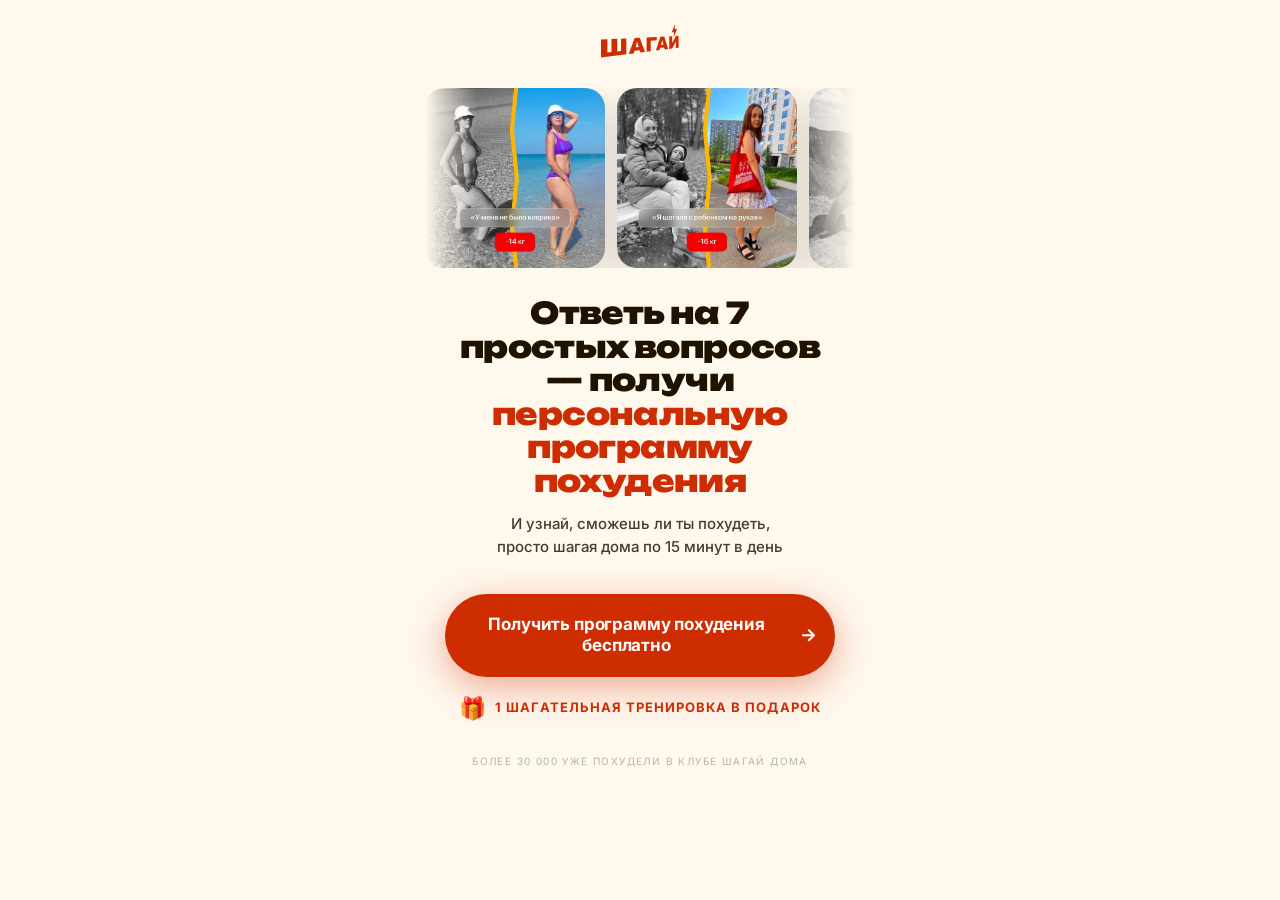
<file: index.html>
<!DOCTYPE html>
<html lang="ru">
<head>
  <meta charset="UTF-8">
  <!-- Pixel-fallback для гарантированного pageview-хита в TG/VK/MAX WebView -->
  <link rel="preconnect" href="https://mc.yandex.ru">
  <script>new Image().src = 'https://mc.yandex.ru/watch/108598378?rn=' + Date.now();</script>

  <meta name="viewport" content="width=device-width, initial-scale=1.0, viewport-fit=cover">
  <meta name="theme-color" content="#fff8ed">
  <meta http-equiv="Cache-Control" content="no-cache, no-store, must-revalidate">
  <meta http-equiv="Pragma" content="no-cache">
  <meta http-equiv="Expires" content="0">
  <title>Персональная программа похудения | ШАГАЙ ДОМА</title>
  <meta name="description" content="Ответь на 7 простых вопросов и получи бесплатную персональную программу похудения. Похудей, просто шагая дома по 15 минут в день.">

  <link rel="icon" type="image/svg+xml" href="./favicon.svg">
  <link rel="apple-touch-icon" href="./favicon.svg">

  <!-- Open Graph -->
  <meta property="og:type" content="website">
  <meta property="og:site_name" content="ШАГАЙ ДОМА">
  <meta property="og:title" content="Получи персональную программу похудения | ШАГАЙ ДОМА">
  <meta property="og:description" content="Ответь на 7 простых вопросов и получи бесплатную программу похудения. 1 шагательная тренировка в подарок.">
  <meta property="og:image" content="https://npopko55-cmd.github.io/walk-walk/images/pain-woman.jpg">
  <meta property="og:image:width" content="1200">
  <meta property="og:image:height" content="630">
  <meta property="og:url" content="https://npopko55-cmd.github.io/walk-walk/">
  <meta property="og:locale" content="ru_RU">

  <meta name="twitter:card" content="summary_large_image">
  <meta name="twitter:title" content="Получи персональную программу похудения | ШАГАЙ ДОМА">
  <meta name="twitter:description" content="Ответь на 7 простых вопросов и получи бесплатный план. 1 шагательная тренировка в подарок.">
  <meta name="twitter:image" content="https://npopko55-cmd.github.io/walk-walk/images/pain-woman.jpg">

  <!-- Yandex.Metrika -->
  <script type="text/javascript">
    (function(m,e,t,r,i,k,a){m[i]=m[i]||function(){(m[i].a=m[i].a||[]).push(arguments)};m[i].l=1*new Date();for (var j=0;j<document.scripts.length;j++){if (document.scripts[j].src===r){return;}}k=e.createElement(t),a=e.getElementsByTagName(t)[0],k.async=1,k.src=r,a.parentNode.insertBefore(k,a)})(window,document,'script','https://mc.yandex.ru/metrika/tag.js?id=108598378','ym');
    ym(108598378,'init',{ssr:true,webvisor:true,clickmap:true,ecommerce:"dataLayer",accurateTrackBounce:true,trackLinks:true});

    // ── Парные цели (источник × мессенджер) ────────────────────────────────
    // Шлёт ym(...,'reachGoal','<src>_<msg>_<event>') параллельно с обычной целью.
    // Источники: yad (Я.Директ), seed (посевы), targ (VK таргет).
    // Мессенджеры: tg / vk / max.
    (function () {
      // Декодер base64-payload из startapp (формат go.html: u<base64>).
      // Возвращает {utm_source, utm_campaign, erid, source_key} или null если не u-формат.
      window.__decodeStartappUtm = function (sp) {
        if (!sp || sp.charAt(0) !== 'u' || sp.length < 4) return null;
        try {
          var b64 = sp.slice(1).replace(/-/g, '+').replace(/_/g, '/');
          while (b64.length % 4) b64 += '=';
          var decoded = atob(b64);
          var parts = decoded.split('&');
          var out = {};
          parts.forEach(function (kv) {
            var ix = kv.indexOf('=');
            if (ix > 0) {
              var k = kv.slice(0, ix);
              var v = decodeURIComponent(kv.slice(ix + 1));
              if (k === 'f') {
                out.source_key = (v === 's') ? 'seed' : 'yad';
                out.utm_source = (v === 's') ? 'tg_seed' : 'yandex';
              } else if (k === 'c') {
                out.utm_campaign = v;
              } else if (k === 'e') {
                out.erid = v;
              }
            }
          });
          return out.source_key ? out : null;
        } catch (e) { return null; }
      };

      var BL = /^(retake|reset|test|debug|dev)$/i;
      function srcKey(){
        var src='', sp='';
        try { src = (new URLSearchParams(location.search).get('utm_source') || '').toLowerCase(); } catch(e){}
        try { sp  = ((window.Telegram&&Telegram.WebApp&&Telegram.WebApp.initDataUnsafe&&Telegram.WebApp.initDataUnsafe.start_param) || '').toLowerCase(); } catch(e){}
        if (!sp) { try { sp = ((window.max&&max.initDataUnsafe&&max.initDataUnsafe.start_param) || '').toLowerCase(); } catch(e){} }
        if (!sp && window.__vkParams) sp = String(window.__vkParams.startapp || window.__vkParams.start_param || '').toLowerCase();
        // Если startapp в формате u<base64> — декодируем
        var dec = window.__decodeStartappUtm(sp);
        if (dec && dec.source_key) return dec.source_key;
        if (src === 'yandex' || sp.indexOf('yad') === 0) return 'yad';
        if (src === 'vk_ads' || src === 'vk_target' || src === 'vk_targ' || /^cpc_vk|^cpm_vk/.test(src)) return 'targ';
        if (sp && !BL.test(sp) && sp.indexOf('yad') !== 0) return 'seed';
        if (src.indexOf('seed') === 0) return 'seed';
        return null;
      }
      function msgKey(){
        try {
          var med = (new URLSearchParams(location.search).get('utm_medium') || '').toLowerCase();
          if (med === 'vk_miniapp')  return 'vk';
          if (med === 'max_miniapp') return 'max';
          if (med === 'tg_miniapp')  return 'tg';
        } catch(e){}
        if (window.__msgPlatform) return window.__msgPlatform;
        if (window.__vkParams || (window.vkBridge && window.vkBridge.send)) return 'vk';
        if (window.max && window.max.initDataUnsafe) return 'max';
        if (window.Telegram && window.Telegram.WebApp) return 'tg';
        return null;
      }
      window.__pairGoal = function (event, params) {
        try {
          if (typeof ym !== 'function') return;
          var s = srcKey(), m = msgKey();
          if (!s || !m) return;
          ym(108598378, 'reachGoal', s + '_' + m + '_' + event, params || {});
        } catch(e){}
      };
    })();
  </script>
  <noscript><div><img src="https://mc.yandex.ru/watch/108598378" style="position:absolute;left:-9999px;" alt=""/></div></noscript>

  <!-- Telegram Mini App SDK -->
  <script src="https://telegram.org/js/telegram-web-app.js"></script>

  <link rel="preconnect" href="https://fonts.googleapis.com">
  <link rel="preconnect" href="https://fonts.gstatic.com" crossorigin>
  <link href="https://fonts.googleapis.com/css2?family=Unbounded:wght@400;700;800;900&family=Inter:wght@400;500;600;700&display=swap" rel="stylesheet">

  <style>
    *, *::before, *::after { margin: 0; padding: 0; box-sizing: border-box; }

    :root {
      --red: #ce2c01;
      --red-hover: #b52700;
      --orange: #ffb600;
      --dark: #1f1300;
      --cream: #fff8ed;
      --text-soft: #4a3a2a;
    }

    html, body {
      font-family: 'Inter', -apple-system, BlinkMacSystemFont, 'Segoe UI', sans-serif;
      -webkit-font-smoothing: antialiased;
      background: var(--cream);
      color: var(--dark);
      overflow-x: hidden;
    }

    .font-display {
      font-family: 'Unbounded', sans-serif;
      letter-spacing: -0.02em;
    }

    .page {
      min-height: 100svh;
      max-width: 430px;
      margin: 0 auto;
      display: flex;
      flex-direction: column;
      padding-inline: 20px;
    }

    /* ── Header ── */
    .header {
      padding: 24px 0 12px;
      display: flex;
      justify-content: center;
    }
    .header svg { height: 36px; width: auto; display: block; }

    /* ── Cases carousel ── */
    .cases-wrap {
      margin: 16px -20px 28px;
      overflow: hidden;
      -webkit-mask-image: linear-gradient(90deg, transparent, #000 12%, #000 88%, transparent);
      mask-image: linear-gradient(90deg, transparent, #000 12%, #000 88%, transparent);
    }
    .cases-track {
      display: flex;
      gap: 12px;
      width: max-content;
      animation: scroll 40s linear infinite;
    }
    .cases-track:hover { animation-play-state: paused; }
    @keyframes scroll {
      0% { transform: translateX(0); }
      100% { transform: translateX(calc(-50% - 6px)); }
    }
    .case-card {
      width: 180px;
      height: 180px;
      border-radius: 20px;
      overflow: hidden;
      box-shadow: 0 12px 36px rgba(0,0,0,.14);
      flex-shrink: 0;
      background: #eee;
    }
    .case-card img {
      width: 100%;
      height: 100%;
      object-fit: cover;
      display: block;
    }

    /* ── Hero text ── */
    .hero {
      text-align: center;
      padding: 0 4px;
    }
    .hero h1 {
      font-family: 'Unbounded', sans-serif;
      font-weight: 900;
      font-size: clamp(24px, 6.6vw, 30px);
      line-height: 1.12;
      letter-spacing: -0.02em;
      color: var(--dark);
      text-wrap: balance;
      margin-bottom: 14px;
    }
    .hero h1 .accent { color: var(--red); }
    .hero p {
      font-size: 15px;
      line-height: 1.55;
      color: var(--text-soft);
      font-weight: 500;
      max-width: 340px;
      margin: 0 auto;
      text-wrap: balance;
    }

    /* ── CTA block ── */
    .cta-block {
      margin-top: 36px;
      padding: 0 0 20px;
    }
    .btn-primary {
      display: flex;
      width: 100%;
      align-items: center;
      justify-content: center;
      gap: 10px;
      background: var(--red);
      color: #fff;
      font-weight: 700;
      font-size: 17px;
      font-family: 'Inter', sans-serif;
      padding: 20px 18px;
      border: none;
      border-radius: 999px;
      text-decoration: none;
      text-align: center;
      box-shadow: 0 10px 36px rgba(206,44,1,.38);
      transition: transform .15s ease, background .2s ease, box-shadow .2s ease;
      cursor: pointer;
      letter-spacing: -0.01em;
      line-height: 1.25;
    }
    .btn-primary__label { text-align: center; }
    .btn-primary:hover { background: var(--red-hover); }
    .btn-primary:active { transform: scale(.98); }
    .btn-primary__arrow {
      display: inline-flex;
      font-size: 18px;
      line-height: 1;
    }

    .gift-caption {
      margin-top: 20px;
      display: flex;
      align-items: center;
      justify-content: center;
      gap: 8px;
      color: var(--red);
      font-weight: 700;
      font-size: 13px;
      text-transform: uppercase;
      letter-spacing: 0.08em;
    }
    .gift-caption__emoji { font-size: 22px; line-height: 1; flex-shrink: 0; }
    .gift-caption__text { text-align: center; line-height: 1.3; }

    /* ── Footer ── */
    .footer {
      padding: 16px 0 28px;
      text-align: center;
      color: #b9b3a8;
      font-size: 10px;
      letter-spacing: 0.14em;
      text-transform: uppercase;
    }

    /* ── Small screens ── */
    @media (max-width: 360px) {
      .case-card { width: 160px; height: 160px; }
      .hero h1 { font-size: 22px; }
      .btn-primary { font-size: 15px; padding: 18px 14px; }
    }
  </style>
</head>
<body>
  <div class="page">
    <!-- Header -->
    <header class="header">
      <a href="/" aria-label="ШАГАЙ ДОМА">
        <svg viewBox="0 0 106.01 49.13" fill="none" aria-hidden="true">
          <path d="M27.36 36.85L22.19 37.4V20.22L14.26 20.6V38.26L8.68 38.86V20.87L0 21.28V45.81L34.6 41.41V19.62L27.36 19.97V36.85Z" fill="#CF2C02"/>
          <path d="M45.94 19.08L37.8 41.01L44.66 40.14L45.69 36.55L52.88 35.73L53.87 38.97L60.11 38.17L52.84 18.75L45.94 19.08ZM47.1 31.89L49.36 24.26L51.6 31.46L47.1 31.89Z" fill="#CF2C02"/>
          <path d="M76.12 17.63L62.29 18.29V37.9L67.87 37.19V22.73L76.12 22.18V17.63Z" fill="#CF2C02"/>
          <path d="M87 34.76L91.75 34.15L86.22 17.15L81.01 17.4L74.91 36.29L80.05 35.64L80.83 32.55L86.25 31.93L87 34.76ZM81.88 28.52L83.58 21.92L85.28 28.19L81.88 28.52Z" fill="#CF2C02"/>
          <path d="M102.2 23.79V32.82L105.92 32.35V16.2L102.22 16.38L97.21 25.93V16.62L93.16 16.81V33.97L97.21 33.46L102.2 23.79Z" fill="#CF2C02"/>
          <path d="M99.07 18.22L103.82 6.75L100.67 6.76L101.32 0L96.48 11.33L99.58 11.26L99.07 18.22Z" fill="#CF2C02"/>
        </svg>
      </a>
    </header>

    <!-- Cases carousel -->
    <div class="cases-wrap">
      <div class="cases-track">
        <div class="case-card"><img src="./images/cases/1.webp" alt="Результат −14 кг" loading="eager"></div>
        <div class="case-card"><img src="./images/cases/2.webp" alt="Результат −12 кг" loading="eager"></div>
        <div class="case-card"><img src="./images/cases/3.webp" alt="Результат −16 кг" loading="eager"></div>
        <div class="case-card"><img src="./images/cases/4.webp" alt="Результат −11 кг" loading="eager"></div>
        <div class="case-card"><img src="./images/cases/5.webp" alt="Результат" loading="lazy"></div>
        <div class="case-card"><img src="./images/cases/6.webp" alt="Результат" loading="lazy"></div>
        <div class="case-card"><img src="./images/cases/7.webp" alt="Результат" loading="lazy"></div>
        <div class="case-card"><img src="./images/cases/8.webp" alt="Результат" loading="lazy"></div>
        <!-- Duplicate for seamless loop -->
        <div class="case-card"><img src="./images/cases/1.webp" alt="" loading="lazy"></div>
        <div class="case-card"><img src="./images/cases/2.webp" alt="" loading="lazy"></div>
        <div class="case-card"><img src="./images/cases/3.webp" alt="" loading="lazy"></div>
        <div class="case-card"><img src="./images/cases/4.webp" alt="" loading="lazy"></div>
        <div class="case-card"><img src="./images/cases/5.webp" alt="" loading="lazy"></div>
        <div class="case-card"><img src="./images/cases/6.webp" alt="" loading="lazy"></div>
        <div class="case-card"><img src="./images/cases/7.webp" alt="" loading="lazy"></div>
        <div class="case-card"><img src="./images/cases/8.webp" alt="" loading="lazy"></div>
      </div>
    </div>

    <!-- Hero -->
    <section class="hero">
      <h1>
        Ответь на 7 простых вопросов — получи <span class="accent">персональную программу похудения</span>
      </h1>
      <p>И узнай, сможешь ли ты похудеть, просто шагая дома по 15 минут в день</p>
    </section>

    <!-- CTA -->
    <div class="cta-block">
      <a id="cta-quiz-start" href="./quiz.html" class="btn-primary">
        <span class="btn-primary__label">Получить программу похудения бесплатно</span>
        <span class="btn-primary__arrow" aria-hidden="true">→</span>
      </a>
      <div class="gift-caption">
        <span class="gift-caption__emoji">🎁</span>
        <span class="gift-caption__text">1 шагательная тренировка в подарок</span>
      </div>
    </div>

    <footer class="footer">
      Более 30 000 уже похудели в клубе ШАГАЙ ДОМА
    </footer>
  </div>

  <script>
    // Возврат пользователя, прошедшего квиз ранее: сразу на plan.html с ответами
    (function () {
      try {
        var incoming = new URLSearchParams(window.location.search);
        var _tg = window.Telegram && window.Telegram.WebApp;
        var startParam = _tg && _tg.initDataUnsafe && _tg.initDataUnsafe.start_param;

        // Retake-триггер: ?retake=1 в URL или startapp=retake|reset в TG
        if (incoming.get('retake') === '1' || startParam === 'retake' || startParam === 'reset') {
          try {
            localStorage.removeItem('shagay_quiz_v1');
            Object.keys(localStorage).forEach(function (k) {
              if (k.indexOf('shagay_quiz_v1_') === 0) localStorage.removeItem(k);
            });
          } catch (_) {}
          return;
        }

        var tgId = (_tg && _tg.initDataUnsafe && _tg.initDataUnsafe.user && _tg.initDataUnsafe.user.id) || '';
        var saved = null;
        if (tgId) {
          var a = localStorage.getItem('shagay_quiz_v1_' + tgId);
          if (a) saved = JSON.parse(a);
        }
        if (!saved) {
          var b = localStorage.getItem('shagay_quiz_v1');
          if (b) saved = JSON.parse(b);
        }
        if (!saved || saved.age == null) return;

        var params = new URLSearchParams();
        ['age','height','weight','goal','tries','lifestyle','readiness'].forEach(function (k) {
          if (saved[k] != null) params.set(k, saved[k]);
        });

        // TG user → name + tg_id
        if (_tg && _tg.initDataUnsafe && _tg.initDataUnsafe.user) {
          var u = _tg.initDataUnsafe.user;
          if (u.id) params.set('tg_id', u.id);
          if (u.first_name) params.set('name', u.first_name);
        }

        // startapp → utm_source для возвращенцев
        if (_tg && _tg.initDataUnsafe && _tg.initDataUnsafe.start_param) {
          if (!incoming.get('utm_source')) params.set('utm_source', _tg.initDataUnsafe.start_param);
          if (!incoming.get('utm_medium')) params.set('utm_medium', 'tg_miniapp');
        }

        incoming.forEach(function (val, key) {
          if (!params.has(key)) params.set(key, val);
        });
        if (!params.has('sb_id')) params.set('sb_id', 'site');
        params.set('returning', '1');

        try { if (typeof ym === 'function') ym(108598378, 'reachGoal', 'returning_user'); } catch (e) {}

        window.location.replace('./plan.html?' + params.toString());
      } catch (e) {}
    })();

    // Telegram Mini App init + startapp → utm_source
    (function () {
      var tg = window.Telegram && window.Telegram.WebApp;
      if (!tg) return;
      try {
        tg.ready();
        tg.expand();
        if (tg.disableVerticalSwipes) tg.disableVerticalSwipes();
        if (tg.setHeaderColor) tg.setHeaderColor('#fff8ed');
        if (tg.setBackgroundColor) tg.setBackgroundColor('#fff8ed');
      } catch (e) {}

      // Достаём startapp-параметр из прямой ссылки t.me/bot/plan?startapp=XXX
      // и прокидываем в URL как utm_source, чтобы подхватила метрика
      try {
        var startParam = tg.initDataUnsafe && tg.initDataUnsafe.start_param;
        if (startParam) {
          var url = new URL(window.location.href);
          if (!url.searchParams.get('utm_source')) {
            url.searchParams.set('utm_source', startParam);
          }
          if (!url.searchParams.get('utm_medium')) {
            url.searchParams.set('utm_medium', 'tg_miniapp');
          }
          window.history.replaceState({}, '', url);
          // Оповещаем метрику о кастомном параметре визита
          try {
            if (typeof ym === 'function') {
              ym(108598378, 'params', { utm_source: startParam, tg_miniapp: 1 });
              ym(108598378, 'reachGoal', 'app_open', { utm_source: startParam });
              if (window.__pairGoal) window.__pairGoal('app_open', { utm_source: startParam });
            }
          } catch (e) {}
        } else {
          try {
            if (typeof ym === 'function') ym(108598378, 'reachGoal', 'app_open');
            if (window.__pairGoal) window.__pairGoal('app_open');
          } catch (e) {}
        }
      } catch (e) {}
    })();

    // Preserve query params (utm, sb_id, startapp) when navigating to quiz + haptic on tap
    (function () {
      var cta = document.getElementById('cta-quiz-start');
      if (!cta) return;
      function updateHref() {
        var qs = window.location.search || '';
        cta.href = './quiz.html' + qs;
      }
      updateHref();
      cta.addEventListener('click', function () {
        updateHref();
        try {
          var tg = window.Telegram && window.Telegram.WebApp;
          if (tg && tg.HapticFeedback) tg.HapticFeedback.impactOccurred('medium');
          if (typeof ym === 'function') ym(108598378, 'reachGoal', 'cta_to_quiz');
          if (window.__pairGoal) window.__pairGoal('cta_to_quiz');
        } catch (e) {}
      });
    })();
  </script>
</body>
</html>
</file>
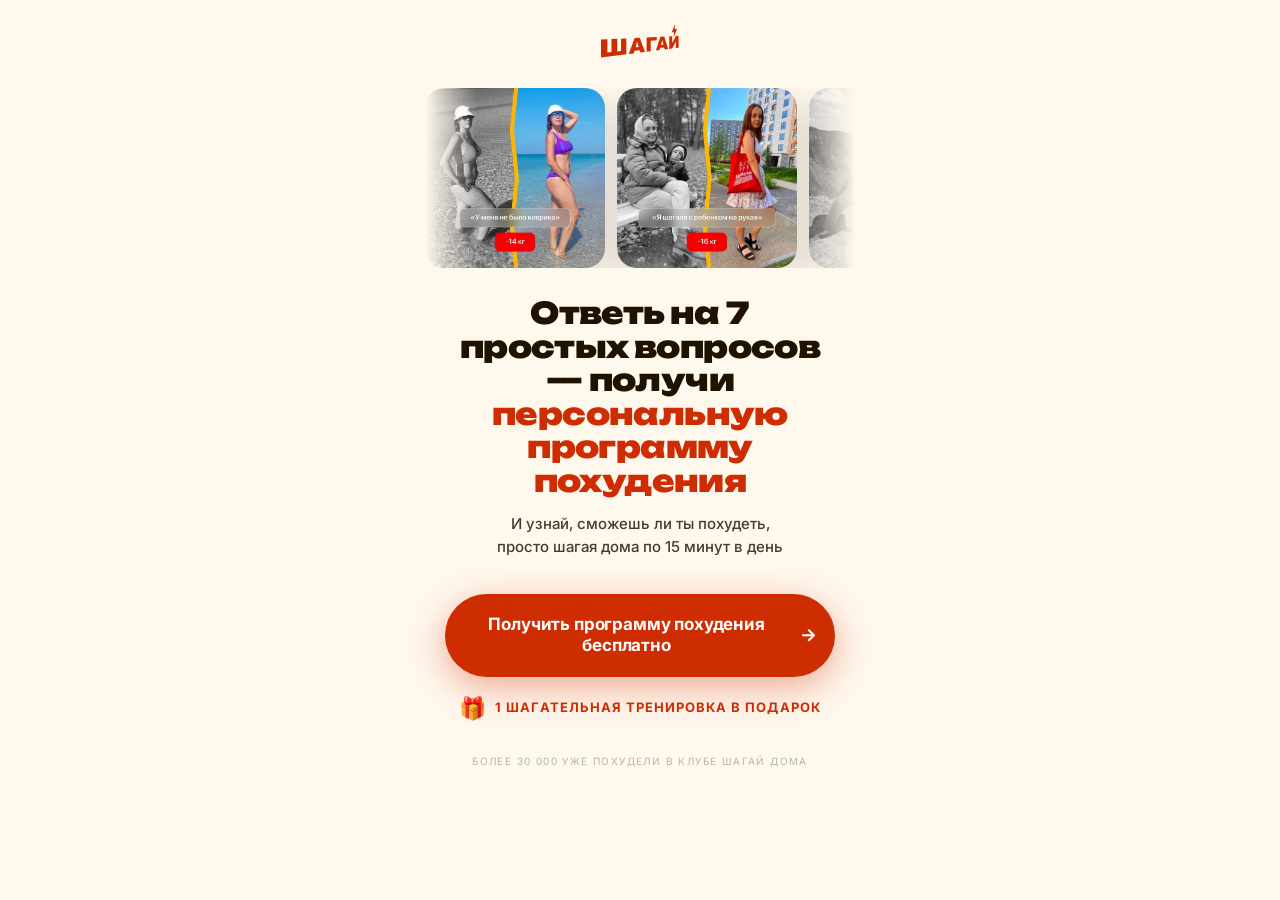
<file: max/index.html>
<!DOCTYPE html>
<html lang="ru">
<head>
  <meta charset="UTF-8">
  <!-- Pixel-fallback для гарантированного pageview-хита в TG/VK/MAX WebView -->
  <link rel="preconnect" href="https://mc.yandex.ru">
  <script>new Image().src = 'https://mc.yandex.ru/watch/108598378?rn=' + Date.now();</script>

  <meta name="viewport" content="width=device-width, initial-scale=1.0, viewport-fit=cover">
  <meta name="theme-color" content="#fff8ed">
  <meta http-equiv="Cache-Control" content="no-cache, no-store, must-revalidate">
  <meta http-equiv="Pragma" content="no-cache">
  <meta http-equiv="Expires" content="0">
  <title>Персональная программа похудения | ШАГАЙ ДОМА</title>
  <meta name="description" content="Ответь на 7 простых вопросов и получи бесплатную персональную программу похудения. Похудей, просто шагая дома по 15 минут в день.">
  <meta name="robots" content="noindex,follow">

  <link rel="icon" type="image/svg+xml" href="../favicon.svg">
  <link rel="apple-touch-icon" href="../favicon.svg">

  <!-- Open Graph -->
  <meta property="og:type" content="website">
  <meta property="og:site_name" content="ШАГАЙ ДОМА">
  <meta property="og:title" content="Получи персональную программу похудения | ШАГАЙ ДОМА">
  <meta property="og:description" content="Ответь на 7 простых вопросов и получи бесплатную программу похудения. 1 шагательная тренировка в подарок.">
  <meta property="og:image" content="https://npopko55-cmd.github.io/walk-walk/images/pain-woman.jpg">
  <meta property="og:image:width" content="1200">
  <meta property="og:image:height" content="630">
  <meta property="og:url" content="https://npopko55-cmd.github.io/walk-walk/max/">
  <meta property="og:locale" content="ru_RU">

  <meta name="twitter:card" content="summary_large_image">
  <meta name="twitter:title" content="Получи персональную программу похудения | ШАГАЙ ДОМА">
  <meta name="twitter:description" content="Ответь на 7 простых вопросов и получи бесплатный план. 1 шагательная тренировка в подарок.">
  <meta name="twitter:image" content="https://npopko55-cmd.github.io/walk-walk/images/pain-woman.jpg">

  <!-- Yandex.Metrika -->
  <script type="text/javascript">
    (function(m,e,t,r,i,k,a){m[i]=m[i]||function(){(m[i].a=m[i].a||[]).push(arguments)};m[i].l=1*new Date();for (var j=0;j<document.scripts.length;j++){if (document.scripts[j].src===r){return;}}k=e.createElement(t),a=e.getElementsByTagName(t)[0],k.async=1,k.src=r,a.parentNode.insertBefore(k,a)})(window,document,'script','https://mc.yandex.ru/metrika/tag.js?id=108598378','ym');
    ym(108598378,'init',{ssr:true,webvisor:true,clickmap:true,ecommerce:"dataLayer",accurateTrackBounce:true,trackLinks:true});

    // ── Парные цели (источник × мессенджер) ── см. /index.html
    window.__msgPlatform = 'max';
    (function () {
      // Декодер base64-payload из startapp (формат go.html: u<base64>).
      // Возвращает {utm_source, utm_campaign, erid, source_key} или null если не u-формат.
      window.__decodeStartappUtm = function (sp) {
        if (!sp || sp.charAt(0) !== 'u' || sp.length < 4) return null;
        try {
          var b64 = sp.slice(1).replace(/-/g, '+').replace(/_/g, '/');
          while (b64.length % 4) b64 += '=';
          var decoded = atob(b64);
          var parts = decoded.split('&');
          var out = {};
          parts.forEach(function (kv) {
            var ix = kv.indexOf('=');
            if (ix > 0) {
              var k = kv.slice(0, ix);
              var v = decodeURIComponent(kv.slice(ix + 1));
              if (k === 'f') {
                out.source_key = (v === 's') ? 'seed' : 'yad';
                out.utm_source = (v === 's') ? 'tg_seed' : 'yandex';
              } else if (k === 'c') {
                out.utm_campaign = v;
              } else if (k === 'e') {
                out.erid = v;
              }
            }
          });
          return out.source_key ? out : null;
        } catch (e) { return null; }
      };

      var BL = /^(retake|reset|test|debug|dev)$/i;
      function srcKey(){
        var src='', sp='';
        try { src = (new URLSearchParams(location.search).get('utm_source') || '').toLowerCase(); } catch(e){}
        try { sp  = ((window.Telegram&&Telegram.WebApp&&Telegram.WebApp.initDataUnsafe&&Telegram.WebApp.initDataUnsafe.start_param) || '').toLowerCase(); } catch(e){}
        if (!sp) { try { sp = ((window.max&&max.initDataUnsafe&&max.initDataUnsafe.start_param) || '').toLowerCase(); } catch(e){} }
        if (!sp && window.__vkParams) sp = String(window.__vkParams.startapp || window.__vkParams.start_param || '').toLowerCase();
        // Если startapp в формате u<base64> — декодируем
        var dec = window.__decodeStartappUtm(sp);
        if (dec && dec.source_key) return dec.source_key;
        if (src === 'yandex' || sp.indexOf('yad') === 0) return 'yad';
        if (src === 'vk_ads' || src === 'vk_target' || src === 'vk_targ' || /^cpc_vk|^cpm_vk/.test(src)) return 'targ';
        if (sp && !BL.test(sp) && sp.indexOf('yad') !== 0) return 'seed';
        if (src.indexOf('seed') === 0) return 'seed';
        return null;
      }
      function msgKey(){
        try {
          var med = (new URLSearchParams(location.search).get('utm_medium') || '').toLowerCase();
          if (med === 'vk_miniapp')  return 'vk';
          if (med === 'max_miniapp') return 'max';
          if (med === 'tg_miniapp')  return 'tg';
        } catch(e){}
        if (window.__msgPlatform) return window.__msgPlatform;
        if (window.__vkParams || (window.vkBridge && window.vkBridge.send)) return 'vk';
        if (window.max && window.max.initDataUnsafe) return 'max';
        if (window.Telegram && window.Telegram.WebApp) return 'tg';
        return null;
      }
      window.__pairGoal = function (event, params) {
        try {
          if (typeof ym !== 'function') return;
          var s = srcKey(), m = msgKey();
          if (!s || !m) return;
          ym(108598378, 'reachGoal', s + '_' + m + '_' + event, params || {});
        } catch(e){}
      };
    })();
  </script>
  <noscript><div><img src="https://mc.yandex.ru/watch/108598378" style="position:absolute;left:-9999px;" alt=""/></div></noscript>

  <link rel="preconnect" href="https://fonts.googleapis.com">
  <link rel="preconnect" href="https://fonts.gstatic.com" crossorigin>
  <link href="https://fonts.googleapis.com/css2?family=Unbounded:wght@400;700;800;900&family=Inter:wght@400;500;600;700&display=swap" rel="stylesheet">

  <style>
    *, *::before, *::after { margin: 0; padding: 0; box-sizing: border-box; }

    :root {
      --red: #ce2c01;
      --red-hover: #b52700;
      --orange: #ffb600;
      --dark: #1f1300;
      --cream: #fff8ed;
      --text-soft: #4a3a2a;
    }

    html, body {
      font-family: 'Inter', -apple-system, BlinkMacSystemFont, 'Segoe UI', sans-serif;
      -webkit-font-smoothing: antialiased;
      background: var(--cream);
      color: var(--dark);
      overflow-x: hidden;
    }

    .font-display {
      font-family: 'Unbounded', sans-serif;
      letter-spacing: -0.02em;
    }

    .page {
      min-height: 100svh;
      max-width: 430px;
      margin: 0 auto;
      display: flex;
      flex-direction: column;
      padding-inline: 20px;
    }

    .header {
      padding: 24px 0 12px;
      display: flex;
      justify-content: center;
    }
    .header svg { height: 36px; width: auto; display: block; }

    .cases-wrap {
      margin: 16px -20px 28px;
      overflow: hidden;
      -webkit-mask-image: linear-gradient(90deg, transparent, #000 12%, #000 88%, transparent);
      mask-image: linear-gradient(90deg, transparent, #000 12%, #000 88%, transparent);
    }
    .cases-track {
      display: flex;
      gap: 12px;
      width: max-content;
      animation: scroll 40s linear infinite;
    }
    .cases-track:hover { animation-play-state: paused; }
    @keyframes scroll {
      0% { transform: translateX(0); }
      100% { transform: translateX(calc(-50% - 6px)); }
    }
    .case-card {
      width: 180px;
      height: 180px;
      border-radius: 20px;
      overflow: hidden;
      box-shadow: 0 12px 36px rgba(0,0,0,.14);
      flex-shrink: 0;
      background: #eee;
    }
    .case-card img {
      width: 100%;
      height: 100%;
      object-fit: cover;
      display: block;
    }

    .hero {
      text-align: center;
      padding: 0 4px;
    }
    .hero h1 {
      font-family: 'Unbounded', sans-serif;
      font-weight: 900;
      font-size: clamp(24px, 6.6vw, 30px);
      line-height: 1.12;
      letter-spacing: -0.02em;
      color: var(--dark);
      text-wrap: balance;
      margin-bottom: 14px;
    }
    .hero h1 .accent { color: var(--red); }
    .hero p {
      font-size: 15px;
      line-height: 1.55;
      color: var(--text-soft);
      font-weight: 500;
      max-width: 340px;
      margin: 0 auto;
      text-wrap: balance;
    }

    .cta-block {
      margin-top: 36px;
      padding: 0 0 20px;
    }
    .btn-primary {
      display: flex;
      width: 100%;
      align-items: center;
      justify-content: center;
      gap: 10px;
      background: var(--red);
      color: #fff;
      font-weight: 700;
      font-size: 17px;
      font-family: 'Inter', sans-serif;
      padding: 20px 18px;
      border: none;
      border-radius: 999px;
      text-decoration: none;
      text-align: center;
      box-shadow: 0 10px 36px rgba(206,44,1,.38);
      transition: transform .15s ease, background .2s ease, box-shadow .2s ease;
      cursor: pointer;
      letter-spacing: -0.01em;
      line-height: 1.25;
    }
    .btn-primary__label { text-align: center; }
    .btn-primary:hover { background: var(--red-hover); }
    .btn-primary:active { transform: scale(.98); }
    .btn-primary__arrow { display: inline-flex; font-size: 18px; line-height: 1; }

    .gift-caption {
      margin-top: 20px;
      display: flex;
      align-items: center;
      justify-content: center;
      gap: 8px;
      color: var(--red);
      font-weight: 700;
      font-size: 13px;
      text-transform: uppercase;
      letter-spacing: 0.08em;
    }
    .gift-caption__emoji { font-size: 22px; line-height: 1; flex-shrink: 0; }
    .gift-caption__text { text-align: center; line-height: 1.3; }

    .footer {
      padding: 16px 0 28px;
      text-align: center;
      color: #b9b3a8;
      font-size: 10px;
      letter-spacing: 0.14em;
      text-transform: uppercase;
    }

    @media (max-width: 360px) {
      .case-card { width: 160px; height: 160px; }
      .hero h1 { font-size: 22px; }
      .btn-primary { font-size: 15px; padding: 18px 14px; }
    }
  </style>
</head>
<body>
  <div class="page">
    <header class="header">
      <a href="/walk-walk/max/" aria-label="ШАГАЙ ДОМА">
        <svg viewBox="0 0 106.01 49.13" fill="none" aria-hidden="true">
          <path d="M27.36 36.85L22.19 37.4V20.22L14.26 20.6V38.26L8.68 38.86V20.87L0 21.28V45.81L34.6 41.41V19.62L27.36 19.97V36.85Z" fill="#CF2C02"/>
          <path d="M45.94 19.08L37.8 41.01L44.66 40.14L45.69 36.55L52.88 35.73L53.87 38.97L60.11 38.17L52.84 18.75L45.94 19.08ZM47.1 31.89L49.36 24.26L51.6 31.46L47.1 31.89Z" fill="#CF2C02"/>
          <path d="M76.12 17.63L62.29 18.29V37.9L67.87 37.19V22.73L76.12 22.18V17.63Z" fill="#CF2C02"/>
          <path d="M87 34.76L91.75 34.15L86.22 17.15L81.01 17.4L74.91 36.29L80.05 35.64L80.83 32.55L86.25 31.93L87 34.76ZM81.88 28.52L83.58 21.92L85.28 28.19L81.88 28.52Z" fill="#CF2C02"/>
          <path d="M102.2 23.79V32.82L105.92 32.35V16.2L102.22 16.38L97.21 25.93V16.62L93.16 16.81V33.97L97.21 33.46L102.2 23.79Z" fill="#CF2C02"/>
          <path d="M99.07 18.22L103.82 6.75L100.67 6.76L101.32 0L96.48 11.33L99.58 11.26L99.07 18.22Z" fill="#CF2C02"/>
        </svg>
      </a>
    </header>

    <div class="cases-wrap">
      <div class="cases-track">
        <div class="case-card"><img src="../images/cases/1.webp" alt="Результат −14 кг" loading="eager"></div>
        <div class="case-card"><img src="../images/cases/2.webp" alt="Результат −12 кг" loading="eager"></div>
        <div class="case-card"><img src="../images/cases/3.webp" alt="Результат −16 кг" loading="eager"></div>
        <div class="case-card"><img src="../images/cases/4.webp" alt="Результат −11 кг" loading="eager"></div>
        <div class="case-card"><img src="../images/cases/5.webp" alt="Результат" loading="lazy"></div>
        <div class="case-card"><img src="../images/cases/6.webp" alt="Результат" loading="lazy"></div>
        <div class="case-card"><img src="../images/cases/7.webp" alt="Результат" loading="lazy"></div>
        <div class="case-card"><img src="../images/cases/8.webp" alt="Результат" loading="lazy"></div>
        <div class="case-card"><img src="../images/cases/1.webp" alt="" loading="lazy"></div>
        <div class="case-card"><img src="../images/cases/2.webp" alt="" loading="lazy"></div>
        <div class="case-card"><img src="../images/cases/3.webp" alt="" loading="lazy"></div>
        <div class="case-card"><img src="../images/cases/4.webp" alt="" loading="lazy"></div>
        <div class="case-card"><img src="../images/cases/5.webp" alt="" loading="lazy"></div>
        <div class="case-card"><img src="../images/cases/6.webp" alt="" loading="lazy"></div>
        <div class="case-card"><img src="../images/cases/7.webp" alt="" loading="lazy"></div>
        <div class="case-card"><img src="../images/cases/8.webp" alt="" loading="lazy"></div>
      </div>
    </div>

    <section class="hero">
      <h1>
        Ответь на 7 простых вопросов — получи <span class="accent">персональную программу похудения</span>
      </h1>
      <p>И узнай, сможешь ли ты похудеть, просто шагая дома по 15 минут в день</p>
    </section>

    <div class="cta-block">
      <a id="cta-quiz-start" href="./quiz.html" class="btn-primary">
        <span class="btn-primary__label">Получить программу похудения бесплатно</span>
        <span class="btn-primary__arrow" aria-hidden="true">→</span>
      </a>
      <div class="gift-caption">
        <span class="gift-caption__emoji">🎁</span>
        <span class="gift-caption__text">1 шагательная тренировка в подарок</span>
      </div>
    </div>

    <footer class="footer">
      Более 30 000 уже похудели в клубе ШАГАЙ ДОМА
    </footer>
  </div>

  <script>
    // ─────────────────────────────────────────────────────────────
    // MAX Mini App: дубль TG-воронки без рассылочной механики
    // ─────────────────────────────────────────────────────────────

    // Возврат пользователя, прошедшего квиз ранее: сразу на plan.html
    (function () {
      try {
        var incoming = new URLSearchParams(window.location.search);
        var max = window.WebApp || null;
        var startParam = max && max.initDataUnsafe && max.initDataUnsafe.start_param;

        // Retake-триггер: ?retake=1 в URL или startapp=retake|reset
        if (incoming.get('retake') === '1' || startParam === 'retake' || startParam === 'reset') {
          try {
            localStorage.removeItem('shagay_quiz_v1');
            Object.keys(localStorage).forEach(function (k) {
              if (k.indexOf('shagay_quiz_v1_') === 0) localStorage.removeItem(k);
            });
          } catch (_) {}
          return;
        }

        var maxId = (max && max.initDataUnsafe && max.initDataUnsafe.user && max.initDataUnsafe.user.id) || '';
        var saved = null;
        if (maxId) {
          var a = localStorage.getItem('shagay_quiz_v1_' + maxId);
          if (a) saved = JSON.parse(a);
        }
        if (!saved) {
          var b = localStorage.getItem('shagay_quiz_v1');
          if (b) saved = JSON.parse(b);
        }
        if (!saved || saved.age == null) return;

        var params = new URLSearchParams();
        ['age','height','weight','goal','tries','lifestyle','readiness'].forEach(function (k) {
          if (saved[k] != null) params.set(k, saved[k]);
        });

        // MAX user → name + max_id
        if (max && max.initDataUnsafe && max.initDataUnsafe.user) {
          var u = max.initDataUnsafe.user;
          if (u.id) params.set('max_id', u.id);
          if (u.first_name) params.set('name', u.first_name);
        }

        // startapp → utm_source для возвращенцев
        if (startParam) {
          if (!incoming.get('utm_source')) params.set('utm_source', startParam);
        }
        if (!incoming.get('utm_medium')) params.set('utm_medium', 'max_miniapp');

        incoming.forEach(function (val, key) {
          if (!params.has(key)) params.set(key, val);
        });
        if (!params.has('sb_id')) params.set('sb_id', 'max');
        params.set('returning', '1');
        params.set('platform', 'max');

        try { if (typeof ym === 'function') ym(108598378, 'reachGoal', 'max_returning_user'); } catch (e) {}

        window.location.replace('../plan.html?' + params.toString());
      } catch (e) {}
    })();

    // MAX Mini App init + startapp → utm_source
    (function () {
      var max = window.WebApp || null;
      if (max) {
        try {
          if (typeof max.ready === 'function') max.ready();
          if (typeof max.expand === 'function') max.expand();
          if (typeof max.setHeaderColor === 'function') max.setHeaderColor('#fff8ed');
          if (typeof max.setBackgroundColor === 'function') max.setBackgroundColor('#fff8ed');
        } catch (e) {}
      }

      try {
        var startParam = max && max.initDataUnsafe && max.initDataUnsafe.start_param;
        if (startParam) {
          var url = new URL(window.location.href);
          if (!url.searchParams.get('utm_source')) {
            url.searchParams.set('utm_source', startParam);
          }
          if (!url.searchParams.get('utm_medium')) {
            url.searchParams.set('utm_medium', 'max_miniapp');
          }
          window.history.replaceState({}, '', url);
          try {
            if (typeof ym === 'function') {
              ym(108598378, 'params', { utm_source: startParam, max_miniapp: 1 });
              ym(108598378, 'reachGoal', 'max_app_open', { utm_source: startParam });
              if (window.__pairGoal) window.__pairGoal('app_open', { utm_source: startParam });
            }
          } catch (e) {}
        } else {
          try {
            if (typeof ym === 'function') ym(108598378, 'reachGoal', 'max_app_open');
            if (window.__pairGoal) window.__pairGoal('app_open');
          } catch (e) {}
        }
      } catch (e) {}
    })();

    // CTA: переход на квиз с сохранением query params
    (function () {
      var cta = document.getElementById('cta-quiz-start');
      if (!cta) return;
      function updateHref() {
        var qs = window.location.search || '';
        cta.href = './quiz.html' + qs;
      }
      updateHref();
      cta.addEventListener('click', function () {
        updateHref();
        try {
          if (typeof ym === 'function') ym(108598378, 'reachGoal', 'max_cta_to_quiz');
          if (window.__pairGoal) window.__pairGoal('cta_to_quiz');
        } catch (e) {}
      });
    })();
  </script>
</body>
</html>
</file>
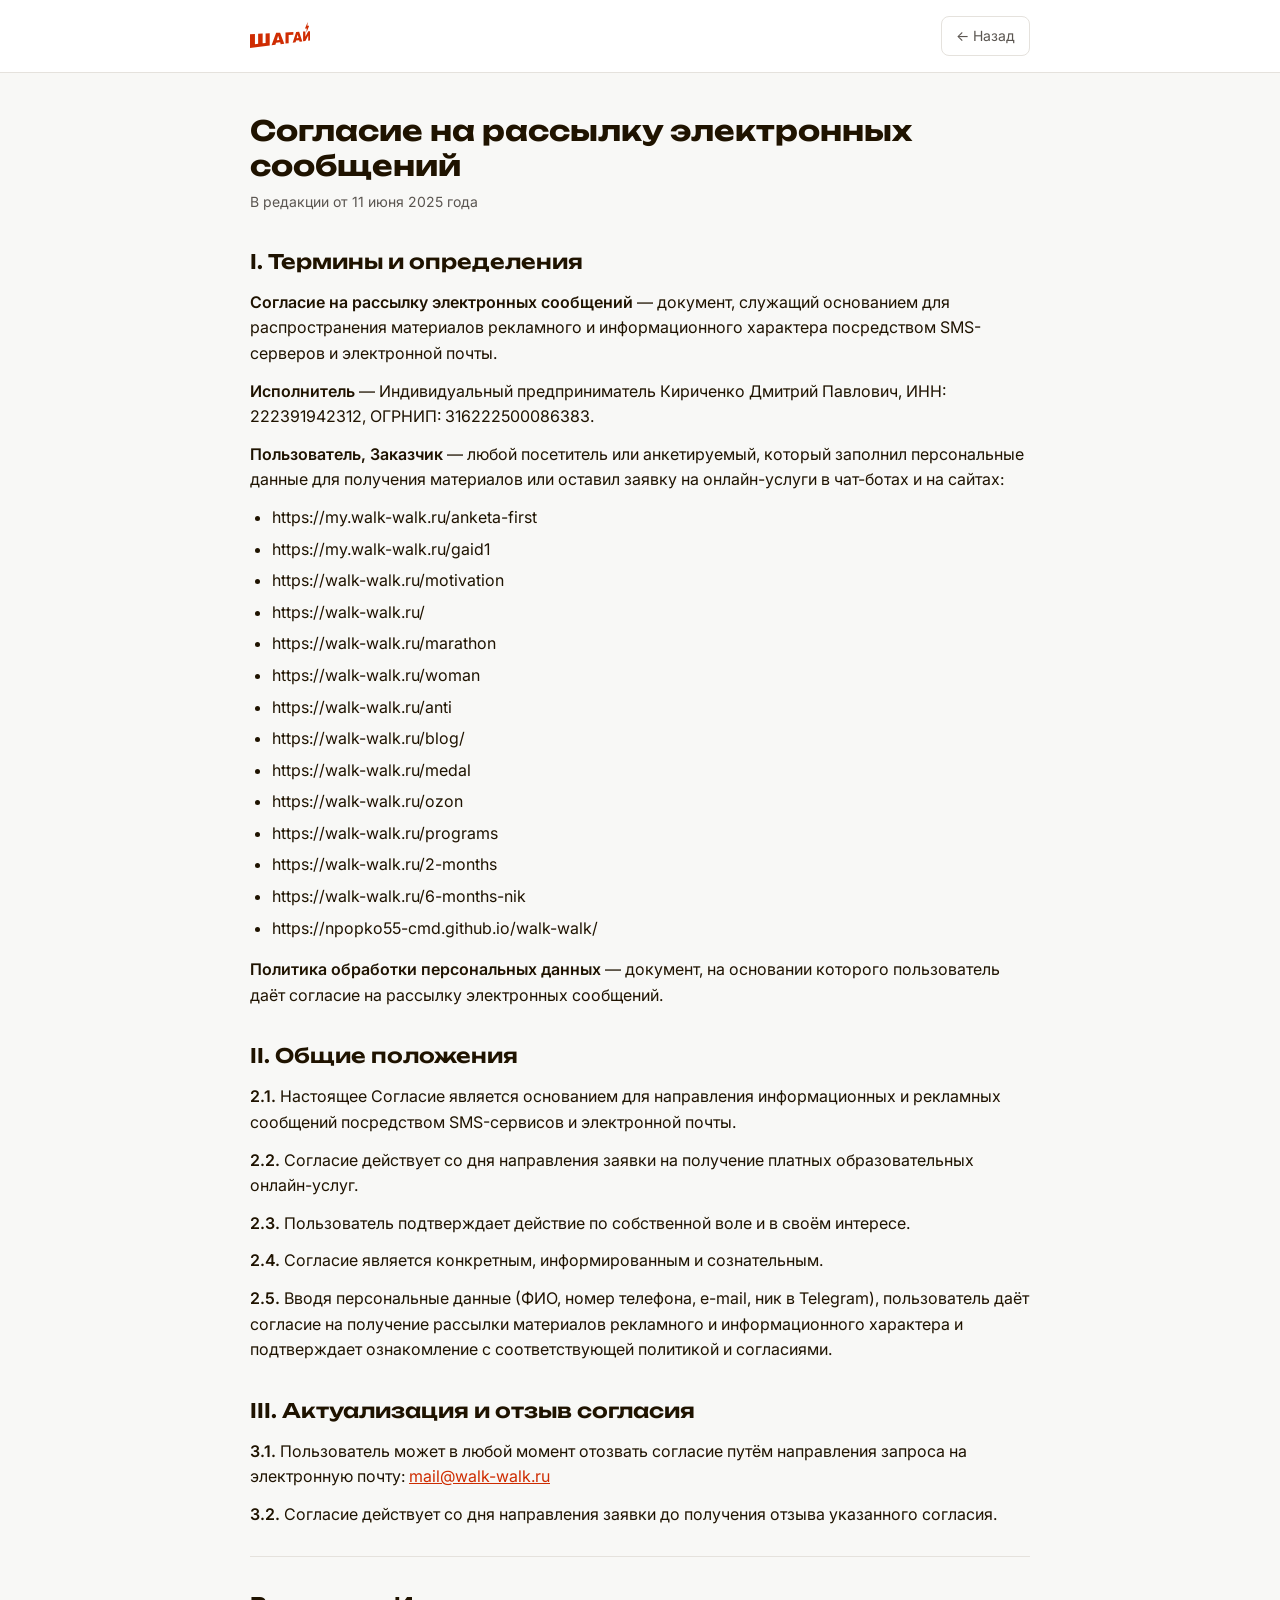
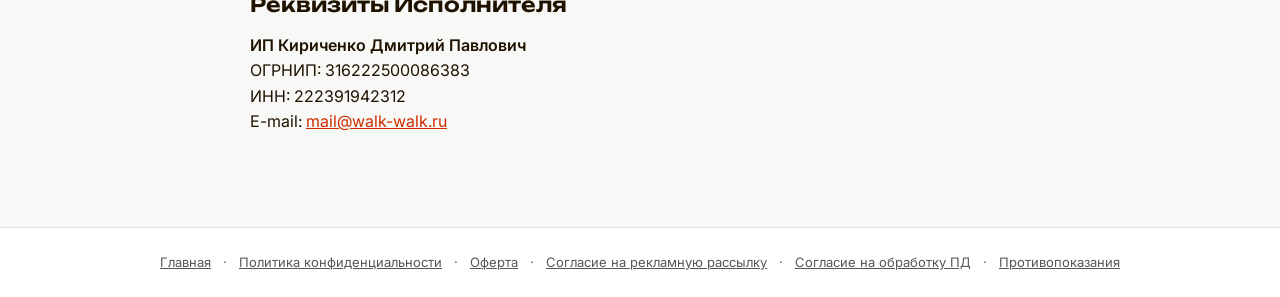
<file: ad.html>
<!DOCTYPE html>
<html lang="ru">
<head>
  <meta charset="UTF-8">
  <meta name="viewport" content="width=device-width, initial-scale=1.0">
  <meta name="theme-color" content="#ffffff">
  <title>Согласие на рекламную рассылку | ШАГАЙ ДОМА</title>
  <meta name="description" content="Согласие на рассылку электронных сообщений рекламного и информационного характера.">
  <meta name="robots" content="noindex,follow">
  <link rel="icon" type="image/svg+xml" href="./favicon.svg">

  <script type="text/javascript">
      (function(m,e,t,r,i,k,a){m[i]=m[i]||function(){(m[i].a=m[i].a||[]).push(arguments)};m[i].l=1*new Date();for (var j = 0; j < document.scripts.length; j++) {if (document.scripts[j].src === r) { return; }}k=e.createElement(t),a=e.getElementsByTagName(t)[0],k.async=1,k.src=r,a.parentNode.insertBefore(k,a)})(window, document,'script','https://mc.yandex.ru/metrika/tag.js?id=108598378', 'ym');
      ym(108598378, 'init', {ssr:true, webvisor:true, clickmap:true, ecommerce:"dataLayer", accurateTrackBounce:true, trackLinks:true});
  </script>
  <noscript><div><img src="https://mc.yandex.ru/watch/108598378" style="position:absolute; left:-9999px;" alt="" /></div></noscript>

  <link rel="preconnect" href="https://fonts.googleapis.com">
  <link rel="preconnect" href="https://fonts.gstatic.com" crossorigin>
  <link href="https://fonts.googleapis.com/css2?family=Unbounded:wght@600;700&family=Inter:wght@400;500;600;700&display=swap" rel="stylesheet">
  <link rel="stylesheet" href="./legal.css">
</head>
<body>

<header class="legal-header">
  <div class="legal-header__inner">
    <a href="./plan.html" class="legal-header__logo" aria-label="Шагай Дома">
      <svg xmlns="http://www.w3.org/2000/svg" viewBox="0 0 106.01 49.13" fill="none"><path d="M27.36 36.85l-5.17.56V20.22l-7.92.38v17.66l-5.59.6V20.87L0 21.28v24.53l34.6-4.4V19.62l-7.24.35zM45.94 19.08L37.8 41.01l6.87-.87 1.03-3.58 7.18-.82.99 3.23 6.24-.79-7.28-19.43zm1.16 12.82l2.26-7.63 2.24 7.2zM76.12 17.63L62.29 18.29v19.6l5.57-.71V22.73l8.25-.56zM87 34.76l4.75-.6L86.22 17.15l-5.21.25-6.1 18.9 5.14-.65.77-3.09 5.42-.62zm-5.12-6.23l1.7-6.61 1.69 6.28zM102.2 23.79v9.03l3.72-.47V16.2l-3.69.18-5.01 9.56V16.62l-4.05.19v17.16l4.05-.52zM99.07 18.22l4.75-11.47-3.16.01L101.32 0l-4.84 11.33 3.1-.08z" fill="#CF2C02"/></svg>
    </a>
    <a href="./plan.html" class="legal-header__back">← Назад</a>
  </div>
</header>

<main class="legal">
  <h1>Согласие на рассылку электронных сообщений</h1>
  <p class="legal__subtitle">В редакции от 11 июня 2025 года</p>

  <h2>I. Термины и определения</h2>
  <p><strong>Согласие на рассылку электронных сообщений</strong> — документ, служащий основанием для распространения материалов рекламного и информационного характера посредством SMS-серверов и электронной почты.</p>
  <p><strong>Исполнитель</strong> — Индивидуальный предприниматель Кириченко Дмитрий Павлович, ИНН: 222391942312, ОГРНИП: 316222500086383.</p>
  <p><strong>Пользователь, Заказчик</strong> — любой посетитель или анкетируемый, который заполнил персональные данные для получения материалов или оставил заявку на онлайн-услуги в чат-ботах и на сайтах:</p>
  <ul>
    <li>https://my.walk-walk.ru/anketa-first</li>
    <li>https://my.walk-walk.ru/gaid1</li>
    <li>https://walk-walk.ru/motivation</li>
    <li>https://walk-walk.ru/</li>
    <li>https://walk-walk.ru/marathon</li>
    <li>https://walk-walk.ru/woman</li>
    <li>https://walk-walk.ru/anti</li>
    <li>https://walk-walk.ru/blog/</li>
    <li>https://walk-walk.ru/medal</li>
    <li>https://walk-walk.ru/ozon</li>
    <li>https://walk-walk.ru/programs</li>
    <li>https://walk-walk.ru/2-months</li>
    <li>https://walk-walk.ru/6-months-nik</li>
    <li>https://npopko55-cmd.github.io/walk-walk/</li>
  </ul>
  <p><strong>Политика обработки персональных данных</strong> — документ, на основании которого пользователь даёт согласие на рассылку электронных сообщений.</p>

  <h2>II. Общие положения</h2>
  <p><strong>2.1.</strong> Настоящее Согласие является основанием для направления информационных и рекламных сообщений посредством SMS-сервисов и электронной почты.</p>
  <p><strong>2.2.</strong> Согласие действует со дня направления заявки на получение платных образовательных онлайн-услуг.</p>
  <p><strong>2.3.</strong> Пользователь подтверждает действие по собственной воле и в своём интересе.</p>
  <p><strong>2.4.</strong> Согласие является конкретным, информированным и сознательным.</p>
  <p><strong>2.5.</strong> Вводя персональные данные (ФИО, номер телефона, e-mail, ник в Telegram), пользователь даёт согласие на получение рассылки материалов рекламного и информационного характера и подтверждает ознакомление с соответствующей политикой и согласиями.</p>

  <h2>III. Актуализация и отзыв согласия</h2>
  <p><strong>3.1.</strong> Пользователь может в любой момент отозвать согласие путём направления запроса на электронную почту: <a href="mailto:mail@walk-walk.ru">mail@walk-walk.ru</a></p>
  <p><strong>3.2.</strong> Согласие действует со дня направления заявки до получения отзыва указанного согласия.</p>

  <hr>
  <h2>Реквизиты Исполнителя</h2>
  <p>
    <strong>ИП Кириченко Дмитрий Павлович</strong><br>
    ОГРНИП: 316222500086383<br>
    ИНН: 222391942312<br>
    E-mail: <a href="mailto:mail@walk-walk.ru">mail@walk-walk.ru</a>
  </p>
</main>

<footer class="legal-footer">
  <a href="./plan.html">Главная</a> ·
  <a href="./privacy.html">Политика конфиденциальности</a> ·
  <a href="./offer.html">Оферта</a> ·
  <a href="./ad.html">Согласие на рекламную рассылку</a> ·
  <a href="./approval.html">Согласие на обработку ПД</a> ·
  <a href="./safe.html">Противопоказания</a>
</footer>

</body>
</html>
</file>
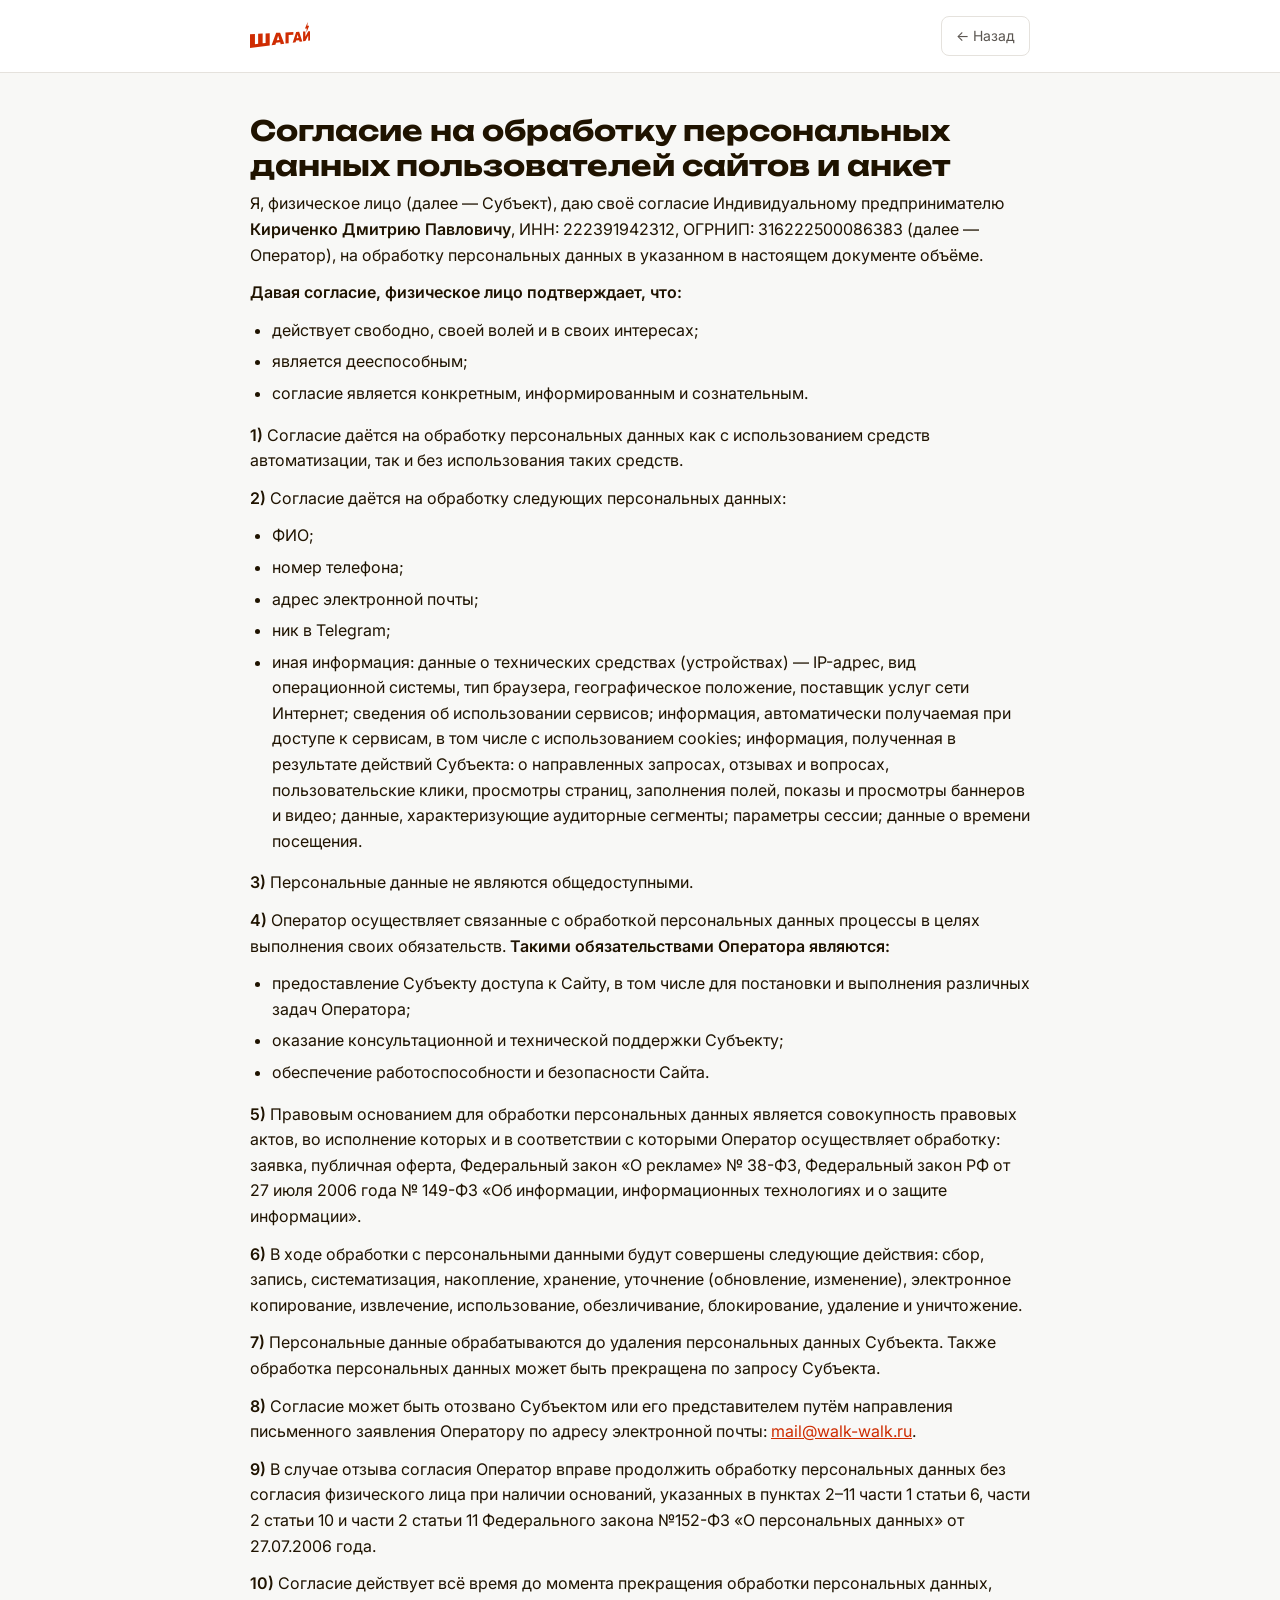
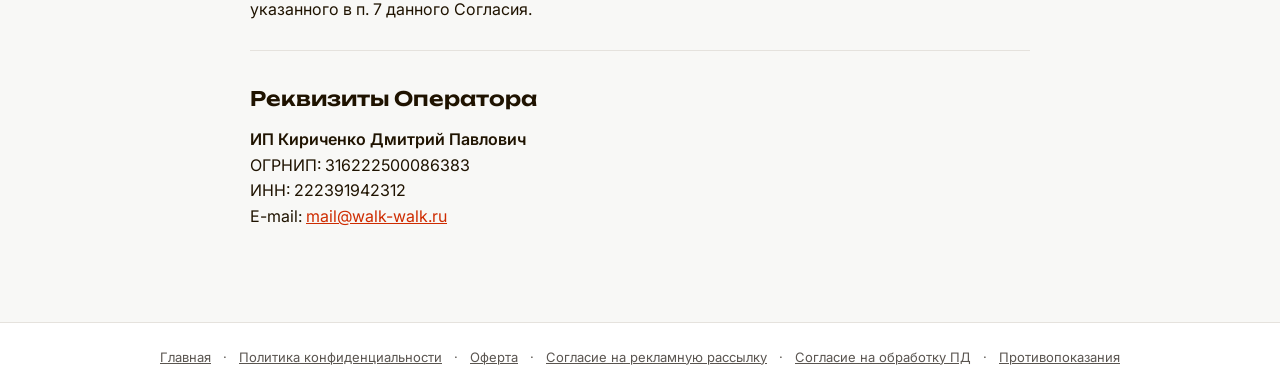
<file: approval.html>
<!DOCTYPE html>
<html lang="ru">
<head>
  <meta charset="UTF-8">
  <meta name="viewport" content="width=device-width, initial-scale=1.0">
  <meta name="theme-color" content="#ffffff">
  <title>Согласие на обработку персональных данных | ШАГАЙ ДОМА</title>
  <meta name="description" content="Согласие на обработку персональных данных пользователей сайтов и анкет клуба ШАГАЙ ДОМА.">
  <meta name="robots" content="noindex,follow">
  <link rel="icon" type="image/svg+xml" href="./favicon.svg">

  <script type="text/javascript">
      (function(m,e,t,r,i,k,a){m[i]=m[i]||function(){(m[i].a=m[i].a||[]).push(arguments)};m[i].l=1*new Date();for (var j = 0; j < document.scripts.length; j++) {if (document.scripts[j].src === r) { return; }}k=e.createElement(t),a=e.getElementsByTagName(t)[0],k.async=1,k.src=r,a.parentNode.insertBefore(k,a)})(window, document,'script','https://mc.yandex.ru/metrika/tag.js?id=108598378', 'ym');
      ym(108598378, 'init', {ssr:true, webvisor:true, clickmap:true, ecommerce:"dataLayer", accurateTrackBounce:true, trackLinks:true});
  </script>
  <noscript><div><img src="https://mc.yandex.ru/watch/108598378" style="position:absolute; left:-9999px;" alt="" /></div></noscript>

  <link rel="preconnect" href="https://fonts.googleapis.com">
  <link rel="preconnect" href="https://fonts.gstatic.com" crossorigin>
  <link href="https://fonts.googleapis.com/css2?family=Unbounded:wght@600;700&family=Inter:wght@400;500;600;700&display=swap" rel="stylesheet">
  <link rel="stylesheet" href="./legal.css">
</head>
<body>

<header class="legal-header">
  <div class="legal-header__inner">
    <a href="./plan.html" class="legal-header__logo" aria-label="Шагай Дома">
      <svg xmlns="http://www.w3.org/2000/svg" viewBox="0 0 106.01 49.13" fill="none"><path d="M27.36 36.85l-5.17.56V20.22l-7.92.38v17.66l-5.59.6V20.87L0 21.28v24.53l34.6-4.4V19.62l-7.24.35zM45.94 19.08L37.8 41.01l6.87-.87 1.03-3.58 7.18-.82.99 3.23 6.24-.79-7.28-19.43zm1.16 12.82l2.26-7.63 2.24 7.2zM76.12 17.63L62.29 18.29v19.6l5.57-.71V22.73l8.25-.56zM87 34.76l4.75-.6L86.22 17.15l-5.21.25-6.1 18.9 5.14-.65.77-3.09 5.42-.62zm-5.12-6.23l1.7-6.61 1.69 6.28zM102.2 23.79v9.03l3.72-.47V16.2l-3.69.18-5.01 9.56V16.62l-4.05.19v17.16l4.05-.52zM99.07 18.22l4.75-11.47-3.16.01L101.32 0l-4.84 11.33 3.1-.08z" fill="#CF2C02"/></svg>
    </a>
    <a href="./plan.html" class="legal-header__back">← Назад</a>
  </div>
</header>

<main class="legal">
  <h1>Согласие на обработку персональных данных пользователей сайтов и анкет</h1>

  <p>Я, физическое лицо (далее — Субъект), даю своё согласие Индивидуальному предпринимателю <strong>Кириченко Дмитрию Павловичу</strong>, ИНН: 222391942312, ОГРНИП: 316222500086383 (далее — Оператор), на обработку персональных данных в указанном в настоящем документе объёме.</p>

  <p><strong>Давая согласие, физическое лицо подтверждает, что:</strong></p>
  <ul>
    <li>действует свободно, своей волей и в своих интересах;</li>
    <li>является дееспособным;</li>
    <li>согласие является конкретным, информированным и сознательным.</li>
  </ul>

  <p><strong>1)</strong> Согласие даётся на обработку персональных данных как с использованием средств автоматизации, так и без использования таких средств.</p>

  <p><strong>2)</strong> Согласие даётся на обработку следующих персональных данных:</p>
  <ul>
    <li>ФИО;</li>
    <li>номер телефона;</li>
    <li>адрес электронной почты;</li>
    <li>ник в Telegram;</li>
    <li>иная информация: данные о технических средствах (устройствах) — IP-адрес, вид операционной системы, тип браузера, географическое положение, поставщик услуг сети Интернет; сведения об использовании сервисов; информация, автоматически получаемая при доступе к сервисам, в том числе с использованием cookies; информация, полученная в результате действий Субъекта: о направленных запросах, отзывах и вопросах, пользовательские клики, просмотры страниц, заполнения полей, показы и просмотры баннеров и видео; данные, характеризующие аудиторные сегменты; параметры сессии; данные о времени посещения.</li>
  </ul>

  <p><strong>3)</strong> Персональные данные не являются общедоступными.</p>

  <p><strong>4)</strong> Оператор осуществляет связанные с обработкой персональных данных процессы в целях выполнения своих обязательств. <strong>Такими обязательствами Оператора являются:</strong></p>
  <ul>
    <li>предоставление Субъекту доступа к Сайту, в том числе для постановки и выполнения различных задач Оператора;</li>
    <li>оказание консультационной и технической поддержки Субъекту;</li>
    <li>обеспечение работоспособности и безопасности Сайта.</li>
  </ul>

  <p><strong>5)</strong> Правовым основанием для обработки персональных данных является совокупность правовых актов, во исполнение которых и в соответствии с которыми Оператор осуществляет обработку: заявка, публичная оферта, Федеральный закон «О рекламе» № 38-ФЗ, Федеральный закон РФ от 27 июля 2006 года № 149-ФЗ «Об информации, информационных технологиях и о защите информации».</p>

  <p><strong>6)</strong> В ходе обработки с персональными данными будут совершены следующие действия: сбор, запись, систематизация, накопление, хранение, уточнение (обновление, изменение), электронное копирование, извлечение, использование, обезличивание, блокирование, удаление и уничтожение.</p>

  <p><strong>7)</strong> Персональные данные обрабатываются до удаления персональных данных Субъекта. Также обработка персональных данных может быть прекращена по запросу Субъекта.</p>

  <p><strong>8)</strong> Согласие может быть отозвано Субъектом или его представителем путём направления письменного заявления Оператору по адресу электронной почты: <a href="mailto:mail@walk-walk.ru">mail@walk-walk.ru</a>.</p>

  <p><strong>9)</strong> В случае отзыва согласия Оператор вправе продолжить обработку персональных данных без согласия физического лица при наличии оснований, указанных в пунктах 2–11 части 1 статьи 6, части 2 статьи 10 и части 2 статьи 11 Федерального закона №152-ФЗ «О персональных данных» от 27.07.2006 года.</p>

  <p><strong>10)</strong> Согласие действует всё время до момента прекращения обработки персональных данных, указанного в п. 7 данного Согласия.</p>

  <hr>
  <h2>Реквизиты Оператора</h2>
  <p>
    <strong>ИП Кириченко Дмитрий Павлович</strong><br>
    ОГРНИП: 316222500086383<br>
    ИНН: 222391942312<br>
    E-mail: <a href="mailto:mail@walk-walk.ru">mail@walk-walk.ru</a>
  </p>
</main>

<footer class="legal-footer">
  <a href="./plan.html">Главная</a> ·
  <a href="./privacy.html">Политика конфиденциальности</a> ·
  <a href="./offer.html">Оферта</a> ·
  <a href="./ad.html">Согласие на рекламную рассылку</a> ·
  <a href="./approval.html">Согласие на обработку ПД</a> ·
  <a href="./safe.html">Противопоказания</a>
</footer>

</body>
</html>
</file>
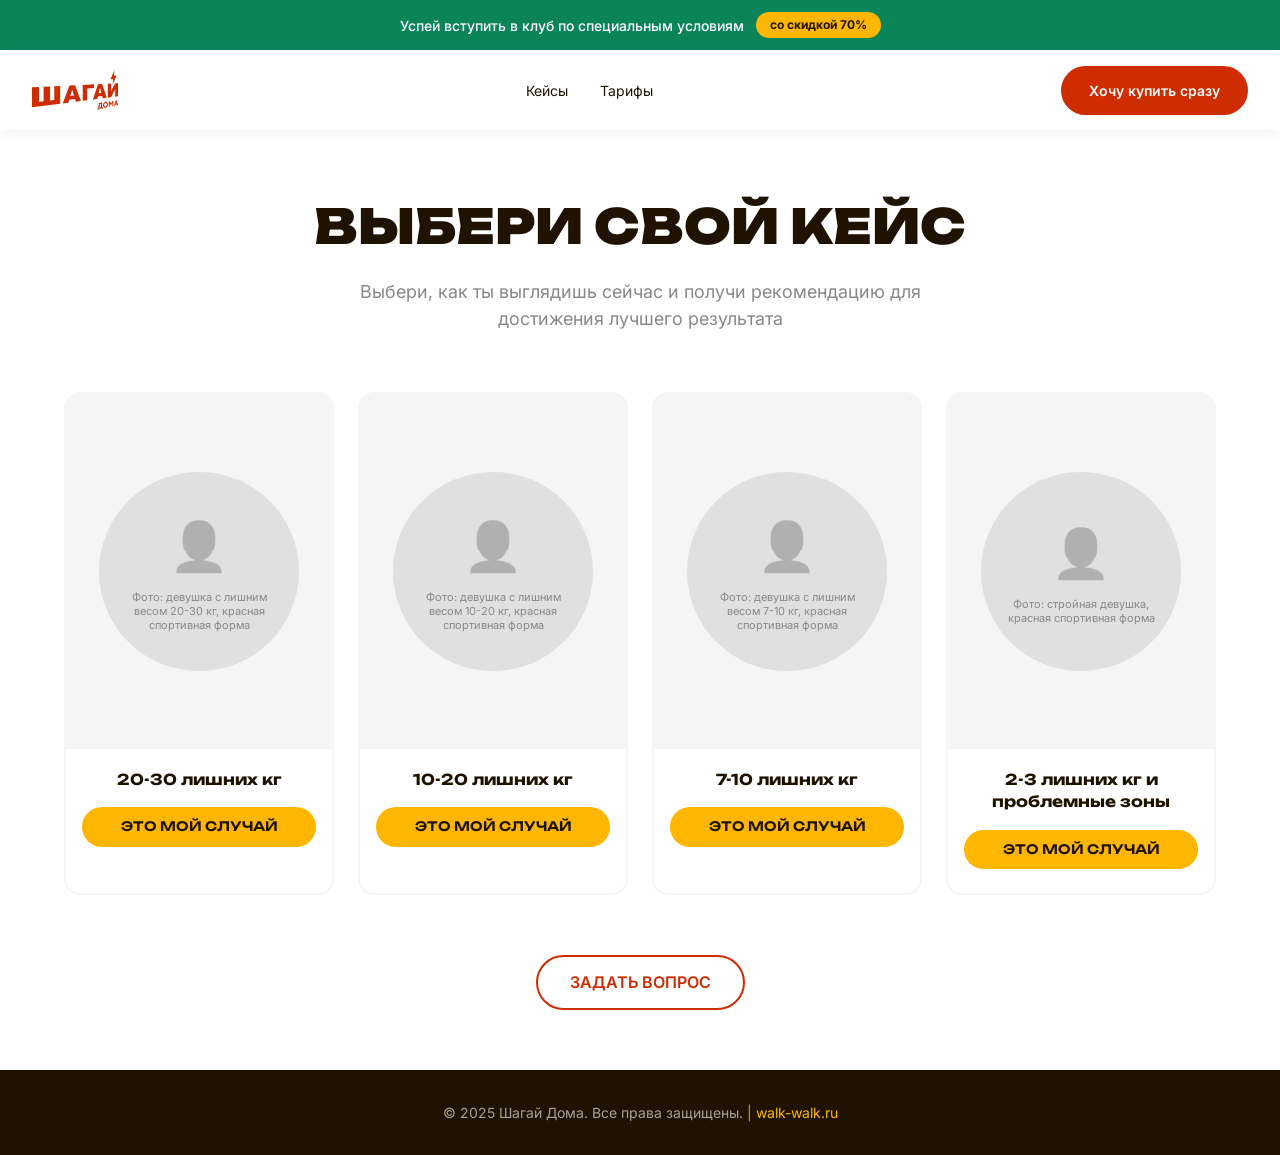
<file: cases.html>
<!DOCTYPE html>
<html lang="ru">
<head>
  <meta charset="UTF-8">
  <meta name="viewport" content="width=device-width, initial-scale=1.0">
  <title>Шагай Дома — Выбери свой кейс</title>
  <link rel="preconnect" href="https://fonts.googleapis.com">
  <link rel="preconnect" href="https://fonts.gstatic.com" crossorigin>
  <link href="https://fonts.googleapis.com/css2?family=Unbounded:wght@400;500;700;900&family=Inter:wght@400;500;600;700&display=swap" rel="stylesheet">
  <style>
    *, *::before, *::after { margin: 0; padding: 0; box-sizing: border-box; }

    :root {
      --red: #ce2c01;
      --red-hover: #b52700;
      --orange: #ffb600;
      --orange-hover: #e8a600;
      --orange-border: #e89500;
      --dark: #1f1300;
      --white: #ffffff;
      --light: #f5f5f5;
      --gray: #e0e0e0;
      --mid-gray: #888;
      --green: #0c845a;
      --green-light: #62c584;
      --radius-btn: 30px;
      --radius-card: 16px;
      --font-head: 'Unbounded', sans-serif;
      --font-body: 'Inter', Arial, sans-serif;
      --max-w: 1200px;
      --transition: .25s ease;
    }

    html { scroll-behavior: smooth; }
    body {
      font-family: var(--font-body);
      color: var(--dark);
      background: var(--white);
      line-height: 1.5;
      -webkit-font-smoothing: antialiased;
    }

    /* ── PROMO BAR (green, like walk-walk.ru) ── */
    .promo-bar {
      background: var(--green);
      color: #fff;
      text-align: center;
      padding: 12px 24px;
      font-size: 14px;
      font-weight: 500;
      display: flex;
      align-items: center;
      justify-content: center;
      gap: 12px;
      flex-wrap: wrap;
    }
    .promo-bar__badge {
      background: var(--orange);
      color: var(--dark);
      font-weight: 700;
      font-size: 12px;
      padding: 4px 14px;
      border-radius: 20px;
    }

    /* ── HEADER (matches walk-walk.ru) ── */
    .header {
      position: sticky; top: 0; z-index: 100;
      background: var(--white);
      box-shadow: 0 2px 12px rgba(0,0,0,.06);
      padding: 0 32px;
      height: 80px;
      display: flex; align-items: center; justify-content: space-between;
    }
    .header__logo {
      text-decoration: none;
      display: flex; align-items: center; gap: 0;
      flex-shrink: 0;
    }
    .header__logo svg {
      height: 40px;
      width: auto;
    }
    .header__nav {
      display: flex; align-items: center; gap: 8px;
    }
    .header__link {
      font-family: var(--font-body);
      font-size: 14px;
      color: var(--dark);
      text-decoration: none;
      padding: 8px 12px;
      border-radius: 8px;
      transition: background var(--transition);
    }
    .header__link:hover { background: var(--light); }
    /* Header CTA — exact walk-walk.ru style: red default → orange hover */
    .header__cta {
      background: var(--red);
      color: #fff;
      font-family: var(--font-body);
      font-size: 14px;
      font-weight: 600;
      padding: 14px 28px;
      border: none;
      border-radius: var(--radius-btn);
      cursor: pointer;
      transition: all var(--transition);
      text-decoration: none;
      white-space: nowrap;
    }
    .header__cta:hover {
      background: var(--orange);
      color: var(--dark);
    }

    /* ── CONTAINER ── */
    .container { max-width: var(--max-w); margin: 0 auto; padding: 0 24px; }

    /* ── BUTTONS (walk-walk.ru style: flat, no border/shadow) ── */
    .btn {
      display: inline-flex; align-items: center; justify-content: center;
      font-family: var(--font-body);
      font-weight: 600; font-size: 16px;
      padding: 16px 32px;
      border-radius: var(--radius-btn);
      cursor: pointer;
      transition: all var(--transition);
      text-decoration: none;
      border: none;
      line-height: 1.2;
      text-align: center;
    }
    /* Primary red button (like "Оформить абонемент" on walk-walk.ru) */
    .btn--red {
      background: var(--red);
      color: #fff;
    }
    .btn--red:hover { background: var(--red-hover); }
    /* Orange button */
    .btn--orange {
      background: var(--orange);
      color: var(--dark);
    }
    .btn--orange:hover { background: var(--orange-hover); }
    /* Dark button */
    .btn--dark { background: var(--dark); color: #fff; }
    .btn--dark:hover { background: #3a2a10; }
    /* White outlined button (like "Купить в подарок") */
    .btn--outline-white {
      background: var(--white);
      color: var(--dark);
      border: 2px solid var(--gray);
    }
    .btn--outline-white:hover { border-color: var(--dark); }
    /* Red outlined button */
    .btn--outline-red {
      background: transparent;
      color: var(--red);
      border: 2px solid var(--red);
    }
    .btn--outline-red:hover { background: var(--red); color: #fff; }
    /* Dark outlined button */
    .btn--outline-dark {
      background: transparent;
      color: var(--dark);
      border: 2px solid var(--dark);
    }
    .btn--outline-dark:hover { background: var(--dark); color: #fff; }
    .btn--large { font-size: 17px; padding: 18px 44px; }
    .btn--full { width: 100%; }

    /* ── SCREEN 1: CASES ── */
    .hero { text-align: center; padding: 60px 0 20px; }
    .hero__title {
      font-family: var(--font-head);
      font-weight: 900; font-size: clamp(28px, 5vw, 48px);
      color: var(--dark);
      margin-bottom: 16px;
    }
    .hero__sub {
      font-size: 18px; color: var(--mid-gray);
      max-width: 620px; margin: 0 auto;
    }

    .cases-grid {
      display: grid;
      grid-template-columns: repeat(4, 1fr);
      gap: 24px;
      padding: 40px 0 30px;
    }
    .case-card {
      background: var(--white);
      border-radius: var(--radius-card);
      border: 2px solid var(--light);
      overflow: hidden;
      text-align: center;
      transition: transform var(--transition), box-shadow var(--transition);
    }
    .case-card:hover {
      transform: translateY(-6px);
      box-shadow: 0 12px 40px rgba(0,0,0,.1);
    }
    .case-card__photo {
      width: 100%; aspect-ratio: 3/4;
      background: var(--light);
      display: flex; align-items: center; justify-content: center;
      position: relative; overflow: hidden;
    }
    .case-card__photo-circle {
      width: 75%; aspect-ratio: 1;
      background: var(--gray);
      border-radius: 50%;
      display: flex; align-items: center; justify-content: center;
      flex-direction: column; gap: 8px;
      padding: 20px;
    }
    .case-card__photo-icon {
      font-size: 48px; opacity: .4;
      filter: grayscale(1);
    }
    .case-card__photo-text {
      font-size: 11px; color: var(--mid-gray);
      text-align: center; line-height: 1.3;
    }
    .case-card__body { padding: 20px 16px 24px; }
    .case-card__label {
      font-family: var(--font-head);
      font-weight: 700; font-size: 15px;
      margin-bottom: 16px;
      color: var(--dark);
    }
    .case-card__btn {
      width: 100%;
      font-size: 13px; padding: 12px 16px;
      font-family: var(--font-head);
      font-weight: 600;
    }

    .bottom-cta {
      text-align: center;
      padding: 30px 0 60px;
    }

    /* ── SCREEN 2: CASE PAGE ── */
    .case-hero {
      display: grid;
      grid-template-columns: 340px 1fr;
      gap: 48px;
      padding: 50px 0 40px;
      align-items: start;
    }
    .case-hero__photo {
      width: 100%; aspect-ratio: 3/4;
      background: var(--light);
      border-radius: var(--radius-card);
      display: flex; align-items: center; justify-content: center;
      overflow: hidden;
    }
    .case-hero__photo-inner {
      width: 70%; aspect-ratio: 1;
      background: var(--gray);
      border-radius: 50%;
      display: flex; align-items: center; justify-content: center;
      flex-direction: column; gap: 10px; padding: 20px;
    }
    .case-hero__photo-icon { font-size: 64px; opacity: .35; filter: grayscale(1); }
    .case-hero__photo-text { font-size: 13px; color: var(--mid-gray); text-align: center; }

    .case-hero__title {
      font-family: var(--font-head);
      font-weight: 900;
      font-size: clamp(22px, 3.5vw, 34px);
      margin-bottom: 32px;
      line-height: 1.3;
    }

    /* Tabs */
    .tabs { display: flex; gap: 0; margin-bottom: 28px; border-bottom: 2px solid var(--gray); }
    .tab {
      padding: 12px 24px;
      font-family: var(--font-head);
      font-weight: 600; font-size: 13px;
      color: var(--mid-gray);
      cursor: pointer;
      border: none; background: none;
      border-bottom: 3px solid transparent;
      margin-bottom: -2px;
      transition: all var(--transition);
    }
    .tab:hover { color: var(--dark); }
    .tab--active {
      color: var(--red);
      border-bottom-color: var(--red);
    }

    .tab-content { display: none; }
    .tab-content--active { display: block; }
    .tab-content__list {
      list-style: none;
      display: flex; flex-direction: column; gap: 14px;
      margin-bottom: 32px;
    }
    .tab-content__item {
      display: flex; align-items: flex-start; gap: 12px;
      font-size: 16px;
    }
    .tab-content__check {
      width: 26px; height: 26px; flex-shrink: 0;
      background: var(--green);
      border-radius: 50%;
      display: flex; align-items: center; justify-content: center;
      color: #fff; font-size: 14px; font-weight: 700;
      margin-top: 1px;
    }

    .case-hero__buttons { display: flex; gap: 16px; flex-wrap: wrap; }

    /* Section 2.2: Real Cases */
    .real-cases { padding: 50px 0; background: var(--light); }
    .section-title {
      font-family: var(--font-head);
      font-weight: 900;
      font-size: clamp(22px, 3.5vw, 32px);
      text-align: center;
      margin-bottom: 40px;
    }
    .section-title--red { color: var(--red); }

    .cases-scroll {
      display: flex; gap: 24px;
      overflow-x: auto;
      padding-bottom: 16px;
      scroll-snap-type: x mandatory;
      -webkit-overflow-scrolling: touch;
    }
    .cases-scroll::-webkit-scrollbar { height: 6px; }
    .cases-scroll::-webkit-scrollbar-track { background: var(--gray); border-radius: 3px; }
    .cases-scroll::-webkit-scrollbar-thumb { background: var(--orange); border-radius: 3px; }

    .ba-card {
      flex: 0 0 340px;
      scroll-snap-align: start;
      background: var(--white);
      border-radius: var(--radius-card);
      overflow: hidden;
      box-shadow: 0 4px 20px rgba(0,0,0,.06);
    }
    .ba-card__photos { display: flex; }
    .ba-card__photo {
      flex: 1; aspect-ratio: 1;
      display: flex; align-items: center; justify-content: center;
      flex-direction: column; gap: 6px;
      padding: 12px; position: relative;
    }
    .ba-card__photo--before { background: #fce8e0; }
    .ba-card__photo--after { background: #dff5e8; }
    .ba-card__photo-label {
      position: absolute; top: 8px; left: 8px;
      font-family: var(--font-head);
      font-size: 10px; font-weight: 700;
      padding: 4px 10px;
      border-radius: 12px;
      color: #fff;
    }
    .ba-card__photo--before .ba-card__photo-label { background: var(--red); }
    .ba-card__photo--after .ba-card__photo-label { background: var(--green); }
    .ba-card__photo-icon { font-size: 32px; opacity: .35; filter: grayscale(1); }
    .ba-card__photo-text { font-size: 10px; color: var(--mid-gray); text-align: center; }

    .ba-card__info { padding: 16px 20px; }
    .ba-card__name {
      font-family: var(--font-head);
      font-weight: 700; font-size: 14px;
      margin-bottom: 4px;
    }
    .ba-card__result {
      font-size: 14px; color: var(--red);
      font-weight: 600; margin-bottom: 8px;
    }
    .ba-card__quote {
      font-size: 13px; color: var(--mid-gray);
      font-style: italic;
    }

    /* Section 2.3: Your Case */
    .your-case { padding: 60px 0; text-align: center; }

    .your-case__frames {
      display: flex; gap: 0; align-items: stretch;
      justify-content: center;
      max-width: 700px; margin: 0 auto 32px;
    }
    .your-case__frame {
      flex: 1; aspect-ratio: 3/4;
      border: 3px dashed var(--red);
      border-radius: var(--radius-card);
      display: flex; align-items: center; justify-content: center;
      flex-direction: column; gap: 10px;
      padding: 24px; min-height: 220px;
    }
    .your-case__frame-icon { font-size: 48px; opacity: .25; }
    .your-case__frame-text {
      font-family: var(--font-head);
      font-weight: 600; font-size: 14px;
      color: var(--mid-gray);
    }
    .your-case__divider {
      background: var(--red);
      color: #fff;
      font-family: var(--font-head);
      font-weight: 700; font-size: 14px;
      writing-mode: vertical-lr;
      text-orientation: mixed;
      display: flex; align-items: center; justify-content: center;
      padding: 16px 12px;
      border-radius: 8px;
      margin: 0 -2px;
      z-index: 1;
    }

    .your-case__success {
      background: var(--red);
      color: #fff;
      border-radius: var(--radius-card);
      padding: 32px 40px;
      max-width: 500px; margin: 0 auto 36px;
    }
    .your-case__success-title {
      font-family: var(--font-head);
      font-weight: 700; font-size: clamp(18px, 3vw, 24px);
    }

    .your-case__buttons { display: flex; gap: 16px; justify-content: center; flex-wrap: wrap; }

    /* ── SCREEN 3: TARIFFS ── */
    .tariffs { padding: 60px 0 40px; }
    .tariffs__title {
      font-family: var(--font-head);
      font-weight: 900;
      font-size: clamp(28px, 5vw, 44px);
      color: var(--red);
      text-align: center;
      margin-bottom: 40px;
    }

    .tariff-grid {
      display: grid;
      grid-template-columns: repeat(3, 1fr);
      gap: 24px;
      margin-bottom: 48px;
    }
    .tariff-card {
      background: var(--white);
      border: 2px solid var(--gray);
      border-radius: var(--radius-card);
      padding: 32px 24px;
      text-align: center;
      transition: all var(--transition);
      position: relative;
    }
    .tariff-card--popular {
      border-color: var(--orange);
      box-shadow: 0 8px 32px rgba(255,182,0,.25);
      transform: scale(1.04);
    }
    .tariff-card--popular::before {
      content: 'Популярный';
      position: absolute; top: -14px; left: 50%; transform: translateX(-50%);
      background: var(--orange); color: var(--dark);
      font-family: var(--font-head); font-size: 11px; font-weight: 700;
      padding: 4px 18px; border-radius: 20px;
    }
    .tariff-card__period {
      font-family: var(--font-head);
      font-weight: 700; font-size: 20px;
      color: var(--dark); margin-bottom: 8px;
    }
    .tariff-card__badge {
      display: inline-block;
      background: var(--green); color: #fff;
      font-size: 12px; font-weight: 700;
      padding: 4px 14px; border-radius: 12px;
      margin-bottom: 20px;
    }
    .tariff-card__price {
      font-family: var(--font-head);
      font-weight: 900; font-size: 36px;
      color: var(--dark); margin-bottom: 4px;
    }
    .tariff-card__price span { font-size: 18px; font-weight: 500; }
    .tariff-card__surcharge {
      font-size: 14px; color: var(--mid-gray); margin-bottom: 8px;
    }
    .tariff-card__surcharge b { color: var(--dark); }
    .tariff-card__monthly {
      font-size: 15px; color: var(--green);
      font-weight: 700; margin-bottom: 20px;
    }
    .tariff-card__btn { width: 100%; }

    /* Promobox */
    .promobox {
      background: linear-gradient(135deg, #fff8eb, #fff);
      border: 3px solid var(--orange);
      border-radius: var(--radius-card);
      padding: 40px;
      text-align: center;
      max-width: 700px;
      margin: 0 auto 48px;
    }
    .promobox__title {
      font-family: var(--font-head);
      font-weight: 900; font-size: clamp(22px, 4vw, 32px);
      color: var(--dark); margin-bottom: 12px;
    }
    .promobox__desc {
      font-size: 16px; color: var(--dark); margin-bottom: 6px;
    }
    .promobox__note {
      font-size: 14px; color: var(--mid-gray); margin-bottom: 24px;
    }

    /* Tariffs CTA */
    .tariffs-cta {
      display: flex; gap: 16px; justify-content: center;
      flex-wrap: wrap; margin-bottom: 48px;
    }

    /* Club Features */
    .club-features {
      background: var(--light);
      border-radius: var(--radius-card);
      padding: 40px;
      max-width: 800px;
      margin: 0 auto 40px;
    }
    .club-features__title {
      font-family: var(--font-head);
      font-weight: 700; font-size: 20px;
      text-align: center;
      margin-bottom: 24px;
    }
    .club-features__list {
      list-style: none;
      display: grid; grid-template-columns: 1fr 1fr; gap: 16px;
    }
    .club-features__item {
      display: flex; align-items: flex-start; gap: 10px;
      font-size: 15px;
    }
    .club-features__check {
      width: 22px; height: 22px; flex-shrink: 0;
      background: var(--green);
      border-radius: 50%;
      display: flex; align-items: center; justify-content: center;
      color: #fff; font-size: 12px;
      margin-top: 2px;
    }

    /* ── FOOTER ── */
    .footer {
      background: var(--dark);
      color: rgba(255,255,255,.6);
      text-align: center;
      padding: 32px 24px;
      font-size: 14px;
    }
    .footer a { color: var(--orange); text-decoration: none; }

    /* ── MODAL STUB ── */
    .modal-overlay {
      display: none;
      position: fixed; inset: 0;
      background: rgba(0,0,0,.5);
      z-index: 200;
      align-items: center; justify-content: center;
    }
    .modal-overlay--active { display: flex; }
    .modal {
      background: var(--white);
      border-radius: var(--radius-card);
      padding: 40px;
      max-width: 440px; width: 90%;
      text-align: center;
    }
    .modal__icon { font-size: 48px; margin-bottom: 16px; }
    .modal__title {
      font-family: var(--font-head);
      font-weight: 700; font-size: 20px;
      margin-bottom: 12px;
    }
    .modal__text { font-size: 15px; color: var(--mid-gray); margin-bottom: 24px; }
    .modal__close { min-width: 160px; }

    /* ── RESPONSIVE ── */
    @media (max-width: 1024px) {
      .cases-grid { grid-template-columns: repeat(2, 1fr); }
      .case-hero { grid-template-columns: 280px 1fr; gap: 32px; }
      .tariff-grid { gap: 16px; }
      .tariff-card--popular { transform: scale(1.02); }
      .club-features__list { grid-template-columns: 1fr; }
      .header__nav { display: none; }
    }

    @media (max-width: 768px) {
      .promo-bar { font-size: 12px; padding: 10px 16px; }
      .header { height: 64px; padding: 0 16px; }
      .header__logo svg { height: 30px; }
      .header__cta { font-size: 12px; padding: 10px 20px; }
      .header__nav { display: none; }
      .container { padding: 0 16px; }
      .hero { padding: 40px 0 10px; }
      .hero__sub { font-size: 15px; }
      .cases-grid { grid-template-columns: repeat(2, 1fr); gap: 16px; }
      .case-card__label { font-size: 13px; }
      .case-card__btn { font-size: 12px; padding: 10px 12px; }

      .case-hero {
        grid-template-columns: 1fr;
        gap: 24px; padding: 30px 0;
      }
      .case-hero__photo { max-width: 300px; margin: 0 auto; }
      .tabs { overflow-x: auto; }
      .tab { font-size: 11px; padding: 10px 14px; white-space: nowrap; }
      .case-hero__buttons { flex-direction: column; }
      .case-hero__buttons .btn { width: 100%; }

      .ba-card { flex: 0 0 280px; }

      .your-case__frames { flex-direction: column; max-width: 300px; }
      .your-case__divider {
        writing-mode: horizontal-tb;
        padding: 8px 16px; margin: -2px 0;
      }

      .tariff-grid { grid-template-columns: 1fr; max-width: 380px; margin-left: auto; margin-right: auto; }
      .tariff-card--popular { transform: none; }
      .promobox { padding: 28px 20px; }
      .tariffs-cta { flex-direction: column; align-items: center; }
      .tariffs-cta .btn { width: 100%; max-width: 360px; }
      .your-case__buttons { flex-direction: column; align-items: center; }
      .your-case__buttons .btn { width: 100%; max-width: 320px; }
      .club-features { padding: 28px 20px; }
    }

    @media (max-width: 420px) {
      .cases-grid { grid-template-columns: 1fr; max-width: 320px; margin-left: auto; margin-right: auto; }
    }

    .fade-in { animation: fadeIn .4s ease; }
    @keyframes fadeIn { from { opacity: 0; transform: translateY(12px); } to { opacity: 1; transform: none; } }
  </style>
</head>
<body>

<!-- Green promo bar — like walk-walk.ru -->
<div class="promo-bar">
  Успей вступить в клуб по специальным условиям
  <span class="promo-bar__badge">со скидкой 70%</span>
</div>

<!-- Header with real walk-walk.ru logo style -->
<header class="header">
  <a href="#/cases" class="header__logo">
    <svg xmlns="http://www.w3.org/2000/svg" viewBox="0 0 106.01385498046875 49.134765625" fill="none" role="img" aria-label="Шагай Дома"><path d="M27.358808471536076 36.845925992647054L22.18969762487075 37.403434147662V20.220558865808822L14.264924992934283 20.601136132970474V38.25578554170497L8.678344057574105 38.857944237994026V20.867692381046073L0 21.284763358757466V45.81220368034812L34.60441893181296 41.41300286520565V19.62206700168026L27.357561249712777 19.970216501436123L27.358808471536076 36.845925992647054Z" fill="#CF2C02"/><path d="M45.937923640136724 19.079450675235524L37.7968079107307 41.010649105009186L44.663512381089156 40.137593828699444L45.69421649586397 36.553577197265625L52.87871308679917 35.734152459357766L53.87150165814568 38.966951425350416L60.1128491063017 38.173219457002524L52.835559211713004 18.748537781077665L45.937923640136724 19.079450675235524ZM47.099586046358 31.89495424287684L49.355061991613056 24.26163240660903L51.595571274988515 31.457678271627987L47.099586046358 31.89495424287684Z" fill="#CF2C02"/><path d="M76.12243787454044 17.63037847205308L62.29498840834674 18.294249704159007V37.896835100959336L67.86932162540211 37.187415327866496V22.732463617934286L76.12343565199909 22.175030296228748L76.12243787454044 17.63037847205308Z" fill="#CF2C02"/><path d="M87.00295161664177 34.7560811055262L91.74987787612018 34.15242574304917L86.21795020105698 17.14698023777861L81.01204631060432 17.39732260215131L74.91412937212776 36.294653946748625L80.0541799503102 35.640860266974954L80.82845525821462 32.54949625574449L86.2508768571921 31.93087423138787L87.00295161664177 34.7560811055262ZM81.88460269818474 28.522715877039293L83.5848154877068 21.91663087887753L85.27729550192441 28.19344931568819L81.88460269818474 28.522715877039293Z" fill="#CF2C02"/><path d="M102.20209564410041 23.793126000904756V32.82363561250574L105.91682112261604 32.3514374302045V16.19824354123104L102.22304897073185 16.375623428940717L97.21096335161994 25.932735038775277V16.61733501829619L93.15998686954275 16.811926567167394V33.973075244858684L97.21420612836053 33.45722429874196L102.20209564410041 23.793126000904756Z" fill="#CF2C02"/><path d="M99.07356442253563 18.224255615435432L103.82448179184858 6.7536562842945775L100.66801280144188 6.764806447394876L101.31906259320426 0L96.4785946969784 11.33480181901999L99.57694315041935 11.257773399213006L99.07356442253563 18.224255615435432Z" fill="#CF2C02"/><path d="M86.08749079833986 39.926314451832496L82.19141926671645 40.510513153866036L82.1407820606905 41.94207436264936C82.1158376242245 42.860029624597885 82.0013426608456 43.77299599925322 81.79879383674172 44.66850126838236C81.6912833155733 45.22077109173943 81.51143392865349 45.75657758702895 81.26423456327551 46.261951869829964L80.6094431060432 46.37345350083295V49.13480261761834L81.91528435503793 48.89957658174402V47.67779808363971L85.625270390625 47.025999958783316V48.23106568445543L86.88471498779296 48.00407131261489V45.30458439826517L86.08848857579848 45.440282132640164L86.08749079833986 39.926314451832496ZM84.73600123061237 45.6710181699506L82.78709240952436 46.0027791749483C82.95821124368106 45.625369851217826 83.08243453728171 45.228004978314566 83.15651951358572 44.82016344209559C83.29171835923138 44.2337197407801 83.38351388542624 43.63829604233686 83.4311577590763 43.03838234532974L83.52544772891774 41.82907606545841L84.73650011934168 41.64074557014017L84.73600123061237 45.6710181699506Z" fill="#CF2C02"/><path d="M90.29836111816407 39.176484691664754C89.85709403708066 39.24059189338236 89.43378695025275 39.39449906637753 89.05438207160502 39.628727324793196C88.67522663732191 39.862955583208866 88.3479556308881 40.17226659538718 88.09302349020565 40.537952033978634C87.51630811911191 41.32345233829274 87.21348266041474 42.27657925565832 87.23144265467026 43.250659499655335C87.19851599853517 43.700906577866505 87.2586320904182 44.15314921099495 87.4080492648495 44.57895074146944C87.55721699491613 45.00500171630859 87.79269247515509 45.39563159136604 88.09950904368681 45.726893707634424C88.38686895177504 46.00178139748966 88.7383360615809 46.200339111758964 89.12223093879251 46.30485630055147C89.50587637163949 46.40937348934398 89.9097267980239 46.41660737591912 90.2968644519761 46.32531073845359C90.7289020915671 46.24873131850299 91.14148307071461 46.087340814568016 91.51115961914063 45.850867556870405C91.88083616756663 45.614394299172794 92.19987550996667 45.30707884191177 92.4505670964499 44.94688117934283C93.01880135914521 44.16861476160386 93.31514126436122 43.2247172857307 93.29393849336512 42.261113705049404C93.32486959458295 41.819347735236676 93.26699850198185 41.37558621050667 93.12331854793773 40.95676912224265C92.97988803825827 40.53770258961397 92.75389144387638 40.151562713120406 92.45854931611903 39.82154781867532C92.1799199607939 39.54341735207951 91.83643507065717 39.338872973058365 91.4590257469267 39.22612412023208C91.0818658675609 39.113375267405786 90.68250543974035 39.0959141618796 90.2968644519761 39.17548691420611M91.50542239875345 44.05037813275506C91.37296744111903 44.26165750962201 91.19636083093981 44.441506896541824 90.98757589771945 44.57820240837546C90.77904040886375 44.71464847584444 90.54331548426012 44.80444844712201 90.2968644519761 44.84161565745634C90.08334007582721 44.88377175508387 89.86258181310316 44.868306204474955 89.65679021225873 44.79721456054688C89.45124805577895 44.725873472254136 89.26840533648324 44.60140073428883 89.12672093735638 44.4360191205193C88.78722715705423 44.0438925792739 88.61286554615694 43.53527551973231 88.64080331499885 43.01717957433364C88.62284332074334 42.44794753417968 88.78722715705423 41.887944935518156 89.11000816492417 41.41874008559284C89.2442092331112 41.216440705853636 89.41882028837315 41.04407464987362 89.62311522302964 40.912617469697835C89.82741015768613 40.7809108451574 90.05664952880859 40.6931064287971 90.29636556324678 40.65469199663948C90.50839327320772 40.61403256519991 90.7276548697438 40.62949811580882 90.93194980440028 40.6993425379136C91.13649418342142 40.76943640438304 91.31908745835248 40.89141469870175 91.46176963493795 41.0535535357307C91.79502730612361 41.451417297363285 91.96240447481043 41.96252880055147 91.92972726304 42.48062474595014C91.94544225801356 43.034890124224496 91.79677341667625 43.58142272719439 91.50242906637753 44.0513759102137" fill="#CF2C02"/><path d="M97.27307499842027 41.08498352567785L95.59331664680033 38.50049046343635L94.32638871869256 38.690567069307214V45.49690600341797L95.58508498276655 45.276147740693936V40.98969577837776L97.09522116641773 43.34619669132008L97.27307499842027 43.31626336756089L98.7717367412971 40.45264206126493V44.7161451420324L99.98802746337891 44.50212187715418V37.841707896369485L98.84008449721392 38.01357506362017L97.27307499842027 41.08498352567785Z" fill="#CF2C02"/><path d="M103.8940767695887 37.255763083783314L102.83942599580652 37.41391081097771L100.66801280144188 44.38238858211742L101.87457519330194 44.170111427791824L102.30636338852827 42.70811800651999L104.34906329072841 42.36039256218405L104.77336815501494 43.66074603515625L106.01385498046875 43.44298110480813L103.8940767695887 37.255763083783314ZM102.75087324635226 41.22068126005285L103.33457305965649 39.26528688548369L103.90879398710362 41.02985632108801L102.75087324635226 41.22068126005285Z" fill="#CF2C02"/></svg>
  </a>
  <nav class="header__nav">
    <a href="#/cases" class="header__link">Кейсы</a>
    <a href="#/tariffs" class="header__link">Тарифы</a>
  </nav>
  <a href="#/tariffs" class="header__cta">Хочу купить сразу</a>
</header>

<div id="app"></div>

<div class="modal-overlay" id="modal">
  <div class="modal">
    <div class="modal__icon">💬</div>
    <div class="modal__title" id="modalTitle">Задать вопрос</div>
    <div class="modal__text" id="modalText">Здесь будет подключён чат-бот или форма обратной связи.</div>
    <button class="btn btn--orange modal__close" onclick="closeModal()">Понятно</button>
  </div>
</div>

<footer class="footer">
  &copy; 2025 Шагай Дома. Все права защищены. | <a href="https://walk-walk.ru" target="_blank" rel="noopener">walk-walk.ru</a>
</footer>

<script>
const CASES = {
  '20-30kg': {
    slug: '20-30kg',
    title: '20-30 лишних кг',
    photoDesc: 'Фото: девушка с лишним весом 20-30 кг, красная спортивная форма',
    timeline: {
      week: ['Минус 1-2 кг', 'Минус 2-3 см в талии', 'Свежее лицо, ощущение силы и энергии в теле'],
      months: ['Минус 5-12 кг', 'Одежда на 1-2 размера меньше', 'Стабильная привычка ходить 8 000-12 000 шагов/день'],
      year: ['Минус 15-25 кг', 'Полная трансформация тела', 'Новый гардероб, уверенность, комплименты']
    },
    cases: [
      { name: 'Светлана, 52 года', result: 'Минус 17,5 кг за 2 месяца', quote: 'Наткнулась на Шагай Дома в самый нужный момент. Цифры просто нереальные!', beforeDesc: 'Фото ДО: Светлана, 20+ лишних кг', afterDesc: 'Фото ПОСЛЕ: минус 17,5 кг' },
      { name: 'Анна, вес 92 кг', result: 'Минус 10 кг (92 → 82 кг)', quote: 'Без нормализации питания результаты будут другие — тренеры помогли и с этим.', beforeDesc: 'Фото ДО: Анна, 92 кг', afterDesc: 'Фото ПОСЛЕ: 82 кг' },
      { name: 'Участница клуба', result: 'Минус 22 кг за 6 месяцев', quote: 'Ходьба стала моей терапией. Я не верила, что это возможно!', beforeDesc: 'Фото ДО: лишний вес 20+ кг', afterDesc: 'Фото ПОСЛЕ: минус 22 кг' }
    ]
  },
  '10-20kg': {
    slug: '10-20kg',
    title: '10-20 лишних кг',
    photoDesc: 'Фото: девушка с лишним весом 10-20 кг, красная спортивная форма',
    timeline: {
      week: ['Минус 0,5-1,5 кг', 'Минус 1-2 см в талии', 'Улучшение самочувствия и настроения'],
      months: ['Минус 4-8 кг', 'Одежда на 1 размер меньше', 'Привычка ходить 8 000-10 000 шагов/день'],
      year: ['Минус 10-18 кг', 'Стройная подтянутая фигура', 'Лёгкость в теле, новые привычки']
    },
    cases: [
      { name: 'Марина, 38 лет', result: 'Минус 12 кг за 4 месяца', quote: 'Наконец-то нашла то, что работает без изнурительных диет!', beforeDesc: 'Фото ДО: 15 лишних кг', afterDesc: 'Фото ПОСЛЕ: минус 12 кг' },
      { name: 'Елена, 44 года', result: 'Минус 8 кг за 2 месяца', quote: 'Стрик-система в боте — моя главная мотивация.', beforeDesc: 'Фото ДО: 12 лишних кг', afterDesc: 'Фото ПОСЛЕ: минус 8 кг' },
      { name: 'Ольга, 31 год', result: 'Минус 14 кг за 5 месяцев', quote: 'Ходила дома каждый день — результат превзошёл ожидания.', beforeDesc: 'Фото ДО: 18 лишних кг', afterDesc: 'Фото ПОСЛЕ: минус 14 кг' }
    ]
  },
  '7-10kg': {
    slug: '7-10kg',
    title: '7-10 лишних кг',
    photoDesc: 'Фото: девушка с лишним весом 7-10 кг, красная спортивная форма',
    timeline: {
      week: ['Минус 0,5-1 кг', 'Минус 1 см в талии', 'Прилив энергии и бодрость'],
      months: ['Минус 3-5 кг', 'Подтянутое тело и видимый тонус', 'Активный образ жизни'],
      year: ['Минус 7-10 кг', 'Спортивная подтянутая фигура', 'Энергия, уверенность, новая жизнь']
    },
    cases: [
      { name: 'Участница, 59 лет', result: 'Подтянутая фигура, прилив энергии', quote: 'Такой заряд энергии от тренеров, что хочется жить и наслаждаться каждым моментом!', beforeDesc: 'Фото ДО: низкая энергия, 8 лишних кг', afterDesc: 'Фото ПОСЛЕ: подтянутая фигура' },
      { name: 'Наталья, 47 лет', result: 'Минус 7 кг за 3 месяца', quote: 'Ходьба дома — это оказалось проще, чем я думала.', beforeDesc: 'Фото ДО: 9 лишних кг', afterDesc: 'Фото ПОСЛЕ: минус 7 кг' },
      { name: 'Ирина, 35 лет', result: 'Минус 5 кг, тонус мышц', quote: 'Чувствую себя на 10 лет моложе!', beforeDesc: 'Фото ДО: 7 лишних кг', afterDesc: 'Фото ПОСЛЕ: минус 5 кг' }
    ]
  },
  'tonus': {
    slug: 'tonus',
    title: '2-3 лишних кг и проблемные зоны',
    photoDesc: 'Фото: стройная девушка, красная спортивная форма',
    timeline: {
      week: ['Минус 0,3-0,5 кг', 'Ощутимый тонус мышц', 'Заряд энергии и хорошее настроение'],
      months: ['Минус 2-3 кг', 'Проблемные зоны уменьшаются', 'Подтянутый силуэт'],
      year: ['Идеальный тонус тела', 'Плоский живот и подтянутые бёдра', 'Уверенность и комплименты']
    },
    cases: [
      { name: 'Новичок, 17 дней', result: 'Минус 2,4 кг за 17 дней', quote: 'Режим питания практически не поменялся. Исключила вкусняшки и на ужин ряженка с мёдом.', beforeDesc: 'Фото ДО: 3 лишних кг', afterDesc: 'Фото ПОСЛЕ: минус 2,4 кг' },
      { name: 'Дарья, 27 лет', result: 'Тонус за 1 месяц', quote: 'Живот подтянулся, ноги стали рельефнее — и всё это просто от ходьбы!', beforeDesc: 'Фото ДО: проблемные зоны', afterDesc: 'Фото ПОСЛЕ: подтянутое тело' },
      { name: 'Катерина, 30 лет', result: 'Минус 3 кг, убрала проблемные зоны', quote: 'Лёгкая и быстрая трансформация без тренажёрного зала.', beforeDesc: 'Фото ДО: 2 лишних кг, рыхлость', afterDesc: 'Фото ПОСЛЕ: подтянутая фигура' }
    ]
  }
};

const CARDS_ORDER = ['20-30kg', '10-20kg', '7-10kg', 'tonus'];

function renderCasesPage() {
  const cards = CARDS_ORDER.map(slug => {
    const c = CASES[slug];
    return `
      <div class="case-card">
        <div class="case-card__photo">
          <div class="case-card__photo-circle">
            <div class="case-card__photo-icon">👤</div>
            <div class="case-card__photo-text">${c.photoDesc}</div>
          </div>
        </div>
        <div class="case-card__body">
          <div class="case-card__label">${c.title}</div>
          <a href="#/cases/${slug}" class="btn btn--orange case-card__btn">ЭТО МОЙ СЛУЧАЙ</a>
        </div>
      </div>`;
  }).join('');

  return `
    <div class="container fade-in">
      <section class="hero">
        <h1 class="hero__title">ВЫБЕРИ СВОЙ КЕЙС</h1>
        <p class="hero__sub">Выбери, как ты выглядишь сейчас и получи рекомендацию для достижения лучшего результата</p>
      </section>
      <div class="cases-grid">${cards}</div>
      <div class="bottom-cta">
        <button class="btn btn--outline-red" onclick="openModal('question')">ЗАДАТЬ ВОПРОС</button>
      </div>
    </div>`;
}

function renderCasePage(slug) {
  const data = CASES[slug];
  if (!data) return renderCasesPage();

  const tabLabels = { week: 'ЗА НЕДЕЛЮ', months: '1-3 МЕСЯЦА', year: '6-12 МЕСЯЦЕВ' };

  const tabs = Object.keys(tabLabels).map((key, i) =>
    `<button class="tab${i === 0 ? ' tab--active' : ''}" data-tab="${key}">${tabLabels[key]}</button>`
  ).join('');

  const tabContents = Object.entries(data.timeline).map(([key, items], i) =>
    `<div class="tab-content${i === 0 ? ' tab-content--active' : ''}" data-panel="${key}">
      <ul class="tab-content__list">
        ${items.map(t => `<li class="tab-content__item"><span class="tab-content__check">✓</span><span>${t}</span></li>`).join('')}
      </ul>
    </div>`
  ).join('');

  const baCases = data.cases.map(c => `
    <div class="ba-card">
      <div class="ba-card__photos">
        <div class="ba-card__photo ba-card__photo--before">
          <span class="ba-card__photo-label">Точка А</span>
          <div class="ba-card__photo-icon">👤</div>
          <div class="ba-card__photo-text">${c.beforeDesc}</div>
        </div>
        <div class="ba-card__photo ba-card__photo--after">
          <span class="ba-card__photo-label">Точка Б</span>
          <div class="ba-card__photo-icon">👤</div>
          <div class="ba-card__photo-text">${c.afterDesc}</div>
        </div>
      </div>
      <div class="ba-card__info">
        <div class="ba-card__name">${c.name}</div>
        <div class="ba-card__result">${c.result}</div>
        <div class="ba-card__quote">\u00AB${c.quote}\u00BB</div>
      </div>
    </div>
  `).join('');

  return `
    <div class="fade-in">
      <div class="container">
        <section class="case-hero">
          <div class="case-hero__photo">
            <div class="case-hero__photo-inner">
              <div class="case-hero__photo-icon">👤</div>
              <div class="case-hero__photo-text">${data.photoDesc}</div>
            </div>
          </div>
          <div class="case-hero__content">
            <h1 class="case-hero__title">ПОСМОТРИ, КАК ТЫ ИЗМЕНИШЬСЯ<br>НА ШАГАЙ ДОМА</h1>
            <div class="tabs">${tabs}</div>
            <div id="tabPanels">${tabContents}</div>
            <div class="case-hero__buttons">
              <a href="#real-cases" class="btn btn--dark">БОЛЬШЕ ИНФОРМАЦИИ</a>
              <a href="#/tariffs" class="btn btn--orange">ХОЧУ ИЗМЕНИТЬСЯ</a>
            </div>
          </div>
        </section>
      </div>

      <section class="real-cases" id="real-cases">
        <div class="container">
          <h2 class="section-title section-title--red">КАК УЖЕ МЕНЯЛИСЬ ДЕВОЧКИ С ТВОИМ ТИПОМ</h2>
          <div class="cases-scroll">${baCases}</div>
        </div>
      </section>

      <section class="your-case">
        <div class="container">
          <h2 class="section-title">МЕСТО ДЛЯ ТВОЕГО КЕЙСА</h2>
          <div class="your-case__frames">
            <div class="your-case__frame">
              <div class="your-case__frame-icon">📷</div>
              <div class="your-case__frame-text">ТВОЁ ФОТО ДО</div>
            </div>
            <div class="your-case__divider">ДО / ПОСЛЕ</div>
            <div class="your-case__frame">
              <div class="your-case__frame-icon">📷</div>
              <div class="your-case__frame-text">ТВОЁ ФОТО ПОСЛЕ</div>
            </div>
          </div>
          <div class="your-case__success">
            <div class="your-case__success-title">ТВОЯ ИСТОРИЯ УСПЕХА</div>
          </div>
          <div class="your-case__buttons">
            <a href="#/tariffs" class="btn btn--outline-dark">ХОЧУ ИЗМЕНИТЬСЯ</a>
            <button class="btn btn--outline-red" onclick="openModal('question')">ЗАДАТЬ ВОПРОС</button>
          </div>
        </div>
      </section>
    </div>`;
}

function renderTariffsPage() {
  return `
    <div class="container fade-in">
      <section class="tariffs">
        <h1 class="tariffs__title">ТАРИФЫ</h1>

        <div class="tariff-grid">
          <div class="tariff-card">
            <div class="tariff-card__period">2 месяца</div>
            <div class="tariff-card__badge">Скидка 70%</div>
            <div class="tariff-card__price">2 990 <span>₽</span></div>
            <div class="tariff-card__surcharge">С промобоксом доплата: <b>2 500 ₽</b></div>
            <div class="tariff-card__monthly">1 495 ₽/мес</div>
            <button class="btn btn--red tariff-card__btn" onclick="openModal('tariff', '2 месяца')">Оформить абонемент</button>
          </div>
          <div class="tariff-card tariff-card--popular">
            <div class="tariff-card__period">6 месяцев</div>
            <div class="tariff-card__badge">Скидка 70%</div>
            <div class="tariff-card__price">4 190 <span>₽</span></div>
            <div class="tariff-card__surcharge">С промобоксом доплата: <b>3 700 ₽</b></div>
            <div class="tariff-card__monthly">698 ₽/мес</div>
            <button class="btn btn--red tariff-card__btn" onclick="openModal('tariff', '6 месяцев')">Оформить абонемент</button>
          </div>
          <div class="tariff-card">
            <div class="tariff-card__period">24 месяца</div>
            <div class="tariff-card__badge">Скидка 70%</div>
            <div class="tariff-card__price">8 190 <span>₽</span></div>
            <div class="tariff-card__surcharge">С промобоксом доплата: <b>7 700 ₽</b></div>
            <div class="tariff-card__monthly">341 ₽/мес</div>
            <button class="btn btn--red tariff-card__btn" onclick="openModal('tariff', '24 месяца')">Оформить абонемент</button>
          </div>
        </div>

        <div class="promobox">
          <div class="promobox__title">ПРОМОБОКС — 490 ₽</div>
          <div class="promobox__desc">5 дней интенсив + PDF-гайды + доступ к мини-тренировкам</div>
          <div class="promobox__note">Стоимость промобокса вычитается при покупке любого тарифа клуба</div>
          <button class="btn btn--orange btn--large" onclick="openModal('promo')">НАЧАТЬ С ПРОМОБОКСА — 490 ₽</button>
        </div>

        <div class="tariffs-cta">
          <button class="btn btn--dark" onclick="openModal('tariff', 'клуб')">СРАЗУ В КЛУБ</button>
          <button class="btn btn--outline-red" onclick="openModal('question')">ЗАДАТЬ ВОПРОС</button>
        </div>

        <div class="club-features">
          <h3 class="club-features__title">Что включено в клуб</h3>
          <ul class="club-features__list">
            <li class="club-features__item"><span class="club-features__check">✓</span> Ежедневные тренировки от сертифицированных тренеров</li>
            <li class="club-features__item"><span class="club-features__check">✓</span> Программа питания без жёстких диет</li>
            <li class="club-features__item"><span class="club-features__check">✓</span> Поддержка в чате 24/7</li>
            <li class="club-features__item"><span class="club-features__check">✓</span> Доступ к базе знаний (200+ видео, гайдов, чек-листов)</li>
          </ul>
        </div>
      </section>
    </div>`;
}

function route() {
  const hash = (window.location.hash || '#/cases').replace('#', '');
  const app = document.getElementById('app');

  if (hash === '/tariffs') {
    app.innerHTML = renderTariffsPage();
  } else if (hash.startsWith('/cases/')) {
    const slug = hash.replace('/cases/', '');
    app.innerHTML = renderCasePage(slug);
    initTabs();
  } else {
    app.innerHTML = renderCasesPage();
  }

  window.scrollTo({ top: 0, behavior: 'instant' });
}

function initTabs() {
  document.querySelectorAll('.tab').forEach(tab => {
    tab.addEventListener('click', () => {
      document.querySelectorAll('.tab').forEach(t => t.classList.remove('tab--active'));
      document.querySelectorAll('.tab-content').forEach(p => p.classList.remove('tab-content--active'));
      tab.classList.add('tab--active');
      const panel = document.querySelector(`[data-panel="${tab.dataset.tab}"]`);
      if (panel) panel.classList.add('tab-content--active');
    });
  });
}

function openModal(type, detail) {
  const overlay = document.getElementById('modal');
  const title = document.getElementById('modalTitle');
  const text = document.getElementById('modalText');

  if (type === 'question') {
    title.textContent = 'Задать вопрос';
    text.textContent = 'Здесь будет подключён чат-бот или форма обратной связи.';
  } else if (type === 'tariff') {
    title.textContent = 'Оформление тарифа';
    text.textContent = 'Выбран тариф: ' + detail + '. Здесь будет подключён бот для оформления покупки.';
  } else if (type === 'promo') {
    title.textContent = 'Промобокс — 490 ₽';
    text.textContent = 'Здесь будет подключён бот для оформления покупки промобокса.';
  }

  overlay.classList.add('modal-overlay--active');
}

function closeModal() {
  document.getElementById('modal').classList.remove('modal-overlay--active');
}

document.getElementById('modal').addEventListener('click', function(e) {
  if (e.target === this) closeModal();
});

window.addEventListener('hashchange', route);
window.addEventListener('DOMContentLoaded', () => {
  if (!window.location.hash) window.location.hash = '#/cases';
  route();
});
</script>

</body>
</html>
</file>
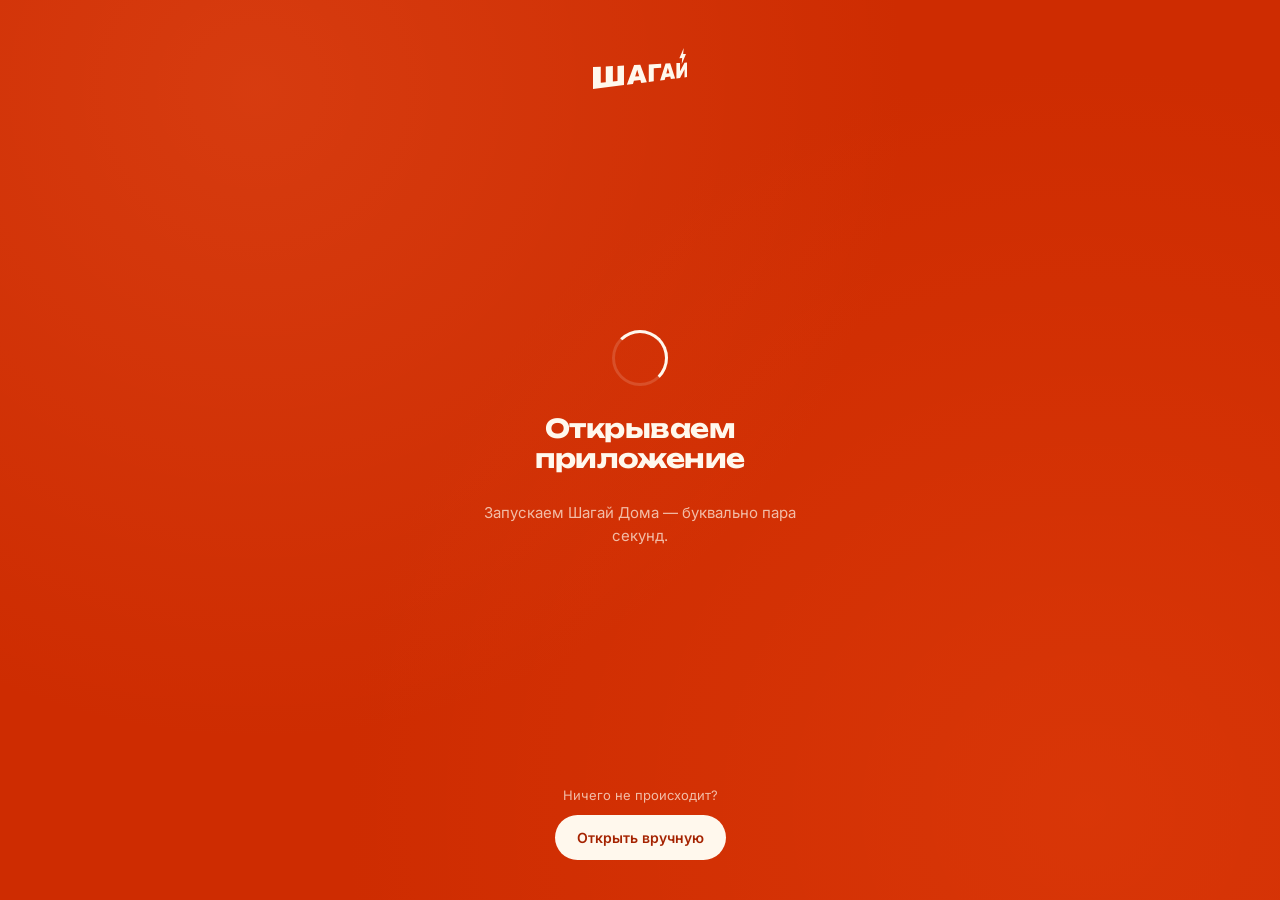
<file: go.html>
<!DOCTYPE html>
<html lang="ru">
<head>
  <meta charset="UTF-8">
  <meta name="viewport" content="width=device-width, initial-scale=1.0">
  <meta name="robots" content="noindex, nofollow">
  <meta http-equiv="X-UA-Compatible" content="IE=edge">
  <meta name="theme-color" content="#ce2c01">
  <title>Шагай Дома — открываем приложение</title>

  <link rel="preconnect" href="https://fonts.googleapis.com">
  <link rel="preconnect" href="https://fonts.gstatic.com" crossorigin>
  <link href="https://fonts.googleapis.com/css2?family=Unbounded:wght@500;700;800&family=Inter:wght@400;500;600&display=swap" rel="stylesheet">

  <!-- Yandex.Metrika counter -->
  <script type="text/javascript">
    (function(m,e,t,r,i,k,a){m[i]=m[i]||function(){(m[i].a=m[i].a||[]).push(arguments)};
    m[i].l=1*new Date();
    for (var j = 0; j < document.scripts.length; j++) {if (document.scripts[j].src === r) { return; }}
    k=e.createElement(t),a=e.getElementsByTagName(t)[0],k.async=1,k.src=r,a.parentNode.insertBefore(k,a)})
    (window, document, "script", "https://mc.yandex.ru/metrika/tag.js?id=108598378", "ym");

    ym(108598378, "init", {
      ssr:true,
      webvisor:true,
      clickmap:true,
      ecommerce:"dataLayer",
      accurateTrackBounce:true,
      trackLinks:true
    });
  </script>
  <noscript><div><img src="https://mc.yandex.ru/watch/108598378" style="position:absolute; left:-9999px;" alt="" /></div></noscript>
  <!-- /Yandex.Metrika counter -->

  <style>
    :root {
      --red: #ce2c01;
      --red-deep: #a52301;
      --cream: #fff8ed;
      --cream-soft: rgba(255, 248, 237, 0.7);
      --cream-faint: rgba(255, 248, 237, 0.15);
    }

    * { box-sizing: border-box; }
    html, body {
      margin: 0; padding: 0;
      height: 100%;
      background: var(--red);
      color: var(--cream);
      font-family: 'Inter', -apple-system, BlinkMacSystemFont, "Segoe UI", Roboto, sans-serif;
      -webkit-font-smoothing: antialiased;
      -moz-osx-font-smoothing: grayscale;
      overflow: hidden;
    }

    body {
      background:
        radial-gradient(circle at 20% 10%, rgba(255, 130, 80, 0.18) 0%, transparent 50%),
        radial-gradient(circle at 85% 90%, rgba(255, 90, 30, 0.22) 0%, transparent 55%),
        var(--red);
      display: flex; flex-direction: column;
      align-items: center; justify-content: space-between;
      padding: 32px 24px;
      text-align: center;
    }

    .top {
      width: 100%;
      display: flex; justify-content: center;
      padding-top: 16px;
    }
    .logo svg {
      height: 44px; width: auto;
      display: block;
    }

    .middle {
      flex: 1;
      display: flex; flex-direction: column;
      align-items: center; justify-content: center;
      gap: 28px;
      max-width: 360px;
    }

    .spinner {
      width: 56px; height: 56px;
      position: relative;
    }
    .spinner::before {
      content: '';
      position: absolute; inset: 0;
      border: 3px solid var(--cream-faint);
      border-radius: 50%;
    }
    .spinner::after {
      content: '';
      position: absolute; inset: 0;
      border: 3px solid transparent;
      border-top-color: var(--cream);
      border-right-color: var(--cream);
      border-radius: 50%;
      animation: spin 0.9s linear infinite;
    }
    @keyframes spin { to { transform: rotate(360deg); } }

    h1 {
      font-family: 'Unbounded', sans-serif;
      font-weight: 700;
      font-size: 26px;
      line-height: 1.15;
      letter-spacing: -0.02em;
      margin: 0;
      color: var(--cream);
    }
    .sub {
      font-size: 15px;
      line-height: 1.5;
      color: var(--cream-soft);
      margin: 0;
    }

    .bottom {
      width: 100%;
      max-width: 360px;
      padding-bottom: 8px;
    }
    .manual-wrap {
      font-size: 13px;
      color: var(--cream-soft);
      line-height: 1.5;
    }
    .manual-wrap a {
      display: inline-block;
      margin-top: 10px;
      padding: 12px 22px;
      background: var(--cream);
      color: var(--red-deep);
      font-family: 'Inter', sans-serif;
      font-weight: 600;
      font-size: 14px;
      text-decoration: none;
      border-radius: 999px;
      transition: transform 0.15s ease, background 0.15s ease;
    }
    .manual-wrap a:hover { transform: translateY(-1px); }
    .manual-wrap a:active { transform: translateY(0); }

    @media (max-height: 600px) {
      h1 { font-size: 22px; }
      .spinner { width: 44px; height: 44px; }
      body { padding: 20px; }
    }
    @media (max-width: 360px) {
      h1 { font-size: 22px; }
    }
  </style>
</head>
<body>

  <div class="top">
    <div class="logo" aria-label="Шагай Дома">
      <svg xmlns="http://www.w3.org/2000/svg" viewBox="0 0 106.01385498046875 49.134765625" fill="none" role="img" aria-label="Шагай Дома">
        <path d="M27.358808471536076 36.845925992647054L22.18969762487075 37.403434147662V20.220558865808822L14.264924992934283 20.601136132970474V38.25578554170497L8.678344057574105 38.857944237994026V20.867692381046073L0 21.284763358757466V45.81220368034812L34.60441893181296 41.41300286520565V19.62206700168026L27.357561249712777 19.970216501436123L27.358808471536076 36.845925992647054Z" fill="#fff8ed"/>
        <path d="M45.937923640136724 19.079450675235524L37.7968079107307 41.010649105009186L44.663512381089156 40.137593828699444L45.69421649586397 36.553577197265625L52.87871308679917 35.734152459357766L53.87150165814568 38.966951425350416L60.1128491063017 38.173219457002524L52.835559211713004 18.748537781077665L45.937923640136724 19.079450675235524ZM47.099586046358 31.89495424287684L49.355061991613056 24.26163240660903L51.595571274988515 31.457678271627987L47.099586046358 31.89495424287684Z" fill="#fff8ed"/>
        <path d="M76.12243787454044 17.63037847205308L62.29498840834674 18.294249704159007V37.896835100959336L67.86932162540211 37.187415327866496V22.732463617934286L76.12343565199909 22.175030296228748L76.12243787454044 17.63037847205308Z" fill="#fff8ed"/>
        <path d="M87.00295161664177 34.7560811055262L91.74987787612018 34.15242574304917L86.21795020105698 17.14698023777861L81.01204631060432 17.39732260215131L74.91412937212776 36.294653946748625L80.0541799503102 35.640860266974954L80.82845525821462 32.54949625574449L86.2508768571921 31.93087423138787L87.00295161664177 34.7560811055262ZM81.88460269818474 28.522715877039293L83.5848154877068 21.91663087887753L85.27729550192441 28.19344931568819L81.88460269818474 28.522715877039293Z" fill="#fff8ed"/>
        <path d="M102.20209564410041 23.793126000904756V32.82363561250574L105.91682112261604 32.3514374302045V16.19824354123104L102.22304897073185 16.375623428940717L97.21096335161994 25.932735038775277V16.61733501829619L93.15998686954275 16.811926567167394V33.973075244858684L97.21420612836053 33.45722429874196L102.20209564410041 23.793126000904756Z" fill="#fff8ed"/>
        <path d="M99.07356442253563 18.224255615435432L103.82448179184858 6.7536562842945775L100.66801280144188 6.764806447394876L101.31906259320426 0L96.4785946969784 11.33480181901999L99.57694315041935 11.257773399213006L99.07356442253563 18.224255615435432Z" fill="#fff8ed"/>
      </svg>
    </div>
  </div>

  <div class="middle">
    <div class="spinner" role="status" aria-label="Загрузка"></div>
    <h1>Открываем приложение</h1>
    <p class="sub">Запускаем&nbsp;Шагай&nbsp;Дома — буквально пара секунд.</p>
  </div>

  <div class="bottom">
    <div class="manual-wrap">
      Ничего не происходит?
      <br>
      <a id="manual" href="https://t.me/shagai_doma_bot/plan?startapp=yad">Открыть вручную</a>
    </div>
  </div>

  <script>
  (function () {
    var p = new URLSearchParams(window.location.search);

    var dest = (p.get('dest') || 'tg').toLowerCase();

    // from=yad (по умолчанию) / from=seed — определяет префикс startapp.
    // Это нужно чтобы Сергей (посевы) тоже мог использовать прокладку
    // и тем самым получать ERID-маркировку и трекинг через Метрику.
    var from = (p.get('from') || 'yad').toLowerCase();
    var prefix = from === 'seed' ? 'seed-' : 'yad-';

    // Кастомный startapp из URL префиксуем правильным префиксом для детектора.
    var rawStartapp = p.get('startapp');
    var startapp = from === 'seed' ? 'seed' : 'yad';
    if (rawStartapp) {
      var cleanCustom = String(rawStartapp).replace(/[^A-Za-z0-9_-]/g, '').slice(0, 50);
      if (new RegExp('^' + prefix.slice(0, -1), 'i').test(cleanCustom)) {
        startapp = cleanCustom; // уже с правильным префиксом
      } else {
        startapp = prefix + cleanCustom;
      }
    }

    var trackedKeys = [
      'utm_source','utm_medium','utm_campaign','utm_content','utm_term',
      'cm_id','yclid','_openstat','erid',
      'gbid','ad_id','phrase_id','retargeting_id','source','source_type',
      'device_type','position_type','position','region_id','keyword','campaign_id'
    ];
    var data = { dest: dest, from: from, startapp_sent: startapp };
    trackedKeys.forEach(function (k) {
      var v = p.get(k);
      if (v) data[k] = v;
    });

    // Дефолты по источнику
    if (!data.utm_source) data.utm_source = from === 'seed' ? 'tg_seed' : 'yandex';
    if (!data.utm_medium) data.utm_medium = from === 'seed' ? 'seed' : 'cpc';

    // Если startapp не задан вручную, для yad собираем из cm_id/campaign_id
    if (!p.get('startapp') && from === 'yad') {
      var cmid = data.cm_id || '';
      var campId = data.campaign_id || (cmid.split('_')[0] || '');
      if (campId) {
        var clean = String(campId).replace(/[^A-Za-z0-9_-]/g, '').slice(0, 20);
        if (clean) startapp = 'yad-' + clean;
      }
    }

    try {
      localStorage.setItem('last_ad_utm', JSON.stringify(data));
      localStorage.setItem('last_ad_utm_ts', String(Date.now()));
    } catch (e) {}

    // ── Salebot прокси: захват UTM в переменные сделки + редирект в TG бот ──
    // Salebot ловит utm_source / utm_campaign / erid из URL прокси-ссылки,
    // сохраняет их в переменные сделки клиента, потом редиректит юзера в TG.
    // В welcome-сообщении кнопка с URL t.me/.../plan?startapp=#{utm_campaign}
    // автоматически подставляет наше значение → мини-апп получает метку для Метрики.

    // utm_campaign для Salebot: для Директа префикс "yad-", для посевов префикс "seed-"
    // или просто имя канала. Детектор в мини-аппе различит источник по префиксу.
    var sbCampaign;
    if (from === 'seed') {
      // Посев: используем имя канала (startapp) или campaign_id
      sbCampaign = rawStartapp || (data.cm_id ? data.cm_id.split('_')[0] : '') || 'seed';
    } else {
      // Я.Директ: префиксуем "yad-" + campaign_id (или кастомное слово)
      var campId = data.campaign_id || (data.cm_id ? data.cm_id.split('_')[0] : '') || rawStartapp || '';
      sbCampaign = campId ? ('yad-' + String(campId).replace(/[^A-Za-z0-9_-]/g, '').slice(0, 30)) : 'yandex';
    }

    // Собираем UTM-параметры для Salebot прокси-ссылки
    var sbParams = new URLSearchParams();
    sbParams.set('utm_source', from === 'seed' ? 'tg_seed' : 'yandex');
    sbParams.set('utm_campaign', sbCampaign);
    if (data.utm_term)    sbParams.set('utm_term', data.utm_term);
    if (data.utm_content) sbParams.set('utm_content', data.utm_content);
    if (data.erid)        sbParams.set('erid', data.erid);
    if (data.utm_medium)  sbParams.set('utm_medium', data.utm_medium);
    if (data.yclid)       sbParams.set('yclid', data.yclid);
    if (data.cm_id)       sbParams.set('cm_id', data.cm_id);

    // buildAndRedirect вызывается после получения ym_client_id.
    // ymClientId передаётся в Salebot → startapp → plan.html, где используется
    // для инициализации Метрики с тем же clientID — это связывает браузерную сессию
    // (с yclid, атрибутированную к Директу) с TMA-сессией, делая TMA-цели видимыми
    // в статистике рекламной кампании.
    function buildAndRedirect(ymClientId) {
      if (ymClientId) {
        var b64cid = btoa(String(ymClientId)).replace(/\+/g, '-').replace(/\//g, '_').replace(/=+$/, '');
        sbParams.set('ym_cid', b64cid);
      }

      var salebotProxy = 'https://s.salebot.pro/walkwalk_1?' + sbParams.toString();

      var encStart = sbCampaign;
      var deeplinks = {
        tg:  salebotProxy,
        vk:  'vk://vk.com/app54574304#startapp=' + encStart,
        max: 'max://max.ru/id222391942312_bot?startapp=' + encStart
      };
      var webFallbacks = {
        tg:  salebotProxy,
        vk:  'https://vk.com/app54574304#startapp=' + encStart,
        max: 'https://max.ru/id222391942312_bot?startapp=' + encStart
      };
      var deeplink = deeplinks[dest] || deeplinks.tg;
      var webFallback = webFallbacks[dest] || webFallbacks.tg;

      var manual = document.getElementById('manual');
      if (manual) manual.href = webFallback;

      if (p.get('preview') === '1') return;

      var redirected = false;
      function doRedirect() {
        if (redirected) return;
        redirected = true;
        window.location.href = deeplink;
        setTimeout(function () {
          try { window.location.replace(webFallback); } catch (e) {}
        }, 1200);
      }
      try {
        if (typeof ym === 'function') {
          ym(108598378, 'params', { ad_click: data });
          ym(108598378, 'reachGoal', 'ad_click', data, doRedirect);
          ym(108598378, 'reachGoal', 'ad_click_' + dest, data);
        } else {
          setTimeout(doRedirect, 400);
        }
      } catch (e) {
        setTimeout(doRedirect, 400);
      }
      setTimeout(doRedirect, 1500);
    }

    // getClientID читает куку _ym_uid — отвечает за <50мс на инициализированном счётчике.
    // На мобильных/во встроенных webview Метрика инициализируется медленнее — 500мс не хватало,
    // ym_cid уходил пустым. Ждём максимум 1500мс, потом редиректим без ym_cid (не блокируем пользователя).
    var _cidDone = false;
    function _oncid(id) { if (!_cidDone) { _cidDone = true; buildAndRedirect(id || ''); } }
    if (typeof ym === 'function') {
      ym(108598378, 'getClientID', _oncid);
      setTimeout(function() { _oncid(''); }, 1500);
    } else {
      buildAndRedirect('');
    }
  })();
  </script>
</body>
</html>
</file>
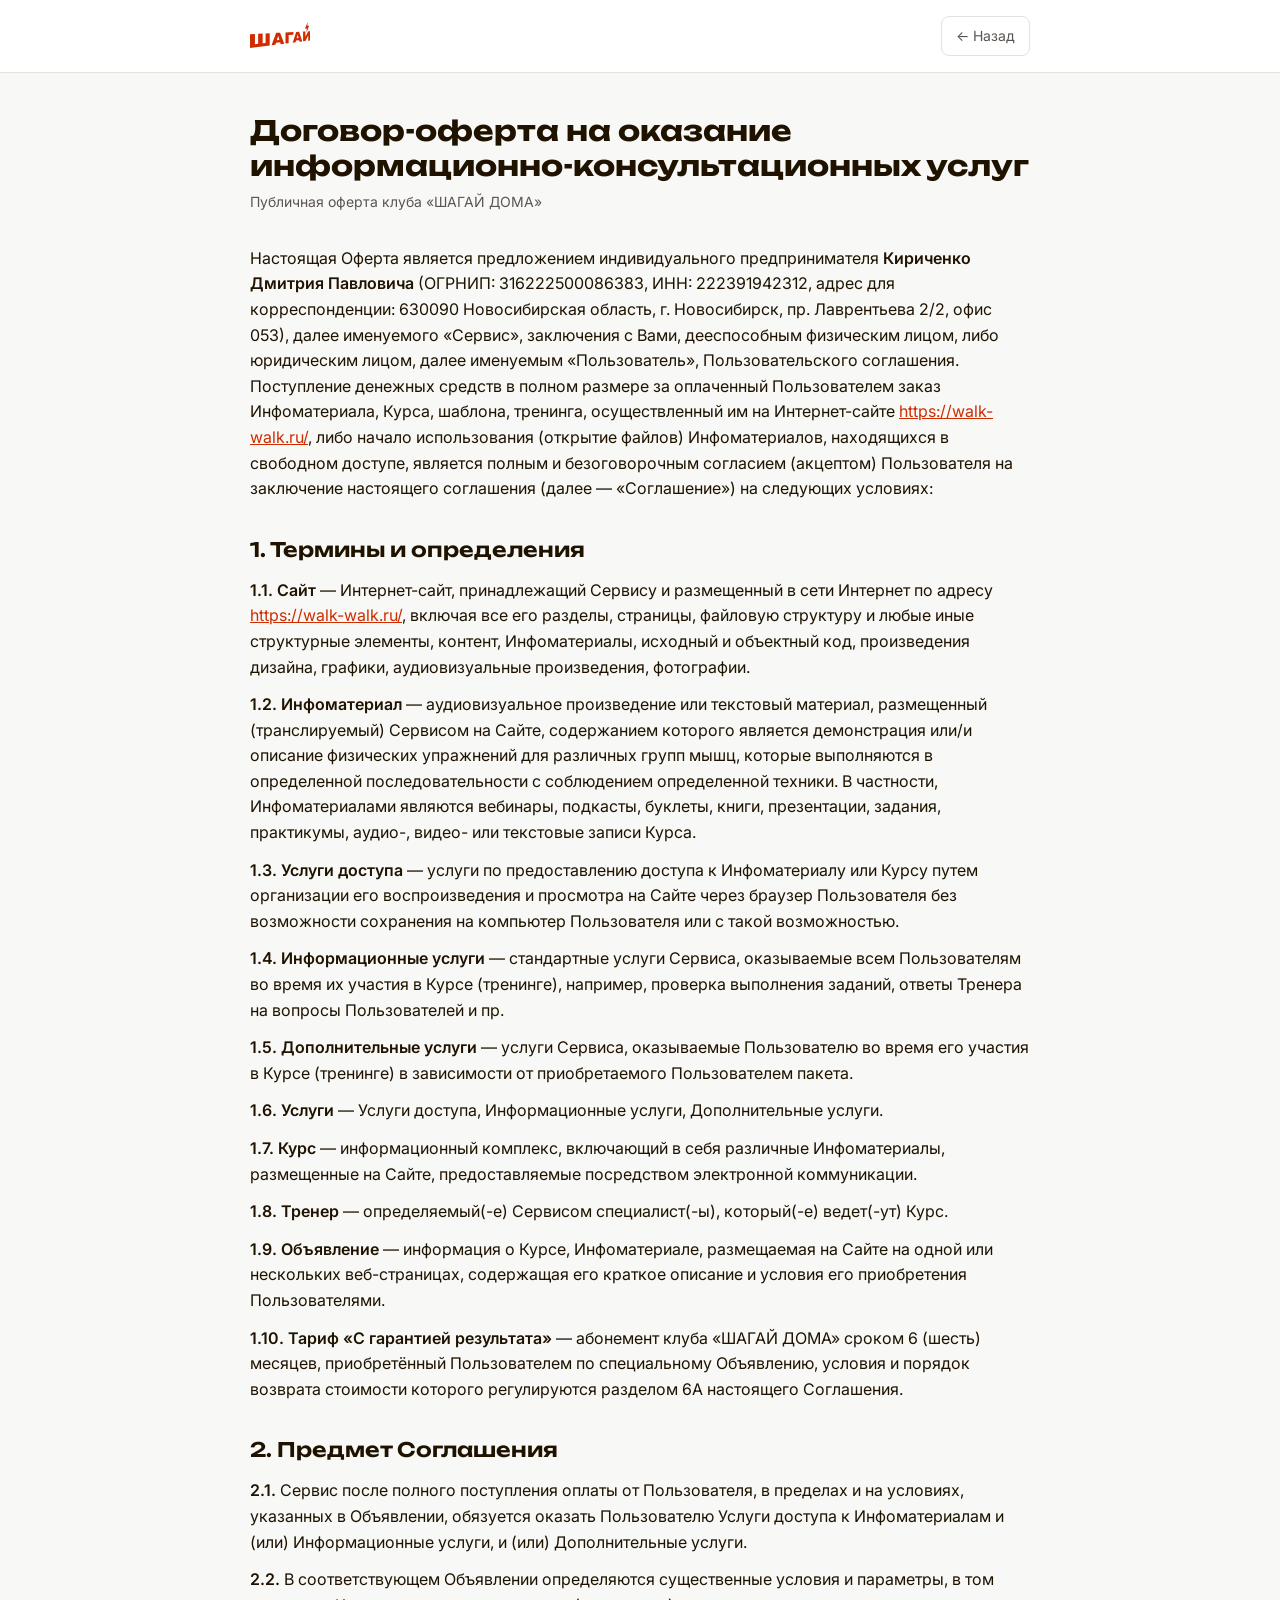
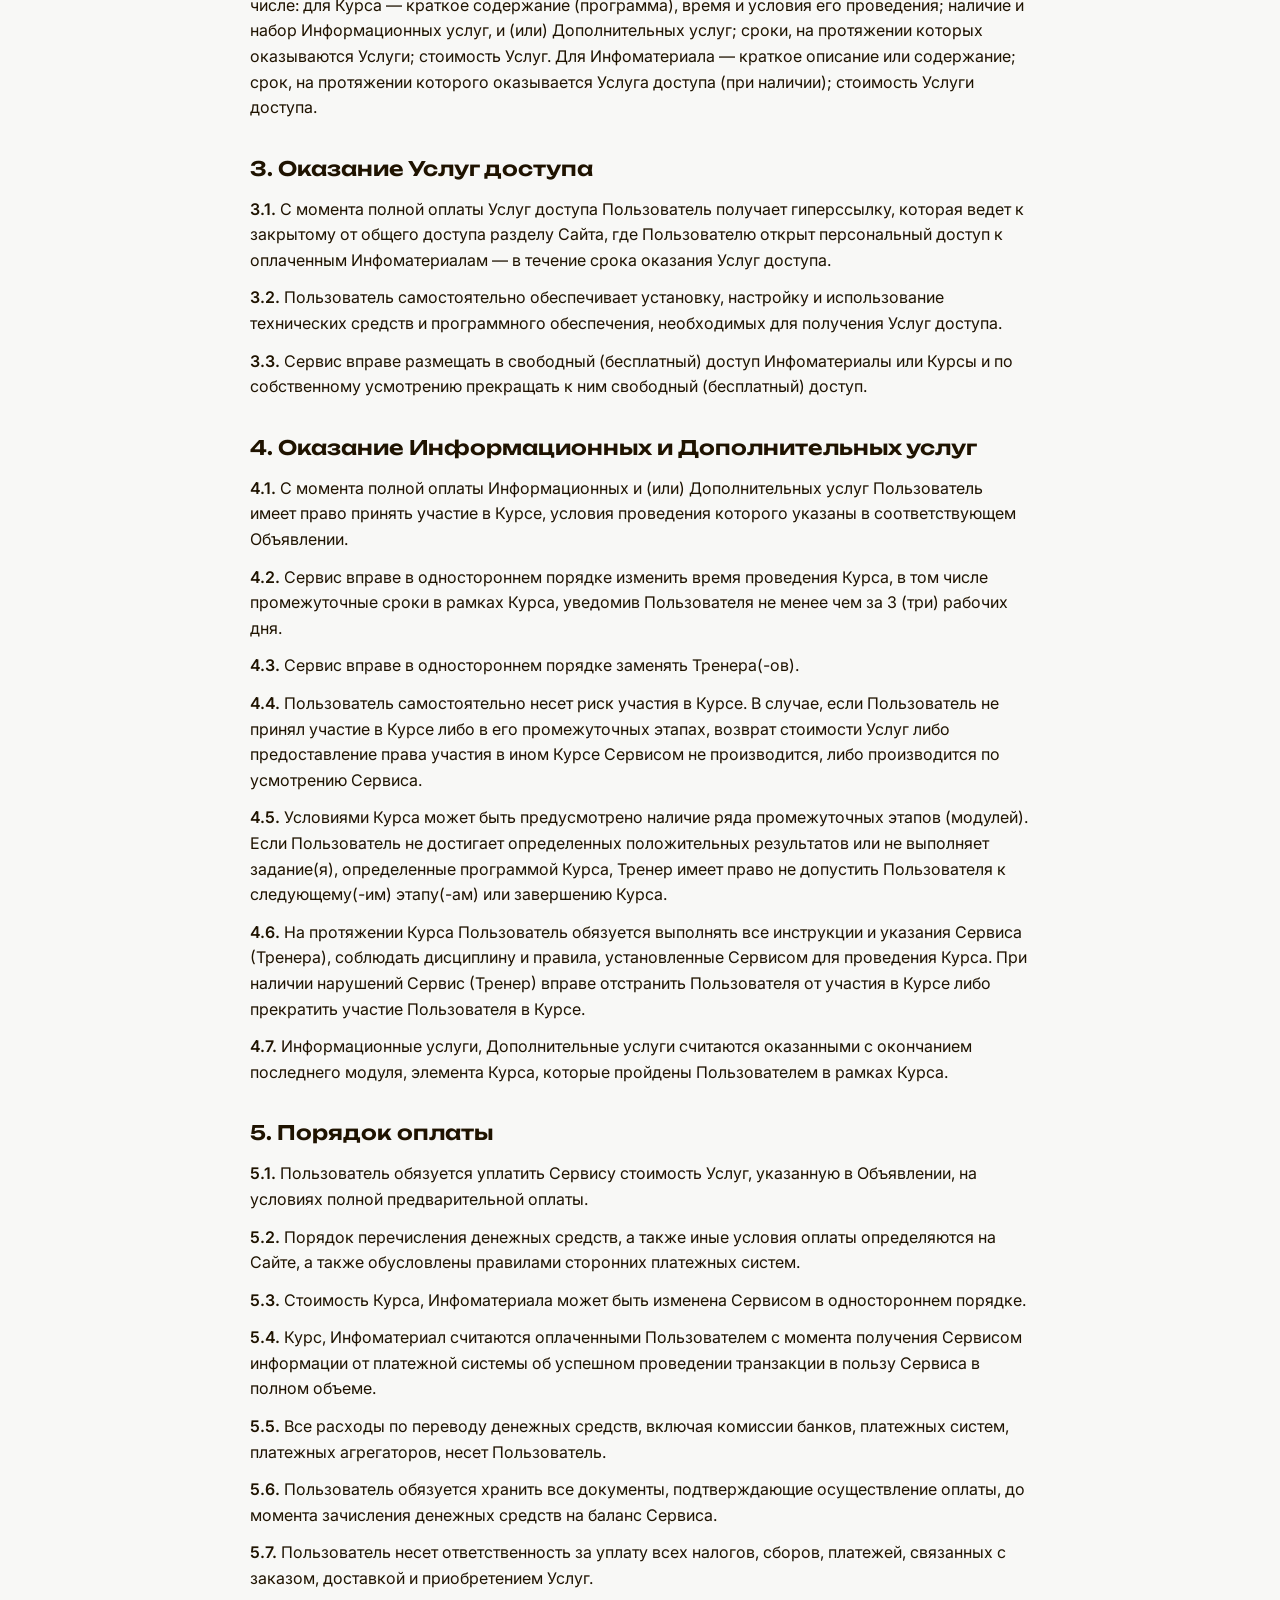
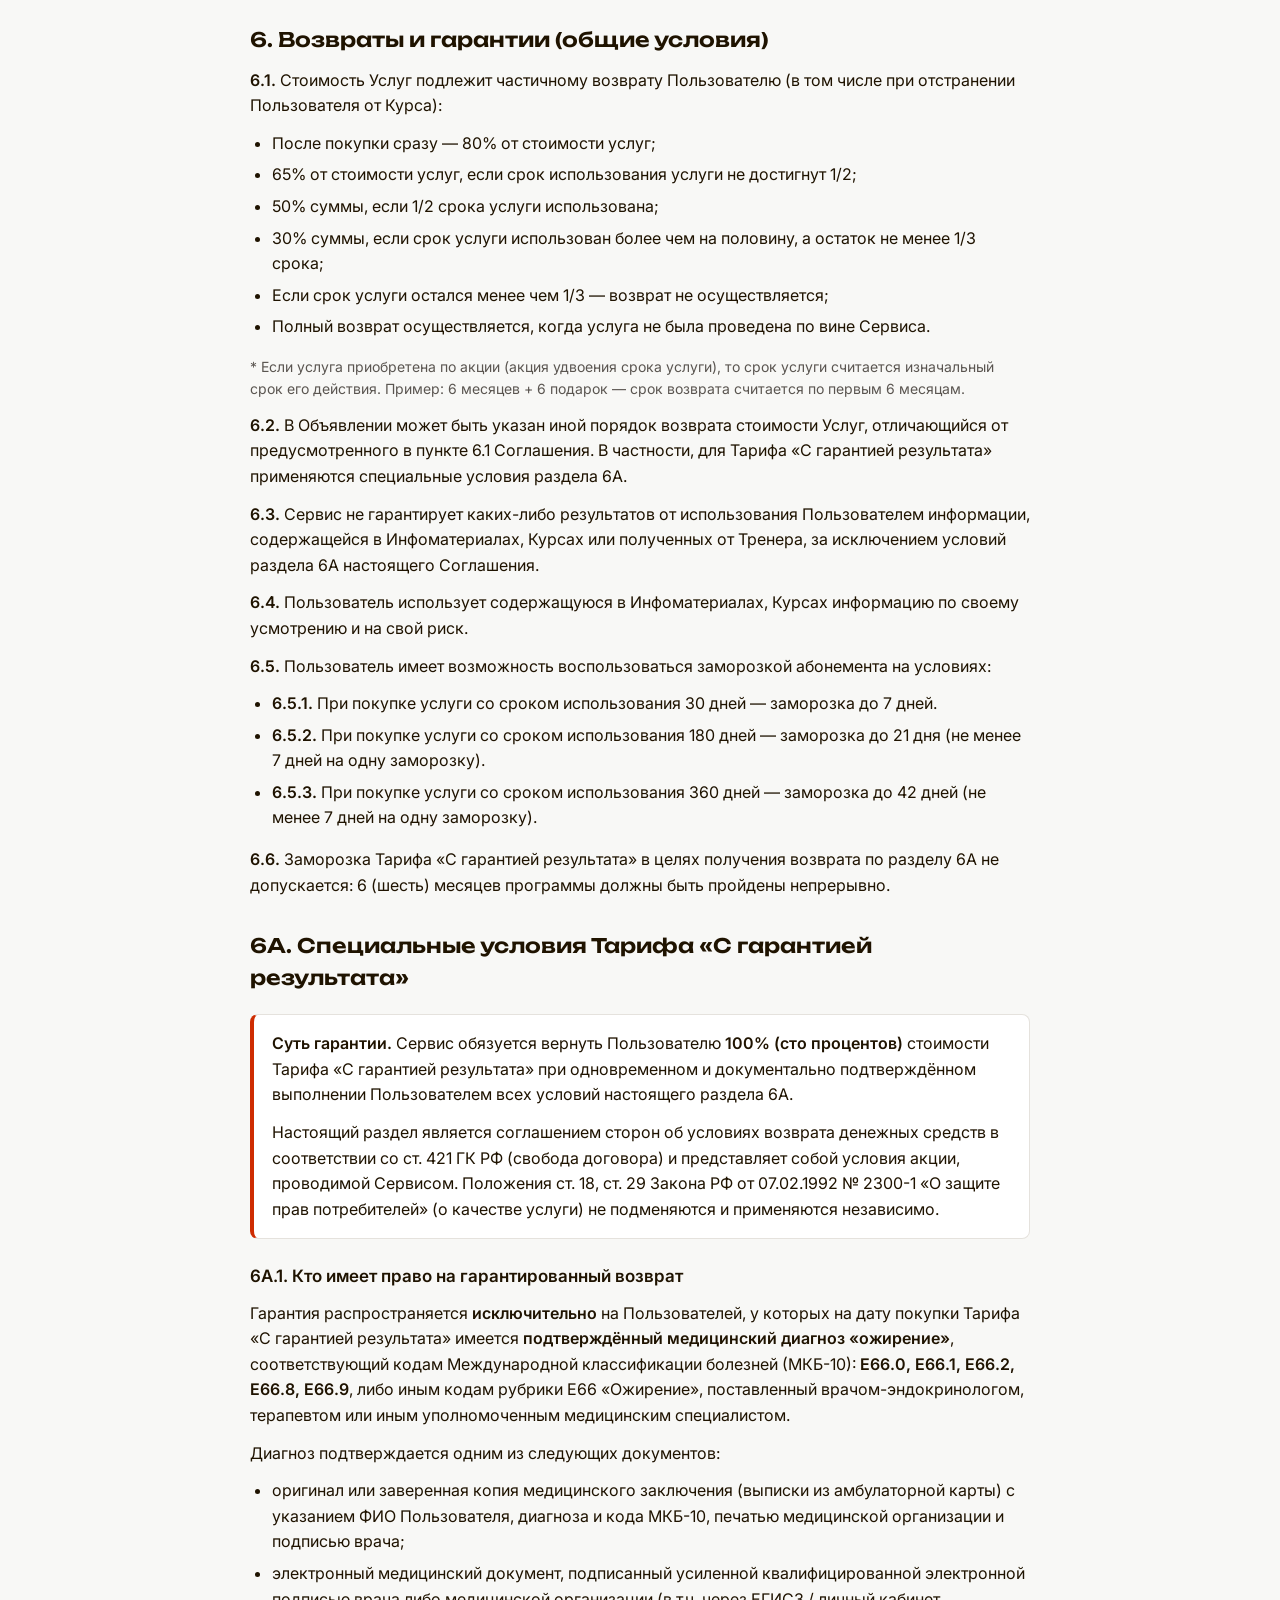
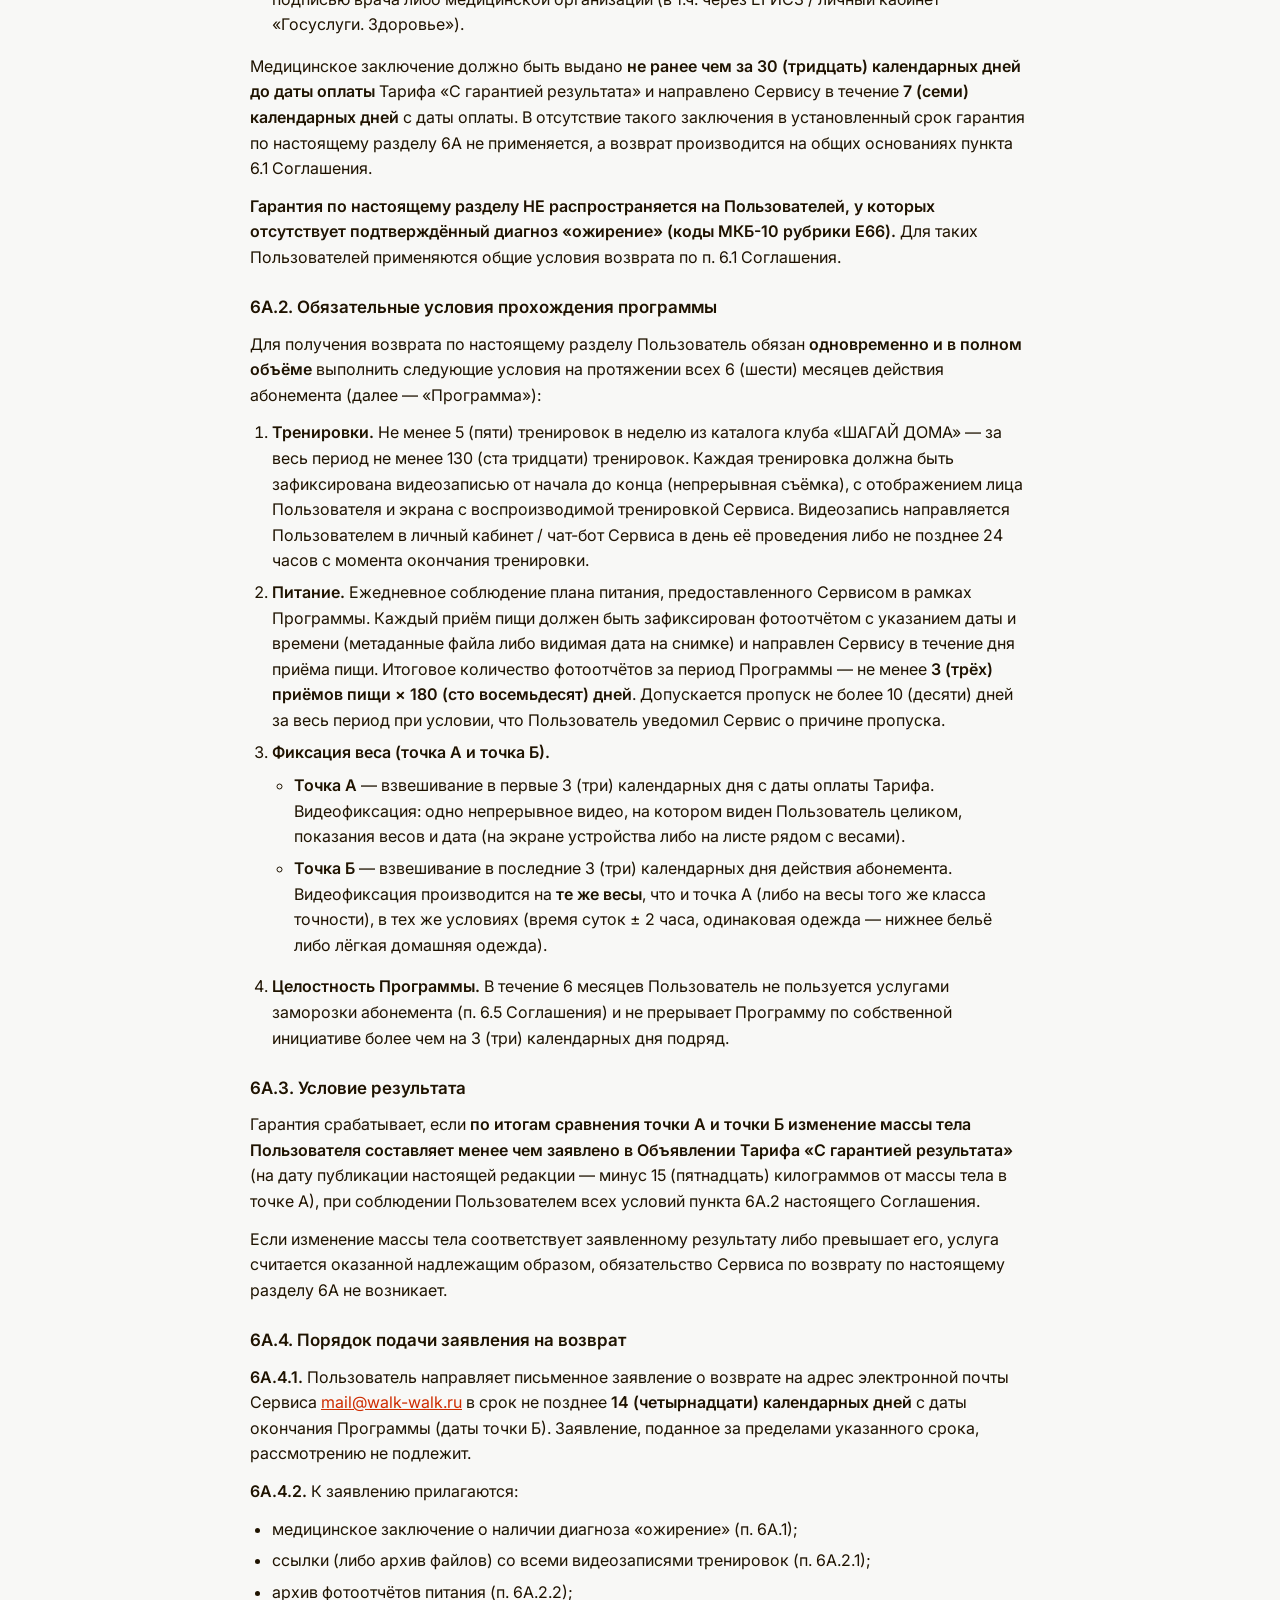
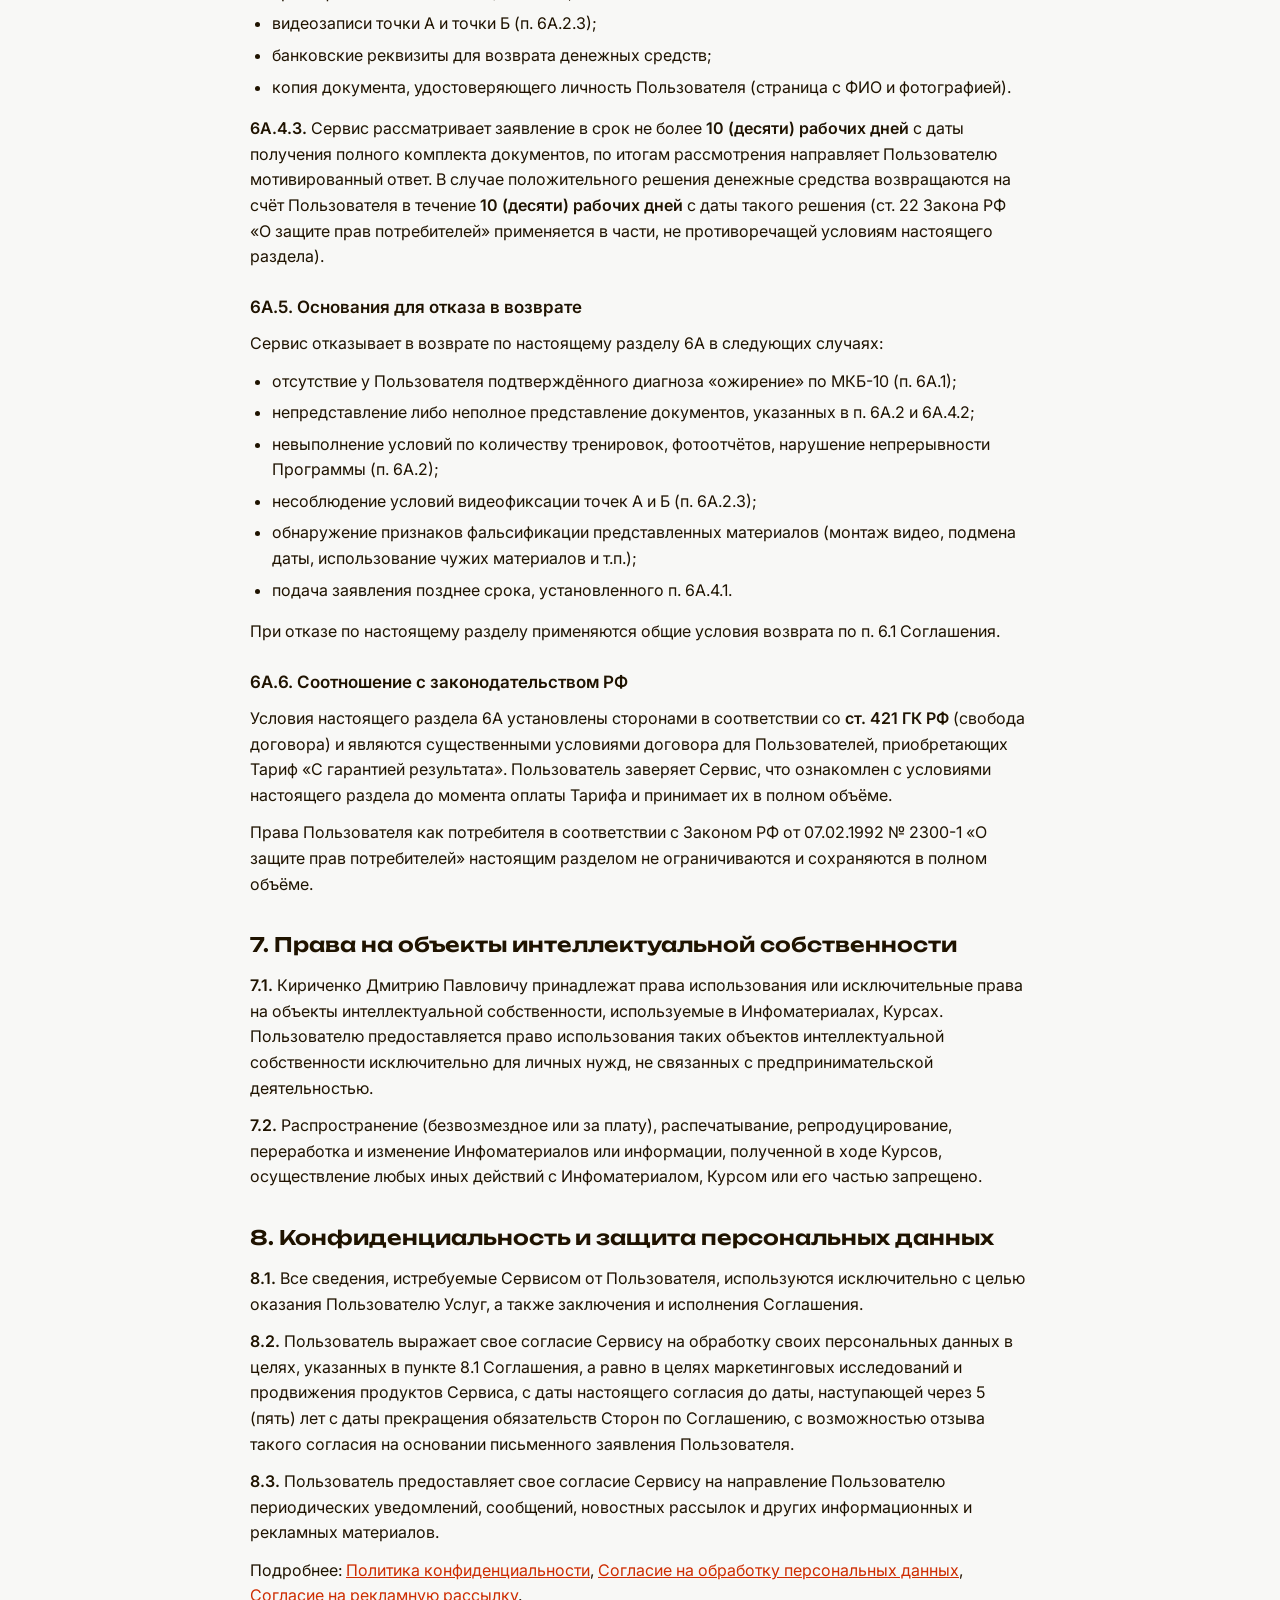
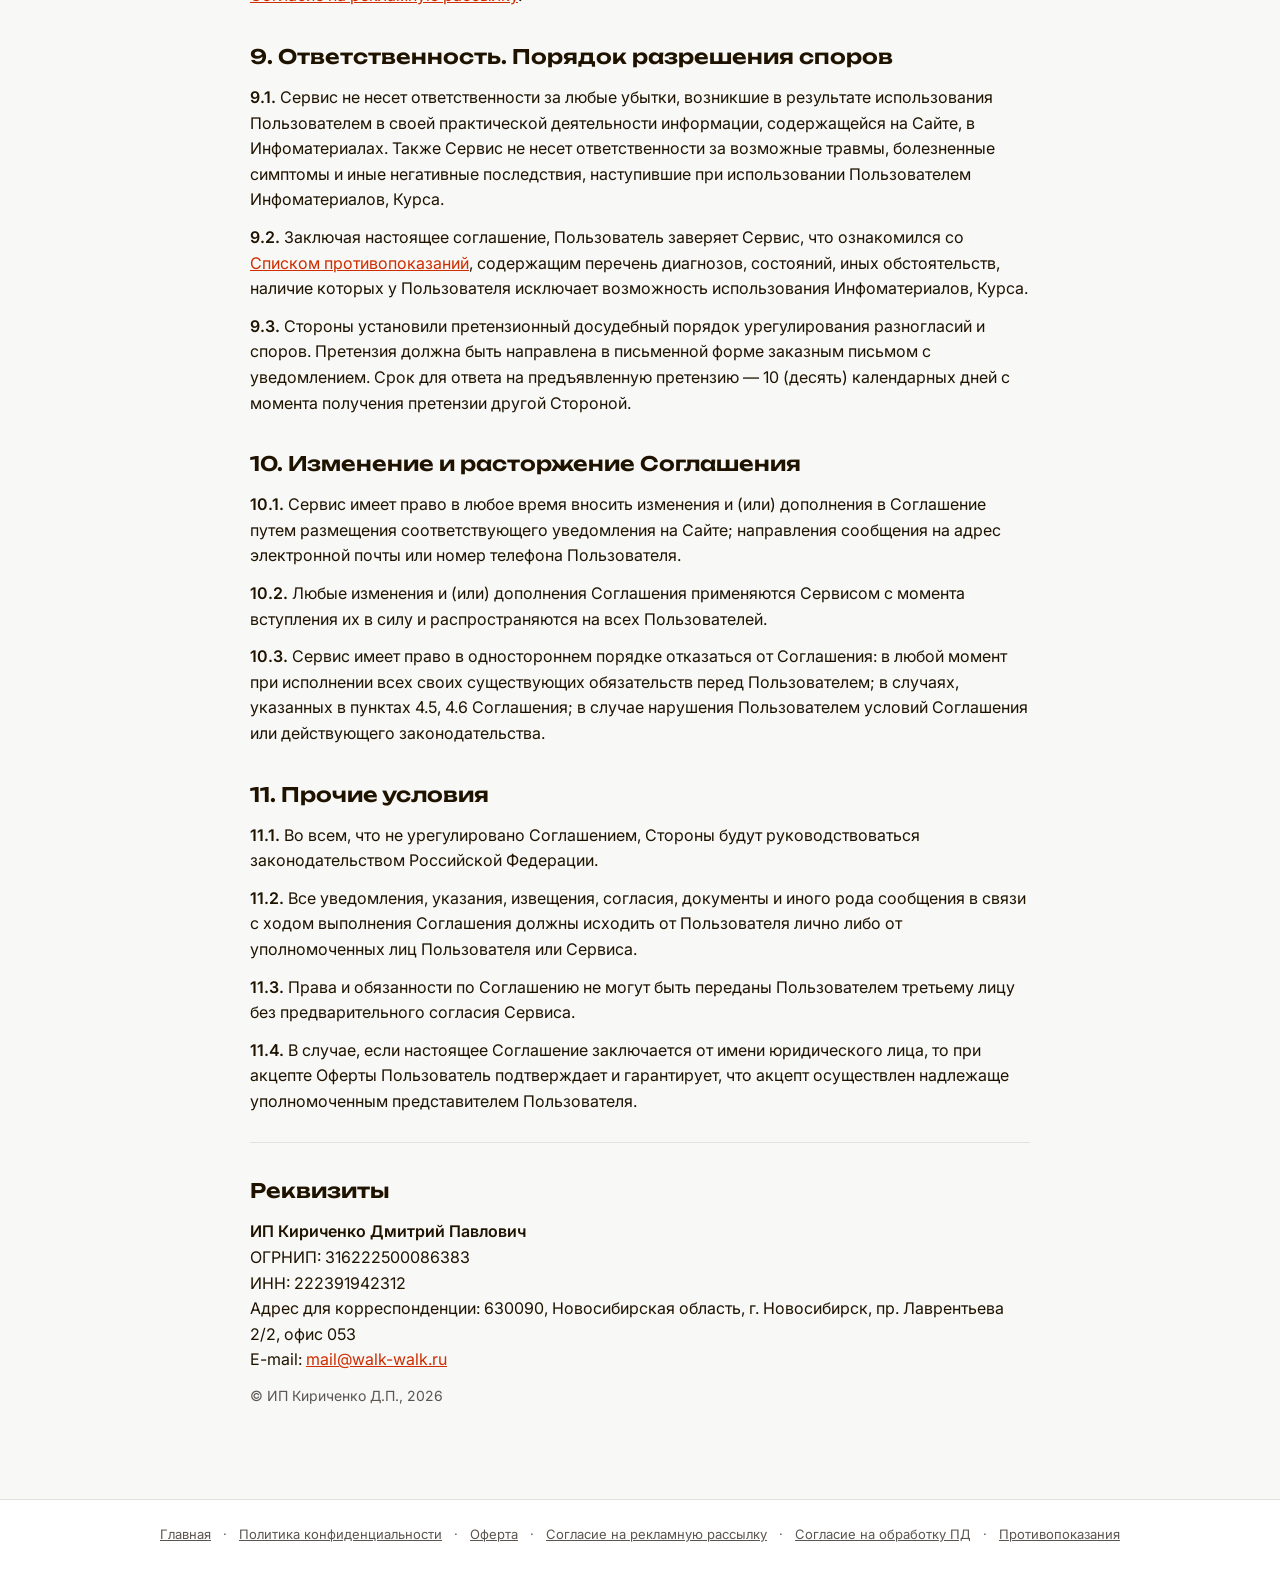
<file: offer.html>
<!DOCTYPE html>
<html lang="ru">
<head>
  <meta charset="UTF-8">
  <meta name="viewport" content="width=device-width, initial-scale=1.0">
  <meta name="theme-color" content="#ffffff">
  <title>Публичная оферта | ШАГАЙ ДОМА</title>
  <meta name="description" content="Публичная оферта на оказание информационно-консультационных услуг клуба ШАГАЙ ДОМА.">
  <meta name="robots" content="noindex,follow">
  <link rel="icon" type="image/svg+xml" href="./favicon.svg">

  <!-- Yandex.Metrika counter -->
  <script type="text/javascript">
      (function(m,e,t,r,i,k,a){m[i]=m[i]||function(){(m[i].a=m[i].a||[]).push(arguments)};m[i].l=1*new Date();for (var j = 0; j < document.scripts.length; j++) {if (document.scripts[j].src === r) { return; }}k=e.createElement(t),a=e.getElementsByTagName(t)[0],k.async=1,k.src=r,a.parentNode.insertBefore(k,a)})(window, document,'script','https://mc.yandex.ru/metrika/tag.js?id=108598378', 'ym');
      ym(108598378, 'init', {ssr:true, webvisor:true, clickmap:true, ecommerce:"dataLayer", accurateTrackBounce:true, trackLinks:true});
  </script>
  <noscript><div><img src="https://mc.yandex.ru/watch/108598378" style="position:absolute; left:-9999px;" alt="" /></div></noscript>
  <!-- /Yandex.Metrika counter -->

  <link rel="preconnect" href="https://fonts.googleapis.com">
  <link rel="preconnect" href="https://fonts.gstatic.com" crossorigin>
  <link href="https://fonts.googleapis.com/css2?family=Unbounded:wght@600;700&family=Inter:wght@400;500;600;700&display=swap" rel="stylesheet">
  <link rel="stylesheet" href="./legal.css">
</head>
<body>

<header class="legal-header">
  <div class="legal-header__inner">
    <a href="./plan.html" class="legal-header__logo" aria-label="Шагай Дома">
      <svg xmlns="http://www.w3.org/2000/svg" viewBox="0 0 106.01 49.13" fill="none"><path d="M27.36 36.85l-5.17.56V20.22l-7.92.38v17.66l-5.59.6V20.87L0 21.28v24.53l34.6-4.4V19.62l-7.24.35zM45.94 19.08L37.8 41.01l6.87-.87 1.03-3.58 7.18-.82.99 3.23 6.24-.79-7.28-19.43zm1.16 12.82l2.26-7.63 2.24 7.2zM76.12 17.63L62.29 18.29v19.6l5.57-.71V22.73l8.25-.56zM87 34.76l4.75-.6L86.22 17.15l-5.21.25-6.1 18.9 5.14-.65.77-3.09 5.42-.62zm-5.12-6.23l1.7-6.61 1.69 6.28zM102.2 23.79v9.03l3.72-.47V16.2l-3.69.18-5.01 9.56V16.62l-4.05.19v17.16l4.05-.52zM99.07 18.22l4.75-11.47-3.16.01L101.32 0l-4.84 11.33 3.1-.08z" fill="#CF2C02"/></svg>
    </a>
    <a href="./plan.html" class="legal-header__back">← Назад</a>
  </div>
</header>

<main class="legal">
  <h1>Договор-оферта на оказание информационно-консультационных услуг</h1>
  <p class="legal__subtitle">Публичная оферта клуба «ШАГАЙ ДОМА»</p>

  <p>Настоящая Оферта является предложением индивидуального предпринимателя <strong>Кириченко Дмитрия Павловича</strong> (ОГРНИП: 316222500086383, ИНН: 222391942312, адрес для корреспонденции: 630090 Новосибирская область, г. Новосибирск, пр. Лаврентьева 2/2, офис 053), далее именуемого «Сервис», заключения с Вами, дееспособным физическим лицом, либо юридическим лицом, далее именуемым «Пользователь», Пользовательского соглашения. Поступление денежных средств в полном размере за оплаченный Пользователем заказ Инфоматериала, Курса, шаблона, тренинга, осуществленный им на Интернет-сайте <a href="https://walk-walk.ru/">https://walk-walk.ru/</a>, либо начало использования (открытие файлов) Инфоматериалов, находящихся в свободном доступе, является полным и безоговорочным согласием (акцептом) Пользователя на заключение настоящего соглашения (далее — «Соглашение») на следующих условиях:</p>

  <h2>1. Термины и определения</h2>
  <p><strong>1.1. Сайт</strong> — Интернет-сайт, принадлежащий Сервису и размещенный в сети Интернет по адресу <a href="https://walk-walk.ru/">https://walk-walk.ru/</a>, включая все его разделы, страницы, файловую структуру и любые иные структурные элементы, контент, Инфоматериалы, исходный и объектный код, произведения дизайна, графики, аудиовизуальные произведения, фотографии.</p>
  <p><strong>1.2. Инфоматериал</strong> — аудиовизуальное произведение или текстовый материал, размещенный (транслируемый) Сервисом на Сайте, содержанием которого является демонстрация или/и описание физических упражнений для различных групп мышц, которые выполняются в определенной последовательности с соблюдением определенной техники. В частности, Инфоматериалами являются вебинары, подкасты, буклеты, книги, презентации, задания, практикумы, аудио-, видео- или текстовые записи Курса.</p>
  <p><strong>1.3. Услуги доступа</strong> — услуги по предоставлению доступа к Инфоматериалу или Курсу путем организации его воспроизведения и просмотра на Сайте через браузер Пользователя без возможности сохранения на компьютер Пользователя или с такой возможностью.</p>
  <p><strong>1.4. Информационные услуги</strong> — стандартные услуги Сервиса, оказываемые всем Пользователям во время их участия в Курсе (тренинге), например, проверка выполнения заданий, ответы Тренера на вопросы Пользователей и пр.</p>
  <p><strong>1.5. Дополнительные услуги</strong> — услуги Сервиса, оказываемые Пользователю во время его участия в Курсе (тренинге) в зависимости от приобретаемого Пользователем пакета.</p>
  <p><strong>1.6. Услуги</strong> — Услуги доступа, Информационные услуги, Дополнительные услуги.</p>
  <p><strong>1.7. Курс</strong> — информационный комплекс, включающий в себя различные Инфоматериалы, размещенные на Сайте, предоставляемые посредством электронной коммуникации.</p>
  <p><strong>1.8. Тренер</strong> — определяемый(-е) Сервисом специалист(-ы), который(-е) ведет(-ут) Курс.</p>
  <p><strong>1.9. Объявление</strong> — информация о Курсе, Инфоматериале, размещаемая на Сайте на одной или нескольких веб-страницах, содержащая его краткое описание и условия его приобретения Пользователями.</p>
  <p><strong>1.10. Тариф «С гарантией результата»</strong> — абонемент клуба «ШАГАЙ ДОМА» сроком 6 (шесть) месяцев, приобретённый Пользователем по специальному Объявлению, условия и порядок возврата стоимости которого регулируются разделом 6А настоящего Соглашения.</p>

  <h2>2. Предмет Соглашения</h2>
  <p><strong>2.1.</strong> Сервис после полного поступления оплаты от Пользователя, в пределах и на условиях, указанных в Объявлении, обязуется оказать Пользователю Услуги доступа к Инфоматериалам и (или) Информационные услуги, и (или) Дополнительные услуги.</p>
  <p><strong>2.2.</strong> В соответствующем Объявлении определяются существенные условия и параметры, в том числе: для Курса — краткое содержание (программа), время и условия его проведения; наличие и набор Информационных услуг, и (или) Дополнительных услуг; сроки, на протяжении которых оказываются Услуги; стоимость Услуг. Для Инфоматериала — краткое описание или содержание; срок, на протяжении которого оказывается Услуга доступа (при наличии); стоимость Услуги доступа.</p>

  <h2>3. Оказание Услуг доступа</h2>
  <p><strong>3.1.</strong> С момента полной оплаты Услуг доступа Пользователь получает гиперссылку, которая ведет к закрытому от общего доступа разделу Сайта, где Пользователю открыт персональный доступ к оплаченным Инфоматериалам — в течение срока оказания Услуг доступа.</p>
  <p><strong>3.2.</strong> Пользователь самостоятельно обеспечивает установку, настройку и использование технических средств и программного обеспечения, необходимых для получения Услуг доступа.</p>
  <p><strong>3.3.</strong> Сервис вправе размещать в свободный (бесплатный) доступ Инфоматериалы или Курсы и по собственному усмотрению прекращать к ним свободный (бесплатный) доступ.</p>

  <h2>4. Оказание Информационных и Дополнительных услуг</h2>
  <p><strong>4.1.</strong> С момента полной оплаты Информационных и (или) Дополнительных услуг Пользователь имеет право принять участие в Курсе, условия проведения которого указаны в соответствующем Объявлении.</p>
  <p><strong>4.2.</strong> Сервис вправе в одностороннем порядке изменить время проведения Курса, в том числе промежуточные сроки в рамках Курса, уведомив Пользователя не менее чем за 3 (три) рабочих дня.</p>
  <p><strong>4.3.</strong> Сервис вправе в одностороннем порядке заменять Тренера(-ов).</p>
  <p><strong>4.4.</strong> Пользователь самостоятельно несет риск участия в Курсе. В случае, если Пользователь не принял участие в Курсе либо в его промежуточных этапах, возврат стоимости Услуг либо предоставление права участия в ином Курсе Сервисом не производится, либо производится по усмотрению Сервиса.</p>
  <p><strong>4.5.</strong> Условиями Курса может быть предусмотрено наличие ряда промежуточных этапов (модулей). Если Пользователь не достигает определенных положительных результатов или не выполняет задание(я), определенные программой Курса, Тренер имеет право не допустить Пользователя к следующему(-им) этапу(-ам) или завершению Курса.</p>
  <p><strong>4.6.</strong> На протяжении Курса Пользователь обязуется выполнять все инструкции и указания Сервиса (Тренера), соблюдать дисциплину и правила, установленные Сервисом для проведения Курса. При наличии нарушений Сервис (Тренер) вправе отстранить Пользователя от участия в Курсе либо прекратить участие Пользователя в Курсе.</p>
  <p><strong>4.7.</strong> Информационные услуги, Дополнительные услуги считаются оказанными с окончанием последнего модуля, элемента Курса, которые пройдены Пользователем в рамках Курса.</p>

  <h2>5. Порядок оплаты</h2>
  <p><strong>5.1.</strong> Пользователь обязуется уплатить Сервису стоимость Услуг, указанную в Объявлении, на условиях полной предварительной оплаты.</p>
  <p><strong>5.2.</strong> Порядок перечисления денежных средств, а также иные условия оплаты определяются на Сайте, а также обусловлены правилами сторонних платежных систем.</p>
  <p><strong>5.3.</strong> Стоимость Курса, Инфоматериала может быть изменена Сервисом в одностороннем порядке.</p>
  <p><strong>5.4.</strong> Курс, Инфоматериал считаются оплаченными Пользователем с момента получения Сервисом информации от платежной системы об успешном проведении транзакции в пользу Сервиса в полном объеме.</p>
  <p><strong>5.5.</strong> Все расходы по переводу денежных средств, включая комиссии банков, платежных систем, платежных агрегаторов, несет Пользователь.</p>
  <p><strong>5.6.</strong> Пользователь обязуется хранить все документы, подтверждающие осуществление оплаты, до момента зачисления денежных средств на баланс Сервиса.</p>
  <p><strong>5.7.</strong> Пользователь несет ответственность за уплату всех налогов, сборов, платежей, связанных с заказом, доставкой и приобретением Услуг.</p>

  <h2>6. Возвраты и гарантии (общие условия)</h2>
  <p><strong>6.1.</strong> Стоимость Услуг подлежит частичному возврату Пользователю (в том числе при отстранении Пользователя от Курса):</p>
  <ul>
    <li>После покупки сразу — 80% от стоимости услуг;</li>
    <li>65% от стоимости услуг, если срок использования услуги не достигнут 1/2;</li>
    <li>50% суммы, если 1/2 срока услуги использована;</li>
    <li>30% суммы, если срок услуги использован более чем на половину, а остаток не менее 1/3 срока;</li>
    <li>Если срок услуги остался менее чем 1/3 — возврат не осуществляется;</li>
    <li>Полный возврат осуществляется, когда услуга не была проведена по вине Сервиса.</li>
  </ul>
  <p class="muted">* Если услуга приобретена по акции (акция удвоения срока услуги), то срок услуги считается изначальный срок его действия. Пример: 6 месяцев + 6 подарок — срок возврата считается по первым 6 месяцам.</p>
  <p><strong>6.2.</strong> В Объявлении может быть указан иной порядок возврата стоимости Услуг, отличающийся от предусмотренного в пункте 6.1 Соглашения. В частности, для Тарифа «С гарантией результата» применяются специальные условия раздела 6А.</p>
  <p><strong>6.3.</strong> Сервис не гарантирует каких-либо результатов от использования Пользователем информации, содержащейся в Инфоматериалах, Курсах или полученных от Тренера, за исключением условий раздела 6А настоящего Соглашения.</p>
  <p><strong>6.4.</strong> Пользователь использует содержащуюся в Инфоматериалах, Курсах информацию по своему усмотрению и на свой риск.</p>
  <p><strong>6.5.</strong> Пользователь имеет возможность воспользоваться заморозкой абонемента на условиях:</p>
  <ul>
    <li><strong>6.5.1.</strong> При покупке услуги со сроком использования 30 дней — заморозка до 7 дней.</li>
    <li><strong>6.5.2.</strong> При покупке услуги со сроком использования 180 дней — заморозка до 21 дня (не менее 7 дней на одну заморозку).</li>
    <li><strong>6.5.3.</strong> При покупке услуги со сроком использования 360 дней — заморозка до 42 дней (не менее 7 дней на одну заморозку).</li>
  </ul>
  <p><strong>6.6.</strong> Заморозка Тарифа «С гарантией результата» в целях получения возврата по разделу 6А не допускается: 6 (шесть) месяцев программы должны быть пройдены непрерывно.</p>

  <h2>6А. Специальные условия Тарифа «С гарантией результата»</h2>

  <div class="callout">
    <p><strong>Суть гарантии.</strong> Сервис обязуется вернуть Пользователю <strong>100% (сто процентов)</strong> стоимости Тарифа «С гарантией результата» при одновременном и документально подтверждённом выполнении Пользователем всех условий настоящего раздела 6А.</p>
    <p>Настоящий раздел является соглашением сторон об условиях возврата денежных средств в соответствии со ст. 421 ГК РФ (свобода договора) и представляет собой условия акции, проводимой Сервисом. Положения ст. 18, ст. 29 Закона РФ от 07.02.1992 № 2300-1 «О защите прав потребителей» (о качестве услуги) не подменяются и применяются независимо.</p>
  </div>

  <h3>6А.1. Кто имеет право на гарантированный возврат</h3>
  <p>Гарантия распространяется <strong>исключительно</strong> на Пользователей, у которых на дату покупки Тарифа «С гарантией результата» имеется <strong>подтверждённый медицинский диагноз «ожирение»</strong>, соответствующий кодам Международной классификации болезней (МКБ-10): <strong>E66.0, E66.1, E66.2, E66.8, E66.9</strong>, либо иным кодам рубрики E66 «Ожирение», поставленный врачом-эндокринологом, терапевтом или иным уполномоченным медицинским специалистом.</p>
  <p>Диагноз подтверждается одним из следующих документов:</p>
  <ul>
    <li>оригинал или заверенная копия медицинского заключения (выписки из амбулаторной карты) с указанием ФИО Пользователя, диагноза и кода МКБ-10, печатью медицинской организации и подписью врача;</li>
    <li>электронный медицинский документ, подписанный усиленной квалифицированной электронной подписью врача либо медицинской организации (в т.ч. через ЕГИСЗ / личный кабинет «Госуслуги. Здоровье»).</li>
  </ul>
  <p>Медицинское заключение должно быть выдано <strong>не ранее чем за 30 (тридцать) календарных дней до даты оплаты</strong> Тарифа «С гарантией результата» и направлено Сервису в течение <strong>7 (семи) календарных дней</strong> с даты оплаты. В отсутствие такого заключения в установленный срок гарантия по настоящему разделу 6А не применяется, а возврат производится на общих основаниях пункта 6.1 Соглашения.</p>
  <p><strong>Гарантия по настоящему разделу НЕ распространяется на Пользователей, у которых отсутствует подтверждённый диагноз «ожирение» (коды МКБ-10 рубрики E66).</strong> Для таких Пользователей применяются общие условия возврата по п. 6.1 Соглашения.</p>

  <h3>6А.2. Обязательные условия прохождения программы</h3>
  <p>Для получения возврата по настоящему разделу Пользователь обязан <strong>одновременно и в полном объёме</strong> выполнить следующие условия на протяжении всех 6 (шести) месяцев действия абонемента (далее — «Программа»):</p>
  <ol>
    <li><strong>Тренировки.</strong> Не менее 5 (пяти) тренировок в неделю из каталога клуба «ШАГАЙ ДОМА» — за весь период не менее 130 (ста тридцати) тренировок. Каждая тренировка должна быть зафиксирована видеозаписью от начала до конца (непрерывная съёмка), с отображением лица Пользователя и экрана с воспроизводимой тренировкой Сервиса. Видеозапись направляется Пользователем в личный кабинет / чат-бот Сервиса в день её проведения либо не позднее 24 часов с момента окончания тренировки.</li>
    <li><strong>Питание.</strong> Ежедневное соблюдение плана питания, предоставленного Сервисом в рамках Программы. Каждый приём пищи должен быть зафиксирован фотоотчётом с указанием даты и времени (метаданные файла либо видимая дата на снимке) и направлен Сервису в течение дня приёма пищи. Итоговое количество фотоотчётов за период Программы — не менее <strong>3 (трёх) приёмов пищи × 180 (сто восемьдесят) дней</strong>. Допускается пропуск не более 10 (десяти) дней за весь период при условии, что Пользователь уведомил Сервис о причине пропуска.</li>
    <li><strong>Фиксация веса (точка А и точка Б).</strong>
      <ul>
        <li><strong>Точка А</strong> — взвешивание в первые 3 (три) календарных дня с даты оплаты Тарифа. Видеофиксация: одно непрерывное видео, на котором виден Пользователь целиком, показания весов и дата (на экране устройства либо на листе рядом с весами).</li>
        <li><strong>Точка Б</strong> — взвешивание в последние 3 (три) календарных дня действия абонемента. Видеофиксация производится на <strong>те же весы</strong>, что и точка А (либо на весы того же класса точности), в тех же условиях (время суток ± 2 часа, одинаковая одежда — нижнее бельё либо лёгкая домашняя одежда).</li>
      </ul>
    </li>
    <li><strong>Целостность Программы.</strong> В течение 6 месяцев Пользователь не пользуется услугами заморозки абонемента (п. 6.5 Соглашения) и не прерывает Программу по собственной инициативе более чем на 3 (три) календарных дня подряд.</li>
  </ol>

  <h3>6А.3. Условие результата</h3>
  <p>Гарантия срабатывает, если <strong>по итогам сравнения точки А и точки Б изменение массы тела Пользователя составляет менее чем заявлено в Объявлении Тарифа «С гарантией результата»</strong> (на дату публикации настоящей редакции — минус 15 (пятнадцать) килограммов от массы тела в точке А), при соблюдении Пользователем всех условий пункта 6А.2 настоящего Соглашения.</p>
  <p>Если изменение массы тела соответствует заявленному результату либо превышает его, услуга считается оказанной надлежащим образом, обязательство Сервиса по возврату по настоящему разделу 6А не возникает.</p>

  <h3>6А.4. Порядок подачи заявления на возврат</h3>
  <p><strong>6А.4.1.</strong> Пользователь направляет письменное заявление о возврате на адрес электронной почты Сервиса <a href="mailto:mail@walk-walk.ru">mail@walk-walk.ru</a> в срок не позднее <strong>14 (четырнадцати) календарных дней</strong> с даты окончания Программы (даты точки Б). Заявление, поданное за пределами указанного срока, рассмотрению не подлежит.</p>
  <p><strong>6А.4.2.</strong> К заявлению прилагаются:</p>
  <ul>
    <li>медицинское заключение о наличии диагноза «ожирение» (п. 6А.1);</li>
    <li>ссылки (либо архив файлов) со всеми видеозаписями тренировок (п. 6А.2.1);</li>
    <li>архив фотоотчётов питания (п. 6А.2.2);</li>
    <li>видеозаписи точки А и точки Б (п. 6А.2.3);</li>
    <li>банковские реквизиты для возврата денежных средств;</li>
    <li>копия документа, удостоверяющего личность Пользователя (страница с ФИО и фотографией).</li>
  </ul>
  <p><strong>6А.4.3.</strong> Сервис рассматривает заявление в срок не более <strong>10 (десяти) рабочих дней</strong> с даты получения полного комплекта документов, по итогам рассмотрения направляет Пользователю мотивированный ответ. В случае положительного решения денежные средства возвращаются на счёт Пользователя в течение <strong>10 (десяти) рабочих дней</strong> с даты такого решения (ст. 22 Закона РФ «О защите прав потребителей» применяется в части, не противоречащей условиям настоящего раздела).</p>

  <h3>6А.5. Основания для отказа в возврате</h3>
  <p>Сервис отказывает в возврате по настоящему разделу 6А в следующих случаях:</p>
  <ul>
    <li>отсутствие у Пользователя подтверждённого диагноза «ожирение» по МКБ-10 (п. 6А.1);</li>
    <li>непредставление либо неполное представление документов, указанных в п. 6А.2 и 6А.4.2;</li>
    <li>невыполнение условий по количеству тренировок, фотоотчётов, нарушение непрерывности Программы (п. 6А.2);</li>
    <li>несоблюдение условий видеофиксации точек А и Б (п. 6А.2.3);</li>
    <li>обнаружение признаков фальсификации представленных материалов (монтаж видео, подмена даты, использование чужих материалов и т.п.);</li>
    <li>подача заявления позднее срока, установленного п. 6А.4.1.</li>
  </ul>
  <p>При отказе по настоящему разделу применяются общие условия возврата по п. 6.1 Соглашения.</p>

  <h3>6А.6. Соотношение с законодательством РФ</h3>
  <p>Условия настоящего раздела 6А установлены сторонами в соответствии со <strong>ст. 421 ГК РФ</strong> (свобода договора) и являются существенными условиями договора для Пользователей, приобретающих Тариф «С гарантией результата». Пользователь заверяет Сервис, что ознакомлен с условиями настоящего раздела до момента оплаты Тарифа и принимает их в полном объёме.</p>
  <p>Права Пользователя как потребителя в соответствии с Законом РФ от 07.02.1992 № 2300-1 «О защите прав потребителей» настоящим разделом не ограничиваются и сохраняются в полном объёме.</p>

  <h2>7. Права на объекты интеллектуальной собственности</h2>
  <p><strong>7.1.</strong> Кириченко Дмитрию Павловичу принадлежат права использования или исключительные права на объекты интеллектуальной собственности, используемые в Инфоматериалах, Курсах. Пользователю предоставляется право использования таких объектов интеллектуальной собственности исключительно для личных нужд, не связанных с предпринимательской деятельностью.</p>
  <p><strong>7.2.</strong> Распространение (безвозмездное или за плату), распечатывание, репродуцирование, переработка и изменение Инфоматериалов или информации, полученной в ходе Курсов, осуществление любых иных действий с Инфоматериалом, Курсом или его частью запрещено.</p>

  <h2>8. Конфиденциальность и защита персональных данных</h2>
  <p><strong>8.1.</strong> Все сведения, истребуемые Сервисом от Пользователя, используются исключительно с целью оказания Пользователю Услуг, а также заключения и исполнения Соглашения.</p>
  <p><strong>8.2.</strong> Пользователь выражает свое согласие Сервису на обработку своих персональных данных в целях, указанных в пункте 8.1 Соглашения, а равно в целях маркетинговых исследований и продвижения продуктов Сервиса, с даты настоящего согласия до даты, наступающей через 5 (пять) лет с даты прекращения обязательств Сторон по Соглашению, с возможностью отзыва такого согласия на основании письменного заявления Пользователя.</p>
  <p><strong>8.3.</strong> Пользователь предоставляет свое согласие Сервису на направление Пользователю периодических уведомлений, сообщений, новостных рассылок и других информационных и рекламных материалов.</p>
  <p>Подробнее: <a href="./privacy.html">Политика конфиденциальности</a>, <a href="./approval.html">Согласие на обработку персональных данных</a>, <a href="./ad.html">Согласие на рекламную рассылку</a>.</p>

  <h2>9. Ответственность. Порядок разрешения споров</h2>
  <p><strong>9.1.</strong> Сервис не несет ответственности за любые убытки, возникшие в результате использования Пользователем в своей практической деятельности информации, содержащейся на Сайте, в Инфоматериалах. Также Сервис не несет ответственности за возможные травмы, болезненные симптомы и иные негативные последствия, наступившие при использовании Пользователем Инфоматериалов, Курса.</p>
  <p><strong>9.2.</strong> Заключая настоящее соглашение, Пользователь заверяет Сервис, что ознакомился со <a href="./safe.html">Списком противопоказаний</a>, содержащим перечень диагнозов, состояний, иных обстоятельств, наличие которых у Пользователя исключает возможность использования Инфоматериалов, Курса.</p>
  <p><strong>9.3.</strong> Стороны установили претензионный досудебный порядок урегулирования разногласий и споров. Претензия должна быть направлена в письменной форме заказным письмом с уведомлением. Срок для ответа на предъявленную претензию — 10 (десять) календарных дней с момента получения претензии другой Стороной.</p>

  <h2>10. Изменение и расторжение Соглашения</h2>
  <p><strong>10.1.</strong> Сервис имеет право в любое время вносить изменения и (или) дополнения в Соглашение путем размещения соответствующего уведомления на Сайте; направления сообщения на адрес электронной почты или номер телефона Пользователя.</p>
  <p><strong>10.2.</strong> Любые изменения и (или) дополнения Соглашения применяются Сервисом с момента вступления их в силу и распространяются на всех Пользователей.</p>
  <p><strong>10.3.</strong> Сервис имеет право в одностороннем порядке отказаться от Соглашения: в любой момент при исполнении всех своих существующих обязательств перед Пользователем; в случаях, указанных в пунктах 4.5, 4.6 Соглашения; в случае нарушения Пользователем условий Соглашения или действующего законодательства.</p>

  <h2>11. Прочие условия</h2>
  <p><strong>11.1.</strong> Во всем, что не урегулировано Соглашением, Стороны будут руководствоваться законодательством Российской Федерации.</p>
  <p><strong>11.2.</strong> Все уведомления, указания, извещения, согласия, документы и иного рода сообщения в связи с ходом выполнения Соглашения должны исходить от Пользователя лично либо от уполномоченных лиц Пользователя или Сервиса.</p>
  <p><strong>11.3.</strong> Права и обязанности по Соглашению не могут быть переданы Пользователем третьему лицу без предварительного согласия Сервиса.</p>
  <p><strong>11.4.</strong> В случае, если настоящее Соглашение заключается от имени юридического лица, то при акцепте Оферты Пользователь подтверждает и гарантирует, что акцепт осуществлен надлежаще уполномоченным представителем Пользователя.</p>

  <hr>
  <h2>Реквизиты</h2>
  <p>
    <strong>ИП Кириченко Дмитрий Павлович</strong><br>
    ОГРНИП: 316222500086383<br>
    ИНН: 222391942312<br>
    Адрес для корреспонденции: 630090, Новосибирская область, г. Новосибирск, пр. Лаврентьева 2/2, офис 053<br>
    E-mail: <a href="mailto:mail@walk-walk.ru">mail@walk-walk.ru</a>
  </p>
  <p class="muted">© ИП Кириченко Д.П., 2026</p>
</main>

<footer class="legal-footer">
  <a href="./plan.html">Главная</a> ·
  <a href="./privacy.html">Политика конфиденциальности</a> ·
  <a href="./offer.html">Оферта</a> ·
  <a href="./ad.html">Согласие на рекламную рассылку</a> ·
  <a href="./approval.html">Согласие на обработку ПД</a> ·
  <a href="./safe.html">Противопоказания</a>
</footer>

</body>
</html>
</file>
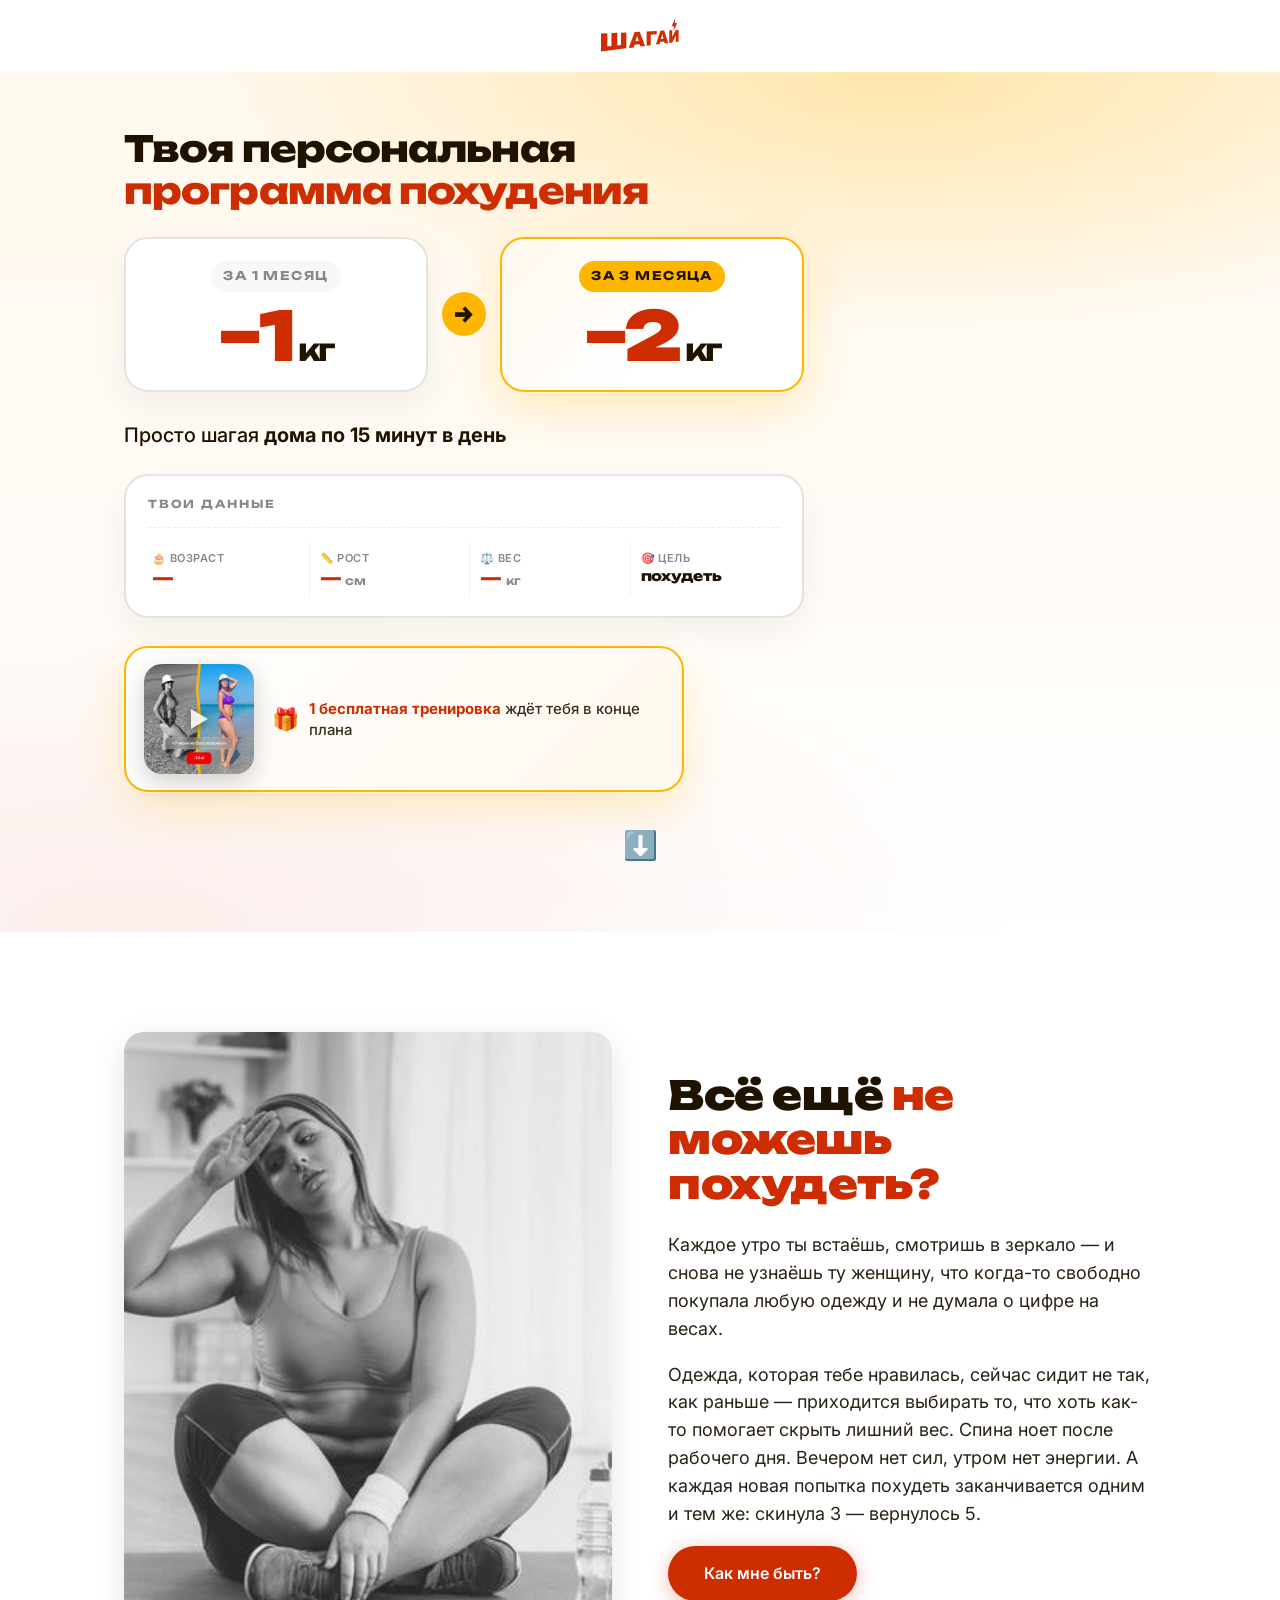
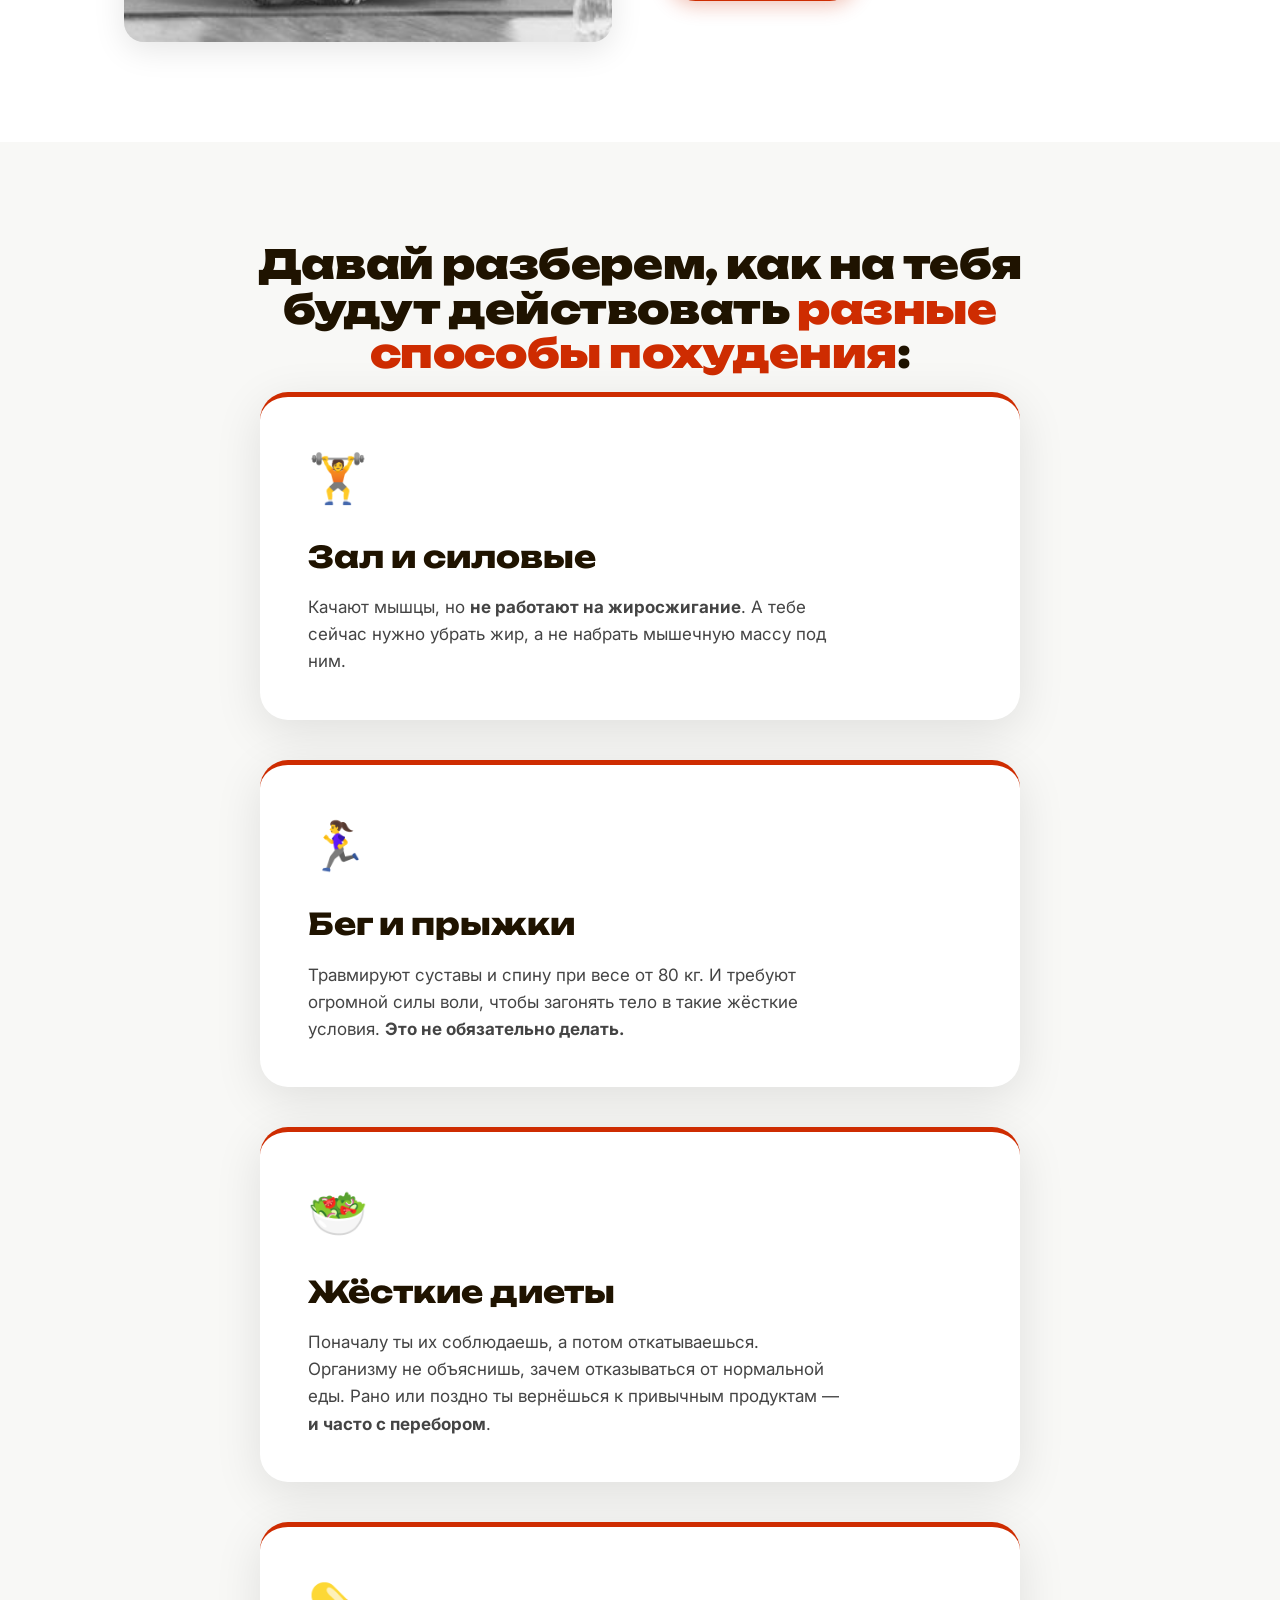
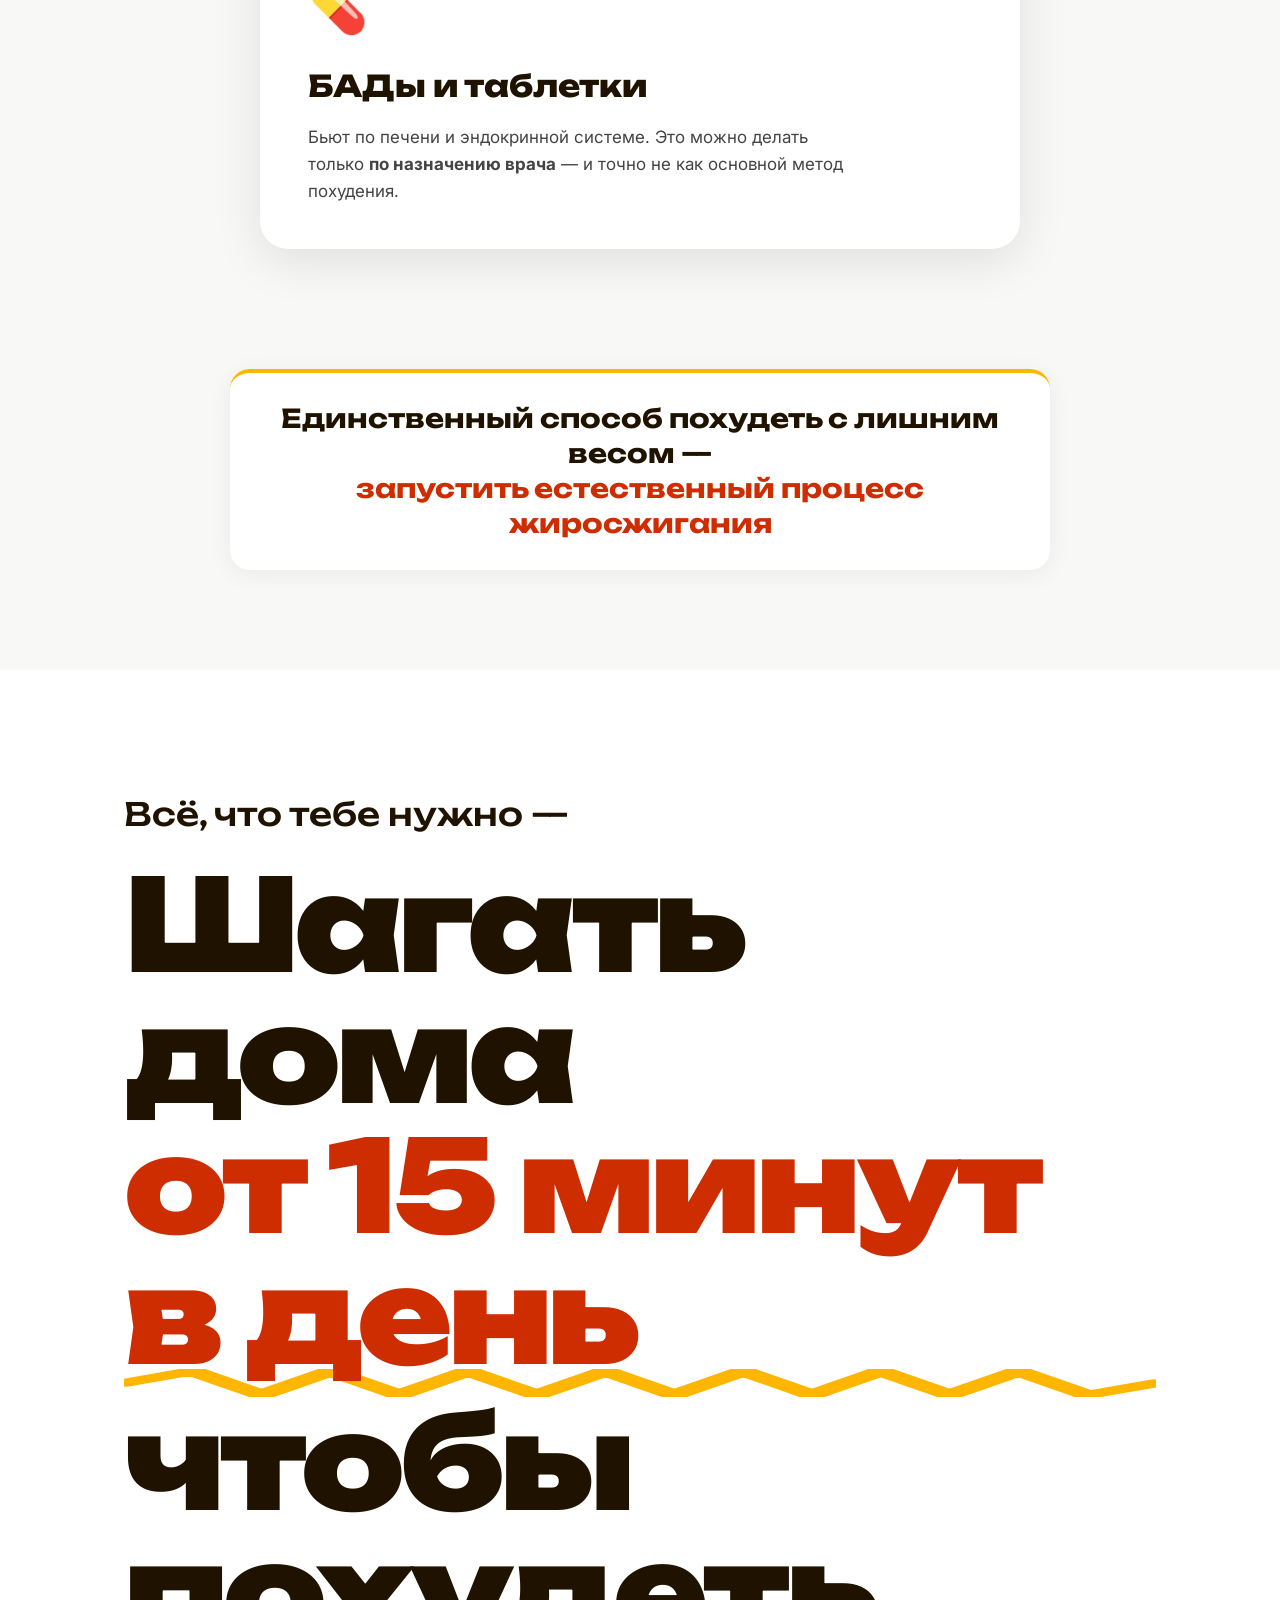
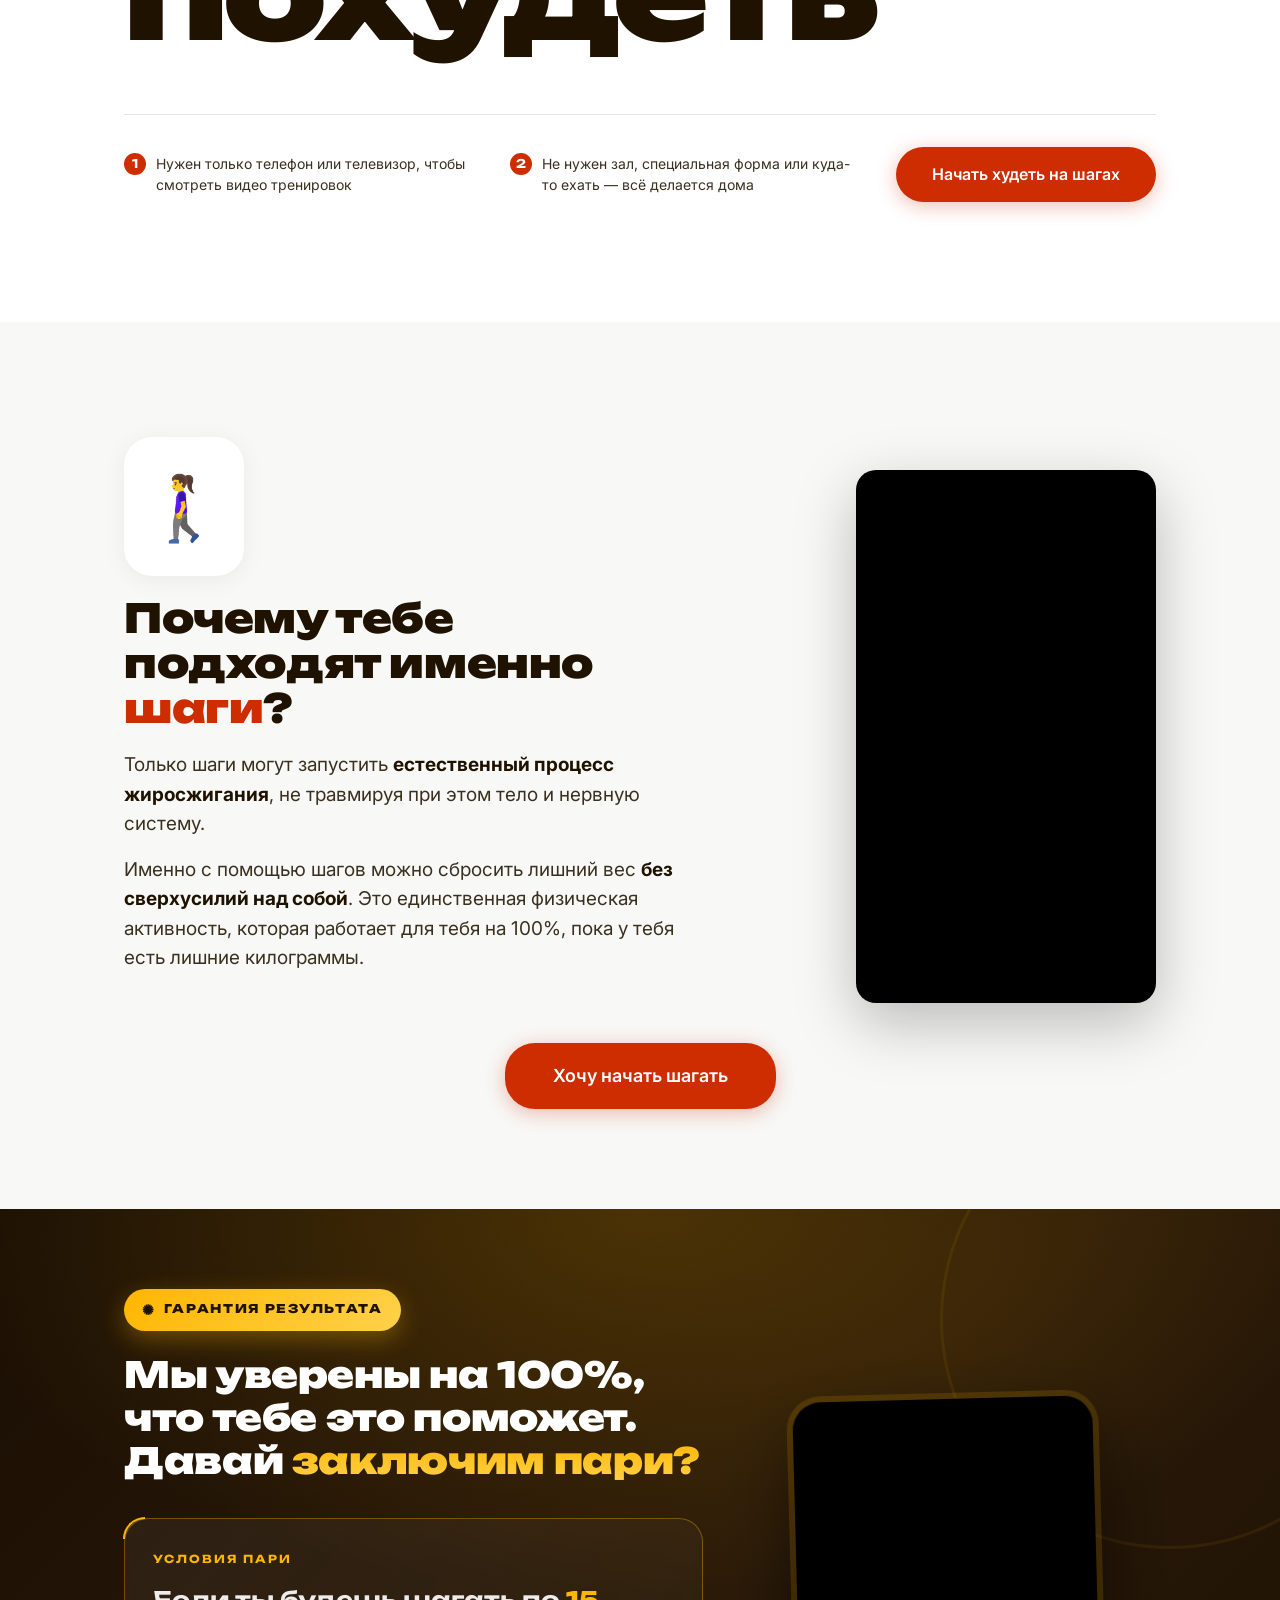
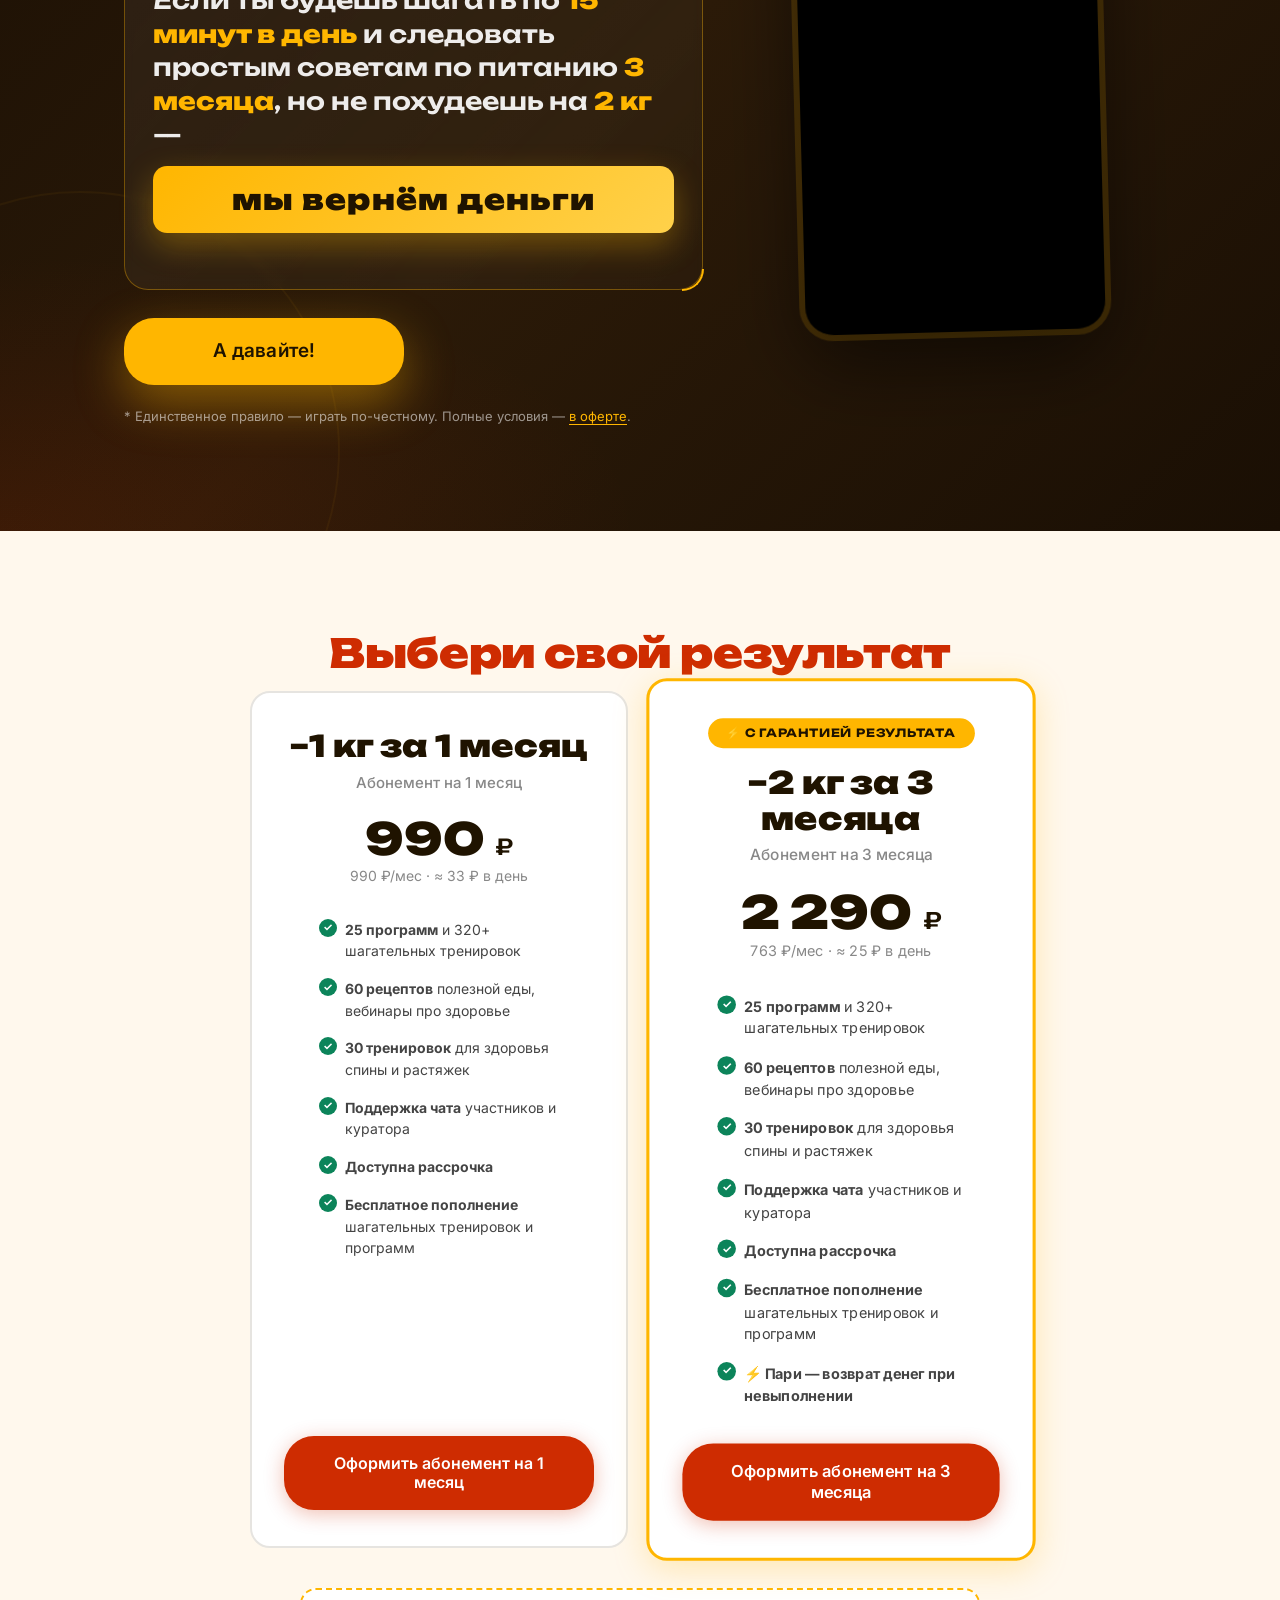
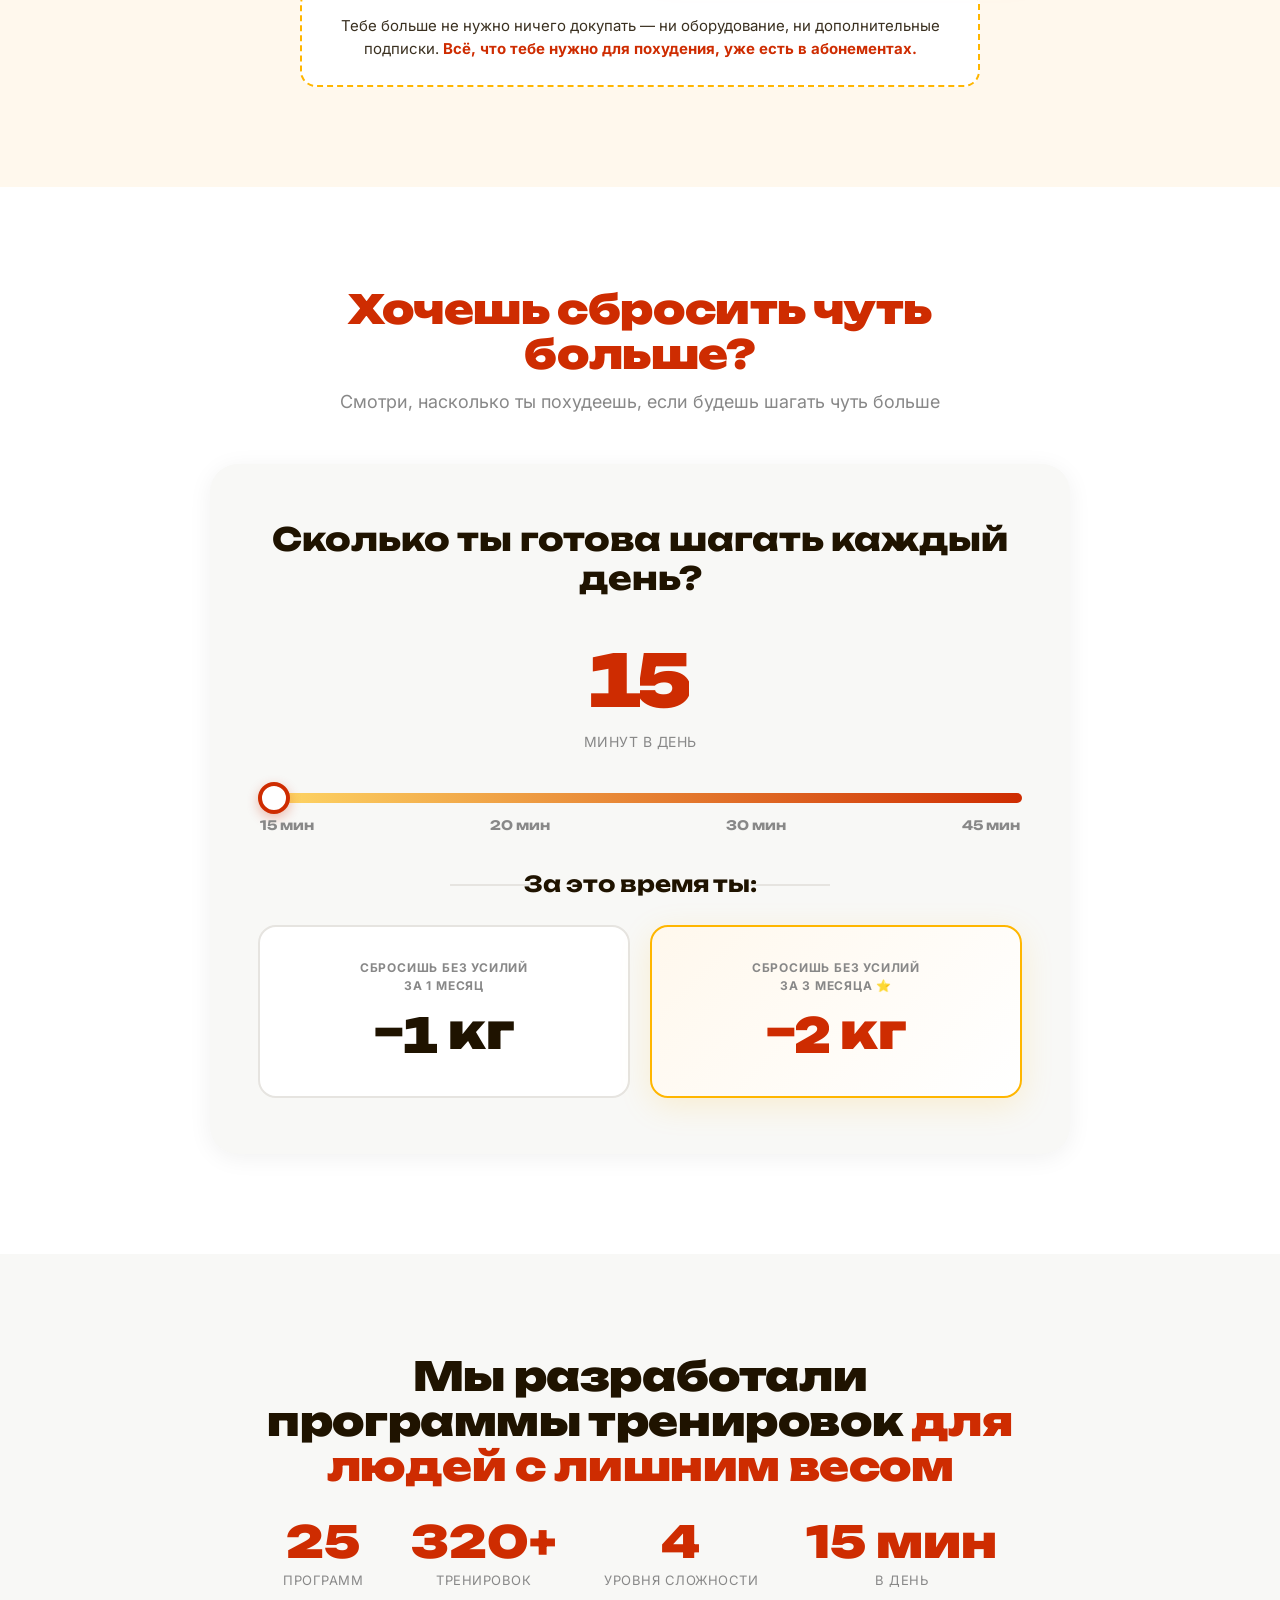
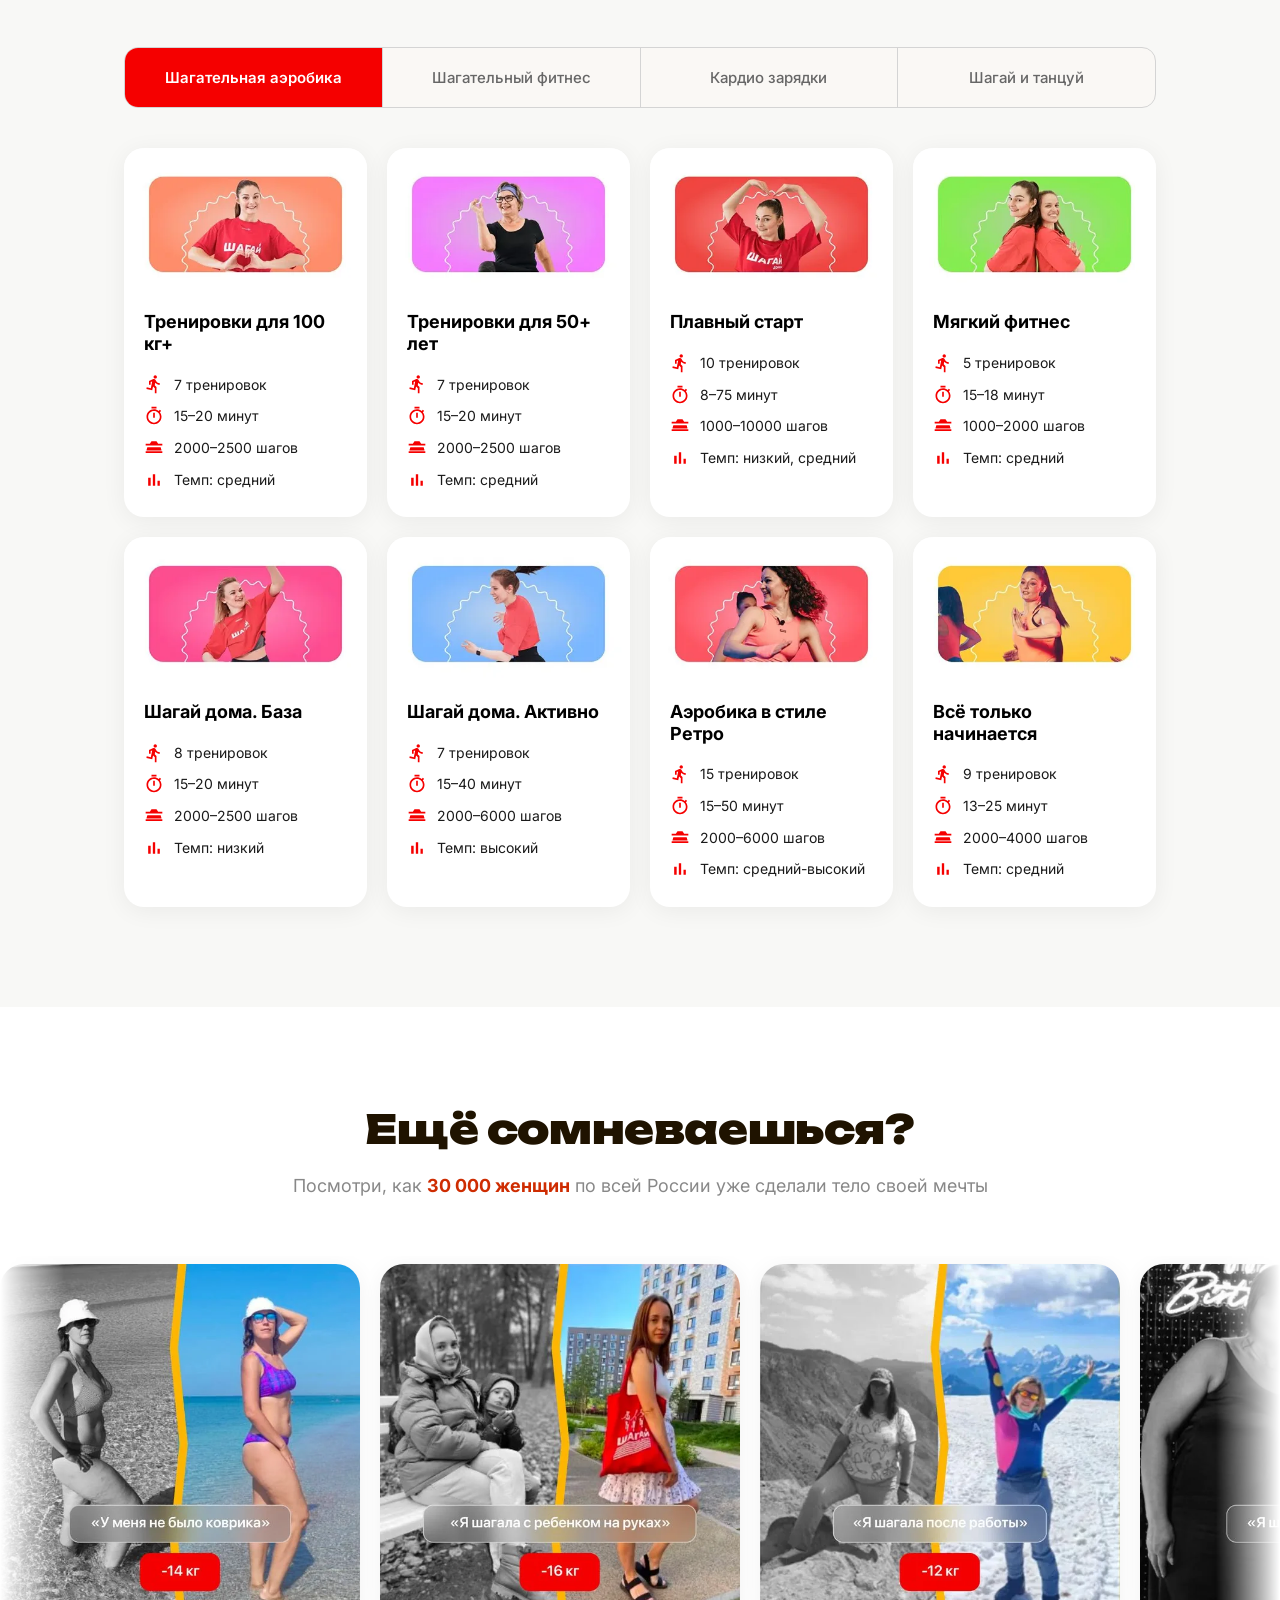
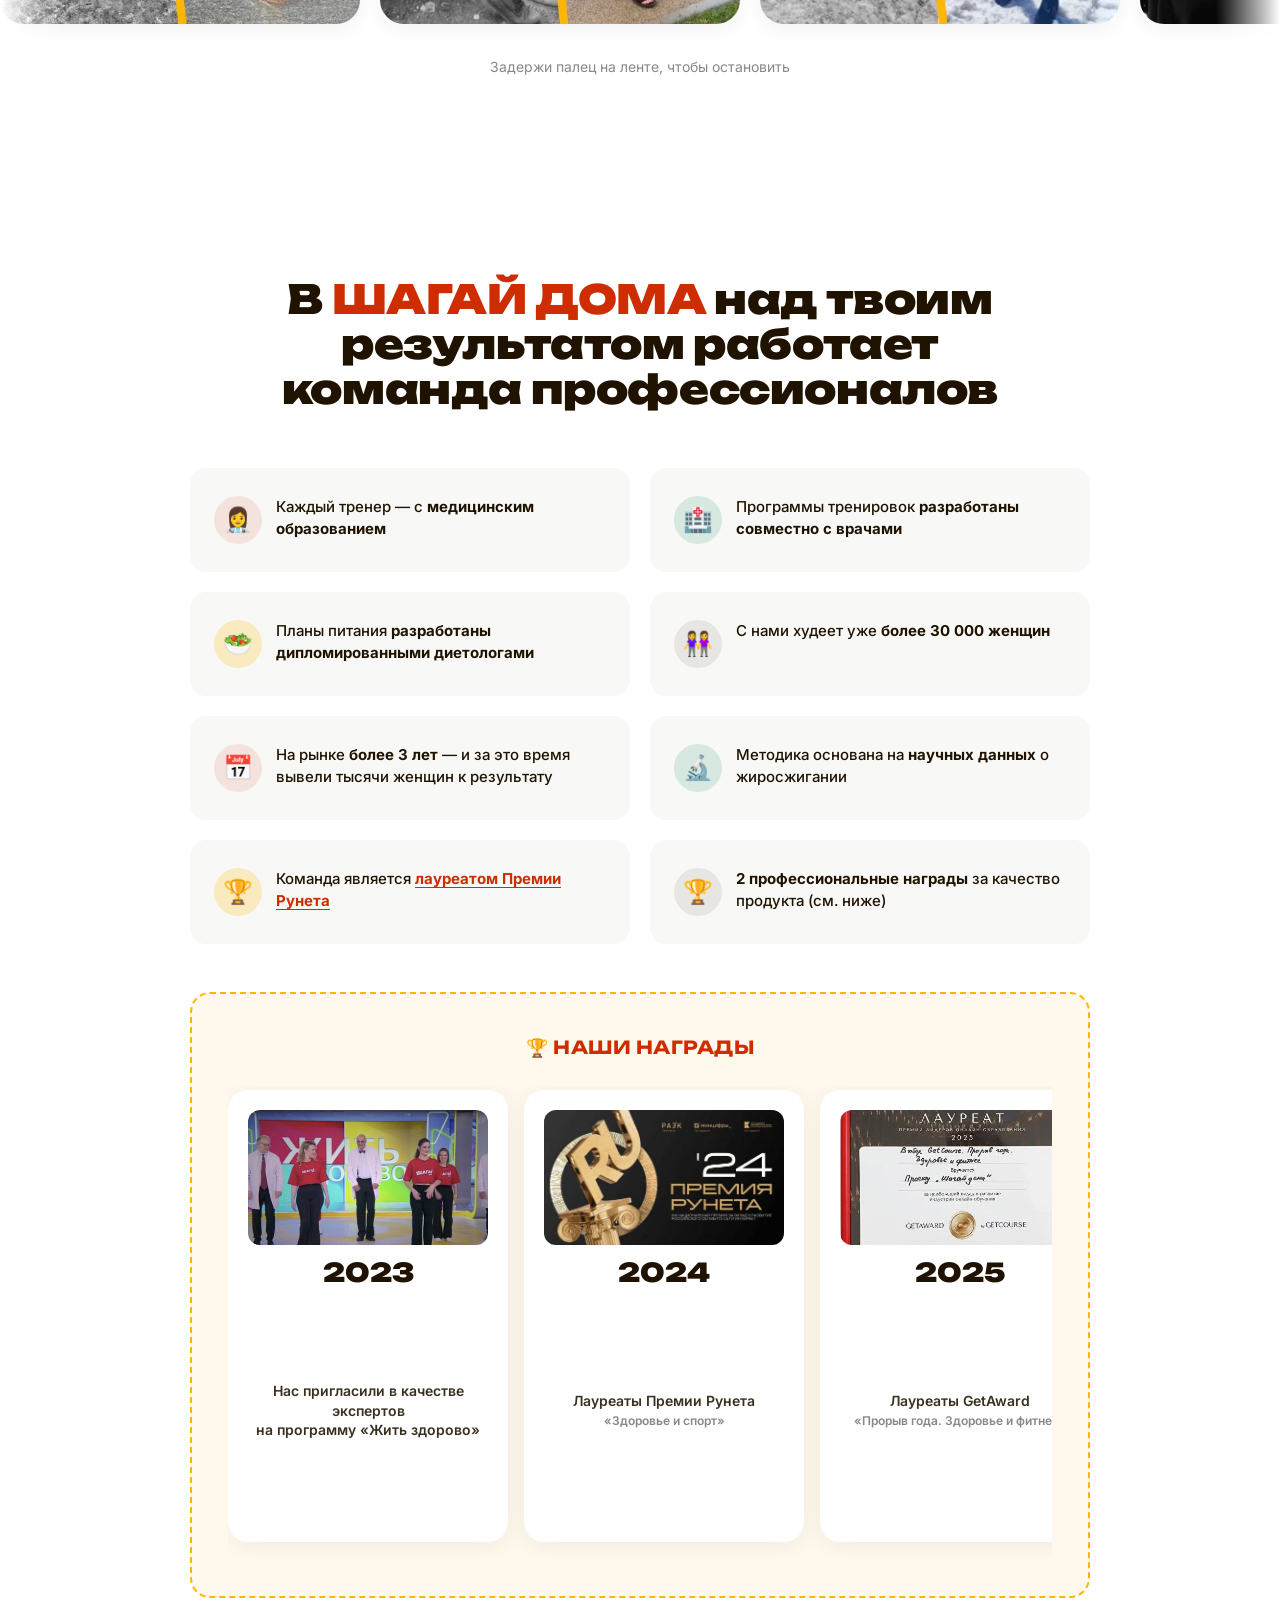
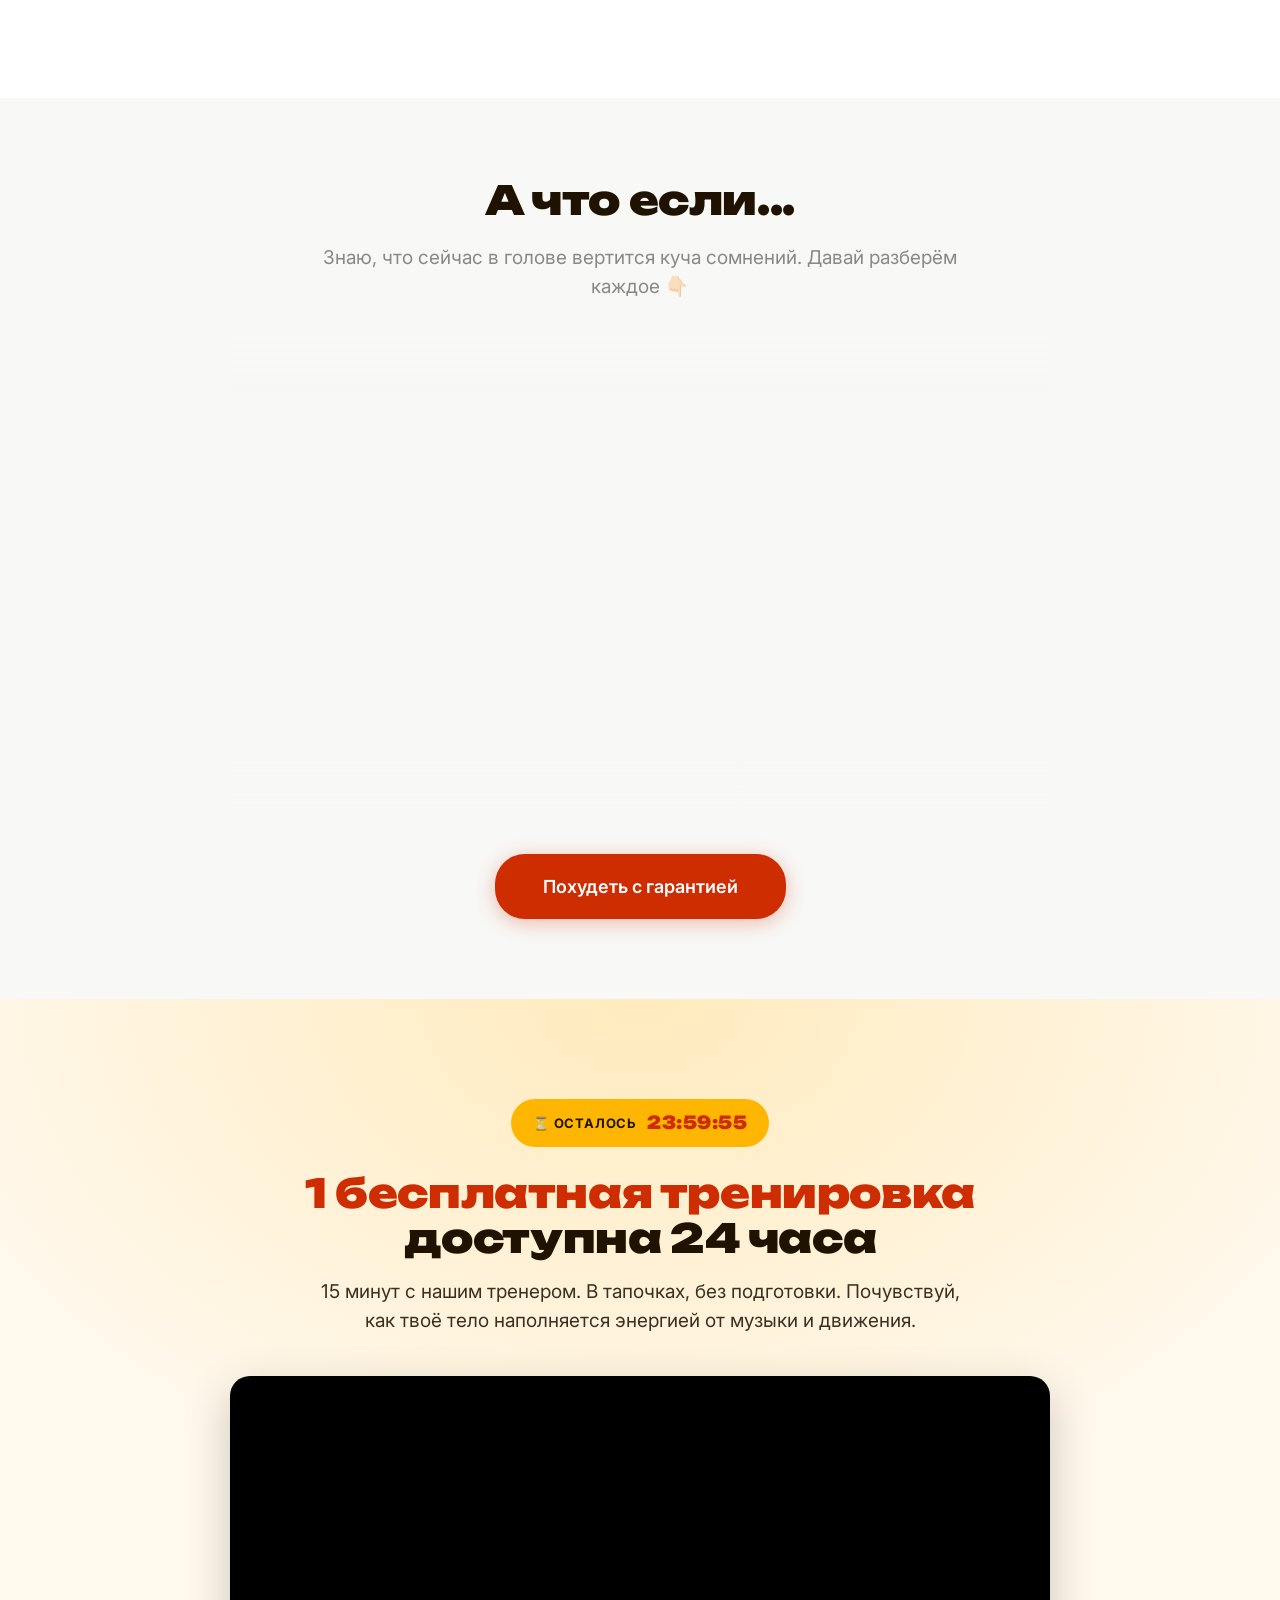
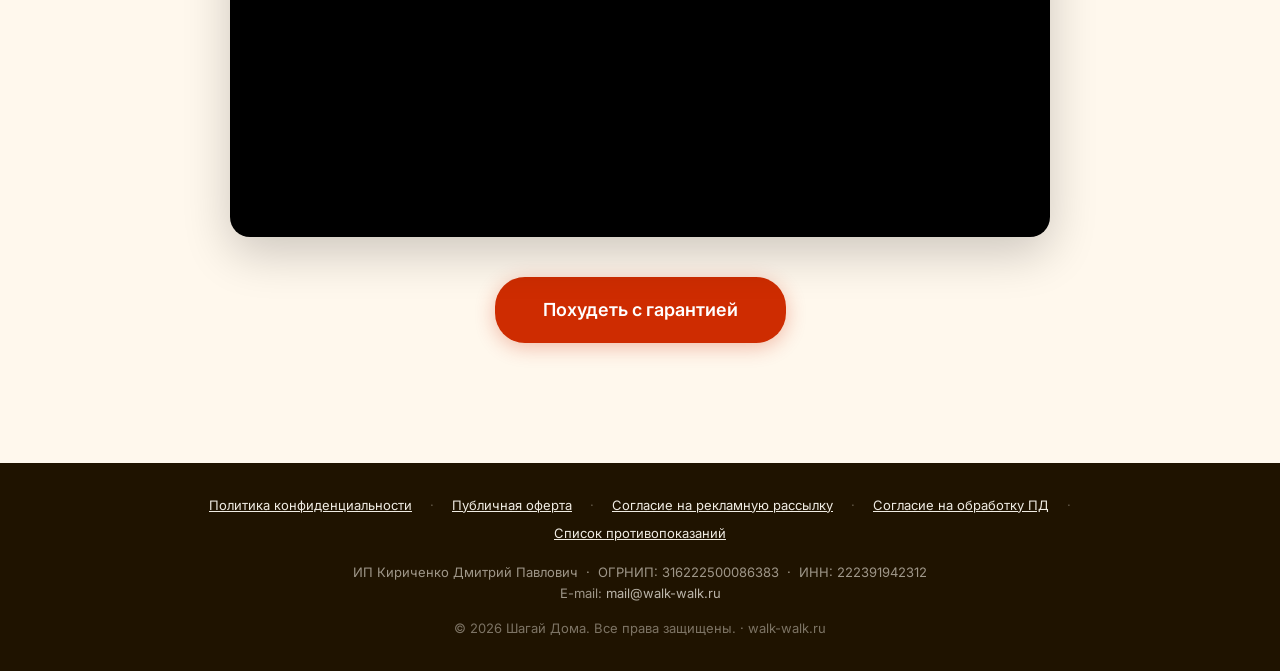
<file: plan.html>
<!DOCTYPE html>
<html lang="ru">
<head>
  <meta charset="UTF-8">
  <link rel="preconnect" href="https://mc.yandex.ru">

  <meta name="viewport" content="width=device-width, initial-scale=1.0, viewport-fit=cover">
  <meta name="theme-color" content="#ffffff">
  <meta http-equiv="Cache-Control" content="no-cache, no-store, must-revalidate">
  <meta http-equiv="Pragma" content="no-cache">
  <meta http-equiv="Expires" content="0">
  <title>Персональная программа похудения | ШАГАЙ ДОМА</title>
  <meta name="description" content="Твоя персональная программа похудения от клуба ШАГАЙ ДОМА. Похудей до −5 кг за 3 месяца — или мы вернём деньги.">

  <!-- Favicon -->
  <link rel="icon" type="image/svg+xml" href="./favicon.svg">
  <link rel="apple-touch-icon" href="./favicon.svg">

  <!-- Open Graph -->
  <meta property="og:type" content="website">
  <meta property="og:site_name" content="ШАГАЙ ДОМА">
  <meta property="og:title" content="−5 кг за 3 месяца — или мы вернём деньги | ШАГАЙ ДОМА">
  <meta property="og:description" content="Твоя персональная программа похудения от клуба ШАГАЙ ДОМА. Шагай дома по 15 минут в день — и получи результат, или мы вернём деньги.">
  <meta property="og:image" content="https://npopko55-cmd.github.io/walk-walk/images/pain-woman.jpg">
  <meta property="og:image:width" content="1200">
  <meta property="og:image:height" content="630">
  <meta property="og:url" content="https://npopko55-cmd.github.io/walk-walk/plan.html">
  <meta property="og:locale" content="ru_RU">

  <!-- Twitter -->
  <meta name="twitter:card" content="summary_large_image">
  <meta name="twitter:title" content="−5 кг за 3 месяца — или мы вернём деньги | ШАГАЙ ДОМА">
  <meta name="twitter:description" content="Твоя персональная программа похудения от клуба ШАГАЙ ДОМА. Шагай дома по 15 минут в день — и получи результат, или мы вернём деньги.">
  <meta name="twitter:image" content="https://npopko55-cmd.github.io/walk-walk/images/pain-woman.jpg">

  <!-- Telegram Mini App SDK -->
  <script src="https://telegram.org/js/telegram-web-app.js"></script>

  <!-- Yandex.Metrika counter -->
  <script type="text/javascript">
      (function(m,e,t,r,i,k,a){
          m[i]=m[i]||function(){(m[i].a=m[i].a||[]).push(arguments)};
          m[i].l=1*new Date();
          for (var j = 0; j < document.scripts.length; j++) {if (document.scripts[j].src === r) { return; }}
          k=e.createElement(t),a=e.getElementsByTagName(t)[0],k.async=1,k.src=r,a.parentNode.insertBefore(k,a)
      })(window, document,'script','https://mc.yandex.ru/metrika/tag.js?id=108598378', 'ym');

      // Вытаскиваем ym_client_id из startapp (формат "...--u<base64url>"),
      // передан из go.html через Salebot. Связывает TMA-сессию с браузерной
      // → конверсии TMA попадают в атрибуцию Я.Директа.
      var _ymInitOpts = {webvisor:true, clickmap:true, ecommerce:"dataLayer", accurateTrackBounce:true, trackLinks:true};
      var _sp_src = '', _sp_camp = '';
      try {
        var _sp = '';
        try { _sp = (window.Telegram && Telegram.WebApp && Telegram.WebApp.initDataUnsafe && Telegram.WebApp.initDataUnsafe.start_param) || ''; } catch(e){}
        if (!_sp) { try { _sp = (window.max && max.initDataUnsafe && max.initDataUnsafe.start_param) || ''; } catch(e){} }
        var _ix = _sp.lastIndexOf('--u');
        if (_ix >= 0 && _sp.length > _ix + 3) {
          var _b64 = _sp.slice(_ix + 3).replace(/-/g, '+').replace(/_/g, '/');
          while (_b64.length % 4) _b64 += '=';
          var _cid = atob(_b64);
          if (_cid && /^\d+$/.test(_cid)) {
            _ymInitOpts.clientID = _cid;
          }
        }
        // Извлекаем utm_source и utm_campaign из startapp для явного hit
        var _yadMatch = _sp.match(/^yad-([0-9]+)--u/);
        if (_yadMatch) {
          _sp_src = 'yandex';
          _sp_camp = _yadMatch[1];
        }
      } catch(e){}
      ym(108598378, 'init', _ymInitOpts);
      // Явный hit с правильными UTM — переопределяет источник tgWebAppStartParam
      // который Метрика иначе берёт автоматически из URL/hash TMA как utm_source.
      try {
        var _hp = new URLSearchParams(window.location.search);
        _hp.delete('tgWebAppStartParam');
        if (_sp_src)  _hp.set('utm_source',   _sp_src);
        if (_sp_camp) _hp.set('utm_campaign', _sp_camp);
        var _hitUrl = window.location.pathname + (_hp.toString() ? '?' + _hp.toString() : '');
        ym(108598378, 'hit', _hitUrl);
      } catch(e){}

      // ── Парные цели (источник × мессенджер) ── см. /index.html
      (function () {
      // Декодер base64-payload из startapp (формат go.html: u<base64>).
      // Возвращает {utm_source, utm_campaign, erid, source_key} или null если не u-формат.
      window.__decodeStartappUtm = function (sp) {
        if (!sp || sp.charAt(0) !== 'u' || sp.length < 4) return null;
        try {
          var b64 = sp.slice(1).replace(/-/g, '+').replace(/_/g, '/');
          while (b64.length % 4) b64 += '=';
          var decoded = atob(b64);
          var parts = decoded.split('&');
          var out = {};
          parts.forEach(function (kv) {
            var ix = kv.indexOf('=');
            if (ix > 0) {
              var k = kv.slice(0, ix);
              var v = decodeURIComponent(kv.slice(ix + 1));
              if (k === 'f') {
                out.source_key = (v === 's') ? 'seed' : 'yad';
                out.utm_source = (v === 's') ? 'tg_seed' : 'yandex';
              } else if (k === 'c') {
                out.utm_campaign = v;
              } else if (k === 'e') {
                out.erid = v;
              }
            }
          });
          return out.source_key ? out : null;
        } catch (e) { return null; }
      };

      var BL = /^(retake|reset|test|debug|dev)$/i;
      function srcKey(){
        var src='', sp='';
        try { src = (new URLSearchParams(location.search).get('utm_source') || '').toLowerCase(); } catch(e){}
        try { sp  = ((window.Telegram&&Telegram.WebApp&&Telegram.WebApp.initDataUnsafe&&Telegram.WebApp.initDataUnsafe.start_param) || '').toLowerCase(); } catch(e){}
        if (!sp) { try { sp = ((window.max&&max.initDataUnsafe&&max.initDataUnsafe.start_param) || '').toLowerCase(); } catch(e){} }
        if (!sp && window.__vkParams) sp = String(window.__vkParams.startapp || window.__vkParams.start_param || '').toLowerCase();
        // Если startapp в формате u<base64> — декодируем
        var dec = window.__decodeStartappUtm(sp);
        if (dec && dec.source_key) return dec.source_key;
        if (src === 'yandex' || sp.indexOf('yad') === 0) return 'yad';
        if (src === 'vk_ads' || src === 'vk_target' || src === 'vk_targ' || /^cpc_vk|^cpm_vk/.test(src)) return 'targ';
        if (sp && !BL.test(sp) && sp.indexOf('yad') !== 0) return 'seed';
        if (src.indexOf('seed') === 0) return 'seed';
        return null;
      }
      function msgKey(){
        try {
          var med = (new URLSearchParams(location.search).get('utm_medium') || '').toLowerCase();
          if (med === 'vk_miniapp')  return 'vk';
          if (med === 'max_miniapp') return 'max';
          if (med === 'tg_miniapp')  return 'tg';
        } catch(e){}
        if (window.__msgPlatform) return window.__msgPlatform;
        if (window.__vkParams || (window.vkBridge && window.vkBridge.send)) return 'vk';
        if (window.max && window.max.initDataUnsafe) return 'max';
        if (window.Telegram && window.Telegram.WebApp) return 'tg';
        return null;
      }
      window.__pairGoal = function (event, params) {
        try {
          if (typeof ym !== 'function') return;
          var s = srcKey(), m = msgKey();
          if (!s || !m) return;
          ym(108598378, 'reachGoal', s + '_' + m + '_' + event, params || {});
        } catch(e){}
      };
    })();
  </script>
  <noscript><div><img src="https://mc.yandex.ru/watch/108598378" style="position:absolute; left:-9999px;" alt="" /></div></noscript>
  <!-- /Yandex.Metrika counter -->

  <link rel="preconnect" href="https://fonts.googleapis.com">
  <link rel="preconnect" href="https://fonts.gstatic.com" crossorigin>
  <link href="https://fonts.googleapis.com/css2?family=Unbounded:wght@400;500;600;700;800;900&family=Inter:wght@400;500;600;700&display=swap" rel="stylesheet">
  <style>
    *, *::before, *::after { margin: 0; padding: 0; box-sizing: border-box; }

    :root {
      --red: #ce2c01;
      --red-hover: #b52700;
      --orange: #ffb600;
      --orange-hover: #e8a600;
      --dark: #1f1300;
      --white: #ffffff;
      --light: #f8f8f6;
      --gray: #e6e4e0;
      --mid-gray: #888;
      --green: #0c845a;
      --green-light: #62c584;
      --cream: #fff8ed;
      --radius-btn: 30px;
      --radius-card: 20px;
      --font-head: 'Unbounded', sans-serif;
      --font-body: 'Inter', Arial, sans-serif;
      --max-w: 1080px;
      --transition: .25s ease;
      --shadow-soft: 0 4px 24px rgba(0,0,0,.06);
      --shadow-hover: 0 8px 32px rgba(0,0,0,.1);
    }

    html {
      scroll-behavior: smooth;
      overflow-x: clip;        /* clip — не ломает sticky, в отличие от hidden */
      background: #fff;
    }
    body {
      font-family: var(--font-body);
      color: var(--dark);
      background: var(--white);
      line-height: 1.55;
      -webkit-font-smoothing: antialiased;
      width: 100%;
      max-width: 100%;
    }
    /* Защита: каждая section не вылазит за viewport */
    section { max-width: 100%; overflow-x: clip; }
    .cases { overflow: hidden; }

    /* ── LOADING SCREEN ── */
    .loader {
      position: fixed; inset: 0;
      background: var(--cream);
      z-index: 1000;
      display: flex; align-items: center; justify-content: center;
      flex-direction: column;
      padding: 32px;
      transition: opacity .5s ease, visibility .5s ease;
    }
    .loader.hide { opacity: 0; visibility: hidden; }
    .loader__title {
      font-family: var(--font-head);
      font-weight: 800;
      font-size: clamp(22px, 4vw, 32px);
      color: var(--dark);
      margin-bottom: 32px;
      text-align: center;
    }
    .loader__title span { color: var(--red); }
    .loader__bar-wrap {
      width: min(320px, 80%);
      height: 10px;
      background: rgba(206,44,1,.12);
      border-radius: 10px;
      overflow: hidden;
      margin-bottom: 20px;
    }
    .loader__bar {
      height: 100%;
      width: 0%;
      background: linear-gradient(90deg, var(--orange), var(--red));
      border-radius: 10px;
      animation: loadBar 1.8s cubic-bezier(.5,.1,.3,1) forwards;
    }
    @keyframes loadBar {
      0%   { width: 0%; }
      40%  { width: 65%; }
      70%  { width: 85%; }
      100% { width: 100%; }
    }
    .loader__status {
      font-size: 13px;
      color: var(--mid-gray);
      text-transform: uppercase;
      letter-spacing: .8px;
      font-weight: 600;
      min-height: 20px;
      text-align: center;
    }

    /* ── HEADER ── */
    .header {
      position: static !important;
      top: auto !important;
      z-index: 100;
      background: #fff;
      box-shadow: 0 1px 0 rgba(0,0,0,.06);
      padding: env(safe-area-inset-top, 0) 32px 0;
      height: calc(72px + env(safe-area-inset-top, 0));
      display: flex; align-items: center; justify-content: center;
    }
    .header__logo { text-decoration: none; display: flex; align-items: center; }
    .header__logo svg { height: 36px; width: auto; }
    .header__cta {
      background: var(--red);
      color: #fff;
      font-family: var(--font-body);
      font-size: 14px; font-weight: 600;
      padding: 12px 24px;
      border: none;
      border-radius: var(--radius-btn);
      cursor: pointer;
      transition: all var(--transition);
      text-decoration: none; white-space: nowrap;
    }
    .header__cta:hover { background: var(--orange); color: var(--dark); }

    .container { max-width: var(--max-w); margin: 0 auto; padding: 0 24px; }

    /* ── BUTTONS ── */
    .btn {
      display: inline-flex; align-items: center; justify-content: center;
      font-family: var(--font-body);
      font-weight: 600; font-size: 16px;
      padding: 18px 36px;
      border-radius: var(--radius-btn);
      cursor: pointer;
      transition: all var(--transition);
      text-decoration: none; border: none;
      line-height: 1.2; text-align: center;
    }
    .btn--red { background: var(--red); color: #fff; box-shadow: 0 4px 20px rgba(206,44,1,.3); }
    .btn--red:hover { background: var(--red-hover); transform: translateY(-2px); box-shadow: 0 6px 24px rgba(206,44,1,.4); }
    .btn--orange { background: var(--orange); color: var(--dark); box-shadow: 0 4px 20px rgba(255,182,0,.35); }
    .btn--orange:hover { background: var(--orange-hover); transform: translateY(-2px); }
    .btn--dark { background: var(--dark); color: #fff; }
    .btn--dark:hover { background: #3a2a10; }
    .btn--outline-dark {
      background: transparent; color: var(--dark);
      border: 2px solid var(--dark);
    }
    .btn--outline-dark:hover { background: var(--dark); color: #fff; }
    .btn--outline-white {
      background: transparent; color: #fff;
      border: 2px solid rgba(255,255,255,.4);
    }
    .btn--outline-white:hover { background: #fff; color: var(--dark); border-color: #fff; }
    .btn--large { font-size: 18px; padding: 22px 48px; }
    .btn--full { width: 100%; }

    /* ── SECTIONS ── */
    section { padding: 80px 0; position: relative; }

    h1, h2, h3 {
      font-family: var(--font-head);
      color: var(--dark);
      line-height: 1.12;
      letter-spacing: -0.01em;
    }
    h1 {
      font-weight: 900;
      font-size: clamp(28px, 4.5vw, 52px);
      margin-bottom: 24px;
    }
    h2 {
      font-weight: 900;
      font-size: clamp(26px, 3.6vw, 40px);
      margin-bottom: 20px;
    }
    h3 {
      font-weight: 700;
      font-size: clamp(18px, 2.4vw, 24px);
      margin-bottom: 10px;
    }
    p { margin-bottom: 16px; font-size: 17px; color: #2a2215; }
    p.lead { font-size: 19px; color: #3a3020; max-width: 700px; }
    strong { font-weight: 700; }

    /* ═══════════════════════════════════════════
       1. HERO
       ═══════════════════════════════════════════ */
    .hero {
      position: relative;
      background:
        radial-gradient(ellipse 90% 50% at 70% 0%, rgba(255,182,0,.28), transparent 60%),
        radial-gradient(ellipse 70% 40% at 10% 100%, rgba(206,44,1,.08), transparent),
        linear-gradient(180deg, var(--cream) 0%, #fff 100%);
      padding: 56px 0 64px;
      overflow: hidden;
    }
    .hero .container { position: relative; z-index: 2; }
    .hero h1 span.accent { color: var(--red); }

    /* ═══════════════════════════════════════════
       HERO: kicker + milestone/benefits + profile-card
       ═══════════════════════════════════════════ */
    .hero__kicker {
      font-family: var(--font-head);
      font-weight: 800;
      font-size: clamp(22px, 4.6vw, 36px);
      line-height: 1.18;
      letter-spacing: -0.025em;
      color: var(--dark);
      margin: 0 0 24px;
      text-wrap: balance;
      max-width: 720px;
    }
    .hero__kicker .accent { color: var(--red); }

    .hero__milestones {
      display: grid;
      grid-template-columns: 1fr auto 1fr;
      gap: 14px;
      align-items: stretch;
      margin: 0 0 28px;
      max-width: 680px;
    }

    .milestone {
      background: #fff;
      border: 2px solid var(--gray);
      border-radius: 24px;
      padding: 22px 22px 20px;
      display: flex;
      flex-direction: column;
      align-items: center;
      gap: 10px;
      box-shadow: 0 12px 36px rgba(0,0,0,.06);
      transition: transform .2s ease, box-shadow .2s ease;
    }
    .milestone--final {
      background: linear-gradient(135deg, var(--cream) 0%, #fff 60%);
      border-color: var(--orange);
      box-shadow: 0 16px 48px rgba(255,182,0,.25);
    }
    .milestone__badge {
      font-family: var(--font-head);
      font-weight: 700;
      font-size: 12px;
      letter-spacing: 0.12em;
      text-transform: uppercase;
      color: var(--mid-gray);
      background: var(--light);
      padding: 6px 12px;
      border-radius: 999px;
    }
    .milestone--final .milestone__badge {
      background: var(--orange);
      color: var(--dark);
    }
    .milestone__amount {
      font-family: var(--font-head);
      font-weight: 900;
      font-size: clamp(42px, 10vw, 68px);
      color: var(--red);
      line-height: 1;
      letter-spacing: -0.04em;
      display: flex;
      align-items: baseline;
      gap: 4px;
    }
    .milestone__unit {
      font-size: 0.45em;
      font-weight: 700;
      color: var(--dark);
    }

    .milestone__sep {
      align-self: center;
      display: flex;
      align-items: center;
      justify-content: center;
      width: 44px;
      height: 44px;
      border-radius: 50%;
      background: var(--orange);
      color: var(--dark);
      font-family: var(--font-head);
      font-weight: 900;
      font-size: 22px;
      flex-shrink: 0;
    }
    .milestone__sep::after { content: '→'; }

    @media (max-width: 640px) {
      .hero__milestones {
        grid-template-columns: 1fr;
        gap: 10px;
      }
      .milestone__sep {
        justify-self: center;
      }
      .milestone__sep::after { content: '↓'; }
    }

    .hero__tagline {
      font-size: clamp(16px, 2.3vw, 20px);
      color: var(--dark);
      line-height: 1.5;
      margin: 0 0 24px;
      max-width: 560px;
      font-weight: 500;
    }
    .hero__tagline strong { color: var(--dark); font-weight: 700; }
    .hero h1 span.strike {
      position: relative;
      white-space: nowrap;
    }
    .hero h1 span.strike::after {
      content: '';
      position: absolute;
      left: -2px; right: -2px;
      top: 54%;
      height: 3px;
      background: var(--red);
      transform: rotate(-2deg);
      border-radius: 2px;
    }
    .hero__sub {
      font-size: 20px;
      color: #3a3020;
      max-width: 720px;
      margin-bottom: 32px;
      line-height: 1.5;
    }
    .hero__sub strong { color: var(--red); }

    /* ═══════════════════════════════════════════
       HERO: benefits-карточки (для light-сегмента,
       когда milestones кг скрыты) + персональный профиль
       ═══════════════════════════════════════════ */
    .hero__benefits {
      display: grid;
      grid-template-columns: repeat(3, 1fr);
      gap: 12px;
      max-width: 680px;
      margin: 0 0 28px;
    }
    .hero__benefit {
      background: #fff;
      border: 2px solid var(--gray);
      border-radius: 20px;
      padding: 18px 14px;
      text-align: center;
      box-shadow: 0 8px 24px rgba(0,0,0,.05);
      transition: transform .2s ease, box-shadow .2s ease;
    }
    .hero__benefit:hover {
      transform: translateY(-2px);
      box-shadow: 0 14px 36px rgba(255,182,0,.18);
      border-color: var(--orange);
    }
    .hero__benefit__icon {
      font-size: 28px;
      line-height: 1;
      margin-bottom: 8px;
      display: block;
    }
    .hero__benefit__value {
      font-family: var(--font-head);
      font-weight: 800;
      font-size: clamp(18px, 4vw, 22px);
      color: var(--red);
      line-height: 1.1;
      letter-spacing: -0.02em;
      margin-bottom: 4px;
    }
    .hero__benefit__label {
      font-size: 12px;
      color: var(--mid-gray);
      font-weight: 600;
      letter-spacing: 0.02em;
    }

    /* Профиль-карта вместо россыпи chip'ов */
    .hero__profile {
      background: #fff;
      border: 2px solid var(--gray);
      border-radius: 24px;
      padding: 20px 22px;
      box-shadow: 0 12px 36px rgba(0,0,0,.06);
      max-width: 680px;
      margin: 0 0 24px;
    }
    .hero__profile__header {
      display: flex;
      align-items: center;
      justify-content: space-between;
      gap: 12px;
      padding-bottom: 14px;
      margin-bottom: 14px;
      border-bottom: 1px dashed rgba(0,0,0,.08);
    }
    .hero__profile__label {
      font-family: var(--font-head);
      font-size: 11px;
      font-weight: 700;
      color: var(--mid-gray);
      text-transform: uppercase;
      letter-spacing: 0.16em;
    }
    .hero__profile__name {
      font-family: var(--font-head);
      font-size: clamp(18px, 3.6vw, 22px);
      font-weight: 800;
      color: var(--red);
      letter-spacing: -0.02em;
      max-width: 60%;
      overflow: hidden;
      text-overflow: ellipsis;
      white-space: nowrap;
      text-align: right;
    }
    .hero__profile__grid {
      display: grid;
      grid-template-columns: repeat(4, 1fr);
      gap: 10px;
    }
    .hero__profile__cell {
      display: flex;
      flex-direction: column;
      align-items: flex-start;
      gap: 2px;
      padding: 8px 4px;
    }
    .hero__profile__cell + .hero__profile__cell {
      border-left: 1px solid rgba(0,0,0,.06);
      padding-left: 10px;
    }
    .hero__profile__cell-label {
      font-size: 11px;
      color: var(--mid-gray);
      font-weight: 600;
      text-transform: uppercase;
      letter-spacing: 0.04em;
      display: flex;
      align-items: center;
      gap: 4px;
    }
    .hero__profile__cell-value {
      font-family: var(--font-head);
      font-weight: 800;
      font-size: clamp(15px, 3.4vw, 18px);
      color: var(--dark);
      letter-spacing: -0.01em;
      line-height: 1.1;
    }
    .hero__profile__cell-value strong {
      color: var(--red);
      font-weight: 800;
    }
    .hero__profile__cell-unit {
      font-size: 0.65em;
      color: var(--mid-gray);
      font-weight: 600;
    }

    .hero__cta { margin-top: 8px; }

    /* Превью бесплатной тренировки — крупнее, premium */
    .hero__preview {
      margin-top: 28px;
      display: flex;
      align-items: center;
      gap: 18px;
      background: linear-gradient(135deg, #fff 0%, var(--cream) 100%);
      border: 2px solid var(--orange);
      border-radius: 24px;
      padding: 16px 18px;
      box-shadow: 0 16px 44px rgba(255,182,0,.22);
      max-width: 560px;
    }
    .hero__preview-video {
      flex-shrink: 0;
      width: 110px;
      height: 110px;
      border-radius: 18px;
      overflow: hidden;
      box-shadow: 0 8px 24px rgba(0,0,0,.18);
      position: relative;
    }
    .hero__preview-video::after {
      content: '▶';
      position: absolute;
      inset: 0;
      display: flex;
      align-items: center;
      justify-content: center;
      color: #fff;
      font-size: 22px;
      text-shadow: 0 2px 8px rgba(0,0,0,.6);
      pointer-events: none;
      opacity: .85;
    }
    .hero__preview-video video {
      width: 100%;
      height: 100%;
      object-fit: cover;
      display: block;
    }
    .hero__preview-text {
      display: flex;
      align-items: center;
      gap: 10px;
      font-size: 15px;
      font-weight: 500;
      line-height: 1.4;
      color: #3a3020;
    }
    .hero__preview-icon { font-size: 22px; flex-shrink: 0; }
    .hero__preview-text strong { color: var(--red); font-weight: 700; }

    /* ═══════════════════════════════════════════
       2. PAIN
       ═══════════════════════════════════════════ */
    .pain {
      background: var(--white);
      padding: 100px 0;
    }
    .pain__grid {
      display: grid;
      grid-template-columns: 1fr 1fr;
      gap: 56px;
      align-items: center;
    }
    .pain__image-wrap {
      position: relative;
      border-radius: var(--radius-card);
      overflow: hidden;
      aspect-ratio: 4/5;
      background: #eee;
      box-shadow: var(--shadow-hover);
    }
    .pain__image-wrap img {
      width: 100%; height: 100%;
      object-fit: cover;
    }
    .pain h2 { margin-bottom: 24px; }
    .pain h2 span { color: var(--red); }
    .pain p { font-size: 18px; margin-bottom: 18px; }
    .pain__question {
      display: inline-block;
      margin-top: 16px;
      font-family: var(--font-head);
      font-size: 32px;
      font-weight: 900;
      color: var(--red);
    }

    /* ═══════════════════════════════════════════
       3. WHY FAILED
       ═══════════════════════════════════════════ */
    .why-failed {
      background: var(--light);
      padding: 100px 0;
    }
    .why-failed h2 {
      text-align: center;
      max-width: 820px;
      margin: 0 auto 16px;
    }
    .why-failed h2 em {
      font-style: normal;
      color: var(--red);
    }
    .why-failed__intro {
      text-align: center;
      max-width: 700px;
      margin: 0 auto 48px;
      font-size: 20px;
      color: #3a3020;
    }
    .why-failed__intro strong { color: var(--red); }

    /* Scroll stack — sticky cards that pile up on scroll */
    .fail-stack {
      max-width: 760px;
      margin: 0 auto;
      padding-bottom: 100px;
    }
    .fail-card {
      position: sticky;
      background: #fff;
      padding: 44px 48px;
      border-radius: 28px;
      box-shadow: 0 12px 48px rgba(0,0,0,.1);
      border-top: 5px solid var(--red);
      margin-bottom: 40px;
      transform-origin: top center;
      transition: box-shadow .3s ease;
    }
    .fail-card:nth-child(1) { top: 120px; z-index: 1; }
    .fail-card:nth-child(2) { top: 140px; z-index: 2; }
    .fail-card:nth-child(3) { top: 160px; z-index: 3; }
    .fail-card:nth-child(4) { top: 180px; z-index: 4; }
    .fail-card__icon {
      font-size: 48px;
      margin-bottom: 18px;
      display: block;
    }
    .fail-card__title {
      font-family: var(--font-head);
      font-weight: 800;
      font-size: clamp(22px, 3vw, 30px);
      margin-bottom: 14px;
      color: var(--dark);
    }
    .fail-card__text {
      font-size: 17px;
      color: #444;
      line-height: 1.6;
      max-width: 540px;
    }
    @media (max-width: 768px) {
      .fail-card { padding: 32px 28px; border-radius: 20px; }
      .fail-card:nth-child(1) { top: 80px; }
      .fail-card:nth-child(2) { top: 92px; }
      .fail-card:nth-child(3) { top: 104px; }
      .fail-card:nth-child(4) { top: 116px; }
    }

    .why-failed__conclusion {
      text-align: center;
      margin: -20px auto 0;
      max-width: 820px;
      font-family: var(--font-head);
      font-size: clamp(20px, 2.8vw, 26px);
      font-weight: 700;
      line-height: 1.35;
      padding: 28px 24px;
      background: #fff;
      border-radius: var(--radius-card);
      box-shadow: var(--shadow-soft);
      border-top: 4px solid var(--orange);
      position: relative;
      z-index: 5;
    }
    .why-failed__conclusion span { color: var(--red); }

    /* ═══════════════════════════════════════════
       4. METHOD + COMMITMENT
       ═══════════════════════════════════════════ */
    .method {
      background: #fff;
      padding: 120px 0;
      text-align: left;
    }
    .method__eyebrow {
      font-family: var(--font-head);
      font-weight: 500;
      font-size: clamp(18px, 2.6vw, 32px);
      color: var(--dark);
      margin-bottom: 20px;
      letter-spacing: 0;
    }
    .method__bigtitle {
      font-family: var(--font-head);
      font-weight: 900;
      font-size: clamp(42px, 10vw, 128px);
      color: var(--dark);
      line-height: 1.02;
      margin: 0 0 56px;
      letter-spacing: -0.04em;
    }
    .method__bigtitle .accent {
      color: var(--red);
      position: relative;
      display: inline-block;
      padding-bottom: 0.12em;
      background-image: url("data:image/svg+xml;utf8,<svg xmlns='http://www.w3.org/2000/svg' viewBox='0 0 120 14' preserveAspectRatio='none'><polyline points='0,7 8,1 16,13 24,1 32,13 40,1 48,13 56,1 64,13 72,1 80,13 88,1 96,13 104,1 112,13 120,7' stroke='%23ffb600' stroke-width='3.5' fill='none' stroke-linecap='round' stroke-linejoin='round'/></svg>");
      background-repeat: no-repeat;
      background-position: 0 100%;
      background-size: 100% 0.22em;
    }
    .method__bigtitle .row {
      display: block;
    }
    /* Bottom footer row: footnotes (left) + button (right) — like walk-walk */
    .method__footer {
      display: grid;
      grid-template-columns: 1fr 1fr auto;
      gap: 40px;
      align-items: center;
      padding-top: 32px;
      border-top: 1px solid var(--gray);
    }
    .method__footnote {
      font-size: 14px;
      color: #3a3020;
      line-height: 1.5;
      display: flex;
      gap: 10px;
      align-items: flex-start;
    }
    .method__footnote-num {
      flex-shrink: 0;
      width: 22px; height: 22px;
      border-radius: 50%;
      background: var(--red);
      color: #fff;
      display: flex;
      align-items: center;
      justify-content: center;
      font-family: var(--font-head);
      font-weight: 700;
      font-size: 12px;
    }
    .method__features {
      display: grid;
      grid-template-columns: repeat(2, 1fr);
      gap: 16px;
      max-width: 780px;
      margin: 0 auto 64px;
      text-align: left;
    }
    .method__feature {
      background: var(--cream);
      padding: 20px 22px 20px 56px;
      border-radius: 16px;
      font-size: 15px;
      font-weight: 500;
      position: relative;
      line-height: 1.45;
    }
    .method__feature::before {
      content: '✓';
      position: absolute;
      left: 20px; top: 18px;
      width: 24px; height: 24px;
      background: var(--red);
      color: #fff;
      border-radius: 50%;
      display: flex;
      align-items: center;
      justify-content: center;
      font-size: 14px;
      font-weight: 700;
    }

    .method__question {
      max-width: 780px;
      margin: 0 auto;
      background: linear-gradient(135deg, #1f1300 0%, #3a2a10 100%);
      color: #fff;
      padding: 64px 48px;
      border-radius: 32px;
      position: relative;
      overflow: hidden;
      box-shadow: var(--shadow-hover);
    }
    .method__question::before {
      content: '';
      position: absolute;
      inset: 0;
      background: radial-gradient(ellipse 70% 60% at 50% 0%, rgba(255,182,0,.2), transparent);
      pointer-events: none;
    }
    .method__question-text {
      font-family: var(--font-head);
      font-weight: 800;
      font-size: clamp(22px, 3.2vw, 34px);
      line-height: 1.2;
      color: #fff;
      margin-bottom: 32px;
      position: relative;
    }
    .method__question-text span { color: var(--orange); }
    .method__question .btn { position: relative; }

    /* ═══════════════════════════════════════════
       5. PARI
       ═══════════════════════════════════════════ */
    /* ═══════════════════════════════════════════
       BLOCK PARI: премиум-«сертификат пари»,
       тёмный шоколадный + золото, без пунктира
       ═══════════════════════════════════════════ */
    .pari {
      position: relative;
      background:
        radial-gradient(ellipse 80% 60% at 50% 0%, rgba(255,182,0,.18), transparent 70%),
        radial-gradient(ellipse 50% 30% at 0% 100%, rgba(206,44,1,.12), transparent),
        linear-gradient(135deg, #1a0f04 0%, #2b1a08 50%, #1a0f04 100%);
      color: #fff;
      padding: 80px 0 88px;
      overflow: hidden;
    }
    /* Декоративный «штамп» на фоне */
    .pari::before {
      content: '';
      position: absolute;
      top: -120px;
      right: -120px;
      width: 460px;
      height: 460px;
      border: 3px solid rgba(255,182,0,.08);
      border-radius: 50%;
      pointer-events: none;
    }
    .pari::after {
      content: '';
      position: absolute;
      bottom: -180px;
      left: -180px;
      width: 520px;
      height: 520px;
      border: 2px solid rgba(255,182,0,.05);
      border-radius: 50%;
      pointer-events: none;
    }
    .pari .container { position: relative; z-index: 2; }

    .pari__grid {
      display: grid;
      grid-template-columns: minmax(0, 1.4fr) minmax(0, 1fr);
      gap: 40px;
      align-items: center;
      max-width: 1100px;
      margin: 0 auto;
    }
    .pari__left { text-align: left; min-width: 0; }
    .pari__left h2 { text-align: left; }
    /* Узкий iframe (VK desktop / MAX) — стек */
    @media (max-width: 1180px) {
      .pari__grid { grid-template-columns: 1fr; text-align: center; gap: 32px; max-width: 600px; }
      .pari__left { text-align: center; }
      .pari__left h2 { text-align: center; }
      .pari__video { margin: 0 auto; }
    }

    .pari__badge {
      display: inline-flex;
      align-items: center;
      gap: 8px;
      background: linear-gradient(135deg, var(--orange) 0%, #ffd14a 100%);
      color: var(--dark);
      padding: 10px 18px;
      border-radius: 999px;
      font-family: var(--font-head);
      font-size: 12px;
      font-weight: 800;
      text-transform: uppercase;
      letter-spacing: .14em;
      margin-bottom: 22px;
      box-shadow: 0 8px 24px rgba(255,182,0,.32);
    }
    .pari__badge::before {
      content: '✺';
      font-size: 14px;
    }

    .pari h2 {
      color: #fff;
      margin-bottom: 36px;
      font-size: clamp(24px, 3.2vw, 36px);
      line-height: 1.2;
      text-wrap: balance;
      word-break: normal;
      overflow-wrap: break-word;
      hyphens: none;
    }
    .pari h2 span {
      color: var(--orange);
      background: linear-gradient(180deg, var(--orange) 0%, #ffd14a 100%);
      -webkit-background-clip: text;
      background-clip: text;
      -webkit-text-fill-color: transparent;
    }

    /* Сертификат-карточка вместо пунктирной рамки */
    .pari__box {
      position: relative;
      margin: 0 0 28px;
      background:
        linear-gradient(135deg, rgba(255,255,255,.06) 0%, rgba(255,255,255,.02) 100%);
      border: 1px solid rgba(255,182,0,.35);
      border-radius: 24px;
      padding: 32px 28px 36px;
      backdrop-filter: blur(4px);
    }
    /* Угловые декорации в стиле сертификата */
    .pari__box::before,
    .pari__box::after {
      content: '';
      position: absolute;
      width: 22px;
      height: 22px;
      border: 2px solid var(--orange);
    }
    .pari__box::before {
      top: -2px;
      left: -2px;
      border-right: 0;
      border-bottom: 0;
      border-top-left-radius: 24px;
    }
    .pari__box::after {
      bottom: -2px;
      right: -2px;
      border-left: 0;
      border-top: 0;
      border-bottom-right-radius: 24px;
    }
    .pari__promise-label {
      display: block;
      font-family: var(--font-head);
      font-size: 11px;
      font-weight: 700;
      color: var(--orange);
      letter-spacing: 0.18em;
      text-transform: uppercase;
      margin-bottom: 16px;
    }
    .pari__promise {
      font-family: var(--font-head);
      font-size: clamp(18px, 2.4vw, 24px);
      font-weight: 600;
      line-height: 1.4;
      color: rgba(255,255,255,.92);
      margin-bottom: 20px;
    }
    .pari__promise em {
      color: var(--orange);
      font-style: normal;
      font-weight: 800;
    }
    .pari__promise-hit {
      display: block;
      margin-top: 14px;
      padding: 14px 22px;
      background: linear-gradient(135deg, var(--orange) 0%, #ffd14a 100%);
      color: var(--dark);
      font-family: var(--font-head);
      font-weight: 900;
      font-size: clamp(20px, 2.8vw, 28px);
      border-radius: 14px;
      letter-spacing: 0.04em;
      text-align: center;
      box-shadow: 0 12px 32px rgba(255,182,0,.32);
    }

    .pari__cta-row {
      display: flex;
      gap: 16px;
      flex-wrap: wrap;
      align-items: center;
      justify-content: inherit;
    }
    .pari__cta-row .btn--orange {
      padding: 22px 48px;
      font-size: 19px;
      min-width: 280px;
      letter-spacing: 0.01em;
      box-shadow: 0 18px 50px rgba(255,182,0,.42);
    }
    /* В стек-режиме (узкий iframe) — кнопку центрируем и делаем заметнее */
    @media (max-width: 1180px) {
      .pari__cta-row { justify-content: center; }
      .pari__cta-row .btn--orange { min-width: 320px; padding: 22px 56px; }
    }
    .pari__disclaimer {
      margin-top: 22px;
      font-size: 13px;
      color: rgba(255,255,255,.55);
      line-height: 1.5;
    }
    .pari__disclaimer a {
      color: var(--orange);
      text-decoration: underline;
      text-underline-offset: 3px;
    }

    /* Видео-медальон */
    .pari__video {
      width: min(300px, 100%);
      margin: 0 auto;
      border-radius: 28px;
      overflow: hidden;
      box-shadow:
        0 0 0 6px rgba(255,182,0,.14),
        0 30px 80px rgba(0,0,0,.55);
      background: #000;
      position: relative;
      aspect-ratio: 9/16;
      transform: rotate(-1.5deg);
    }
    .pari__video::after {
      content: '';
      position: absolute;
      inset: 0;
      background: linear-gradient(180deg, transparent 60%, rgba(0,0,0,.4) 100%);
      pointer-events: none;
    }
    .pari__video video {
      width: 100%;
      height: 100%;
      display: block;
      object-fit: cover;
    }

    /* ═══════════════════════════════════════════
       6. TARIFFS
       ═══════════════════════════════════════════ */
    .tariffs {
      background: var(--cream);
      padding: 100px 0;
    }
    .tariffs h2 {
      text-align: center;
      color: var(--red);
      margin-bottom: 16px;
    }
    .tariffs__sub {
      text-align: center;
      font-size: 18px;
      max-width: 600px;
      margin: 0 auto 48px;
      color: #3a3020;
    }
    .tariff-grid {
      display: grid;
      grid-template-columns: repeat(2, 1fr);
      gap: 24px;
      max-width: 780px;
      margin: 0 auto 40px;
    }
    .tariff-card {
      background: #fff;
      border: 2px solid var(--gray);
      border-radius: var(--radius-card);
      padding: 36px 32px;
      text-align: center;
      transition: all var(--transition);
      position: relative;
      display: flex;
      flex-direction: column;
    }
    .tariff-card {
      overflow: hidden;
      --glow-x: 50%;
      --glow-y: 50%;
      --glow-intensity: 0;
      --glow-radius: 260px;
      --glow-color: 255, 182, 0;
    }
    .tariff-card:hover {
      transform: translateY(-4px);
      box-shadow: 0 16px 48px rgba(255,182,0,.25);
    }
    /* Border-glow overlay — follows mouse within section */
    .tariff-card::after {
      content: '';
      position: absolute;
      inset: 0;
      padding: 3px;
      background: radial-gradient(
        var(--glow-radius) circle at var(--glow-x) var(--glow-y),
        rgba(var(--glow-color), calc(var(--glow-intensity) * 1)) 0%,
        rgba(var(--glow-color), calc(var(--glow-intensity) * 0.5)) 30%,
        transparent 70%
      );
      border-radius: inherit;
      -webkit-mask:
        linear-gradient(#fff 0 0) content-box,
        linear-gradient(#fff 0 0);
      -webkit-mask-composite: xor;
      mask:
        linear-gradient(#fff 0 0) content-box,
        linear-gradient(#fff 0 0);
      mask-composite: exclude;
      pointer-events: none;
      z-index: 1;
      transition: opacity .25s;
    }
    .tariff-card > * { position: relative; z-index: 2; }

    /* Particles inside card */
    .tariff-card__particle {
      position: absolute;
      width: 4px;
      height: 4px;
      border-radius: 50%;
      background: rgba(255, 182, 0, 1);
      box-shadow: 0 0 8px rgba(255, 182, 0, .8);
      pointer-events: none;
      z-index: 3;
    }

    /* Click ripple */
    .tariff-card__ripple {
      position: absolute;
      border-radius: 50%;
      background: radial-gradient(circle, rgba(255, 182, 0, .4) 0%, rgba(255, 182, 0, .2) 30%, transparent 70%);
      pointer-events: none;
      z-index: 4;
    }

    /* Global spotlight element */
    .tariff-spotlight {
      position: fixed;
      width: 640px;
      height: 640px;
      border-radius: 50%;
      pointer-events: none;
      background: radial-gradient(circle,
        rgba(255, 182, 0, .15) 0%,
        rgba(255, 182, 0, .08) 25%,
        rgba(255, 182, 0, .03) 50%,
        transparent 70%);
      z-index: 200;
      opacity: 0;
      transform: translate(-50%, -50%);
      mix-blend-mode: multiply;
      transition: opacity .3s;
      will-change: transform, opacity;
    }
    .tariff-card--popular {
      border-color: var(--orange);
      border-width: 3px;
      box-shadow: 0 8px 32px rgba(255,182,0,.25);
      transform: scale(1.03);
    }
    .tariff-card__badge {
      align-self: center;
      display: inline-block;
      background: var(--orange);
      color: var(--dark);
      font-family: var(--font-head);
      font-size: 11px;
      font-weight: 700;
      padding: 6px 18px;
      border-radius: 20px;
      white-space: nowrap;
      letter-spacing: .5px;
      margin-bottom: 16px;
    }
    .tariff-card__period {
      font-family: var(--font-head);
      font-weight: 900;
      font-size: clamp(22px, 2.8vw, 30px);
      color: var(--dark);
      line-height: 1.15;
      margin: 0 0 8px;
      text-align: center;
    }
    .tariff-card__promise {
      font-size: 15px;
      color: var(--mid-gray);
      margin: 0 0 24px;
      line-height: 1.4;
      font-weight: 500;
      text-align: center;
    }
    .tariff-card__price {
      font-family: var(--font-head);
      font-weight: 900; font-size: 44px;
      color: var(--dark);
      margin: 0 0 4px;
      line-height: 1;
      text-align: center;
    }
    .tariff-card__price span { font-size: 22px; font-weight: 500; }
    .tariff-card__monthly {
      font-size: 14px;
      color: var(--mid-gray);
      margin: 0 0 24px;
      text-align: center;
    }
    .tariff-card__features {
      list-style: none;
      text-align: left;
      margin: 0 auto 28px;
      max-width: 240px;
      align-self: center;
      flex-grow: 1;
    }
    .tariff-card__features li {
      padding: 8px 0 8px 26px;
      position: relative;
      font-size: 14px;
      color: #444;
    }
    .tariff-card__features li::before {
      content: '✓';
      position: absolute;
      left: 0; top: 8px;
      width: 18px; height: 18px;
      background: var(--green);
      color: #fff;
      border-radius: 50%;
      display: flex;
      align-items: center;
      justify-content: center;
      font-size: 11px;
      font-weight: 700;
    }
    .tariff-card__btn { width: 100%; }

    .tariffs__guarantee {
      max-width: 680px;
      margin: 40px auto 0;
      padding: 24px 32px;
      background: #fff;
      border-radius: 16px;
      border: 2px dashed var(--orange);
      text-align: center;
      font-size: 15px;
      color: #3a3020;
    }
    .tariffs__guarantee strong { color: var(--red); }

    /* ═══════════════════════════════════════════
       7. CALCULATOR
       ═══════════════════════════════════════════ */
    .calc {
      background: #fff;
      padding: 100px 0;
    }
    .calc h2 {
      text-align: center;
      max-width: 640px;
      margin: 0 auto 12px;
    }
    .calc h2 em {
      font-style: normal;
      color: var(--red);
    }
    .calc__sub {
      text-align: center;
      font-size: 18px;
      max-width: 600px;
      margin: 0 auto 48px;
      color: var(--mid-gray);
    }

    .calc__box {
      max-width: 860px;
      margin: 0 auto;
      background: var(--light);
      border-radius: 28px;
      padding: 56px 48px;
      box-shadow: var(--shadow-soft);
    }
    .calc__question {
      font-family: var(--font-head);
      font-weight: 800;
      font-size: clamp(22px, 3.2vw, 32px);
      color: var(--dark);
      text-align: center;
      line-height: 1.2;
      margin-bottom: 40px;
    }
    .calc__slider-label {
      text-align: center;
      margin-bottom: 20px;
      font-size: 14px;
      color: var(--mid-gray);
      font-weight: 500;
      text-transform: uppercase;
      letter-spacing: .5px;
    }
    .calc__marks {
      display: flex;
      justify-content: space-between;
      margin-top: -28px;
      margin-bottom: 32px;
      padding: 0 2px;
      font-family: var(--font-head);
      font-size: 13px;
      font-weight: 700;
      color: var(--mid-gray);
    }
    .calc__divider {
      text-align: center;
      font-family: var(--font-head);
      font-weight: 700;
      font-size: clamp(18px, 2.4vw, 22px);
      color: var(--dark);
      margin: 16px 0 24px;
      position: relative;
    }
    .calc__divider::before,
    .calc__divider::after {
      content: '';
      position: absolute;
      top: 50%;
      width: 80px;
      height: 2px;
      background: var(--gray);
    }
    .calc__divider::before { left: calc(50% - 190px); }
    .calc__divider::after  { right: calc(50% - 190px); }
    .calc__slider-value {
      text-align: center;
      margin-bottom: 32px;
    }
    .calc__slider-value-num {
      font-family: var(--font-head);
      font-size: 72px;
      font-weight: 900;
      color: var(--red);
      line-height: 1;
      display: inline-flex;
      justify-content: center;
      align-items: baseline;
    }

    /* ── Counter (slot-machine style digits) ── */
    .counter {
      display: inline-flex;
      line-height: 1;
      font-variant-numeric: tabular-nums;
      vertical-align: middle;
    }
    .counter__digit {
      display: inline-block;
      overflow: hidden;
      position: relative;
    }
    .counter__strip {
      display: flex;
      flex-direction: column;
      will-change: transform;
    }
    .counter__strip > span {
      display: flex;
      align-items: center;
      justify-content: center;
      flex-shrink: 0;
      line-height: 1;
    }
    .calc__slider-value-unit {
      display: block;
      font-size: 14px;
      color: var(--mid-gray);
      margin-top: 8px;
      text-transform: uppercase;
      letter-spacing: .5px;
    }
    .calc__slider {
      -webkit-appearance: none; appearance: none;
      width: 100%; height: 10px;
      border-radius: 6px;
      background: linear-gradient(to right, #ffd966, var(--red));
      outline: none;
      margin-bottom: 40px;
    }
    .calc__slider::-webkit-slider-thumb {
      -webkit-appearance: none; appearance: none;
      width: 32px; height: 32px;
      border-radius: 50%;
      background: #fff;
      cursor: pointer;
      border: 4px solid var(--red);
      box-shadow: 0 4px 12px rgba(206,44,1,.3);
      transition: transform var(--transition);
    }
    .calc__slider::-webkit-slider-thumb:hover { transform: scale(1.15); }
    .calc__slider::-moz-range-thumb {
      width: 32px; height: 32px;
      border-radius: 50%;
      background: #fff;
      cursor: pointer;
      border: 4px solid var(--red);
    }
    .calc__results {
      display: grid;
      grid-template-columns: 1fr 1fr;
      gap: 20px;
    }
    .calc__result {
      background: #fff;
      padding: 32px 24px;
      border-radius: 18px;
      text-align: center;
      border: 2px solid var(--gray);
      transition: all .2s;
    }
    .calc__result--highlight {
      background: linear-gradient(135deg, var(--cream) 0%, #fff 100%);
      border-color: var(--orange);
      box-shadow: 0 8px 32px rgba(255,182,0,.15);
    }
    .calc__result-label {
      font-size: 12px;
      color: var(--mid-gray);
      text-transform: uppercase;
      letter-spacing: .8px;
      margin-bottom: 10px;
      font-weight: 700;
    }
    .calc__result-kg {
      font-family: var(--font-head);
      font-weight: 900;
      font-size: 48px;
      color: var(--dark);
      line-height: 1;
    }
    .calc__result--highlight .calc__result-kg { color: var(--red); }

    /* ═══════════════════════════════════════════
       8. PROGRAMS
       ═══════════════════════════════════════════ */
    .programs {
      background: var(--light);
      padding: 100px 0;
    }
    .programs__head {
      text-align: center;
      max-width: 760px;
      margin: 0 auto 16px;
    }
    .programs__head h2 span { color: var(--red); }
    .programs__stats {
      display: flex;
      gap: 48px;
      justify-content: center;
      flex-wrap: wrap;
      margin: 32px 0 56px;
    }
    .programs__stat {
      text-align: center;
    }
    .programs__stat-num {
      font-family: var(--font-head);
      font-size: 44px;
      font-weight: 900;
      color: var(--red);
      line-height: 1;
    }
    .programs__stat-label {
      font-size: 13px;
      color: var(--mid-gray);
      text-transform: uppercase;
      letter-spacing: .5px;
      margin-top: 6px;
    }

    /* Program category tabs (like walk-walk.ru) */
    .prog-tabs {
      display: flex;
      justify-content: center;
      max-width: 1100px;
      margin: 0 auto 40px;
      border: 1px solid #d4d4d4;
      border-radius: 14px;
      overflow: hidden;
      flex-wrap: wrap;
      background: #faf8f5;
    }
    .prog-tab {
      flex: 1;
      min-width: 180px;
      padding: 20px 16px;
      background: transparent;
      border: none;
      border-right: 1px solid #d4d4d4;
      font-family: var(--font-body);
      font-weight: 500;
      font-size: 15px;
      color: #666;
      cursor: pointer;
      transition: all .2s;
      white-space: nowrap;
    }
    .prog-tab:last-child { border-right: none; }
    .prog-tab:hover { background: #fff; color: var(--dark); }
    .prog-tab.active {
      background: #f50000;
      color: #fff;
      font-weight: 600;
    }
    .prog-panel { display: none; }
    .prog-panel.active { display: block; animation: fadeIn .3s; }
    @keyframes fadeIn {
      from { opacity: 0; transform: translateY(6px); }
      to { opacity: 1; transform: translateY(0); }
    }


    /* Program cards — photo header + text body */
    .pc-grid {
      display: grid;
      grid-template-columns: repeat(4, 1fr);
      gap: 20px;
      max-width: 1200px;
      margin: 0 auto;
    }
    .pc {
      background: #fff;
      border-radius: 20px;
      overflow: hidden;
      box-shadow: var(--shadow-soft);
      transition: transform var(--transition), box-shadow var(--transition);
    }
    .pc:hover {
      transform: translateY(-4px);
      box-shadow: var(--shadow-hover);
    }
    .pc__photo {
      width: 100%;
      aspect-ratio: 5/3;
      overflow: hidden;
    }
    .pc__photo img {
      width: 100%;
      height: 100%;
      object-fit: cover;
      display: block;
    }
    .pc__body {
      padding: 18px 20px 22px;
    }
    .pc__name {
      font-family: var(--font-body);
      font-weight: 700;
      font-size: 18px;
      color: #000;
      line-height: 1.2;
      margin-bottom: 14px;
    }
    .pc__stats {
      list-style: none;
    }
    .pc__stats li {
      display: flex;
      align-items: center;
      gap: 10px;
      padding: 5px 0;
      font-size: 14px;
      color: #1a1a1a;
    }
    .pc__stats svg {
      width: 20px;
      height: 20px;
      flex-shrink: 0;
      fill: #f50000;
    }
    @media (max-width: 1024px) {
      .pc-grid { grid-template-columns: repeat(3, 1fr); }
    }
    @media (max-width: 768px) {
      .pc-grid {
        display: flex;
        gap: 14px;
        overflow-x: auto;
        overflow-y: hidden;
        scroll-snap-type: x mandatory;
        -webkit-overflow-scrolling: touch;
        padding: 4px 20px 20px;
        margin: 0 -20px;
        scrollbar-width: none;
      }
      .pc-grid::-webkit-scrollbar { display: none; }
      .pc {
        flex: 0 0 72%;
        scroll-snap-align: center;
      }
      .pc__name { font-size: 16px; }
      .pc__stats li { font-size: 13px; }
      .pc__body { padding: 14px 16px 18px; }
    }

    /* Programs grid — horizontal scroll on mobile */
    .prog-screens {
      display: grid;
      grid-template-columns: repeat(4, 1fr);
      gap: 20px;
      max-width: 1200px;
      margin: 0 auto;
    }
    .prog-screens a {
      display: block;
      border-radius: 20px;
      overflow: hidden;
      box-shadow: var(--shadow-soft);
      transition: transform var(--transition), box-shadow var(--transition);
      cursor: pointer;
    }
    .prog-screens a:hover {
      transform: translateY(-4px);
      box-shadow: var(--shadow-hover);
    }
    .prog-screens img {
      width: 100%;
      height: auto;
      display: block;
    }
    @media (max-width: 1024px) {
      .prog-screens { grid-template-columns: repeat(3, 1fr); }
    }
    @media (max-width: 768px) {
      /* Mobile: горизонтальный скролл с snap */
      .prog-screens {
        display: flex;
        gap: 14px;
        max-width: 100vw;
        overflow-x: auto;
        overflow-y: hidden;
        scroll-snap-type: x mandatory;
        -webkit-overflow-scrolling: touch;
        padding: 4px 20px 20px;
        margin: 0 -20px;
        scrollbar-width: none;
      }
      .prog-screens::-webkit-scrollbar { display: none; }
      .prog-screens a {
        flex: 0 0 58%;
        scroll-snap-align: center;
      }
      /* Hint снизу что можно листать */
      .prog-panel.active::after {
        content: '← листай вправо →';
        display: block;
        text-align: center;
        font-size: 12px;
        color: var(--mid-gray);
        margin-top: 12px;
        text-transform: uppercase;
        letter-spacing: 0.5px;
      }
    }

    /* Programs — cards grid like walk-walk.ru */
    .prog-grid {
      display: grid;
      grid-template-columns: repeat(4, 1fr);
      gap: 24px;
      max-width: 1200px;
      margin: 0 auto;
    }
    .prog-item {
      background: #fff;
      border-radius: 24px;
      padding: 20px;
      box-shadow: var(--shadow-soft);
      transition: all var(--transition);
    }
    .prog-item:hover {
      transform: translateY(-6px);
      box-shadow: var(--shadow-hover);
    }
    .prog-item__photo {
      position: relative;
      width: 100%;
      aspect-ratio: 4/3;
      border-radius: 16px;
      overflow: hidden;
      margin-bottom: 20px;
      display: flex;
      align-items: center;
      justify-content: center;
      font-size: 64px;
      background: var(--light);
    }
    .prog-item__photo img {
      width: 100%;
      height: 100%;
      object-fit: cover;
      display: block;
    }
    .prog-item__photo img {
      width: 100%; height: 100%;
      object-fit: cover;
      display: block;
    }
    .prog-item__photo--blue { background: linear-gradient(135deg, #5ec7ff 0%, #3a9ce8 100%); }
    .prog-item__photo--red { background: linear-gradient(135deg, #ff6b6b 0%, #ce2c01 100%); }
    .prog-item__photo--yellow { background: linear-gradient(135deg, #ffd966 0%, #ffb600 100%); }
    .prog-item__photo--orange { background: linear-gradient(135deg, #ffa24d 0%, #ff6b1a 100%); }
    .prog-item__photo--pink { background: linear-gradient(135deg, #ff8fc0 0%, #e5588a 100%); }
    .prog-item__photo--green { background: linear-gradient(135deg, #8be07a 0%, #56c160 100%); }
    .prog-item__photo--purple { background: linear-gradient(135deg, #c18aff 0%, #9155d6 100%); }
    .prog-item__photo--dark-red { background: linear-gradient(135deg, #ce2c01 0%, #8a1b00 100%); }

    .prog-item__name {
      font-family: var(--font-body);
      font-weight: 700;
      font-size: 22px;
      line-height: 1.25;
      margin-bottom: 20px;
      color: #000;
      letter-spacing: -0.01em;
    }
    .prog-item__stats {
      list-style: none;
      margin-bottom: 24px;
    }
    .prog-item__stats li {
      display: flex;
      align-items: center;
      gap: 12px;
      padding: 6px 0;
      font-size: 16px;
      font-weight: 400;
      color: #000;
    }
    .prog-item__stats-icon {
      width: 22px;
      height: 22px;
      flex-shrink: 0;
      display: inline-flex;
      align-items: center;
      justify-content: center;
      color: #f50000;
    }
    .prog-item__stats-icon svg {
      width: 100%;
      height: 100%;
      fill: currentColor;
    }
    .prog-item__link {
      display: inline-flex;
      align-items: center;
      gap: 8px;
      color: #f50000;
      font-weight: 500;
      font-size: 16px;
      text-decoration: underline;
      text-decoration-color: #f50000;
      text-underline-offset: 4px;
      text-decoration-thickness: 1.5px;
    }
    .prog-item__link:hover { color: #c00000; }

    @media (max-width: 1024px) {
      .prog-grid { grid-template-columns: repeat(3, 1fr); }
    }
    @media (max-width: 768px) {
      .prog-grid { grid-template-columns: repeat(2, 1fr); gap: 16px; }
      .prog-item { padding: 14px; }
      .prog-item__name { font-size: 17px; }
    }
    @media (max-width: 480px) {
      .prog-grid { grid-template-columns: 1fr; }
    }

    /* ═══════════════════════════════════════════
       9. CASES
       ═══════════════════════════════════════════ */
    .cases {
      background: #fff;
      padding: 100px 0;
    }
    .cases__head {
      text-align: center;
      max-width: 760px;
      margin: 0 auto 56px;
    }
    .cases__head-sub {
      font-size: 18px;
      color: var(--mid-gray);
      margin-top: 12px;
    }
    .cases__head-sub strong { color: var(--red); }

    /* Marquee wrapper — bezопасно для мобилки, без 100vw */
    .cases-marquee {
      width: 100%;
      max-width: 100%;
      overflow: hidden;
      position: relative;
      padding: 8px 0 16px;
      mask-image: linear-gradient(90deg, transparent, #000 5%, #000 95%, transparent);
      -webkit-mask-image: linear-gradient(90deg, transparent, #000 5%, #000 95%, transparent);
    }
    .cases-track {
      display: flex;
      gap: 20px;
      width: max-content;
      will-change: transform;
      animation: scrollCases 60s linear infinite;
    }
    .cases-track:hover, .cases-track.touched { animation-play-state: paused; }
    /* 10 cards × 360px + 10 gaps × 20px = 3800px per set */
    @keyframes scrollCases {
      0%   { transform: translate3d(0, 0, 0); }
      100% { transform: translate3d(-3800px, 0, 0); }
    }

    .ba-card {
      flex: 0 0 360px;
      background: #fff;
      border-radius: 24px;
      overflow: hidden;
      box-shadow: var(--shadow-soft);
      transition: transform var(--transition), box-shadow var(--transition);
      aspect-ratio: 1 / 1;
      position: relative;
    }
    .ba-card:hover {
      transform: translateY(-6px);
      box-shadow: var(--shadow-hover);
    }
    .ba-card img {
      width: 100%;
      height: 100%;
      object-fit: cover;
      display: block;
    }
    .cases__hint {
      text-align: center;
      font-size: 14px;
      color: var(--mid-gray);
      margin-top: 16px;
    }

    /* ═══════════════════════════════════════════
       10. OBJECTIONS
       ═══════════════════════════════════════════ */
    .objections {
      background: var(--light);
      padding: 80px 0;
    }
    .objections__head {
      text-align: center;
      max-width: 720px;
      margin: 0 auto 32px;
    }
    /* Scrollable internal list with gradient edges */
    .obj-list-wrap {
      max-width: 820px;
      margin: 0 auto;
      position: relative;
    }
    .obj-list-wrap::before,
    .obj-list-wrap::after {
      content: '';
      position: absolute;
      left: 0; right: 0;
      height: 60px;
      pointer-events: none;
      z-index: 3;
    }
    .obj-list-wrap::before {
      top: 0;
      background: linear-gradient(to bottom, var(--light), transparent);
    }
    .obj-list-wrap::after {
      bottom: 0;
      background: linear-gradient(to top, var(--light), transparent);
    }
    .obj-list {
      max-height: 480px;
      overflow-y: auto;
      padding: 24px 16px;
      scrollbar-width: thin;
      scrollbar-color: var(--orange) transparent;
    }
    .obj-list::-webkit-scrollbar { width: 8px; }
    .obj-list::-webkit-scrollbar-track { background: transparent; }
    .obj-list::-webkit-scrollbar-thumb { background: var(--orange); border-radius: 4px; }

    .obj-item {
      background: #fff;
      border-radius: 16px;
      padding: 18px 22px;
      margin-bottom: 12px;
      border: 2px solid transparent;
      box-shadow: var(--shadow-soft);
      transform: scale(0.95);
      opacity: 0;
      transition: transform .4s cubic-bezier(.4, .0, .2, 1), opacity .4s, border-color .25s, box-shadow .25s;
      cursor: pointer;
    }
    .obj-item.in-view {
      transform: scale(1);
      opacity: 1;
    }
    .obj-item:hover {
      border-color: var(--orange);
      box-shadow: var(--shadow-hover);
    }
    .obj-item.open {
      border-color: var(--orange);
      box-shadow: var(--shadow-hover);
    }
    .obj-item__q {
      font-family: var(--font-head);
      font-weight: 700;
      font-size: 16px;
      color: var(--dark);
      line-height: 1.3;
      display: flex;
      gap: 12px;
      align-items: center;
      justify-content: space-between;
    }
    .obj-item__q-text {
      flex: 1;
      display: flex;
      gap: 10px;
      align-items: center;
    }
    .obj-item__q-icon {
      flex-shrink: 0;
      font-size: 20px;
      line-height: 1;
    }
    .obj-item__toggle {
      flex-shrink: 0;
      width: 26px;
      height: 26px;
      border-radius: 50%;
      background: var(--cream);
      color: var(--red);
      font-family: var(--font-head);
      font-weight: 900;
      font-size: 18px;
      display: flex;
      align-items: center;
      justify-content: center;
      transition: transform .25s ease;
    }
    .obj-item.open .obj-item__toggle {
      transform: rotate(45deg);
    }
    .obj-item__a {
      font-size: 15px;
      color: #444;
      line-height: 1.55;
      padding-left: 30px;
      max-height: 0;
      overflow: hidden;
      transition: max-height .3s ease, margin-top .3s ease;
    }
    .obj-item.open .obj-item__a {
      max-height: 500px;
      margin-top: 14px;
    }

    /* ═══════════════════════════════════════════
       11. TEAM / WHY US
       ═══════════════════════════════════════════ */
    .whyus {
      background: #fff;
      padding: 100px 0;
    }
    .whyus__head {
      text-align: center;
      max-width: 820px;
      margin: 0 auto 56px;
    }
    .whyus__head h2 span { color: var(--red); }
    .whyus__grid {
      display: grid;
      grid-template-columns: repeat(2, 1fr);
      gap: 20px;
      max-width: 900px;
      margin: 0 auto 48px;
    }
    .whyus__item {
      background: var(--light);
      padding: 28px 24px;
      border-radius: 16px;
      display: flex;
      gap: 14px;
      align-items: flex-start;
    }
    .whyus__item-icon {
      font-size: 24px;
      flex-shrink: 0;
      width: 48px; height: 48px;
      background: var(--cream);
      border-radius: 50%;
      display: flex;
      align-items: center;
      justify-content: center;
      line-height: 1;
    }
    .whyus__item:nth-child(4n+1) .whyus__item-icon { background: rgba(206,44,1,.10); }
    .whyus__item:nth-child(4n+2) .whyus__item-icon { background: rgba(12,132,90,.14); }
    .whyus__item:nth-child(4n+3) .whyus__item-icon { background: rgba(255,182,0,.22); }
    .whyus__item:nth-child(4n+4) .whyus__item-icon { background: rgba(31,19,0,.08); }
    .whyus__item-text {
      font-size: 15px;
      font-weight: 500;
      line-height: 1.5;
    }
    .whyus__item-text a {
      color: var(--red);
      text-decoration: underline;
      text-underline-offset: 3px;
    }
    .whyus__item-text a:hover { color: var(--red-hover); }

    .whyus__awards {
      max-width: 900px;
      margin: 0 auto;
      background: var(--cream);
      padding: 40px;
      border-radius: var(--radius-card);
      text-align: center;
      border: 2px dashed var(--orange);
    }
    .whyus__awards-title {
      font-family: var(--font-head);
      font-weight: 700;
      font-size: 18px;
      color: var(--red);
      margin-bottom: 24px;
      text-transform: uppercase;
      letter-spacing: .5px;
    }
    /* Горизонтальная карусель наград со scroll-snap */
    .whyus__awards-grid {
      display: flex;
      align-items: stretch;
      gap: 16px;
      overflow-x: auto;
      scroll-snap-type: x mandatory;
      -webkit-overflow-scrolling: touch;
      padding: 4px 4px 14px;
      margin: 0 -4px;
      scrollbar-width: thin;
      scrollbar-color: rgba(255,182,0,.45) transparent;
    }
    .whyus__awards-grid::-webkit-scrollbar { height: 6px; }
    .whyus__awards-grid::-webkit-scrollbar-track { background: transparent; }
    .whyus__awards-grid::-webkit-scrollbar-thumb {
      background: rgba(255,182,0,.45);
      border-radius: 999px;
    }
    .whyus__award {
      font-size: 14px;
      font-weight: 600;
      color: #3a3020;
      display: flex;
      flex-direction: column;
      align-items: center;
      gap: 14px;
      text-decoration: none;
      transition: transform var(--transition), box-shadow var(--transition);
      background: #fff;
      padding: 20px;
      border-radius: var(--radius-card);
      box-shadow: var(--shadow-soft);
      flex: 0 0 280px;
      scroll-snap-align: start;
    }
    .whyus__award:hover {
      transform: translateY(-4px);
      box-shadow: var(--shadow-hover);
    }
    .whyus__award-img {
      display: block;
      width: 100%;
      aspect-ratio: 16/9;
      object-fit: cover;
      border-radius: 12px;
      background: #f0f0f0;
    }
    /* Модификатор для вертикальных постеров (Re:Awards и т.п.) */
    .whyus__award-img--portrait {
      aspect-ratio: 3/4;
      object-fit: cover;
      background: linear-gradient(135deg, #1f1300 0%, #3a2a10 100%);
    }
    .whyus__award-year {
      display: block;
      font-family: var(--font-head);
      font-size: 26px;
      color: var(--dark);
      font-weight: 900;
      line-height: 1;
    }
    .whyus__award-caption {
      font-size: 14px;
      color: #3a3020;
      line-height: 1.4;
      text-align: center;
      flex: 1 1 auto;
      display: flex;
      flex-direction: column;
      align-items: center;
      justify-content: center;
    }
    @media (max-width: 640px) {
      .whyus__award { flex-basis: 240px; padding: 16px; }
    }
    .whyus__award-caption em {
      display: block;
      color: var(--mid-gray);
      font-style: normal;
      font-size: 12px;
      margin-top: 2px;
    }

    /* ═══════════════════════════════════════════
       12. WHY WALKING
       ═══════════════════════════════════════════ */
    .why-walk {
      background: var(--light);
      padding: 100px 0;
    }
    .why-walk__grid {
      display: grid;
      grid-template-columns: 1fr auto;
      gap: 56px;
      align-items: center;
      max-width: 1080px;
      margin: 0 auto;
    }
    .why-walk__wrap {
      max-width: 560px;
    }
    .why-walk__wrap h2 { text-align: left; }
    .why-walk__wrap p { max-width: none; margin-left: 0; margin-right: 0; }
    @media (max-width: 900px) {
      .why-walk__grid { grid-template-columns: 1fr; text-align: center; }
      .why-walk__wrap { text-align: center; max-width: 760px; margin: 0 auto; }
      .why-walk__wrap h2 { text-align: center; }
      .why-walk__video { margin: 24px auto 0; }
    }
    .why-walk__icon {
      font-size: 64px;
      display: inline-block;
      padding: 20px;
      background: #fff;
      border-radius: 28px;
      margin-bottom: 20px;
      box-shadow: var(--shadow-soft);
    }
    .why-walk h2 span { color: var(--red); }
    .why-walk p {
      font-size: 19px;
      color: #3a3020;
      line-height: 1.55;
      max-width: 720px;
      margin-left: auto;
      margin-right: auto;
    }
    .why-walk p strong { color: var(--dark); }
    .why-walk__video {
      max-width: 360px;
      margin: 48px auto 0;
      border-radius: var(--radius-card);
      overflow: hidden;
      box-shadow: 0 20px 60px rgba(0,0,0,.25);
      background: #000;
      aspect-ratio: 9/16;
    }
    .why-walk__video video {
      width: 100%;
      height: 100%;
      display: block;
      object-fit: cover;
    }

    /* ═══════════════════════════════════════════
       13. FREE TRAINING + FINAL
       ═══════════════════════════════════════════ */
    .free-training {
      background:
        radial-gradient(ellipse 60% 50% at 50% 0%, rgba(255,182,0,.2), transparent),
        var(--cream);
      padding: 100px 0 120px;
      text-align: center;
    }
    .free-training__badge {
      display: inline-flex;
      align-items: center;
      gap: 10px;
      background: var(--orange);
      color: var(--dark);
      padding: 10px 22px;
      border-radius: 24px;
      font-size: 13px;
      font-weight: 700;
      text-transform: uppercase;
      letter-spacing: .8px;
      margin-bottom: 24px;
    }
    .free-training__timer {
      font-family: var(--font-head);
      font-weight: 900;
      font-size: 18px;
      letter-spacing: 0.5px;
      font-variant-numeric: tabular-nums;
      color: var(--red);
      text-transform: none;
    }
    .free-training__expired {
      max-width: 680px;
      margin: 0 auto 40px;
      padding: 56px 40px;
      background: #fff;
      border-radius: var(--radius-card);
      text-align: center;
      box-shadow: var(--shadow-soft);
      border: 2px dashed var(--red);
    }
    .free-training__expired-icon {
      font-size: 64px;
      margin-bottom: 16px;
    }
    .free-training__expired-title {
      font-family: var(--font-head);
      font-weight: 900;
      font-size: clamp(22px, 3vw, 30px);
      color: var(--red);
      margin-bottom: 16px;
    }
    .free-training__expired-text {
      font-size: 17px;
      color: #3a3020;
      line-height: 1.5;
      max-width: 540px;
      margin: 0 auto 28px;
    }
    .free-training__expired-text strong { color: var(--dark); }
    .free-training h2 {
      margin-bottom: 16px;
      max-width: 720px;
      margin-left: auto;
      margin-right: auto;
    }
    .free-training h2 span { color: var(--red); }
    .free-training__lead {
      font-size: 19px;
      max-width: 640px;
      margin: 0 auto 40px;
      color: #3a3020;
    }
    .free-training__video {
      max-width: 820px;
      margin: 0 auto 40px;
      border-radius: var(--radius-card);
      overflow: hidden;
      position: relative;
      box-shadow: 0 16px 48px rgba(0,0,0,.2);
      background: #000;
    }
    .free-training__video > div {
      position: relative;
      padding-top: 56.25%;
      width: 100%;
    }
    .free-training__video iframe {
      position: absolute;
      width: 100%;
      height: 100%;
      top: 0;
      left: 0;
      border: none;
      display: block;
    }
    .free-training__after {
      max-width: 680px;
      margin: 48px auto 0;
      padding: 28px 32px;
      background: #fff;
      border-radius: var(--radius-card);
      border: 2px dashed var(--orange);
      box-shadow: var(--shadow-soft);
    }
    .free-training__after-title {
      font-family: var(--font-head);
      font-weight: 700;
      font-size: clamp(18px, 2.4vw, 22px);
      margin: 0;
      color: var(--dark);
      line-height: 1.4;
      text-align: center;
    }
    .free-training__after-title span { color: var(--red); }

    /* ── FOOTER ── */
    .footer {
      background: var(--dark);
      color: rgba(255,255,255,.6);
      text-align: center;
      padding: 40px 24px;
      font-size: 14px;
    }
    .footer a { color: var(--orange); text-decoration: none; }
    .footer a:hover { color: #fff; }

    /* ── RESPONSIVE ── */
    @media (max-width: 960px) {
      .pain__grid { grid-template-columns: 1fr; gap: 40px; }
      .pain__image-wrap { max-width: 480px; margin: 0 auto; }
      .programs__grid { grid-template-columns: repeat(2, 1fr); }
      .whyus__grid { grid-template-columns: 1fr; }
      .fail-grid { grid-template-columns: 1fr; }
      .tariff-grid { gap: 32px 20px; }
      .tariff-card--popular { transform: none; }
    }

    @media (max-width: 768px) {
      .header { height: 60px; padding: 0 16px; }
      .header__logo svg { height: 28px; }
      .header__cta { font-size: 12px; padding: 10px 16px; }
      section { padding: 56px 0; }
      .pain, .why-failed, .method, .pari, .tariffs, .programs, .calc, .cases, .objections, .whyus, .why-walk, .free-training {
        padding: 56px 0;
      }
      .container { padding: 0 16px; }
      p { font-size: 16px; }
      p.lead, .hero__sub, .method__lead { font-size: 16px; }

      /* HERO mobile */
      .hero { padding: 28px 0 40px; }
      .hero__kicker { font-size: 24px; line-height: 1.18; margin-bottom: 20px; }
      .hero__benefits { grid-template-columns: repeat(3, 1fr); gap: 8px; margin-bottom: 22px; }
      .hero__benefit { padding: 14px 8px; border-radius: 16px; }
      .hero__benefit__icon { font-size: 22px; margin-bottom: 6px; }
      .hero__benefit__value { font-size: 15px; }
      .hero__benefit__label { font-size: 10px; }
      .hero__profile { padding: 14px 16px; border-radius: 20px; margin-bottom: 20px; }
      .hero__profile__header { padding-bottom: 10px; margin-bottom: 10px; }
      .hero__profile__label { font-size: 10px; letter-spacing: 0.12em; }
      .hero__profile__name { font-size: 15px; max-width: 55%; }
      .hero__profile__grid { grid-template-columns: repeat(2, 1fr); gap: 10px 8px; }
      .hero__profile__cell { padding: 6px 0; }
      .hero__profile__cell + .hero__profile__cell { padding-left: 0; border-left: 0; }
      .hero__profile__cell:nth-child(2n) { padding-left: 10px; border-left: 1px solid rgba(0,0,0,.06); }
      .hero__profile__cell-label { font-size: 10px; }
      .hero__profile__cell-value { font-size: 15px; }
      .hero__preview { margin-top: 22px; gap: 14px; padding: 12px 14px; border-radius: 18px; }
      .hero__preview-video { width: 88px; height: 88px; border-radius: 14px; }
      .hero__preview-video::after { font-size: 18px; }
      .hero__preview-text { font-size: 13px; line-height: 1.35; }
      .hero__preview-icon { font-size: 18px; }

      /* PARI mobile */
      .pari { padding: 56px 0 64px; }
      .pari__badge { font-size: 11px; padding: 8px 14px; margin-bottom: 16px; }
      .pari h2 { font-size: 26px; margin-bottom: 24px; line-height: 1.2; }
      .pari__box { padding: 24px 20px 28px; border-radius: 20px; margin-bottom: 22px; }
      .pari__promise-label { font-size: 10px; letter-spacing: 0.16em; margin-bottom: 12px; }
      .pari__promise { font-size: 16px; line-height: 1.45; margin-bottom: 14px; }
      .pari__promise-hit { font-size: 19px; padding: 12px 16px; margin-top: 10px; }
      .pari__cta-row .btn--orange { padding: 16px 28px; font-size: 16px; min-height: 52px; width: 100%; justify-content: center; }
      .pari__disclaimer { font-size: 12px; }
      .pari__video { width: min(280px, 88%); border-radius: 22px; transform: rotate(-1deg); }

      /* PAIN mobile */
      .pain__grid { grid-template-columns: 1fr; gap: 24px; }
      .pain__image-wrap { max-width: 280px; margin: 0 auto; aspect-ratio: 1/1; }
      .pain h2 { font-size: 26px; }
      .pain p { font-size: 15px; }
      .pain__cta { font-size: 14px; padding: 14px 24px; width: 100%; max-width: 280px; }

      /* WHY-FAILED mobile */
      .why-failed h2 { font-size: 24px; }
      .why-failed__intro { font-size: 16px; }
      .fail-stack { gap: 14px; }
      .fail-card { padding: 20px; }
      .fail-card__title { font-size: 17px; }
      .fail-card__text { font-size: 14px; }
      .why-failed__conclusion {
        font-size: 18px !important;
        padding: 22px 18px !important;
        margin-top: -10px;
      }

      /* METHOD mobile */
      .method { padding: 56px 0; }
      .method__eyebrow { font-size: 16px; margin-bottom: 12px; }
      .method__bigtitle { font-size: 44px !important; line-height: 1.05; margin-bottom: 32px; }
      .method__features { grid-template-columns: 1fr; }
      .method__footer {
        grid-template-columns: 1fr !important;
        gap: 18px !important;
        padding-top: 24px;
      }
      .method__footer .btn { width: 100%; justify-self: stretch; }
      .method__footnote { font-size: 13px; }
      .method__question { padding: 32px 22px; border-radius: 20px; }
      .method__question h3 { font-size: 20px; }

      /* WHY-WALK mobile */
      .why-walk__grid { grid-template-columns: 1fr !important; gap: 24px; }
      .why-walk__wrap { max-width: 100%; text-align: center; }
      .why-walk h2 { font-size: 26px; text-align: center; }
      .why-walk__icon { font-size: 48px; padding: 14px; }
      .why-walk__video { max-width: 320px; margin: 0 auto; }

      /* PARI mobile */
      .pari__grid { grid-template-columns: 1fr !important; gap: 28px; }
      .pari__left { text-align: center; }
      .pari__left h2 { text-align: center; }
      .pari h2 { font-size: 28px; }
      .pari__box { padding: 28px 22px; margin-bottom: 24px; }
      .pari__promise { font-size: 16px !important; line-height: 1.5; }
      .pari__promise-hit { font-size: 22px !important; padding: 8px 16px; margin-top: 12px; }
      .pari__cta-row { flex-direction: column; }
      .pari__cta-row .btn { width: 100%; }
      .pari__video { max-width: 300px; margin: 0 auto; }

      /* TARIFFS mobile */
      .tariffs h2 { font-size: 26px; }
      .tariff-grid { grid-template-columns: 1fr; max-width: 360px; gap: 28px; }
      .tariff-card { padding: 28px 22px; }
      .tariff-card--popular { transform: none !important; }
      .tariff-card__period { font-size: 22px !important; }
      .tariff-card__price { font-size: 36px; }
      .tariff-card__features li { font-size: 13px; }
      .tariff-card__btn { font-size: 14px; padding: 14px 16px; }

      /* CALC mobile */
      .calc h2 { font-size: 26px; }
      .calc__box { padding: 24px 18px; border-radius: 20px; }
      .calc__question { font-size: 18px !important; margin-bottom: 24px; }
      .calc__slider-value-num { font-size: 56px; }
      .calc__marks { font-size: 11px; margin-top: -20px; margin-bottom: 24px; }
      .calc__divider { font-size: 16px !important; margin: 12px 0 16px; }
      .calc__divider::before, .calc__divider::after { display: none; }
      .calc__results { grid-template-columns: 1fr; gap: 14px; }
      .calc__result { padding: 22px 16px; }
      .calc__result-kg { font-size: 36px; }

      /* PROGRAMS mobile */
      .programs h2 { font-size: 24px; }
      .programs__stats { gap: 24px; margin: 24px 0 32px; }
      .programs__stat-num { font-size: 32px; }
      .prog-tabs { flex-direction: column; max-width: 100%; }
      .prog-tab { padding: 14px 12px; font-size: 13px; border-right: none; border-bottom: 1px solid #d4d4d4; }
      .prog-tab:last-child { border-bottom: none; }

      /* CASES mobile */
      .cases h2 { font-size: 26px; }
      .cases__head-sub { font-size: 15px; }
      .ba-card { flex: 0 0 250px; border-radius: 18px; }

      /* OBJECTIONS mobile */
      .objections h2 { font-size: 24px; }
      .obj-list { max-height: 420px; padding: 16px 8px; }
      .obj-item { padding: 18px 20px; }
      .obj-item__q { font-size: 15px; }
      .obj-item__a { font-size: 14px; padding-left: 30px; }

      /* WHYUS mobile */
      .whyus h2 { font-size: 24px; }
      .whyus__grid { grid-template-columns: 1fr; gap: 12px; }
      .whyus__item { padding: 18px 20px; }
      .whyus__item-text { font-size: 14px; }
      .whyus__awards { padding: 28px 18px; }
      .whyus__awards-grid { grid-template-columns: 1fr; gap: 18px; }
      .whyus__award { padding: 16px; }

      /* FREE TRAINING mobile */
      .free-training h2 { font-size: 26px; }
      .free-training__lead { font-size: 15px; }
      .free-training__after { padding: 20px 24px; }
      .free-training__after-title { font-size: 16px !important; }
      .free-training__expired { padding: 36px 24px; }
      .free-training__expired-title { font-size: 22px; }
      .free-training__expired-text { font-size: 15px; }
    }
    @media (max-width: 480px) {
      .container { padding: 0 14px; }
      h1 { font-size: 26px; }
      h2 { font-size: 22px; }
      .method__bigtitle { font-size: 36px !important; }
      .method__question h3 { font-size: 18px; }
      .pari h2 { font-size: 24px; }
      .pari__promise-hit { font-size: 18px !important; }
      .tariff-card { padding: 24px 18px; }
      .tariff-card__period { font-size: 20px !important; }
      .ba-card { flex: 0 0 230px; }
    }
  </style>
</head>
<body>

<!-- LOADING SCREEN -->
<div class="loader" id="loader">
  <div class="loader__title">
    Формируем <span>твою программу похудения</span>...
  </div>
  <div class="loader__bar-wrap">
    <div class="loader__bar"></div>
  </div>
  <div class="loader__status" id="loaderStatus">Анализируем твои данные...</div>
</div>

<!-- Header -->
<header class="header">
  <a href="#" class="header__logo">
    <svg xmlns="http://www.w3.org/2000/svg" viewBox="0 0 106.01385498046875 49.134765625" fill="none" role="img" aria-label="Шагай Дома"><path d="M27.358808471536076 36.845925992647054L22.18969762487075 37.403434147662V20.220558865808822L14.264924992934283 20.601136132970474V38.25578554170497L8.678344057574105 38.857944237994026V20.867692381046073L0 21.284763358757466V45.81220368034812L34.60441893181296 41.41300286520565V19.62206700168026L27.357561249712777 19.970216501436123L27.358808471536076 36.845925992647054Z" fill="#CF2C02"/><path d="M45.937923640136724 19.079450675235524L37.7968079107307 41.010649105009186L44.663512381089156 40.137593828699444L45.69421649586397 36.553577197265625L52.87871308679917 35.734152459357766L53.87150165814568 38.966951425350416L60.1128491063017 38.173219457002524L52.835559211713004 18.748537781077665L45.937923640136724 19.079450675235524ZM47.099586046358 31.89495424287684L49.355061991613056 24.26163240660903L51.595571274988515 31.457678271627987L47.099586046358 31.89495424287684Z" fill="#CF2C02"/><path d="M76.12243787454044 17.63037847205308L62.29498840834674 18.294249704159007V37.896835100959336L67.86932162540211 37.187415327866496V22.732463617934286L76.12343565199909 22.175030296228748L76.12243787454044 17.63037847205308Z" fill="#CF2C02"/><path d="M87.00295161664177 34.7560811055262L91.74987787612018 34.15242574304917L86.21795020105698 17.14698023777861L81.01204631060432 17.39732260215131L74.91412937212776 36.294653946748625L80.0541799503102 35.640860266974954L80.82845525821462 32.54949625574449L86.2508768571921 31.93087423138787L87.00295161664177 34.7560811055262ZM81.88460269818474 28.522715877039293L83.5848154877068 21.91663087887753L85.27729550192441 28.19344931568819L81.88460269818474 28.522715877039293Z" fill="#CF2C02"/><path d="M102.20209564410041 23.793126000904756V32.82363561250574L105.91682112261604 32.3514374302045V16.19824354123104L102.22304897073185 16.375623428940717L97.21096335161994 25.932735038775277V16.61733501829619L93.15998686954275 16.811926567167394V33.973075244858684L97.21420612836053 33.45722429874196L102.20209564410041 23.793126000904756Z" fill="#CF2C02"/><path d="M99.07356442253563 18.224255615435432L103.82448179184858 6.7536562842945775L100.66801280144188 6.764806447394876L101.31906259320426 0L96.4785946969784 11.33480181901999L99.57694315041935 11.257773399213006L99.07356442253563 18.224255615435432Z" fill="#CF2C02"/></svg>
  </a>
</header>

<!-- ═══════════════════════════════════════════
     1. HERO
     ═══════════════════════════════════════════ -->
<section class="hero">
  <div class="container">
    <h1 id="heroTitle" class="hero__kicker" data-seg-kicker>
      Твоя персональная <span class="accent">программа похудения</span>
    </h1>

    <div class="hero__milestones" data-seg-milestones>
      <div class="milestone">
        <div class="milestone__badge">за 1 месяц</div>
        <div class="milestone__amount" data-seg-kg2>−2,5 <span class="milestone__unit">кг</span></div>
      </div>
      <div class="milestone__sep" aria-hidden="true"></div>
      <div class="milestone milestone--final">
        <div class="milestone__badge">за 3 месяца</div>
        <div class="milestone__amount" data-seg-kg6>−5 <span class="milestone__unit">кг</span></div>
      </div>
    </div>

    <p class="hero__tagline">
      Просто шагая <strong>дома по 15 минут в день</strong>
    </p>

    <!-- Benefits-блок: показывается для light-сегмента (когда milestones кг скрыты) -->
    <div class="hero__benefits" data-seg-benefits style="display:none;">
      <div class="hero__benefit">
        <span class="hero__benefit__icon" aria-hidden="true">⏱️</span>
        <div class="hero__benefit__value">15 мин</div>
        <div class="hero__benefit__label">в день</div>
      </div>
      <div class="hero__benefit">
        <span class="hero__benefit__icon" aria-hidden="true">🏠</span>
        <div class="hero__benefit__value">дома</div>
        <div class="hero__benefit__label">без зала</div>
      </div>
      <div class="hero__benefit">
        <span class="hero__benefit__icon" aria-hidden="true">📱</span>
        <div class="hero__benefit__value">в телефоне</div>
        <div class="hero__benefit__label">когда удобно</div>
      </div>
    </div>

    <!-- Персональный «паспорт» вместо россыпи chip'ов -->
    <div class="hero__profile">
      <div class="hero__profile__header">
        <span class="hero__profile__label">Твои данные</span>
        <span class="hero__profile__name"><span data-var="name">—</span></span>
      </div>
      <div class="hero__profile__grid">
        <div class="hero__profile__cell">
          <span class="hero__profile__cell-label">🎂 Возраст</span>
          <span class="hero__profile__cell-value"><strong data-var="age">—</strong></span>
        </div>
        <div class="hero__profile__cell">
          <span class="hero__profile__cell-label">📏 Рост</span>
          <span class="hero__profile__cell-value"><strong data-var="height">—</strong> <span class="hero__profile__cell-unit">см</span></span>
        </div>
        <div class="hero__profile__cell">
          <span class="hero__profile__cell-label">⚖️ Вес</span>
          <span class="hero__profile__cell-value"><strong data-var="weight">—</strong> <span class="hero__profile__cell-unit">кг</span></span>
        </div>
        <div class="hero__profile__cell">
          <span class="hero__profile__cell-label">🎯 Цель</span>
          <span class="hero__profile__cell-value" data-var="goal" style="font-size: 0.85em;">похудеть</span>
        </div>
      </div>
    </div>

    <div class="hero__preview">
      <div class="hero__preview-video">
        <video src="./videos/hero-preview.mp4" autoplay muted loop playsinline preload="metadata" poster="./images/cases/1.webp"></video>
      </div>
      <div class="hero__preview-text">
        <span class="hero__preview-icon">🎁</span>
        <span><strong>1 бесплатная тренировка</strong> ждёт тебя в конце плана</span>
      </div>
    </div>

    <div style="text-align:center;margin:32px 0 0;font-size:28px;color:var(--mid-gray);animation:bounce 2s infinite;">⬇️</div>
  </div>
</section>

<!-- ═══════════════════════════════════════════
     2. PAIN
     ═══════════════════════════════════════════ -->
<section class="pain">
  <div class="container">
    <div class="pain__grid">
      <div class="pain__image-wrap">
        <img src="./images/pain-woman.jpg" alt="Уставшая женщина после тренировки" loading="eager">
      </div>

      <div class="pain__content">
        <h2>Всё ещё <span>не можешь похудеть?</span></h2>

        <p>
          Каждое утро ты встаёшь, смотришь в зеркало — и снова не узнаёшь ту женщину, что когда-то свободно покупала любую одежду и не думала о цифре на весах.
        </p>

        <p>
          Одежда, которая тебе нравилась, сейчас сидит не так, как раньше — приходится выбирать то, что хоть как-то помогает скрыть лишний вес. Спина ноет после рабочего дня. Вечером нет сил, утром нет энергии. А каждая новая попытка похудеть заканчивается одним и тем же: скинула 3 — вернулось 5.
        </p>

        <a href="#why-failed" class="btn btn--red pain__cta">Как мне быть?</a>
      </div>
    </div>
  </div>
</section>

<!-- ═══════════════════════════════════════════
     3. WHY FAILED
     ═══════════════════════════════════════════ -->
<section class="why-failed" id="why-failed">
  <div class="container">
    <h2>Давай разберем, как на тебя будут действовать <em>разные способы похудения</em>:</h2>

    <div class="fail-stack">
      <div class="fail-card">
        <span class="fail-card__icon">🏋️</span>
        <div class="fail-card__title">Зал и силовые</div>
        <div class="fail-card__text">
          Качают мышцы, но <strong>не работают на жиросжигание</strong>. А тебе сейчас нужно убрать жир, а не набрать мышечную массу под ним.
        </div>
      </div>

      <div class="fail-card">
        <span class="fail-card__icon">🏃‍♀️</span>
        <div class="fail-card__title">Бег и прыжки</div>
        <div class="fail-card__text">
          Травмируют суставы и спину при весе от 80 кг. И требуют огромной силы воли, чтобы загонять тело в такие жёсткие условия. <strong>Это не обязательно делать.</strong>
        </div>
      </div>

      <div class="fail-card">
        <span class="fail-card__icon">🥗</span>
        <div class="fail-card__title">Жёсткие диеты</div>
        <div class="fail-card__text">
          Поначалу ты их соблюдаешь, а потом откатываешься. Организму не объяснишь, зачем отказываться от нормальной еды. Рано или поздно ты вернёшься к привычным продуктам — <strong>и часто с перебором</strong>.
        </div>
      </div>

      <div class="fail-card">
        <span class="fail-card__icon">💊</span>
        <div class="fail-card__title">БАДы и таблетки</div>
        <div class="fail-card__text">
          Бьют по печени и эндокринной системе. Это можно делать только <strong>по назначению врача</strong> — и точно не как основной метод похудения.
        </div>
      </div>
    </div>

    <div class="why-failed__conclusion">
      Единственный способ похудеть с лишним весом —<br>
      <span>запустить естественный процесс жиросжигания</span>
    </div>
  </div>
</section>

<!-- ═══════════════════════════════════════════
     4. METHOD
     ═══════════════════════════════════════════ -->
<section class="method">
  <div class="container">
    <div class="method__eyebrow">Всё, что тебе нужно —</div>

    <h2 class="method__bigtitle">
      <span class="row">Шагать дома</span>
      <span class="row"><span class="accent">от 15 минут в день</span></span>
      <span class="row">чтобы похудеть</span>
    </h2>

    <div class="method__footer">
      <div class="method__footnote">
        <span class="method__footnote-num">1</span>
        <span>Нужен только телефон или телевизор, чтобы смотреть видео тренировок</span>
      </div>
      <div class="method__footnote">
        <span class="method__footnote-num">2</span>
        <span>Не нужен зал, специальная форма или куда-то ехать — всё делается дома</span>
      </div>
      <a href="#why-walk" class="btn btn--red">Начать худеть на шагах</a>
    </div>
  </div>
</section>

<!-- ═══════════════════════════════════════════
     5. PARI
     ═══════════════════════════════════════════ -->
<!-- ═══════════════════════════════════════════
     12. WHY WALKING
     ═══════════════════════════════════════════ -->
<section class="why-walk" id="why-walk">
  <div class="container">
    <div class="why-walk__grid">
      <div class="why-walk__wrap">
        <div class="why-walk__icon">🚶‍♀️</div>
        <h2>Почему тебе подходят именно <span>шаги</span>?</h2>
        <p>
          Только шаги могут запустить <strong>естественный процесс жиросжигания</strong>, не травмируя при этом тело и нервную систему.
        </p>
        <p>
          Именно с помощью шагов можно сбросить лишний вес <strong>без сверхусилий над собой</strong>. Это единственная физическая активность, которая работает для тебя на 100%, пока у тебя есть лишние килограммы.
        </p>
      </div>

      <div class="why-walk__video">
        <video src="./videos/why-walking.mp4" autoplay muted loop playsinline preload="auto"></video>
      </div>
    </div>
  </div>

    <div style="text-align:center;margin-top:40px;"><a href="#tariffs" class="btn btn--red btn--large">Хочу начать шагать</a></div>
  </div>
</section>

<section class="pari" id="pari">
  <div class="container">
    <div class="pari__grid">
      <div class="pari__left">
        <span class="pari__badge">Гарантия результата</span>
        <h2>Мы уверены на 100%, что тебе это поможет.<br>Давай <span>заключим пари?</span></h2>

        <div class="pari__box">
          <span class="pari__promise-label">Условия пари</span>
          <div class="pari__promise">
            Если ты будешь шагать по <em>15 минут в день</em> и следовать простым советам по питанию <em data-seg-pari-promise>3 месяца</em>, но не похудеешь на <em data-seg-pari-kg>5 кг</em> —
            <strong class="pari__promise-hit">мы вернём деньги</strong>
          </div>
        </div>

        <div class="pari__cta-row">
          <a href="#tariffs" class="btn btn--orange btn--large">А давайте!</a>
        </div>

        <p class="pari__disclaimer">
          * Единственное правило — играть по-честному. Полные условия — <a href="./offer.html" target="_blank" rel="noopener">в оферте</a>.
        </p>
      </div>

      <div class="pari__video">
        <video src="./videos/pari.mp4" autoplay muted loop playsinline preload="metadata"></video>
      </div>
    </div>
  </div>
</section>

<!-- ═══════════════════════════════════════════
     6. TARIFFS — сразу после пари
     ═══════════════════════════════════════════ -->
<section class="tariffs" id="tariffs">
  <div class="container">
    <h2>Выбери свой <span style="color: var(--red);">результат</span></h2>

    <div class="tariff-grid">
      <div class="tariff-card">
        <div class="tariff-card__period" data-seg-tariff-2mo>−2,5 кг за 1 месяц</div>
        <div class="tariff-card__promise">Абонемент на 1 месяц</div>
        <div class="tariff-card__price">990 <span>₽</span></div>
        <div class="tariff-card__monthly">990 ₽/мес · ≈ 33 ₽ в день</div>
        <ul class="tariff-card__features">
          <li><strong>25 программ</strong> и 320+ шагательных тренировок</li>
          <li><strong>60 рецептов</strong> полезной еды, вебинары про здоровье</li>
          <li><strong>30 тренировок</strong> для здоровья спины и растяжек</li>
          <li><strong>Поддержка чата</strong> участников и куратора</li>
          <li><strong>Доступна рассрочка</strong></li>
          <li><strong>Бесплатное пополнение</strong> шагательных тренировок и программ</li>
        </ul>
        <a href="https://my.walk-walk.ru/1_club?utm_source=tg_plan" data-tariff="tariff_1mo" target="_blank" rel="noopener" class="btn btn--red tariff-card__btn">Оформить абонемент на 1 месяц</a>
      </div>

      <div class="tariff-card tariff-card--popular">
        <div class="tariff-card__badge">⚡️ С ГАРАНТИЕЙ РЕЗУЛЬТАТА</div>
        <div class="tariff-card__period" data-seg-tariff-6mo>−5 кг за 3 месяца</div>
        <div class="tariff-card__promise">Абонемент на 3 месяца</div>
        <div class="tariff-card__price">2 290 <span>₽</span></div>
        <div class="tariff-card__monthly">763 ₽/мес · ≈ 25 ₽ в день</div>
        <ul class="tariff-card__features">
          <li><strong>25 программ</strong> и 320+ шагательных тренировок</li>
          <li><strong>60 рецептов</strong> полезной еды, вебинары про здоровье</li>
          <li><strong>30 тренировок</strong> для здоровья спины и растяжек</li>
          <li><strong>Поддержка чата</strong> участников и куратора</li>
          <li><strong>Доступна рассрочка</strong></li>
          <li><strong>Бесплатное пополнение</strong> шагательных тренировок и программ</li>
          <li><strong>⚡️ Пари — возврат денег при невыполнении</strong></li>
        </ul>
        <a href="https://my.walk-walk.ru/3_club?utm_source=tg_plan" data-tariff="tariff_3mo" target="_blank" rel="noopener" class="btn btn--red tariff-card__btn">Оформить абонемент на 3 месяца</a>
      </div>
    </div>

    <div class="tariffs__guarantee">
      Тебе больше не нужно ничего докупать — ни оборудование, ни дополнительные подписки. <strong>Всё, что тебе нужно для похудения, уже есть в абонементах.</strong>
    </div>
  </div>
</section>

<!-- ═══════════════════════════════════════════
     7. CALCULATOR
     ═══════════════════════════════════════════ -->
<section class="calc">
  <div class="container">
    <h2><em>5 кг мало?</em></h2>
    <p class="calc__sub">
      Смотри, насколько ты похудеешь, если будешь шагать чуть больше
    </p>

    <div class="calc__box">
      <div class="calc__question">Сколько ты готова шагать каждый день?</div>

      <div class="calc__slider-value">
        <div class="calc__slider-value-num">
          <span class="counter" id="counterMinutes"></span>
        </div>
        <div class="calc__slider-value-unit">минут в день</div>
      </div>

      <input
        type="range"
        class="calc__slider"
        id="calcSlider"
        min="0"
        max="3"
        value="0"
        step="1">

      <div class="calc__marks">
        <span>15 мин</span>
        <span>20 мин</span>
        <span>30 мин</span>
        <span>45 мин</span>
      </div>

      <div class="calc__divider">За это время ты:</div>

      <div class="calc__results">
        <div class="calc__result">
          <div class="calc__result-label">Сбросишь без усилий<br>за 1 месяц</div>
          <div class="calc__result-kg">−<span class="counter" id="counter2m"></span> кг</div>
        </div>
        <div class="calc__result calc__result--highlight">
          <div class="calc__result-label">Сбросишь без усилий<br>за 3 месяца ⭐</div>
          <div class="calc__result-kg">−<span class="counter" id="counter6m"></span> кг</div>
        </div>
      </div>
    </div>
  </div>
</section>

<!-- ═══════════════════════════════════════════
     8. PROGRAMS
     ═══════════════════════════════════════════ -->
<section class="programs">
  <div class="container">
    <div class="programs__head">
      <h2>Мы разработали программы тренировок <span>для людей с лишним весом</span></h2>
    </div>

    <div class="programs__stats">
      <div class="programs__stat">
        <div class="programs__stat-num">25</div>
        <div class="programs__stat-label">программ</div>
      </div>
      <div class="programs__stat">
        <div class="programs__stat-num">320+</div>
        <div class="programs__stat-label">тренировок</div>
      </div>
      <div class="programs__stat">
        <div class="programs__stat-num">4</div>
        <div class="programs__stat-label">уровня сложности</div>
      </div>
      <div class="programs__stat">
        <div class="programs__stat-num">15 мин</div>
        <div class="programs__stat-label">в день</div>
      </div>
    </div>

    <div class="prog-tabs" role="tablist">
      <button class="prog-tab active" data-tab="aerobika" onclick="switchProgTab(this)">Шагательная аэробика</button>
      <button class="prog-tab" data-tab="fitness" onclick="switchProgTab(this)">Шагательный фитнес</button>
      <button class="prog-tab" data-tab="cardio" onclick="switchProgTab(this)">Кардио зарядки</button>
      <button class="prog-tab" data-tab="dance" onclick="switchProgTab(this)">Шагай и танцуй</button>
    </div>

    <div class="prog-panel active" data-panel="aerobika">
      <div class="pc-grid">
        <div class="pc">
          <div class="pc__photo"><img src="./images/programs/aerobika/3.webp" alt="Тренировки для 100 кг+" loading="lazy"></div>
          <div class="pc__body">
            <div class="pc__name">Тренировки для 100 кг+</div>
            <ul class="pc__stats">
              <li><svg viewBox="0 0 24 24"><path d="M13.49 5.48c1.1 0 2-.9 2-2s-.9-2-2-2-2 .9-2 2 .9 2 2 2zm-3.6 13.9l1-4.4 2.1 2v6h2v-7.5l-2.1-2 .6-3c1.3 1.5 3.3 2.5 5.5 2.5v-2c-1.9 0-3.5-1-4.3-2.4l-1-1.6c-.4-.6-1-1-1.7-1-.3 0-.5.1-.8.1l-5.2 2.2v4.7h2v-3.4l1.8-.7-1.6 8.1-4.9-1-.4 2 6.9 1.4z"/></svg>7 тренировок</li>
              <li><svg viewBox="0 0 24 24"><path d="M15 1H9v2h6V1zm-4 13h2V8h-2v6zm8.03-6.61l1.42-1.42c-.43-.51-.9-.99-1.41-1.41l-1.42 1.42C16.07 4.74 14.12 4 12 4c-4.97 0-9 4.03-9 9s4.02 9 9 9 9-4.03 9-9c0-2.12-.74-4.07-1.97-5.61zM12 20c-3.87 0-7-3.13-7-7s3.13-7 7-7 7 3.13 7 7-3.13 7-7 7z"/></svg>15–20 минут</li>
              <li><svg viewBox="0 0 24 24"><path d="M2 18h20v-2H2v2zm1.15-4.05L4 11h16l.85 2.95c.1.35.15.7.15 1.05H3c0-.35.05-.7.15-1.05zM22 9H2V7h5l2-3h6l2 3h5v2z"/></svg>2000–2500 шагов</li>
              <li><svg viewBox="0 0 24 24"><path d="M5 9.2h3V19H5V9.2zM10.6 5h2.8v14h-2.8V5zm5.6 8H19v6h-2.8v-6z"/></svg>Темп: средний</li>
            </ul>
          </div>
        </div>
        <div class="pc">
          <div class="pc__photo"><img src="./images/programs/aerobika/4.webp" alt="Тренировки для 50+ лет" loading="lazy"></div>
          <div class="pc__body">
            <div class="pc__name">Тренировки для 50+ лет</div>
            <ul class="pc__stats">
              <li><svg viewBox="0 0 24 24"><path d="M13.49 5.48c1.1 0 2-.9 2-2s-.9-2-2-2-2 .9-2 2 .9 2 2 2zm-3.6 13.9l1-4.4 2.1 2v6h2v-7.5l-2.1-2 .6-3c1.3 1.5 3.3 2.5 5.5 2.5v-2c-1.9 0-3.5-1-4.3-2.4l-1-1.6c-.4-.6-1-1-1.7-1-.3 0-.5.1-.8.1l-5.2 2.2v4.7h2v-3.4l1.8-.7-1.6 8.1-4.9-1-.4 2 6.9 1.4z"/></svg>7 тренировок</li>
              <li><svg viewBox="0 0 24 24"><path d="M15 1H9v2h6V1zm-4 13h2V8h-2v6zm8.03-6.61l1.42-1.42c-.43-.51-.9-.99-1.41-1.41l-1.42 1.42C16.07 4.74 14.12 4 12 4c-4.97 0-9 4.03-9 9s4.02 9 9 9 9-4.03 9-9c0-2.12-.74-4.07-1.97-5.61zM12 20c-3.87 0-7-3.13-7-7s3.13-7 7-7 7 3.13 7 7-3.13 7-7 7z"/></svg>15–20 минут</li>
              <li><svg viewBox="0 0 24 24"><path d="M2 18h20v-2H2v2zm1.15-4.05L4 11h16l.85 2.95c.1.35.15.7.15 1.05H3c0-.35.05-.7.15-1.05zM22 9H2V7h5l2-3h6l2 3h5v2z"/></svg>2000–2500 шагов</li>
              <li><svg viewBox="0 0 24 24"><path d="M5 9.2h3V19H5V9.2zM10.6 5h2.8v14h-2.8V5zm5.6 8H19v6h-2.8v-6z"/></svg>Темп: средний</li>
            </ul>
          </div>
        </div>
        <div class="pc">
          <div class="pc__photo"><img src="./images/programs/aerobika/1.webp" alt="Плавный старт" loading="lazy"></div>
          <div class="pc__body">
            <div class="pc__name">Плавный старт</div>
            <ul class="pc__stats">
              <li><svg viewBox="0 0 24 24"><path d="M13.49 5.48c1.1 0 2-.9 2-2s-.9-2-2-2-2 .9-2 2 .9 2 2 2zm-3.6 13.9l1-4.4 2.1 2v6h2v-7.5l-2.1-2 .6-3c1.3 1.5 3.3 2.5 5.5 2.5v-2c-1.9 0-3.5-1-4.3-2.4l-1-1.6c-.4-.6-1-1-1.7-1-.3 0-.5.1-.8.1l-5.2 2.2v4.7h2v-3.4l1.8-.7-1.6 8.1-4.9-1-.4 2 6.9 1.4z"/></svg>10 тренировок</li>
              <li><svg viewBox="0 0 24 24"><path d="M15 1H9v2h6V1zm-4 13h2V8h-2v6zm8.03-6.61l1.42-1.42c-.43-.51-.9-.99-1.41-1.41l-1.42 1.42C16.07 4.74 14.12 4 12 4c-4.97 0-9 4.03-9 9s4.02 9 9 9 9-4.03 9-9c0-2.12-.74-4.07-1.97-5.61zM12 20c-3.87 0-7-3.13-7-7s3.13-7 7-7 7 3.13 7 7-3.13 7-7 7z"/></svg>8–75 минут</li>
              <li><svg viewBox="0 0 24 24"><path d="M2 18h20v-2H2v2zm1.15-4.05L4 11h16l.85 2.95c.1.35.15.7.15 1.05H3c0-.35.05-.7.15-1.05zM22 9H2V7h5l2-3h6l2 3h5v2z"/></svg>1000–10000 шагов</li>
              <li><svg viewBox="0 0 24 24"><path d="M5 9.2h3V19H5V9.2zM10.6 5h2.8v14h-2.8V5zm5.6 8H19v6h-2.8v-6z"/></svg>Темп: низкий, средний</li>
            </ul>
          </div>
        </div>
        <div class="pc">
          <div class="pc__photo"><img src="./images/programs/aerobika/2.webp" alt="Мягкий фитнес" loading="lazy"></div>
          <div class="pc__body">
            <div class="pc__name">Мягкий фитнес</div>
            <ul class="pc__stats">
              <li><svg viewBox="0 0 24 24"><path d="M13.49 5.48c1.1 0 2-.9 2-2s-.9-2-2-2-2 .9-2 2 .9 2 2 2zm-3.6 13.9l1-4.4 2.1 2v6h2v-7.5l-2.1-2 .6-3c1.3 1.5 3.3 2.5 5.5 2.5v-2c-1.9 0-3.5-1-4.3-2.4l-1-1.6c-.4-.6-1-1-1.7-1-.3 0-.5.1-.8.1l-5.2 2.2v4.7h2v-3.4l1.8-.7-1.6 8.1-4.9-1-.4 2 6.9 1.4z"/></svg>5 тренировок</li>
              <li><svg viewBox="0 0 24 24"><path d="M15 1H9v2h6V1zm-4 13h2V8h-2v6zm8.03-6.61l1.42-1.42c-.43-.51-.9-.99-1.41-1.41l-1.42 1.42C16.07 4.74 14.12 4 12 4c-4.97 0-9 4.03-9 9s4.02 9 9 9 9-4.03 9-9c0-2.12-.74-4.07-1.97-5.61zM12 20c-3.87 0-7-3.13-7-7s3.13-7 7-7 7 3.13 7 7-3.13 7-7 7z"/></svg>15–18 минут</li>
              <li><svg viewBox="0 0 24 24"><path d="M2 18h20v-2H2v2zm1.15-4.05L4 11h16l.85 2.95c.1.35.15.7.15 1.05H3c0-.35.05-.7.15-1.05zM22 9H2V7h5l2-3h6l2 3h5v2z"/></svg>1000–2000 шагов</li>
              <li><svg viewBox="0 0 24 24"><path d="M5 9.2h3V19H5V9.2zM10.6 5h2.8v14h-2.8V5zm5.6 8H19v6h-2.8v-6z"/></svg>Темп: средний</li>
            </ul>
          </div>
        </div>
        <div class="pc">
          <div class="pc__photo"><img src="./images/programs/aerobika/5.webp" alt="Шагай дома. База" loading="lazy"></div>
          <div class="pc__body">
            <div class="pc__name">Шагай дома. База</div>
            <ul class="pc__stats">
              <li><svg viewBox="0 0 24 24"><path d="M13.49 5.48c1.1 0 2-.9 2-2s-.9-2-2-2-2 .9-2 2 .9 2 2 2zm-3.6 13.9l1-4.4 2.1 2v6h2v-7.5l-2.1-2 .6-3c1.3 1.5 3.3 2.5 5.5 2.5v-2c-1.9 0-3.5-1-4.3-2.4l-1-1.6c-.4-.6-1-1-1.7-1-.3 0-.5.1-.8.1l-5.2 2.2v4.7h2v-3.4l1.8-.7-1.6 8.1-4.9-1-.4 2 6.9 1.4z"/></svg>8 тренировок</li>
              <li><svg viewBox="0 0 24 24"><path d="M15 1H9v2h6V1zm-4 13h2V8h-2v6zm8.03-6.61l1.42-1.42c-.43-.51-.9-.99-1.41-1.41l-1.42 1.42C16.07 4.74 14.12 4 12 4c-4.97 0-9 4.03-9 9s4.02 9 9 9 9-4.03 9-9c0-2.12-.74-4.07-1.97-5.61zM12 20c-3.87 0-7-3.13-7-7s3.13-7 7-7 7 3.13 7 7-3.13 7-7 7z"/></svg>15–20 минут</li>
              <li><svg viewBox="0 0 24 24"><path d="M2 18h20v-2H2v2zm1.15-4.05L4 11h16l.85 2.95c.1.35.15.7.15 1.05H3c0-.35.05-.7.15-1.05zM22 9H2V7h5l2-3h6l2 3h5v2z"/></svg>2000–2500 шагов</li>
              <li><svg viewBox="0 0 24 24"><path d="M5 9.2h3V19H5V9.2zM10.6 5h2.8v14h-2.8V5zm5.6 8H19v6h-2.8v-6z"/></svg>Темп: низкий</li>
            </ul>
          </div>
        </div>
        <div class="pc">
          <div class="pc__photo"><img src="./images/programs/aerobika/6.webp" alt="Шагай дома. Активно" loading="lazy"></div>
          <div class="pc__body">
            <div class="pc__name">Шагай дома. Активно</div>
            <ul class="pc__stats">
              <li><svg viewBox="0 0 24 24"><path d="M13.49 5.48c1.1 0 2-.9 2-2s-.9-2-2-2-2 .9-2 2 .9 2 2 2zm-3.6 13.9l1-4.4 2.1 2v6h2v-7.5l-2.1-2 .6-3c1.3 1.5 3.3 2.5 5.5 2.5v-2c-1.9 0-3.5-1-4.3-2.4l-1-1.6c-.4-.6-1-1-1.7-1-.3 0-.5.1-.8.1l-5.2 2.2v4.7h2v-3.4l1.8-.7-1.6 8.1-4.9-1-.4 2 6.9 1.4z"/></svg>7 тренировок</li>
              <li><svg viewBox="0 0 24 24"><path d="M15 1H9v2h6V1zm-4 13h2V8h-2v6zm8.03-6.61l1.42-1.42c-.43-.51-.9-.99-1.41-1.41l-1.42 1.42C16.07 4.74 14.12 4 12 4c-4.97 0-9 4.03-9 9s4.02 9 9 9 9-4.03 9-9c0-2.12-.74-4.07-1.97-5.61zM12 20c-3.87 0-7-3.13-7-7s3.13-7 7-7 7 3.13 7 7-3.13 7-7 7z"/></svg>15–40 минут</li>
              <li><svg viewBox="0 0 24 24"><path d="M2 18h20v-2H2v2zm1.15-4.05L4 11h16l.85 2.95c.1.35.15.7.15 1.05H3c0-.35.05-.7.15-1.05zM22 9H2V7h5l2-3h6l2 3h5v2z"/></svg>2000–6000 шагов</li>
              <li><svg viewBox="0 0 24 24"><path d="M5 9.2h3V19H5V9.2zM10.6 5h2.8v14h-2.8V5zm5.6 8H19v6h-2.8v-6z"/></svg>Темп: высокий</li>
            </ul>
          </div>
        </div>
        <div class="pc">
          <div class="pc__photo"><img src="./images/programs/aerobika/7.webp" alt="Аэробика в стиле Ретро" loading="lazy"></div>
          <div class="pc__body">
            <div class="pc__name">Аэробика в стиле Ретро</div>
            <ul class="pc__stats">
              <li><svg viewBox="0 0 24 24"><path d="M13.49 5.48c1.1 0 2-.9 2-2s-.9-2-2-2-2 .9-2 2 .9 2 2 2zm-3.6 13.9l1-4.4 2.1 2v6h2v-7.5l-2.1-2 .6-3c1.3 1.5 3.3 2.5 5.5 2.5v-2c-1.9 0-3.5-1-4.3-2.4l-1-1.6c-.4-.6-1-1-1.7-1-.3 0-.5.1-.8.1l-5.2 2.2v4.7h2v-3.4l1.8-.7-1.6 8.1-4.9-1-.4 2 6.9 1.4z"/></svg>15 тренировок</li>
              <li><svg viewBox="0 0 24 24"><path d="M15 1H9v2h6V1zm-4 13h2V8h-2v6zm8.03-6.61l1.42-1.42c-.43-.51-.9-.99-1.41-1.41l-1.42 1.42C16.07 4.74 14.12 4 12 4c-4.97 0-9 4.03-9 9s4.02 9 9 9 9-4.03 9-9c0-2.12-.74-4.07-1.97-5.61zM12 20c-3.87 0-7-3.13-7-7s3.13-7 7-7 7 3.13 7 7-3.13 7-7 7z"/></svg>15–50 минут</li>
              <li><svg viewBox="0 0 24 24"><path d="M2 18h20v-2H2v2zm1.15-4.05L4 11h16l.85 2.95c.1.35.15.7.15 1.05H3c0-.35.05-.7.15-1.05zM22 9H2V7h5l2-3h6l2 3h5v2z"/></svg>2000–6000 шагов</li>
              <li><svg viewBox="0 0 24 24"><path d="M5 9.2h3V19H5V9.2zM10.6 5h2.8v14h-2.8V5zm5.6 8H19v6h-2.8v-6z"/></svg>Темп: средний-высокий</li>
            </ul>
          </div>
        </div>
        <div class="pc">
          <div class="pc__photo"><img src="./images/programs/aerobika/8.webp" alt="Всё только начинается" loading="lazy"></div>
          <div class="pc__body">
            <div class="pc__name">Всё только начинается</div>
            <ul class="pc__stats">
              <li><svg viewBox="0 0 24 24"><path d="M13.49 5.48c1.1 0 2-.9 2-2s-.9-2-2-2-2 .9-2 2 .9 2 2 2zm-3.6 13.9l1-4.4 2.1 2v6h2v-7.5l-2.1-2 .6-3c1.3 1.5 3.3 2.5 5.5 2.5v-2c-1.9 0-3.5-1-4.3-2.4l-1-1.6c-.4-.6-1-1-1.7-1-.3 0-.5.1-.8.1l-5.2 2.2v4.7h2v-3.4l1.8-.7-1.6 8.1-4.9-1-.4 2 6.9 1.4z"/></svg>9 тренировок</li>
              <li><svg viewBox="0 0 24 24"><path d="M15 1H9v2h6V1zm-4 13h2V8h-2v6zm8.03-6.61l1.42-1.42c-.43-.51-.9-.99-1.41-1.41l-1.42 1.42C16.07 4.74 14.12 4 12 4c-4.97 0-9 4.03-9 9s4.02 9 9 9 9-4.03 9-9c0-2.12-.74-4.07-1.97-5.61zM12 20c-3.87 0-7-3.13-7-7s3.13-7 7-7 7 3.13 7 7-3.13 7-7 7z"/></svg>13–25 минут</li>
              <li><svg viewBox="0 0 24 24"><path d="M2 18h20v-2H2v2zm1.15-4.05L4 11h16l.85 2.95c.1.35.15.7.15 1.05H3c0-.35.05-.7.15-1.05zM22 9H2V7h5l2-3h6l2 3h5v2z"/></svg>2000–4000 шагов</li>
              <li><svg viewBox="0 0 24 24"><path d="M5 9.2h3V19H5V9.2zM10.6 5h2.8v14h-2.8V5zm5.6 8H19v6h-2.8v-6z"/></svg>Темп: средний</li>
            </ul>
          </div>
        </div>
      </div>
    </div>

    <div class="prog-panel" data-panel="fitness">
      <div class="pc-grid">
        <div class="pc">
          <div class="pc__photo"><img src="./images/programs/fitness/1.webp" alt="Плоский живот" loading="lazy"></div>
          <div class="pc__body">
            <div class="pc__name">Плоский живот</div>
            <ul class="pc__stats">
              <li><svg viewBox="0 0 24 24"><path d="M13.49 5.48c1.1 0 2-.9 2-2s-.9-2-2-2-2 .9-2 2 .9 2 2 2zm-3.6 13.9l1-4.4 2.1 2v6h2v-7.5l-2.1-2 .6-3c1.3 1.5 3.3 2.5 5.5 2.5v-2c-1.9 0-3.5-1-4.3-2.4l-1-1.6c-.4-.6-1-1-1.7-1-.3 0-.5.1-.8.1l-5.2 2.2v4.7h2v-3.4l1.8-.7-1.6 8.1-4.9-1-.4 2 6.9 1.4z"/></svg>6 тренировок</li>
              <li><svg viewBox="0 0 24 24"><path d="M15 1H9v2h6V1zm-4 13h2V8h-2v6zm8.03-6.61l1.42-1.42c-.43-.51-.9-.99-1.41-1.41l-1.42 1.42C16.07 4.74 14.12 4 12 4c-4.97 0-9 4.03-9 9s4.02 9 9 9 9-4.03 9-9c0-2.12-.74-4.07-1.97-5.61zM12 20c-3.87 0-7-3.13-7-7s3.13-7 7-7 7 3.13 7 7-3.13 7-7 7z"/></svg>15–25 минут</li>
              <li><svg viewBox="0 0 24 24"><path d="M2 18h20v-2H2v2zm1.15-4.05L4 11h16l.85 2.95c.1.35.15.7.15 1.05H3c0-.35.05-.7.15-1.05zM22 9H2V7h5l2-3h6l2 3h5v2z"/></svg>1000–2000 шагов</li>
              <li><svg viewBox="0 0 24 24"><path d="M5 9.2h3V19H5V9.2zM10.6 5h2.8v14h-2.8V5zm5.6 8H19v6h-2.8v-6z"/></svg>Темп: высокий</li>
            </ul>
          </div>
        </div>
        <div class="pc">
          <div class="pc__photo"><img src="./images/programs/fitness/2.webp" alt="Сильное и рельефное тело" loading="lazy"></div>
          <div class="pc__body">
            <div class="pc__name">Сильное и рельефное тело</div>
            <ul class="pc__stats">
              <li><svg viewBox="0 0 24 24"><path d="M13.49 5.48c1.1 0 2-.9 2-2s-.9-2-2-2-2 .9-2 2 .9 2 2 2zm-3.6 13.9l1-4.4 2.1 2v6h2v-7.5l-2.1-2 .6-3c1.3 1.5 3.3 2.5 5.5 2.5v-2c-1.9 0-3.5-1-4.3-2.4l-1-1.6c-.4-.6-1-1-1.7-1-.3 0-.5.1-.8.1l-5.2 2.2v4.7h2v-3.4l1.8-.7-1.6 8.1-4.9-1-.4 2 6.9 1.4z"/></svg>8 тренировок</li>
              <li><svg viewBox="0 0 24 24"><path d="M15 1H9v2h6V1zm-4 13h2V8h-2v6zm8.03-6.61l1.42-1.42c-.43-.51-.9-.99-1.41-1.41l-1.42 1.42C16.07 4.74 14.12 4 12 4c-4.97 0-9 4.03-9 9s4.02 9 9 9 9-4.03 9-9c0-2.12-.74-4.07-1.97-5.61zM12 20c-3.87 0-7-3.13-7-7s3.13-7 7-7 7 3.13 7 7-3.13 7-7 7z"/></svg>15–25 минут</li>
              <li><svg viewBox="0 0 24 24"><path d="M2 18h20v-2H2v2zm1.15-4.05L4 11h16l.85 2.95c.1.35.15.7.15 1.05H3c0-.35.05-.7.15-1.05zM22 9H2V7h5l2-3h6l2 3h5v2z"/></svg>1000–2500 шагов</li>
              <li><svg viewBox="0 0 24 24"><path d="M5 9.2h3V19H5V9.2zM10.6 5h2.8v14h-2.8V5zm5.6 8H19v6h-2.8v-6z"/></svg>Темп: высокий</li>
            </ul>
          </div>
        </div>
        <div class="pc">
          <div class="pc__photo"><img src="./images/programs/fitness/3.webp" alt="Красивые ягодицы и стройные ноги" loading="lazy"></div>
          <div class="pc__body">
            <div class="pc__name">Красивые ягодицы и стройные ноги</div>
            <ul class="pc__stats">
              <li><svg viewBox="0 0 24 24"><path d="M13.49 5.48c1.1 0 2-.9 2-2s-.9-2-2-2-2 .9-2 2 .9 2 2 2zm-3.6 13.9l1-4.4 2.1 2v6h2v-7.5l-2.1-2 .6-3c1.3 1.5 3.3 2.5 5.5 2.5v-2c-1.9 0-3.5-1-4.3-2.4l-1-1.6c-.4-.6-1-1-1.7-1-.3 0-.5.1-.8.1l-5.2 2.2v4.7h2v-3.4l1.8-.7-1.6 8.1-4.9-1-.4 2 6.9 1.4z"/></svg>8 тренировок</li>
              <li><svg viewBox="0 0 24 24"><path d="M15 1H9v2h6V1zm-4 13h2V8h-2v6zm8.03-6.61l1.42-1.42c-.43-.51-.9-.99-1.41-1.41l-1.42 1.42C16.07 4.74 14.12 4 12 4c-4.97 0-9 4.03-9 9s4.02 9 9 9 9-4.03 9-9c0-2.12-.74-4.07-1.97-5.61zM12 20c-3.87 0-7-3.13-7-7s3.13-7 7-7 7 3.13 7 7-3.13 7-7 7z"/></svg>15–40 минут</li>
              <li><svg viewBox="0 0 24 24"><path d="M2 18h20v-2H2v2zm1.15-4.05L4 11h16l.85 2.95c.1.35.15.7.15 1.05H3c0-.35.05-.7.15-1.05zM22 9H2V7h5l2-3h6l2 3h5v2z"/></svg>1000–4000 шагов</li>
              <li><svg viewBox="0 0 24 24"><path d="M5 9.2h3V19H5V9.2zM10.6 5h2.8v14h-2.8V5zm5.6 8H19v6h-2.8v-6z"/></svg>Темп: высокий</li>
            </ul>
          </div>
        </div>
        <div class="pc">
          <div class="pc__photo"><img src="./images/programs/fitness/4.webp" alt="В стиле тай-бо" loading="lazy"></div>
          <div class="pc__body">
            <div class="pc__name">В стиле тай-бо</div>
            <ul class="pc__stats">
              <li><svg viewBox="0 0 24 24"><path d="M13.49 5.48c1.1 0 2-.9 2-2s-.9-2-2-2-2 .9-2 2 .9 2 2 2zm-3.6 13.9l1-4.4 2.1 2v6h2v-7.5l-2.1-2 .6-3c1.3 1.5 3.3 2.5 5.5 2.5v-2c-1.9 0-3.5-1-4.3-2.4l-1-1.6c-.4-.6-1-1-1.7-1-.3 0-.5.1-.8.1l-5.2 2.2v4.7h2v-3.4l1.8-.7-1.6 8.1-4.9-1-.4 2 6.9 1.4z"/></svg>12 тренировок</li>
              <li><svg viewBox="0 0 24 24"><path d="M15 1H9v2h6V1zm-4 13h2V8h-2v6zm8.03-6.61l1.42-1.42c-.43-.51-.9-.99-1.41-1.41l-1.42 1.42C16.07 4.74 14.12 4 12 4c-4.97 0-9 4.03-9 9s4.02 9 9 9 9-4.03 9-9c0-2.12-.74-4.07-1.97-5.61zM12 20c-3.87 0-7-3.13-7-7s3.13-7 7-7 7 3.13 7 7-3.13 7-7 7z"/></svg>15–25 минут</li>
              <li><svg viewBox="0 0 24 24"><path d="M2 18h20v-2H2v2zm1.15-4.05L4 11h16l.85 2.95c.1.35.15.7.15 1.05H3c0-.35.05-.7.15-1.05zM22 9H2V7h5l2-3h6l2 3h5v2z"/></svg>1000–2000 шагов</li>
              <li><svg viewBox="0 0 24 24"><path d="M5 9.2h3V19H5V9.2zM10.6 5h2.8v14h-2.8V5zm5.6 8H19v6h-2.8v-6z"/></svg>Темп: средний</li>
            </ul>
          </div>
        </div>
        <div class="pc">
          <div class="pc__photo"><img src="./images/programs/fitness/5.webp" alt="Лимфодренажные тренировки" loading="lazy"></div>
          <div class="pc__body">
            <div class="pc__name">Лимфодренажные тренировки</div>
            <ul class="pc__stats">
              <li><svg viewBox="0 0 24 24"><path d="M13.49 5.48c1.1 0 2-.9 2-2s-.9-2-2-2-2 .9-2 2 .9 2 2 2zm-3.6 13.9l1-4.4 2.1 2v6h2v-7.5l-2.1-2 .6-3c1.3 1.5 3.3 2.5 5.5 2.5v-2c-1.9 0-3.5-1-4.3-2.4l-1-1.6c-.4-.6-1-1-1.7-1-.3 0-.5.1-.8.1l-5.2 2.2v4.7h2v-3.4l1.8-.7-1.6 8.1-4.9-1-.4 2 6.9 1.4z"/></svg>10 тренировок</li>
              <li><svg viewBox="0 0 24 24"><path d="M15 1H9v2h6V1zm-4 13h2V8h-2v6zm8.03-6.61l1.42-1.42c-.43-.51-.9-.99-1.41-1.41l-1.42 1.42C16.07 4.74 14.12 4 12 4c-4.97 0-9 4.03-9 9s4.02 9 9 9 9-4.03 9-9c0-2.12-.74-4.07-1.97-5.61zM12 20c-3.87 0-7-3.13-7-7s3.13-7 7-7 7 3.13 7 7-3.13 7-7 7z"/></svg>15–30 минут</li>
              <li><svg viewBox="0 0 24 24"><path d="M2 18h20v-2H2v2zm1.15-4.05L4 11h16l.85 2.95c.1.35.15.7.15 1.05H3c0-.35.05-.7.15-1.05zM22 9H2V7h5l2-3h6l2 3h5v2z"/></svg>2000 шагов</li>
              <li><svg viewBox="0 0 24 24"><path d="M5 9.2h3V19H5V9.2zM10.6 5h2.8v14h-2.8V5zm5.6 8H19v6h-2.8v-6z"/></svg>Темп: средний</li>
            </ul>
          </div>
        </div>
        <div class="pc">
          <div class="pc__photo"><img src="./images/programs/fitness/6.webp" alt="Шагательная табата" loading="lazy"></div>
          <div class="pc__body">
            <div class="pc__name">Шагательная табата</div>
            <ul class="pc__stats">
              <li><svg viewBox="0 0 24 24"><path d="M13.49 5.48c1.1 0 2-.9 2-2s-.9-2-2-2-2 .9-2 2 .9 2 2 2zm-3.6 13.9l1-4.4 2.1 2v6h2v-7.5l-2.1-2 .6-3c1.3 1.5 3.3 2.5 5.5 2.5v-2c-1.9 0-3.5-1-4.3-2.4l-1-1.6c-.4-.6-1-1-1.7-1-.3 0-.5.1-.8.1l-5.2 2.2v4.7h2v-3.4l1.8-.7-1.6 8.1-4.9-1-.4 2 6.9 1.4z"/></svg>21 тренировка</li>
              <li><svg viewBox="0 0 24 24"><path d="M15 1H9v2h6V1zm-4 13h2V8h-2v6zm8.03-6.61l1.42-1.42c-.43-.51-.9-.99-1.41-1.41l-1.42 1.42C16.07 4.74 14.12 4 12 4c-4.97 0-9 4.03-9 9s4.02 9 9 9 9-4.03 9-9c0-2.12-.74-4.07-1.97-5.61zM12 20c-3.87 0-7-3.13-7-7s3.13-7 7-7 7 3.13 7 7-3.13 7-7 7z"/></svg>15–30 минут</li>
              <li><svg viewBox="0 0 24 24"><path d="M2 18h20v-2H2v2zm1.15-4.05L4 11h16l.85 2.95c.1.35.15.7.15 1.05H3c0-.35.05-.7.15-1.05zM22 9H2V7h5l2-3h6l2 3h5v2z"/></svg>1000–4000 шагов</li>
              <li><svg viewBox="0 0 24 24"><path d="M5 9.2h3V19H5V9.2zM10.6 5h2.8v14h-2.8V5zm5.6 8H19v6h-2.8v-6z"/></svg>Темп: низкий-высокий</li>
            </ul>
          </div>
        </div>
        <div class="pc">
          <div class="pc__photo"><img src="./images/programs/fitness/7.webp" alt="Интервальные тренировки" loading="lazy"></div>
          <div class="pc__body">
            <div class="pc__name">Интервальные тренировки</div>
            <ul class="pc__stats">
              <li><svg viewBox="0 0 24 24"><path d="M13.49 5.48c1.1 0 2-.9 2-2s-.9-2-2-2-2 .9-2 2 .9 2 2 2zm-3.6 13.9l1-4.4 2.1 2v6h2v-7.5l-2.1-2 .6-3c1.3 1.5 3.3 2.5 5.5 2.5v-2c-1.9 0-3.5-1-4.3-2.4l-1-1.6c-.4-.6-1-1-1.7-1-.3 0-.5.1-.8.1l-5.2 2.2v4.7h2v-3.4l1.8-.7-1.6 8.1-4.9-1-.4 2 6.9 1.4z"/></svg>6 тренировок</li>
              <li><svg viewBox="0 0 24 24"><path d="M15 1H9v2h6V1zm-4 13h2V8h-2v6zm8.03-6.61l1.42-1.42c-.43-.51-.9-.99-1.41-1.41l-1.42 1.42C16.07 4.74 14.12 4 12 4c-4.97 0-9 4.03-9 9s4.02 9 9 9 9-4.03 9-9c0-2.12-.74-4.07-1.97-5.61zM12 20c-3.87 0-7-3.13-7-7s3.13-7 7-7 7 3.13 7 7-3.13 7-7 7z"/></svg>25 минут</li>
              <li><svg viewBox="0 0 24 24"><path d="M2 18h20v-2H2v2zm1.15-4.05L4 11h16l.85 2.95c.1.35.15.7.15 1.05H3c0-.35.05-.7.15-1.05zM22 9H2V7h5l2-3h6l2 3h5v2z"/></svg>1000 шагов</li>
              <li><svg viewBox="0 0 24 24"><path d="M5 9.2h3V19H5V9.2zM10.6 5h2.8v14h-2.8V5zm5.6 8H19v6h-2.8v-6z"/></svg>Темп: высокий</li>
            </ul>
          </div>
        </div>
        <div class="pc">
          <div class="pc__photo"><img src="./images/programs/fitness/8.webp" alt="Зумбавидные тренировки" loading="lazy"></div>
          <div class="pc__body">
            <div class="pc__name">Зумбавидные тренировки</div>
            <ul class="pc__stats">
              <li><svg viewBox="0 0 24 24"><path d="M13.49 5.48c1.1 0 2-.9 2-2s-.9-2-2-2-2 .9-2 2 .9 2 2 2zm-3.6 13.9l1-4.4 2.1 2v6h2v-7.5l-2.1-2 .6-3c1.3 1.5 3.3 2.5 5.5 2.5v-2c-1.9 0-3.5-1-4.3-2.4l-1-1.6c-.4-.6-1-1-1.7-1-.3 0-.5.1-.8.1l-5.2 2.2v4.7h2v-3.4l1.8-.7-1.6 8.1-4.9-1-.4 2 6.9 1.4z"/></svg>7 тренировок</li>
              <li><svg viewBox="0 0 24 24"><path d="M15 1H9v2h6V1zm-4 13h2V8h-2v6zm8.03-6.61l1.42-1.42c-.43-.51-.9-.99-1.41-1.41l-1.42 1.42C16.07 4.74 14.12 4 12 4c-4.97 0-9 4.03-9 9s4.02 9 9 9 9-4.03 9-9c0-2.12-.74-4.07-1.97-5.61zM12 20c-3.87 0-7-3.13-7-7s3.13-7 7-7 7 3.13 7 7-3.13 7-7 7z"/></svg>20–60 минут</li>
              <li><svg viewBox="0 0 24 24"><path d="M2 18h20v-2H2v2zm1.15-4.05L4 11h16l.85 2.95c.1.35.15.7.15 1.05H3c0-.35.05-.7.15-1.05zM22 9H2V7h5l2-3h6l2 3h5v2z"/></svg>3000–6000 шагов</li>
              <li><svg viewBox="0 0 24 24"><path d="M5 9.2h3V19H5V9.2zM10.6 5h2.8v14h-2.8V5zm5.6 8H19v6h-2.8v-6z"/></svg>Темп: высокий</li>
            </ul>
          </div>
        </div>
      </div>
    </div>

    <!-- TAB 3: Кардио зарядки -->
    <div class="prog-panel" data-panel="cardio">
      <div class="pc-grid">
        <div class="pc">
          <div class="pc__photo"><img src="./images/programs/cardio/1.jpg" alt="Шагай под хиты" loading="lazy"></div>
          <div class="pc__body">
            <div class="pc__name">Шагай под хиты</div>
            <ul class="pc__stats">
              <li><svg viewBox="0 0 24 24"><path d="M13.49 5.48c1.1 0 2-.9 2-2s-.9-2-2-2-2 .9-2 2 .9 2 2 2zm-3.6 13.9l1-4.4 2.1 2v6h2v-7.5l-2.1-2 .6-3c1.3 1.5 3.3 2.5 5.5 2.5v-2c-1.9 0-3.5-1-4.3-2.4l-1-1.6c-.4-.6-1-1-1.7-1-.3 0-.5.1-.8.1l-5.2 2.2v4.7h2v-3.4l1.8-.7-1.6 8.1-4.9-1-.4 2 6.9 1.4z"/></svg>72 тренировки</li>
              <li><svg viewBox="0 0 24 24"><path d="M15 1H9v2h6V1zm-4 13h2V8h-2v6zm8.03-6.61l1.42-1.42c-.43-.51-.9-.99-1.41-1.41l-1.42 1.42C16.07 4.74 14.12 4 12 4c-4.97 0-9 4.03-9 9s4.02 9 9 9 9-4.03 9-9c0-2.12-.74-4.07-1.97-5.61zM12 20c-3.87 0-7-3.13-7-7s3.13-7 7-7 7 3.13 7 7-3.13 7-7 7z"/></svg>3–6 минут</li>
              <li><svg viewBox="0 0 24 24"><path d="M2 18h20v-2H2v2zm1.15-4.05L4 11h16l.85 2.95c.1.35.15.7.15 1.05H3c0-.35.05-.7.15-1.05zM22 9H2V7h5l2-3h6l2 3h5v2z"/></svg>200–600 шагов</li>
              <li><svg viewBox="0 0 24 24"><path d="M5 9.2h3V19H5V9.2zM10.6 5h2.8v14h-2.8V5zm5.6 8H19v6h-2.8v-6z"/></svg>Темп: низкий</li>
            </ul>
          </div>
        </div>
        <div class="pc">
          <div class="pc__photo"><img src="./images/programs/cardio/2.jpg" alt="Кардио разминки" loading="lazy"></div>
          <div class="pc__body">
            <div class="pc__name">Кардио разминки</div>
            <ul class="pc__stats">
              <li><svg viewBox="0 0 24 24"><path d="M13.49 5.48c1.1 0 2-.9 2-2s-.9-2-2-2-2 .9-2 2 .9 2 2 2zm-3.6 13.9l1-4.4 2.1 2v6h2v-7.5l-2.1-2 .6-3c1.3 1.5 3.3 2.5 5.5 2.5v-2c-1.9 0-3.5-1-4.3-2.4l-1-1.6c-.4-.6-1-1-1.7-1-.3 0-.5.1-.8.1l-5.2 2.2v4.7h2v-3.4l1.8-.7-1.6 8.1-4.9-1-.4 2 6.9 1.4z"/></svg>5 тренировок</li>
              <li><svg viewBox="0 0 24 24"><path d="M15 1H9v2h6V1zm-4 13h2V8h-2v6zm8.03-6.61l1.42-1.42c-.43-.51-.9-.99-1.41-1.41l-1.42 1.42C16.07 4.74 14.12 4 12 4c-4.97 0-9 4.03-9 9s4.02 9 9 9 9-4.03 9-9c0-2.12-.74-4.07-1.97-5.61zM12 20c-3.87 0-7-3.13-7-7s3.13-7 7-7 7 3.13 7 7-3.13 7-7 7z"/></svg>2–5 минут</li>
              <li><svg viewBox="0 0 24 24"><path d="M2 18h20v-2H2v2zm1.15-4.05L4 11h16l.85 2.95c.1.35.15.7.15 1.05H3c0-.35.05-.7.15-1.05zM22 9H2V7h5l2-3h6l2 3h5v2z"/></svg>200–600 шагов</li>
              <li><svg viewBox="0 0 24 24"><path d="M5 9.2h3V19H5V9.2zM10.6 5h2.8v14h-2.8V5zm5.6 8H19v6h-2.8v-6z"/></svg>Темп: средний</li>
            </ul>
          </div>
        </div>
      </div>
    </div>

    <!-- TAB 4: Шагай и танцуй -->
    <div class="prog-panel" data-panel="dance">
      <div class="pc-grid">
        <div class="pc">
          <div class="pc__photo"><img src="./images/programs/dance/1.jpg" alt="Раскрываем женственность" loading="lazy"></div>
          <div class="pc__body">
            <div class="pc__name">Раскрываем женственность</div>
            <ul class="pc__stats">
              <li><svg viewBox="0 0 24 24"><path d="M13.49 5.48c1.1 0 2-.9 2-2s-.9-2-2-2-2 .9-2 2 .9 2 2 2zm-3.6 13.9l1-4.4 2.1 2v6h2v-7.5l-2.1-2 .6-3c1.3 1.5 3.3 2.5 5.5 2.5v-2c-1.9 0-3.5-1-4.3-2.4l-1-1.6c-.4-.6-1-1-1.7-1-.3 0-.5.1-.8.1l-5.2 2.2v4.7h2v-3.4l1.8-.7-1.6 8.1-4.9-1-.4 2 6.9 1.4z"/></svg>9 тренировок</li>
              <li><svg viewBox="0 0 24 24"><path d="M15 1H9v2h6V1zm-4 13h2V8h-2v6zm8.03-6.61l1.42-1.42c-.43-.51-.9-.99-1.41-1.41l-1.42 1.42C16.07 4.74 14.12 4 12 4c-4.97 0-9 4.03-9 9s4.02 9 9 9 9-4.03 9-9c0-2.12-.74-4.07-1.97-5.61zM12 20c-3.87 0-7-3.13-7-7s3.13-7 7-7 7 3.13 7 7-3.13 7-7 7z"/></svg>15–45 минут</li>
              <li><svg viewBox="0 0 24 24"><path d="M2 18h20v-2H2v2zm1.15-4.05L4 11h16l.85 2.95c.1.35.15.7.15 1.05H3c0-.35.05-.7.15-1.05zM22 9H2V7h5l2-3h6l2 3h5v2z"/></svg>2000–3000 шагов</li>
              <li><svg viewBox="0 0 24 24"><path d="M5 9.2h3V19H5V9.2zM10.6 5h2.8v14h-2.8V5zm5.6 8H19v6h-2.8v-6z"/></svg>Темп: средний</li>
            </ul>
          </div>
        </div>
        <div class="pc">
          <div class="pc__photo"><img src="./images/programs/dance/2.jpg" alt="Учимся танцевать" loading="lazy"></div>
          <div class="pc__body">
            <div class="pc__name">Учимся танцевать</div>
            <ul class="pc__stats">
              <li><svg viewBox="0 0 24 24"><path d="M13.49 5.48c1.1 0 2-.9 2-2s-.9-2-2-2-2 .9-2 2 .9 2 2 2zm-3.6 13.9l1-4.4 2.1 2v6h2v-7.5l-2.1-2 .6-3c1.3 1.5 3.3 2.5 5.5 2.5v-2c-1.9 0-3.5-1-4.3-2.4l-1-1.6c-.4-.6-1-1-1.7-1-.3 0-.5.1-.8.1l-5.2 2.2v4.7h2v-3.4l1.8-.7-1.6 8.1-4.9-1-.4 2 6.9 1.4z"/></svg>4 тренировки</li>
              <li><svg viewBox="0 0 24 24"><path d="M15 1H9v2h6V1zm-4 13h2V8h-2v6zm8.03-6.61l1.42-1.42c-.43-.51-.9-.99-1.41-1.41l-1.42 1.42C16.07 4.74 14.12 4 12 4c-4.97 0-9 4.03-9 9s4.02 9 9 9 9-4.03 9-9c0-2.12-.74-4.07-1.97-5.61zM12 20c-3.87 0-7-3.13-7-7s3.13-7 7-7 7 3.13 7 7-3.13 7-7 7z"/></svg>25–30 минут</li>
              <li><svg viewBox="0 0 24 24"><path d="M2 18h20v-2H2v2zm1.15-4.05L4 11h16l.85 2.95c.1.35.15.7.15 1.05H3c0-.35.05-.7.15-1.05zM22 9H2V7h5l2-3h6l2 3h5v2z"/></svg>2000–3000 шагов</li>
              <li><svg viewBox="0 0 24 24"><path d="M5 9.2h3V19H5V9.2zM10.6 5h2.8v14h-2.8V5zm5.6 8H19v6h-2.8v-6z"/></svg>Темп: средний</li>
            </ul>
          </div>
        </div>
        <div class="pc">
          <div class="pc__photo"><img src="./images/programs/dance/3.jpg" alt="Шагай и танцуй" loading="lazy"></div>
          <div class="pc__body">
            <div class="pc__name">Шагай и танцуй</div>
            <ul class="pc__stats">
              <li><svg viewBox="0 0 24 24"><path d="M13.49 5.48c1.1 0 2-.9 2-2s-.9-2-2-2-2 .9-2 2 .9 2 2 2zm-3.6 13.9l1-4.4 2.1 2v6h2v-7.5l-2.1-2 .6-3c1.3 1.5 3.3 2.5 5.5 2.5v-2c-1.9 0-3.5-1-4.3-2.4l-1-1.6c-.4-.6-1-1-1.7-1-.3 0-.5.1-.8.1l-5.2 2.2v4.7h2v-3.4l1.8-.7-1.6 8.1-4.9-1-.4 2 6.9 1.4z"/></svg>6 тренировок</li>
              <li><svg viewBox="0 0 24 24"><path d="M15 1H9v2h6V1zm-4 13h2V8h-2v6zm8.03-6.61l1.42-1.42c-.43-.51-.9-.99-1.41-1.41l-1.42 1.42C16.07 4.74 14.12 4 12 4c-4.97 0-9 4.03-9 9s4.02 9 9 9 9-4.03 9-9c0-2.12-.74-4.07-1.97-5.61zM12 20c-3.87 0-7-3.13-7-7s3.13-7 7-7 7 3.13 7 7-3.13 7-7 7z"/></svg>5–40 минут</li>
              <li><svg viewBox="0 0 24 24"><path d="M2 18h20v-2H2v2zm1.15-4.05L4 11h16l.85 2.95c.1.35.15.7.15 1.05H3c0-.35.05-.7.15-1.05zM22 9H2V7h5l2-3h6l2 3h5v2z"/></svg>1000–4000 шагов</li>
              <li><svg viewBox="0 0 24 24"><path d="M5 9.2h3V19H5V9.2zM10.6 5h2.8v14h-2.8V5zm5.6 8H19v6h-2.8v-6z"/></svg>Темп: средний</li>
            </ul>
          </div>
        </div>
        <div class="pc">
          <div class="pc__photo"><img src="./images/programs/dance/4.jpg" alt="Танцевальный фитнес" loading="lazy"></div>
          <div class="pc__body">
            <div class="pc__name">Танцевальный фитнес</div>
            <ul class="pc__stats">
              <li><svg viewBox="0 0 24 24"><path d="M13.49 5.48c1.1 0 2-.9 2-2s-.9-2-2-2-2 .9-2 2 .9 2 2 2zm-3.6 13.9l1-4.4 2.1 2v6h2v-7.5l-2.1-2 .6-3c1.3 1.5 3.3 2.5 5.5 2.5v-2c-1.9 0-3.5-1-4.3-2.4l-1-1.6c-.4-.6-1-1-1.7-1-.3 0-.5.1-.8.1l-5.2 2.2v4.7h2v-3.4l1.8-.7-1.6 8.1-4.9-1-.4 2 6.9 1.4z"/></svg>12 тренировок</li>
              <li><svg viewBox="0 0 24 24"><path d="M15 1H9v2h6V1zm-4 13h2V8h-2v6zm8.03-6.61l1.42-1.42c-.43-.51-.9-.99-1.41-1.41l-1.42 1.42C16.07 4.74 14.12 4 12 4c-4.97 0-9 4.03-9 9s4.02 9 9 9 9-4.03 9-9c0-2.12-.74-4.07-1.97-5.61zM12 20c-3.87 0-7-3.13-7-7s3.13-7 7-7 7 3.13 7 7-3.13 7-7 7z"/></svg>20–50 минут</li>
              <li><svg viewBox="0 0 24 24"><path d="M2 18h20v-2H2v2zm1.15-4.05L4 11h16l.85 2.95c.1.35.15.7.15 1.05H3c0-.35.05-.7.15-1.05zM22 9H2V7h5l2-3h6l2 3h5v2z"/></svg>3000–4000 шагов</li>
              <li><svg viewBox="0 0 24 24"><path d="M5 9.2h3V19H5V9.2zM10.6 5h2.8v14h-2.8V5zm5.6 8H19v6h-2.8v-6z"/></svg>Темп: средний</li>
            </ul>
          </div>
        </div>
      </div>
    </div>

  </div>
</section>

<!-- ═══════════════════════════════════════════
     9. CASES (composite before/after images)
     ═══════════════════════════════════════════ -->
<section class="cases">
  <div class="container">
    <div class="cases__head">
      <h2>Ещё сомневаешься?</h2>
      <div class="cases__head-sub">
        Посмотри, как <strong>30 000 женщин</strong> по всей России уже сделали тело своей мечты
      </div>
    </div>

  </div>

  <div class="cases-marquee">
    <div class="cases-track">
      <!-- Комплект 1 -->
      <div class="ba-card"><img src="./images/cases/1.webp" alt="−14 кг: У меня не было коврика" loading="lazy"></div>
      <div class="ba-card"><img src="./images/cases/2.webp" alt="−16 кг: Я шагала с ребёнком на руках" loading="lazy"></div>
      <div class="ba-card"><img src="./images/cases/3.webp" alt="−12 кг: Я шагала после работы" loading="lazy"></div>
      <div class="ba-card"><img src="./images/cases/4.webp" alt="−11 кг: Я шагала в пижаме" loading="lazy"></div>
      <div class="ba-card"><img src="./images/cases/5.webp" alt="−6 кг: Я шагала на кухне" loading="lazy"></div>
      <div class="ba-card"><img src="./images/cases/6.webp" alt="−17,5 кг: Я шагала перед работой" loading="lazy"></div>
      <div class="ba-card"><img src="./images/cases/7.webp" alt="−21 кг: Я шагала в офисе" loading="lazy"></div>
      <div class="ba-card"><img src="./images/cases/8.webp" alt="−17 кг: Я шагала на обедах" loading="lazy"></div>
      <div class="ba-card"><img src="./images/cases/9.webp" alt="−10 кг: Я шагала, когда смотрела сериал" loading="lazy"></div>
      <div class="ba-card"><img src="./images/cases/10.webp" alt="−8 кг: Я шагала, пока готовился ужин" loading="lazy"></div>

      <!-- Комплект 2 (дубль для бесконечной прокрутки) -->
      <div class="ba-card" aria-hidden="true"><img src="./images/cases/1.webp" alt="" loading="lazy"></div>
      <div class="ba-card" aria-hidden="true"><img src="./images/cases/2.webp" alt="" loading="lazy"></div>
      <div class="ba-card" aria-hidden="true"><img src="./images/cases/3.webp" alt="" loading="lazy"></div>
      <div class="ba-card" aria-hidden="true"><img src="./images/cases/4.webp" alt="" loading="lazy"></div>
      <div class="ba-card" aria-hidden="true"><img src="./images/cases/5.webp" alt="" loading="lazy"></div>
      <div class="ba-card" aria-hidden="true"><img src="./images/cases/6.webp" alt="" loading="lazy"></div>
      <div class="ba-card" aria-hidden="true"><img src="./images/cases/7.webp" alt="" loading="lazy"></div>
      <div class="ba-card" aria-hidden="true"><img src="./images/cases/8.webp" alt="" loading="lazy"></div>
      <div class="ba-card" aria-hidden="true"><img src="./images/cases/9.webp" alt="" loading="lazy"></div>
      <div class="ba-card" aria-hidden="true"><img src="./images/cases/10.webp" alt="" loading="lazy"></div>
    </div>
  </div>

  <div class="container">
    <div class="cases__hint">Задержи палец на ленте, чтобы остановить</div>
  </div>
</section>



<!-- ═══════════════════════════════════════════
     11. WHY US / TEAM
     ═══════════════════════════════════════════ -->
<section class="whyus">
  <div class="container">
    <div class="whyus__head">
      <h2>В <span>ШАГАЙ ДОМА</span> над твоим результатом работает команда профессионалов</h2>
    </div>

    <div class="whyus__grid">
      <div class="whyus__item">
        <div class="whyus__item-icon">👩‍⚕️</div>
        <div class="whyus__item-text">Каждый тренер — с <strong>медицинским образованием</strong></div>
      </div>
      <div class="whyus__item">
        <div class="whyus__item-icon">🏥</div>
        <div class="whyus__item-text">Программы тренировок <strong>разработаны совместно с врачами</strong></div>
      </div>
      <div class="whyus__item">
        <div class="whyus__item-icon">🥗</div>
        <div class="whyus__item-text">Планы питания <strong>разработаны дипломированными диетологами</strong></div>
      </div>
      <div class="whyus__item">
        <div class="whyus__item-icon">👭</div>
        <div class="whyus__item-text">С нами худеет уже <strong>более 30 000 женщин</strong></div>
      </div>
      <div class="whyus__item">
        <div class="whyus__item-icon">📅</div>
        <div class="whyus__item-text">На рынке <strong>более 3 лет</strong> — и за это время вывели тысячи женщин к результату</div>
      </div>
      <div class="whyus__item">
        <div class="whyus__item-icon">🔬</div>
        <div class="whyus__item-text">Методика основана на <strong>научных данных</strong> о жиросжигании</div>
      </div>
      <div class="whyus__item">
        <div class="whyus__item-icon">🏆</div>
        <div class="whyus__item-text">Команда является <strong><a href="https://premiaruneta.ru/" target="_blank" rel="noopener">лауреатом Премии Рунета</a></strong></div>
      </div>
      <div class="whyus__item">
        <div class="whyus__item-icon">🏆</div>
        <div class="whyus__item-text"><strong>2 профессиональные награды</strong> за качество продукта (см. ниже)</div>
      </div>
    </div>

    <div class="whyus__awards">
      <div class="whyus__awards-title">🏆 Наши награды</div>

      <div class="whyus__awards-grid">
        <a class="whyus__award" href="https://www.1tv.ru/shows/zhit-zdorovo/vypuski/zhit-zdorovo-vypusk-ot-22-09-2023" target="_blank" rel="noopener">
          <img class="whyus__award-img" src="./images/awards/zhit-zdorovo.jpg" alt="Наши тренеры в программе Жить здорово" loading="lazy">
          <span class="whyus__award-year">2023</span>
          <div class="whyus__award-caption">Нас пригласили в качестве экспертов<br>на программу «Жить здорово»</div>
        </a>
        <div class="whyus__award">
          <img class="whyus__award-img" src="./images/awards/premia-runeta-2024.jpg" alt="Лауреат Премии Рунета 2024" loading="lazy">
          <span class="whyus__award-year">2024</span>
          <div class="whyus__award-caption">
            Лауреаты Премии&nbsp;Рунета
            <em>«Здоровье и спорт»</em>
          </div>
        </div>
        <a class="whyus__award" href="https://getaward.ru/results/gcchoice#school" target="_blank" rel="noopener">
          <img class="whyus__award-img" src="./images/awards/getaward-2025.jpg" alt="Лауреат GetAward 2025" loading="lazy">
          <span class="whyus__award-year">2025</span>
          <div class="whyus__award-caption">
            Лауреаты GetAward
            <em>«Прорыв года. Здоровье и фитнес»</em>
          </div>
        </a>
        <a class="whyus__award" href="https://awards.rehub.cc/about/winners-2025/" target="_blank" rel="noopener">
          <img class="whyus__award-img whyus__award-img--portrait" src="./images/awards/re-awards-2026.jpg" alt="Финалист Re:Awards 2026" loading="lazy">
          <span class="whyus__award-year">2026</span>
          <div class="whyus__award-caption">
            Финалисты Re:Awards
            <em>«Лучший спортивный проект»</em>
          </div>
        </a>
      </div>
    </div>
  </div>
</section>



<!-- ═══════════════════════════════════════════
     13. FREE TRAINING + FINAL
     ═══════════════════════════════════════════ -->
<!-- ═══════════════════════════════════════════
     10. OBJECTIONS
     ═══════════════════════════════════════════ -->
<section class="objections">
  <div class="container">
    <div class="objections__head">
      <h2>А что если...</h2>
      <p class="lead" style="margin:0 auto;color:var(--mid-gray);">
        Знаю, что сейчас в голове вертится куча сомнений. Давай разберём каждое 👇🏻
      </p>
    </div>

    <div class="obj-list-wrap">
    <div class="obj-list">
      <div class="obj-item">
        <div class="obj-item__q"><span class="obj-item__q-text"><span class="obj-item__q-icon">💭</span><span>А что если я сильно ленивая?</span></span><span class="obj-item__toggle">+</span></div>
        <div class="obj-item__a">
          Вместе с тобой шагают <strong>тысячи женщин</strong> в большом комьюнити клуба. Вы подбадриваете друг друга, делитесь результатами, держите друг друга в тонусе. И давай честно — ты правда не найдёшь 15 минут в день, чтобы дома, без оборудования, пошагать под весёлую музыку?
        </div>
      </div>

      <div class="obj-item">
        <div class="obj-item__q"><span class="obj-item__q-text"><span class="obj-item__q-icon">💭</span><span>А если я не могу заставить себя меньше есть?</span></span><span class="obj-item__toggle">+</span></div>
        <div class="obj-item__a">
          У нас есть <strong>большая база рецептов</strong> из тех же продуктов, которыми ты питаешься ежедневно. Надо просто правильно дозировать количество и чуть-чуть иначе готовить. Все рецепты — в базе клуба. <strong>Ты не ограничиваешь себя — ты ешь вкусную привычную еду, просто правильно.</strong>
        </div>
      </div>

      <div class="obj-item">
        <div class="obj-item__q"><span class="obj-item__q-text"><span class="obj-item__q-icon">💭</span><span>А вдруг не получится?</span></span><span class="obj-item__toggle">+</span></div>
        <div class="obj-item__a">
          У <strong>30 000 женщин</strong> уже получилось сбросить 10, 15, 20 кг и больше. Как ты думаешь — если ты будешь следовать по нашей методике, у тебя не получится? Тем более что если не получится — <strong>мы вернём тебе деньги</strong>. Мы настолько в этом уверены.
        </div>
      </div>

      <div class="obj-item">
        <div class="obj-item__q"><span class="obj-item__q-text"><span class="obj-item__q-icon">💭</span><span>Это не сработает на мне</span></span><span class="obj-item__toggle">+</span></div>
        <div class="obj-item__a">
          Не сработает только если ты <strong>не можешь шагать</strong>. Во всех остальных случаях это самый естественный процесс. Если будешь шагать по нашей методике — у тебя не может не получиться. Этому подтверждение — результаты 30 000 женщин по всей России.
        </div>
      </div>

      <div class="obj-item">
        <div class="obj-item__q"><span class="obj-item__q-text"><span class="obj-item__q-icon">💭</span><span>Шаги — это же слишком просто</span></span><span class="obj-item__toggle">+</span></div>
        <div class="obj-item__a">
          Во-первых, в основе нашей методики — <strong>спортивные шаги</strong>, а не те, которыми ты обычно ходишь. Это интенсивные движения под весёлую музыку. Во-вторых, именно шаги позволят тебе сбросить вес, <strong>когда у тебя есть лишний вес</strong>. Другие способы будут излишне нагружать и травмировать тело.
        </div>
      </div>

      <div class="obj-item">
        <div class="obj-item__q"><span class="obj-item__q-text"><span class="obj-item__q-icon">💭</span><span>Мне неудобно тренироваться дома</span></span><span class="obj-item__toggle">+</span></div>
        <div class="obj-item__a">
          Можно тренироваться <strong>абсолютно где угодно</strong> — дома, в офисе, в парке, в отдельной комнате, даже в ванной. Тебе нужно всего <strong>пару квадратных метров</strong> и устройство, с которого ты смотришь тренировку. Хоть с телефона.
        </div>
      </div>

      <div class="obj-item">
        <div class="obj-item__q"><span class="obj-item__q-text"><span class="obj-item__q-icon">💭</span><span>Это очередное инфоцыганство</span></span><span class="obj-item__toggle">+</span></div>
        <div class="obj-item__a">
          Если бы мы не были уверены в нашем продукте и в результате — <strong>мы бы не обещали вернуть тебе деньги</strong>. Посмотри на результаты наших участниц. Посмотри на награды: лауреаты Премии Рунета 2024, лауреаты GetAward 2025. Наши тренеры появлялись в «Жить здорово».
        </div>
      </div>

      <div class="obj-item">
        <div class="obj-item__q"><span class="obj-item__q-text"><span class="obj-item__q-icon">💭</span><span>У меня нет денег</span></span><span class="obj-item__toggle">+</span></div>
        <div class="obj-item__a">
          3 месяца клуба — <strong>2 290 ₽</strong>. Это <strong>≈25 ₽ в день</strong>. Меньше половины чашки кофе в кафе. Если сразу некомфортно — можно взять 1 месяц за 990 ₽ и продлить потом. Плюс <strong>доступна рассрочка</strong> — разбей платёж на части.
        </div>
      </div>

      <div class="obj-item">
        <div class="obj-item__q"><span class="obj-item__q-text"><span class="obj-item__q-icon">💭</span><span>У меня и так проблемы со здоровьем</span></span><span class="obj-item__toggle">+</span></div>
        <div class="obj-item__a">
          Шаги — <strong>самый безопасный способ похудения</strong>. Он подходит практически всем. Тебе нельзя тренироваться только если есть прямые противопоказания к движению — в таком случае обязательно посоветуйся с врачом. Во всех остальных случаях шаги — единственная нагрузка, которая <strong>не травмирует тело</strong> при лишнем весе.
        </div>
      </div>

      <div class="obj-item">
        <div class="obj-item__q"><span class="obj-item__q-text"><span class="obj-item__q-icon">💭</span><span>Мне скучно, я не люблю тренироваться</span></span><span class="obj-item__toggle">+</span></div>
        <div class="obj-item__a">
          Каждая тренировка проходит <strong>под мировые хиты</strong>, с очень энергичными тренерами. Каждое занятие превращается в маленький праздник. Это не «надо себя заставить». Это то, на что ты сама побежишь через пару недель.
        </div>
      </div>

      <div class="obj-item">
        <div class="obj-item__q"><span class="obj-item__q-text"><span class="obj-item__q-icon">💭</span><span>Завтра начну</span></span><span class="obj-item__toggle">+</span></div>
        <div class="obj-item__a">
          Вспомни, сколько раз ты себе так говорила. А потом находилась причина перенести. Или вовсе забывалось. <strong>Сейчас будет точно так же</strong>, если ты закроешь эту страницу со словами «подумаю». Если ты решила худеть — начни сегодня. Пока есть 5 минут и желание.
        </div>
      </div>
    </div>
    </div>
  </div>

    <div style="text-align:center;margin-top:40px;"><a href="#tariffs" class="btn btn--red btn--large">Похудеть с гарантией</a></div>
  </div>
</section>

<section class="free-training" id="free-training">
  <div class="container">
    <div class="free-training__badge">
      <span id="ftBadgeText">⏳ Осталось</span>
      <span id="ftTimer" class="free-training__timer">—</span>
    </div>
    <h2 id="ftTitle"><span>1 бесплатная тренировка</span><br>доступна 24 часа</h2>
    <p class="free-training__lead" id="ftLead">
      15 минут с нашим тренером. В тапочках, без подготовки. Почувствуй, как твоё тело наполняется энергией от музыки и движения.
    </p>

    <!-- Блок с активной тренировкой -->
    <div class="free-training__video" id="ftVideo">
      <div>
        <iframe src="https://kinescope.io/embed/nShAVPdZdQQ45Cv6To1M8Q"
                allow="autoplay; fullscreen; picture-in-picture; encrypted-media; gyroscope; accelerometer; clipboard-write; screen-wake-lock;"
                frameborder="0"
                allowfullscreen></iframe>
      </div>
    </div>

    <!-- Блок после истечения 24 часов (по умолчанию скрыт) -->
    <div class="free-training__expired" id="ftExpired" hidden>
      <div class="free-training__expired-icon">⏰</div>
      <div class="free-training__expired-title">Время тренировки вышло</div>
      <div class="free-training__expired-text">
        Но <strong>320 зажигательных тренировок</strong> под танцевальную музыку всегда будут ждать тебя в клубе <strong>Шагай дома</strong>
      </div>
      <a href="#tariffs" class="btn btn--red btn--large">Вступить в клуб</a>
    </div>


    <div style="text-align:center;margin-top:40px;"><a href="#tariffs" class="btn btn--red btn--large">Похудеть с гарантией</a></div>
  </div>
</section>

<!-- Footer -->
<footer class="footer" style="padding: 32px 20px; background: #1f1300; color: #c9c2b6; font-size: 13px; line-height: 1.6;">
  <div style="max-width: 980px; margin: 0 auto;">
    <div style="display: flex; flex-wrap: wrap; gap: 8px 18px; justify-content: center; margin-bottom: 18px;">
      <a href="./privacy.html" target="_blank" rel="noopener" style="color: #f0ece3; text-decoration: underline;">Политика конфиденциальности</a>
      <span style="opacity: .4;">·</span>
      <a href="./offer.html" target="_blank" rel="noopener" style="color: #f0ece3; text-decoration: underline;">Публичная оферта</a>
      <span style="opacity: .4;">·</span>
      <a href="./ad.html" target="_blank" rel="noopener" style="color: #f0ece3; text-decoration: underline;">Согласие на рекламную рассылку</a>
      <span style="opacity: .4;">·</span>
      <a href="./approval.html" target="_blank" rel="noopener" style="color: #f0ece3; text-decoration: underline;">Согласие на обработку ПД</a>
      <span style="opacity: .4;">·</span>
      <a href="./safe.html" target="_blank" rel="noopener" style="color: #f0ece3; text-decoration: underline;">Список противопоказаний</a>
    </div>
    <div style="text-align: center; opacity: .75; margin-bottom: 14px;">
      ИП Кириченко Дмитрий Павлович &nbsp;·&nbsp; ОГРНИП: 316222500086383 &nbsp;·&nbsp; ИНН: 222391942312<br>
      E-mail: <a href="mailto:mail@walk-walk.ru" style="color: #f0ece3;">mail@walk-walk.ru</a>
    </div>
    <div style="text-align: center; opacity: .55;">
      &copy; 2026 Шагай Дома. Все права защищены. · <a href="https://walk-walk.ru" target="_blank" rel="noopener" style="color: #c9c2b6;">walk-walk.ru</a>
    </div>
  </div>
</footer>

<script>
/* ───────────────────────────────────────
   1. LOADING SCREEN
─────────────────────────────────────── */
(function() {
  const loader = document.getElementById('loader');
  const status = document.getElementById('loaderStatus');
  const steps = [
    'Анализируем твои данные...',
    'Подбираем программу тренировок...',
    'Рассчитываем темп похудения...',
    'План готов ⚡️'
  ];
  let i = 0;
  const tick = setInterval(() => {
    i++;
    if (i < steps.length) status.textContent = steps[i];
    if (i >= steps.length) clearInterval(tick);
  }, 450);

  // После полного заполнения шкалы (1.8s) — прячем лоадер
  setTimeout(() => {
    loader.classList.add('hide');
    setTimeout(() => { loader.style.display = 'none'; }, 500);
  }, 1900);
})();

/* ───────────────────────────────────────
   1.5. TELEGRAM MINI APP
─────────────────────────────────────── */
(function() {
  var tg = window.Telegram && window.Telegram.WebApp;
  if (tg) {
    try {
      tg.ready();
      tg.expand();
      if (tg.disableVerticalSwipes) tg.disableVerticalSwipes();
      if (tg.setHeaderColor) tg.setHeaderColor('#fff8ed');
      if (tg.setBackgroundColor) tg.setBackgroundColor('#ffffff');
    } catch (e) {}
  }

  // Goal: TMA opened (fires on every open, before plan_view)
  try {
    if (typeof ym === 'function') ym(108598378, 'reachGoal', 'app_open');
    if (window.__pairGoal) window.__pairGoal('app_open');
  } catch (e) {}

  // Goal: user seen plan (fires once on load)
  try {
    if (typeof ym === 'function') ym(108598378, 'reachGoal', 'plan_view');
    if (window.__pairGoal) window.__pairGoal('plan_view');
  } catch (e) {}

  // Если пришли из MAX-воронки — отдельная цель для аналитики платформы
  try {
    var _qsPlan = new URLSearchParams(window.location.search);
    var _platformParam = _qsPlan.get('platform');
    var _utmMediumParam = _qsPlan.get('utm_medium');
    if (_platformParam === 'max' || _utmMediumParam === 'max_miniapp') {
      if (typeof ym === 'function') ym(108598378, 'reachGoal', 'max_plan_view');
    }
    if (_platformParam === 'vk' || _utmMediumParam === 'vk_miniapp') {
      if (typeof ym === 'function') ym(108598378, 'reachGoal', 'vk_plan_view');

      // VK Ads: ленивая загрузка vkBridge только для VK-трафика
      var _vkIdAttr = _qsPlan.get('vk_id') || '';
      var __vkScript = document.createElement('script');
      __vkScript.src = 'https://unpkg.com/@vkontakte/vk-bridge/dist/browser.min.js';
      __vkScript.onload = function () {
        try {
          if (window.vkBridge && typeof window.vkBridge.send === 'function') {
            window.vkBridge.send('VKWebAppInit').then(function () {
              // VK Ads: просмотр плана = view_offer (формат ads.vk.com)
              var payload = { event_name: 'view_offer' };
              if (_vkIdAttr) payload.user_id = String(_vkIdAttr);
              window.vkBridge.send('VKWebAppTrackEvent', payload)
                .then(function (r) { try { console.log('[vk-track] view_offer', r); } catch (_) {} })
                .catch(function (err) { try { console.warn('[vk-track-err] view_offer', err); } catch (_) {} });
            }).catch(function(){});
          }
        } catch (_) {}
      };
      document.head.appendChild(__vkScript);
    }
  } catch (e) {}

  // Goal: free_training_play — первый тап по области видео
  var ftVideo = document.getElementById('ftVideo');
  if (ftVideo) {
    var fired = false;
    ftVideo.addEventListener('pointerdown', function () {
      if (fired) return;
      fired = true;
      try { if (typeof ym === 'function') ym(108598378, 'reachGoal', 'free_training_play'); } catch (e) {}
    }, { once: true });
  }

  // UTM-прокидывание в тарифные ссылки (для ГетКурса)
  try {
    var urlParams = new URLSearchParams(window.location.search);
    var utmSource = urlParams.get('utm_source') || '';
    var utmMedium = urlParams.get('utm_medium') || '';
    var utmCampaign = urlParams.get('utm_campaign') || '';
    var utmContent = urlParams.get('utm_content') || '';
    var utmTerm = urlParams.get('utm_term') || '';
    var tgIdParam = urlParams.get('tg_id') || '';
    var maxIdParam = urlParams.get('max_id') || '';
    var vkIdParam = urlParams.get('vk_id') || '';
    var platformParam = urlParams.get('platform') || '';

    // Сквозная аналитика: ID человека едет в utm_term (utm_content занят тарифом).
    // Приоритет: живой Telegram WebApp → tg_id/vk_id из URL → utm_term как пришёл.
    var personKey = '';
    try {
      var _wau = window.Telegram && Telegram.WebApp && Telegram.WebApp.initDataUnsafe && Telegram.WebApp.initDataUnsafe.user;
      if (_wau && _wau.id) personKey = 'tg:' + _wau.id;
    } catch (_) {}
    if (!personKey && tgIdParam) personKey = 'tg:' + tgIdParam;
    if (!personKey && vkIdParam) personKey = 'vk:' + vkIdParam;

    document.querySelectorAll('a[data-tariff]').forEach(function (a) {
      try {
        var href = a.getAttribute('href');
        if (!href) return;
        var u = new URL(href, window.location.origin);
        if (utmSource) u.searchParams.set('utm_source', utmSource);
        if (utmMedium) u.searchParams.set('utm_medium', utmMedium);
        // Если utm_campaign уже был — не затираем, иначе ставим тариф как кампанию
        if (utmCampaign) {
          u.searchParams.set('utm_campaign', utmCampaign);
          u.searchParams.set('utm_content', a.dataset.tariff); // 2mo/6mo в content
        } else {
          u.searchParams.set('utm_campaign', a.dataset.tariff);
        }
        if (utmContent && !u.searchParams.get('utm_content')) u.searchParams.set('utm_content', utmContent);
        if (personKey) { u.searchParams.set('utm_term', personKey); }
        else if (utmTerm) { u.searchParams.set('utm_term', utmTerm); }
        if (tgIdParam) u.searchParams.set('tg_id', tgIdParam);
        if (maxIdParam) u.searchParams.set('max_id', maxIdParam);
        if (vkIdParam) u.searchParams.set('vk_id', vkIdParam);
        if (platformParam) u.searchParams.set('platform', platformParam);
        a.setAttribute('href', u.toString());
      } catch (_) {}
    });

    // Трекаем клики в метрику
    document.querySelectorAll('a[data-tariff]').forEach(function (a) {
      a.addEventListener('click', function () {
        try {
          if (typeof ym === 'function') {
            ym(108598378, 'reachGoal', 'tariff_click', {
              tariff: a.dataset.tariff,
              utm_source: utmSource
            });
            if (window.__pairGoal) window.__pairGoal('tariff_click', {
              tariff: a.dataset.tariff,
              utm_source: utmSource
            });
            // Дубль-цель для MAX-воронки
            if (platformParam === 'max' || utmMedium === 'max_miniapp') {
              ym(108598378, 'reachGoal', 'max_tariff_click', {
                tariff: a.dataset.tariff,
                utm_source: utmSource
              });
            }
            // Дубль-цель для VK-воронки
            if (platformParam === 'vk' || utmMedium === 'vk_miniapp') {
              ym(108598378, 'reachGoal', 'vk_tariff_click', {
                tariff: a.dataset.tariff,
                utm_source: utmSource
              });
              // VK Ads: клик на тариф = init_checkout (ключевое событие для оптимизации продаж)
              try {
                if (window.vkBridge && typeof window.vkBridge.send === 'function') {
                  var _payload = { event_name: 'init_checkout' };
                  if (vkIdParam) _payload.user_id = String(vkIdParam);
                  window.vkBridge.send('VKWebAppTrackEvent', _payload)
                    .then(function (r) { try { console.log('[vk-track] init_checkout', r); } catch (_) {} })
                    .catch(function (err) { try { console.warn('[vk-track-err] init_checkout', err); } catch (_) {} });
                }
              } catch (_) {}
            }
          }
        } catch (_) {}
      });
    });
  } catch (e) {}

  // Autoplay-страховка для muted-видео (Kinescope-iframe не трогаем)
  try {
    var autoVids = document.querySelectorAll('video[autoplay][muted]');

    function tryPlay(v) {
      if (!v) return;
      try { v.muted = true; } catch (_) {}
      try { v.setAttribute('playsinline', ''); } catch (_) {}
      try {
        var p = v.play();
        if (p && typeof p.catch === 'function') p.catch(function(){});
      } catch (_) {}
    }

    // Попытка 1 — сразу при загрузке
    autoVids.forEach(tryPlay);

    // Попытка 2 — IntersectionObserver: при появлении в экране
    if ('IntersectionObserver' in window && autoVids.length) {
      var vObs = new IntersectionObserver(function (entries) {
        entries.forEach(function (e) {
          if (e.isIntersecting) tryPlay(e.target);
          else { try { if (!e.target.paused) e.target.pause(); } catch (_) {} }
        });
      }, { threshold: 0.1 });
      autoVids.forEach(function (v) { vObs.observe(v); });
    }

    // Попытка 3 — форс-старт на первое касание экрана
    // (iOS WebApp блокирует autoplay до первого user-gesture)
    function forcePlayAll() {
      autoVids.forEach(tryPlay);
      document.removeEventListener('touchstart', forcePlayAll, { passive: true });
      document.removeEventListener('pointerdown', forcePlayAll, { passive: true });
      document.removeEventListener('scroll', forcePlayAll, { passive: true });
    }
    document.addEventListener('touchstart', forcePlayAll, { passive: true });
    document.addEventListener('pointerdown', forcePlayAll, { passive: true });
    document.addEventListener('scroll', forcePlayAll, { passive: true });

    // Попытка 4 — когда видео загрузится (canplay), повторить play
    autoVids.forEach(function (v) {
      v.addEventListener('canplay', function () { tryPlay(v); }, { once: true });
      v.addEventListener('loadeddata', function () { tryPlay(v); }, { once: true });
    });
  } catch (e) {}

  if (!tg) return;

  // Внешние ссылки (оплата тарифов, офферта, награды) открываем через TG
  document.addEventListener('click', function(e) {
    var a = e.target.closest && e.target.closest('a[target="_blank"]');
    if (!a) return;
    var href = a.getAttribute('href');
    if (!href || !/^https?:/i.test(href)) return;
    e.preventDefault();
    try {
      // Платёжные ссылки открываем в браузере (Stripe, walk-walk.ru)
      if (/walk-walk\.ru|stripe|yookassa|tinkoff/i.test(href)) {
        tg.openLink(href, { try_instant_view: false });
      } else {
        tg.openLink(href);
      }
    } catch (_) {
      window.open(href, '_blank', 'noopener');
    }
  });

  // Haptic feedback на основные CTA
  document.addEventListener('click', function(e) {
    var btn = e.target.closest && e.target.closest('.btn--red, .btn--orange');
    if (!btn) return;
    try { if (tg.HapticFeedback) tg.HapticFeedback.impactOccurred('medium'); } catch (_) {}
  });
})();

/* ───────────────────────────────────────
   1.7. СЕГМЕНТАЦИЯ ПО ВЕСУ (hero, тарифы, пари, calc)
─────────────────────────────────────── */
window.__WEIGHT_SEGMENT__ = (function () {
  var p = new URLSearchParams(window.location.search);
  var w = parseInt(p.get('weight'), 10);
  var seg;
  if (!w || isNaN(w) || w < 60) seg = 'light';         // <60
  else if (w < 65) seg = 'small';                       // 60-64
  else if (w < 75) seg = 'medium';                      // 65-74
  else seg = 'heavy';                                    // 75+

  var CONFIG = {
    light:  { kg2: 1,    kg6: 2, kicker: 'Твоя персональная <span class="accent">программа похудения</span>', pariPromise: '3 месяца',   pariKg: '2 кг', tariff2mo: '−1 кг',   tariff6mo: '−2 кг', calcH2: 'Хочешь сбросить чуть больше?',
            calcData: [{min:15,kg2:1,kg6:2},{min:20,kg2:1,kg6:2},{min:30,kg2:2,kg6:3},{min:45,kg2:2,kg6:3}] },
    small:  { kg2: 1,    kg6: 3, kicker: 'Твоя персональная <span class="accent">программа похудения</span>', pariPromise: '3 месяца',   pariKg: '3 кг', tariff2mo: '−1 кг',   tariff6mo: '−3 кг', calcH2: '3 кг мало?',
            calcData: [{min:15,kg2:1,kg6:3},{min:20,kg2:2,kg6:4},{min:30,kg2:2,kg6:4},{min:45,kg2:3,kg6:5}] },
    medium: { kg2: 2,    kg6: 4, kicker: 'Твоя персональная <span class="accent">программа похудения</span>', pariPromise: '3 месяца',   pariKg: '4 кг', tariff2mo: '−2 кг',   tariff6mo: '−4 кг', calcH2: '4 кг мало?',
            calcData: [{min:15,kg2:2,kg6:4},{min:20,kg2:2,kg6:5},{min:30,kg2:3,kg6:5},{min:45,kg2:3,kg6:6}] },
    heavy:  { kg2: 2.5,  kg6: 5, kicker: 'Твоя персональная <span class="accent">программа похудения</span>', pariPromise: '3 месяца',   pariKg: '5 кг', tariff2mo: '−2,5 кг', tariff6mo: '−5 кг', calcH2: '5 кг мало?',
            calcData: [{min:15,kg2:3,kg6:5},{min:20,kg2:3,kg6:6},{min:30,kg2:4,kg6:7},{min:45,kg2:5,kg6:8}] }
  };

  var c = CONFIG[seg];

  // Hero kicker
  var kickerEl = document.querySelector('[data-seg-kicker]');
  if (kickerEl) kickerEl.innerHTML = c.kicker;

  // Помощник: 2.5 → "2,5" (русская запятая)
  function fmtKg(n) { return String(n).replace('.', ','); }

  // Milestones: показываем для всех сегментов с разными кг
  var ms = document.querySelector('[data-seg-milestones]');
  var benefits = document.querySelector('[data-seg-benefits]');
  var kg2El = document.querySelector('[data-seg-kg2]');
  var kg6El = document.querySelector('[data-seg-kg6]');
  if (benefits) benefits.style.display = 'none';
  if (ms) {
    ms.style.display = '';
    if (kg2El) kg2El.innerHTML = '−' + fmtKg(c.kg2) + ' <span class="milestone__unit">кг</span>';
    if (kg6El) kg6El.innerHTML = '−' + fmtKg(c.kg6) + ' <span class="milestone__unit">кг</span>';
  }

  // Тарифы — синхронизируем «−N кг за X месяц/ев» с сегментом
  var tariff2moEl = document.querySelector('[data-seg-tariff-2mo]');
  var tariff6moEl = document.querySelector('[data-seg-tariff-6mo]');
  if (tariff2moEl) tariff2moEl.textContent = c.tariff2mo + ' за 1 месяц';
  if (tariff6moEl) tariff6moEl.textContent = c.tariff6mo + ' за 3 месяца';

  // Пари — обещание возврата под индивидуальные данные (для всех сегментов)
  var pariSection = document.querySelector('section.pari');
  var pariKgEl = document.querySelector('[data-seg-pari-kg]');
  var pariPromiseEl = document.querySelector('[data-seg-pari-promise]');
  if (pariSection) pariSection.style.display = '';
  if (pariKgEl && c.pariKg) pariKgEl.textContent = c.pariKg;
  if (pariPromiseEl && c.pariPromise) pariPromiseEl.textContent = c.pariPromise;

  // Калькулятор — заголовок «N кг мало?»
  var calcH2El = document.querySelector('.calc h2 em');
  if (calcH2El && c.calcH2) calcH2El.textContent = c.calcH2;

  return { seg: seg, weight: w, config: c };
})();

/* ───────────────────────────────────────
   2. URL-ПАРАМЕТРЫ ИЗ SALEBOT
─────────────────────────────────────── */
(function() {
  const params = new URLSearchParams(window.location.search);
  const data = {
    name:   params.get('name')   || '',
    age:    params.get('age')    || '—',
    height: params.get('height') || '—',
    weight: params.get('weight') || '—',
    goal:   params.get('goal')   || 'похудеть',
    sb_id:  params.get('sb_id')  || ''
  };

  Object.keys(data).forEach(key => {
    document.querySelectorAll(`[data-var="${key}"]`).forEach(el => {
      el.textContent = data[key];
    });
  });

  // Скрываем обёртки с именем, если имени нет (чтобы не осталось ", " висящей)
  if (!data.name) {
    document.querySelectorAll('.pain__name-wrap').forEach(el => el.style.display = 'none');
    const nameBlock = document.querySelector('.hero__name-block');
    if (nameBlock) nameBlock.style.display = 'none';
  }

  if (data.sb_id) {
    document.querySelectorAll('a.btn').forEach(btn => {
      const href = btn.getAttribute('href');
      if (!href || href === '#' || href.startsWith('#')) return;
      const sep = href.includes('?') ? '&' : '?';
      btn.setAttribute('href', href + sep + 'sb_id=' + encodeURIComponent(data.sb_id));
    });
  }
})();

/* ───────────────────────────────────────
   3. SLOT-MACHINE COUNTER (vanilla port react-bits/Counter)
─────────────────────────────────────── */
class Spring {
  constructor(initial = 0, stiffness = 170, damping = 22, mass = 1) {
    this.current = initial;
    this.target = initial;
    this.velocity = 0;
    this.stiffness = stiffness;
    this.damping = damping;
    this.mass = mass;
  }
  set(target) { this.target = target; }
  update(dt) {
    // Simple damped spring
    const displacement = this.current - this.target;
    const springForce = -this.stiffness * displacement;
    const dampingForce = -this.damping * this.velocity;
    const accel = (springForce + dampingForce) / this.mass;
    this.velocity += accel * dt;
    this.current += this.velocity * dt;
    const done = Math.abs(displacement) < 0.0005 && Math.abs(this.velocity) < 0.005;
    if (done) { this.current = this.target; this.velocity = 0; }
    return !done;
  }
}

class Counter {
  constructor(el, { places = [10, 1], fontSize = 72, digitWidth = '0.68em' } = {}) {
    this.el = el;
    this.places = places;
    this.fontSize = fontSize;
    // Высота ячейки = fontSize * 1.2 чтобы дать запас для ascender/descender
    this.height = Math.round(fontSize * 1.2);
    this.digitWidth = digitWidth;
    // Spring на каждый разряд
    this.springs = places.map(() => new Spring(0));
    this.strips = [];
    this.running = false;
    this.lastT = 0;
    this.init();
  }

  init() {
    this.el.innerHTML = '';
    this.el.style.height = this.height + 'px';
    this.el.style.fontSize = this.fontSize + 'px';

    this.places.forEach(() => {
      const digit = document.createElement('span');
      digit.className = 'counter__digit';
      digit.style.height = this.height + 'px';
      digit.style.width = this.digitWidth;

      const strip = document.createElement('span');
      strip.className = 'counter__strip';

      for (let i = 0; i < 10; i++) {
        const n = document.createElement('span');
        n.textContent = String(i);
        n.style.height = this.height + 'px';
        n.style.width = '100%';
        strip.appendChild(n);
      }

      digit.appendChild(strip);
      this.el.appendChild(digit);
      this.strips.push(strip);
    });
  }

  setValue(value) {
    this.value = value;
    this.places.forEach((place, pi) => {
      // Целевая цифра для этого разряда (0-9)
      const digit = Math.floor(value / place) % 10;
      this.springs[pi].set(digit);
    });
    this.startLoop();
  }

  startLoop() {
    if (this.running) return;
    this.running = true;
    this.lastT = performance.now();
    const tick = (t) => {
      const dt = Math.min(0.05, (t - this.lastT) / 1000);
      this.lastT = t;
      let anyActive = false;
      this.springs.forEach(s => { if (s.update(dt)) anyActive = true; });
      this.render();
      if (anyActive) {
        requestAnimationFrame(tick);
      } else {
        this.running = false;
      }
    };
    requestAnimationFrame(tick);
  }

  render() {
    this.places.forEach((place, pi) => {
      const latest = this.springs[pi].current;
      // Прямое смещение ленты: чтобы показать цифру N, ленту двигаем на -N * height
      const y = -latest * this.height;
      this.strips[pi].style.transform = `translate3d(0, ${y}px, 0)`;
    });
  }
}

// Калькулятор берёт цифры из активного weight-сегмента (config.calcData).
// Если сегмент не определился (нет веса в URL) — fallback на heavy.
// kg2 = за 1 месяц, kg6 = за 3 месяца (имена сохранены для совместимости с Counter).
const CALC_DATA = (function () {
  var seg = window.__WEIGHT_SEGMENT__;
  if (seg && seg.config && Array.isArray(seg.config.calcData) && seg.config.calcData.length === 4) {
    return seg.config.calcData;
  }
  return [
    { min: 15, kg2: 3, kg6: 5 },
    { min: 20, kg2: 3, kg6: 6 },
    { min: 30, kg2: 4, kg6: 7 },
    { min: 45, kg2: 5, kg6: 8 }
  ];
})();

const slider = document.getElementById('calcSlider');

// Создаём 3 каунтера: минуты (2 разряда), −кг за 2 мес (1 разряд), −кг за 6 мес (2 разряда)
const counterMinutes = new Counter(document.getElementById('counterMinutes'), { places: [10, 1], fontSize: 72 });
const counter2m      = new Counter(document.getElementById('counter2m'),      { places: [1],     fontSize: 48 });
const counter6m      = new Counter(document.getElementById('counter6m'),      { places: [1],     fontSize: 48 });

function updateCalc() {
  const idx = parseInt(slider.value, 10);
  const data = CALC_DATA[idx];
  counterMinutes.setValue(data.min);
  counter2m.setValue(data.kg2);
  counter6m.setValue(data.kg6);
}
slider.addEventListener('input', updateCalc);
updateCalc();

/* ───────────────────────────────────────
   Program tabs switcher
─────────────────────────────────────── */
function switchProgTab(btn) {
  const tab = btn.dataset.tab;
  document.querySelectorAll('.prog-tab').forEach(t => t.classList.toggle('active', t === btn));
  document.querySelectorAll('.prog-panel').forEach(p => {
    p.classList.toggle('active', p.dataset.panel === tab);
  });
}

/* ───────────────────────────────────────
   MagicBento эффект для тарифов
   (spotlight + border glow + particles + click ripple)
─────────────────────────────────────── */
(function() {
  const section = document.querySelector('.tariffs');
  if (!section) return;
  const cards = section.querySelectorAll('.tariff-card');
  if (!cards.length) return;
  const isMobile = window.matchMedia('(max-width: 768px)').matches;
  if (isMobile) return;

  const SPOTLIGHT_RADIUS = 400;
  const PARTICLE_COUNT = 10;
  const GLOW = '255, 182, 0';

  // Global spotlight
  const spot = document.createElement('div');
  spot.className = 'tariff-spotlight';
  document.body.appendChild(spot);

  let particles = new WeakMap();

  function spawnParticles(card) {
    if (particles.has(card)) return;
    const list = [];
    const rect = card.getBoundingClientRect();
    for (let i = 0; i < PARTICLE_COUNT; i++) {
      const p = document.createElement('span');
      p.className = 'tariff-card__particle';
      const x = Math.random() * rect.width;
      const y = Math.random() * rect.height;
      p.style.left = x + 'px';
      p.style.top = y + 'px';
      p.style.opacity = '0';
      p.style.transform = 'scale(0)';
      p.style.transition = 'opacity .4s, transform .6s cubic-bezier(.4,0,.2,1)';
      card.appendChild(p);
      list.push({ el: p, baseX: x, baseY: y, vx: (Math.random()-.5)*80, vy: (Math.random()-.5)*80 });
      requestAnimationFrame(() => {
        p.style.opacity = '1';
        p.style.transform = `translate(${(Math.random()-.5)*60}px, ${(Math.random()-.5)*60}px) scale(1)`;
      });
    }
    particles.set(card, list);
  }

  function killParticles(card) {
    const list = particles.get(card);
    if (!list) return;
    list.forEach(p => {
      p.el.style.opacity = '0';
      p.el.style.transform = 'scale(0)';
      setTimeout(() => p.el.remove(), 400);
    });
    particles.delete(card);
  }

  cards.forEach(card => {
    card.addEventListener('mouseenter', () => spawnParticles(card));
    card.addEventListener('mouseleave', () => killParticles(card));

    card.addEventListener('click', (e) => {
      const rect = card.getBoundingClientRect();
      const x = e.clientX - rect.left;
      const y = e.clientY - rect.top;
      const maxDist = Math.max(
        Math.hypot(x, y),
        Math.hypot(x - rect.width, y),
        Math.hypot(x, y - rect.height),
        Math.hypot(x - rect.width, y - rect.height)
      );
      const ripple = document.createElement('span');
      ripple.className = 'tariff-card__ripple';
      ripple.style.width = maxDist * 2 + 'px';
      ripple.style.height = maxDist * 2 + 'px';
      ripple.style.left = (x - maxDist) + 'px';
      ripple.style.top = (y - maxDist) + 'px';
      ripple.style.transform = 'scale(0)';
      ripple.style.opacity = '1';
      ripple.style.transition = 'transform .8s cubic-bezier(.2,0,.2,1), opacity .8s';
      card.appendChild(ripple);
      requestAnimationFrame(() => {
        ripple.style.transform = 'scale(1)';
        ripple.style.opacity = '0';
      });
      setTimeout(() => ripple.remove(), 850);
    });
  });

  let insideSection = false;
  let raf = null;

  function onMove(e) {
    const sRect = section.getBoundingClientRect();
    insideSection = e.clientX >= sRect.left && e.clientX <= sRect.right &&
                    e.clientY >= sRect.top && e.clientY <= sRect.bottom;

    if (!insideSection) {
      spot.style.opacity = '0';
      cards.forEach(c => c.style.setProperty('--glow-intensity', '0'));
      return;
    }

    // Move spotlight
    spot.style.left = e.clientX + 'px';
    spot.style.top = e.clientY + 'px';

    // Compute glow per card based on proximity
    const proximity = SPOTLIGHT_RADIUS * 0.5;
    const fadeDistance = SPOTLIGHT_RADIUS * 0.75;
    let minDistance = Infinity;

    cards.forEach(card => {
      const rect = card.getBoundingClientRect();
      const centerX = rect.left + rect.width / 2;
      const centerY = rect.top + rect.height / 2;
      const distance = Math.max(0,
        Math.hypot(e.clientX - centerX, e.clientY - centerY)
        - Math.max(rect.width, rect.height) / 2
      );
      minDistance = Math.min(minDistance, distance);

      let intensity = 0;
      if (distance <= proximity) intensity = 1;
      else if (distance <= fadeDistance) intensity = (fadeDistance - distance) / (fadeDistance - proximity);

      // Update glow x/y relative to card
      const relX = ((e.clientX - rect.left) / rect.width) * 100;
      const relY = ((e.clientY - rect.top) / rect.height) * 100;
      card.style.setProperty('--glow-x', relX + '%');
      card.style.setProperty('--glow-y', relY + '%');
      card.style.setProperty('--glow-intensity', intensity);
    });

    const targetOpacity = minDistance <= proximity ? 0.9
      : minDistance <= fadeDistance ? ((fadeDistance - minDistance) / (fadeDistance - proximity)) * 0.9
      : 0;
    spot.style.opacity = targetOpacity;
  }

  document.addEventListener('mousemove', onMove, { passive: true });
  document.addEventListener('mouseleave', () => {
    spot.style.opacity = '0';
    cards.forEach(c => c.style.setProperty('--glow-intensity', '0'));
  });
})();

/* ───────────────────────────────────────
   3.5 Cases marquee — pause on touch (mobile)
─────────────────────────────────────── */
(function() {
  const track = document.querySelector('.cases-track');
  if (!track) return;
  let timeoutId = null;
  function pause() {
    track.classList.add('touched');
    if (timeoutId) clearTimeout(timeoutId);
  }
  function resume() {
    if (timeoutId) clearTimeout(timeoutId);
    timeoutId = setTimeout(() => track.classList.remove('touched'), 1500);
  }
  track.addEventListener('touchstart', pause, { passive: true });
  track.addEventListener('touchend', resume, { passive: true });
  track.addEventListener('touchcancel', resume, { passive: true });
})();

/* ───────────────────────────────────────
   4. AnimatedList — scale-in on scroll
─────────────────────────────────────── */
(function() {
  const items = document.querySelectorAll('.obj-item');
  if (!items.length || !('IntersectionObserver' in window)) {
    items.forEach(el => el.classList.add('in-view'));
    return;
  }
  const io = new IntersectionObserver((entries) => {
    entries.forEach(e => {
      if (e.isIntersecting) e.target.classList.add('in-view');
      else e.target.classList.remove('in-view');
    });
  }, { threshold: 0.4 });
  items.forEach(el => io.observe(el));
})();

/* ───────────────────────────────────────
   4.5 Objections accordion (touch-friendly)
─────────────────────────────────────── */
(function() {
  document.querySelectorAll('.obj-item').forEach(function(item) {
    item.addEventListener('click', function() {
      this.classList.toggle('open');
    });
  });
})();

/* ───────────────────────────────────────
   5. Free training 24h timer
   Запоминает первый визит в localStorage.
   Через 24 часа скрывает видео и показывает expired-блок.
─────────────────────────────────────── */
(function() {
  const STORAGE_KEY = 'shagay_free_training_started';
  const DURATION_MS = 24 * 60 * 60 * 1000; // 24 часа

  const timerEl   = document.getElementById('ftTimer');
  const badgeText = document.getElementById('ftBadgeText');
  const videoEl   = document.getElementById('ftVideo');
  const expiredEl = document.getElementById('ftExpired');
  const titleEl   = document.getElementById('ftTitle');
  const leadEl    = document.getElementById('ftLead');

  if (!timerEl || !videoEl || !expiredEl) return;

  // Получаем или создаём время первого визита
  let startedAt = parseInt(localStorage.getItem(STORAGE_KEY), 10);
  if (!startedAt || isNaN(startedAt)) {
    startedAt = Date.now();
    try { localStorage.setItem(STORAGE_KEY, String(startedAt)); } catch (e) {}
  }

  const expiresAt = startedAt + DURATION_MS;

  function pad(n) { return n < 10 ? '0' + n : String(n); }

  function renderExpired() {
    // Прячем видео, подписи, показываем expired-блок
    videoEl.hidden = true;
    expiredEl.hidden = false;
    if (timerEl) timerEl.textContent = '00:00:00';
    if (badgeText) badgeText.textContent = '⏰ Истекло';
    if (titleEl) titleEl.style.display = 'none';
    if (leadEl) leadEl.style.display = 'none';
  }

  function tick() {
    const now = Date.now();
    const diff = expiresAt - now;

    if (diff <= 0) {
      renderExpired();
      return;
    }

    const hours = Math.floor(diff / (60 * 60 * 1000));
    const minutes = Math.floor((diff % (60 * 60 * 1000)) / (60 * 1000));
    const seconds = Math.floor((diff % (60 * 1000)) / 1000);
    timerEl.textContent = pad(hours) + ':' + pad(minutes) + ':' + pad(seconds);
  }

  tick();
  setInterval(tick, 1000);
})();


/* ───────────────────────────────────────
   6. SCROLL STACK для fail-card (эффект ScrollStack)
   Карточки уменьшаются по мере того как следующая наезжает сверху
─────────────────────────────────────── */
(function() {
  const cards = document.querySelectorAll('.fail-card');
  if (!cards.length) return;

  const baseScale = 0.90;
  const scaleStep = 0.025;

  function updateStack() {
    const viewportH = window.innerHeight;
    const stackOffset = 120; // должно совпадать с top: в CSS

    cards.forEach((card, i) => {
      const rect = card.getBoundingClientRect();
      // Следующая карточка
      const next = cards[i + 1];
      if (!next) {
        card.style.transform = '';
        return;
      }
      const nextRect = next.getBoundingClientRect();
      // Расстояние от верха этой карточки до верха следующей
      // Когда следующая "наезжает" на текущую — уменьшаем текущую
      const distance = nextRect.top - rect.top;
      const cardH = rect.height;

      if (distance < cardH && distance > 0) {
        const progress = 1 - (distance / cardH); // 0 → 1
        const scale = 1 - progress * (1 - (baseScale + (cards.length - i - 1) * scaleStep));
        card.style.transform = `scale(${scale})`;
        card.style.opacity = String(1 - progress * 0.4);
      } else if (distance <= 0) {
        const scale = baseScale + (cards.length - i - 1) * scaleStep;
        card.style.transform = `scale(${scale})`;
        card.style.opacity = '0.6';
      } else {
        card.style.transform = '';
        card.style.opacity = '';
      }
    });
  }

  let ticking = false;
  window.addEventListener('scroll', () => {
    if (!ticking) {
      requestAnimationFrame(() => { updateStack(); ticking = false; });
      ticking = true;
    }
  }, { passive: true });
  window.addEventListener('resize', updateStack, { passive: true });
  updateStack();
})();
</script>

</body>
</html>
</file>
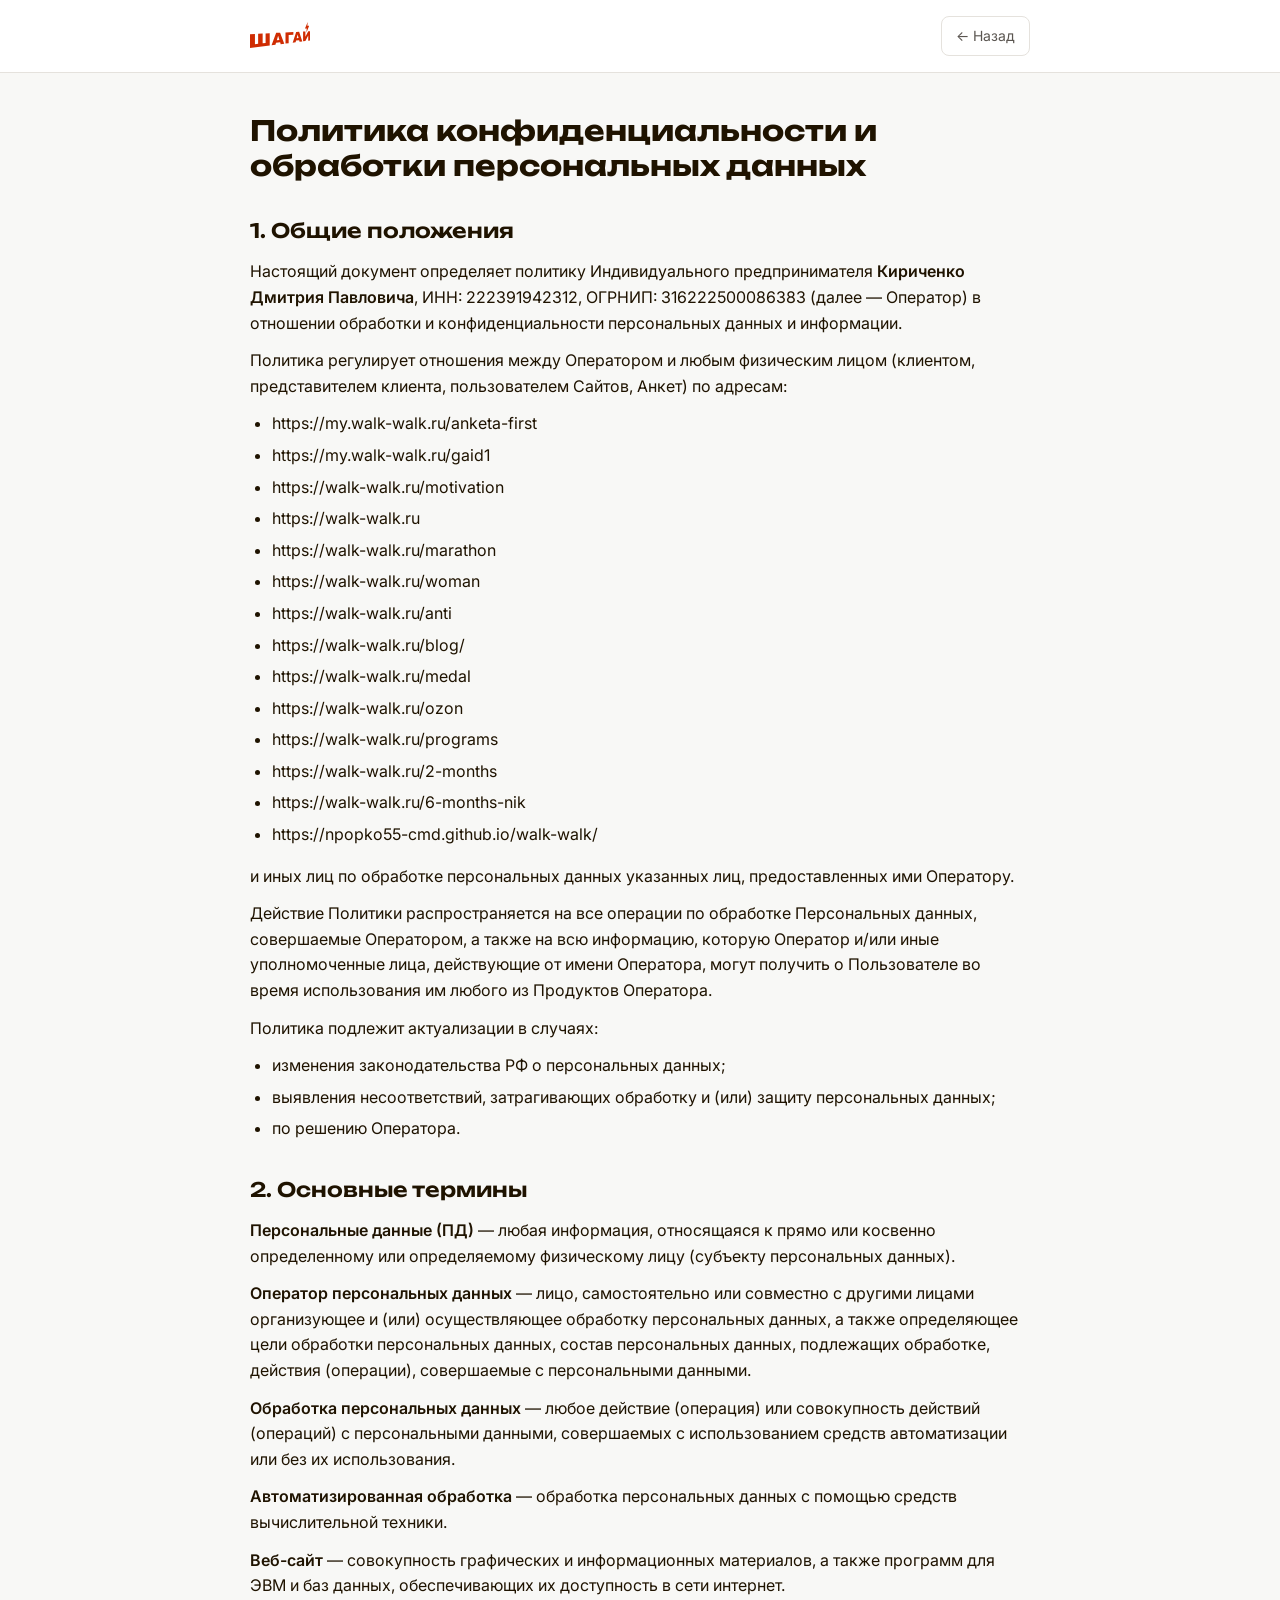
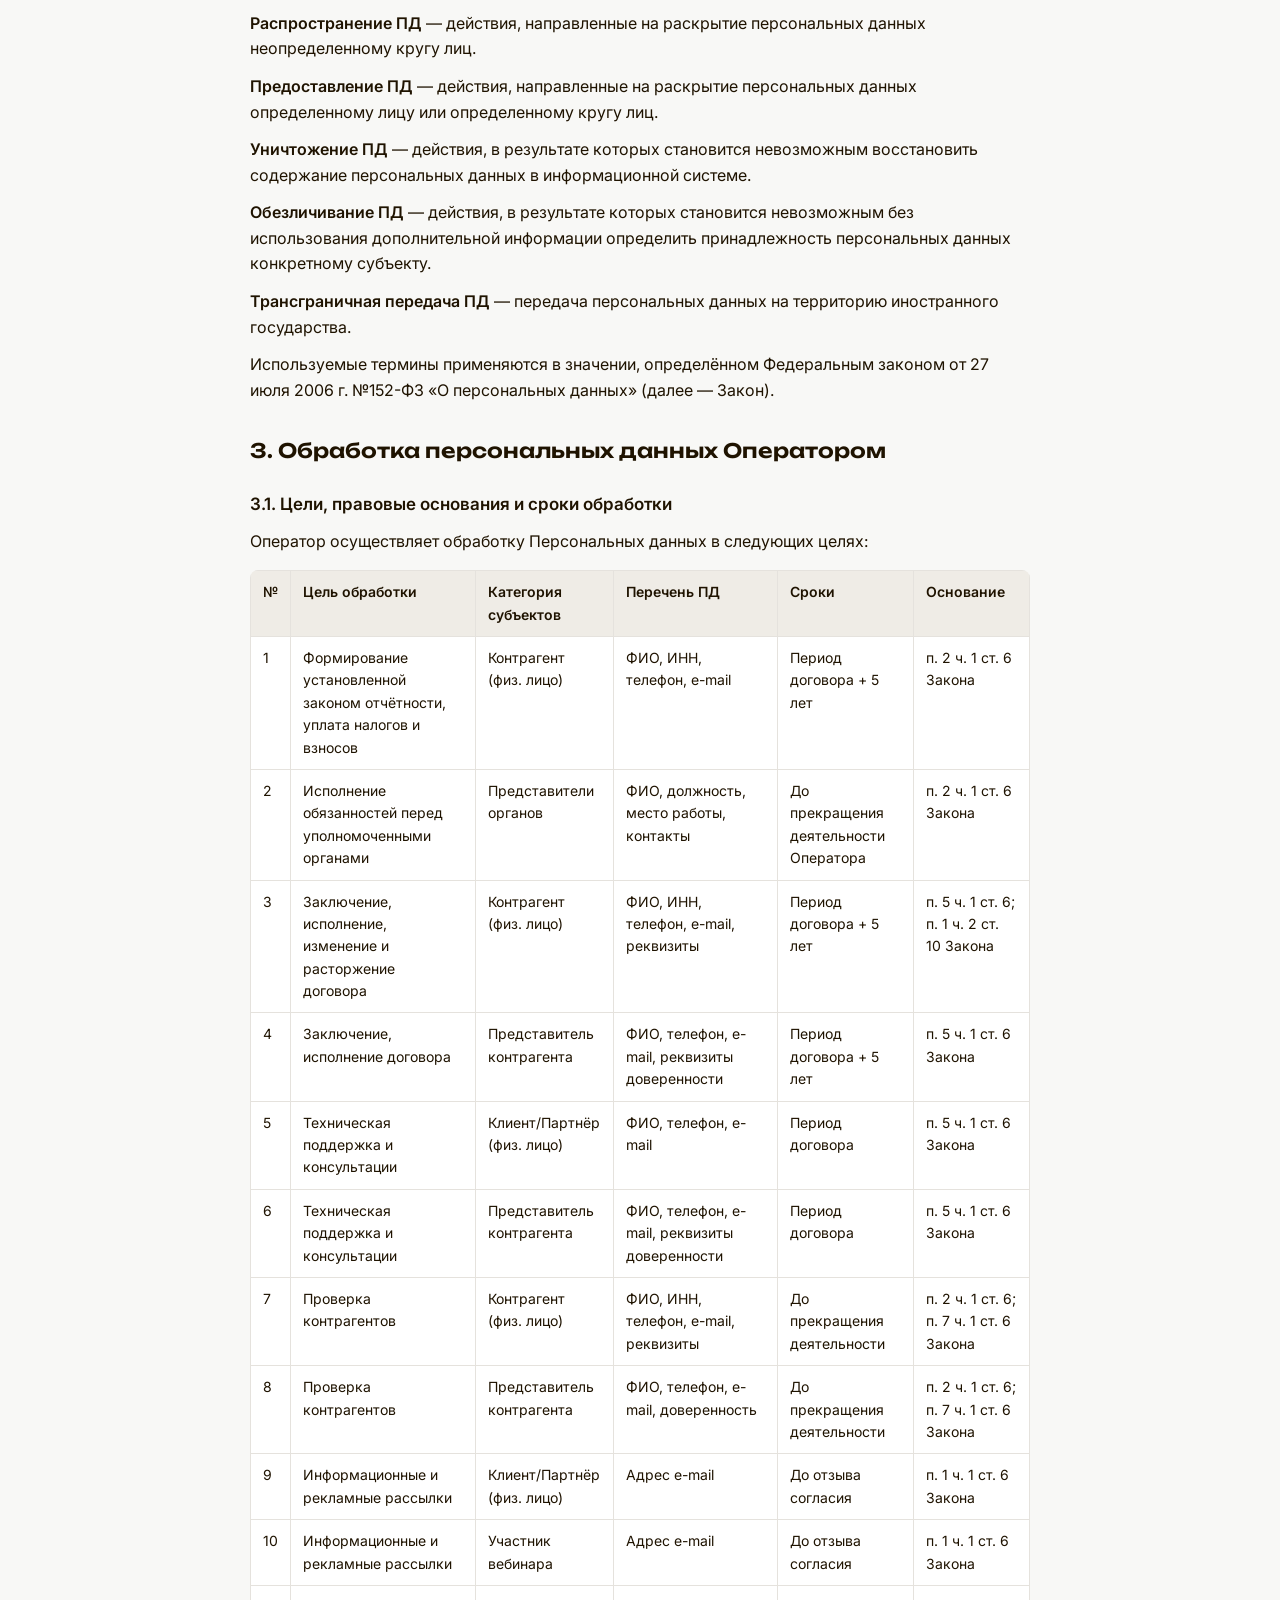
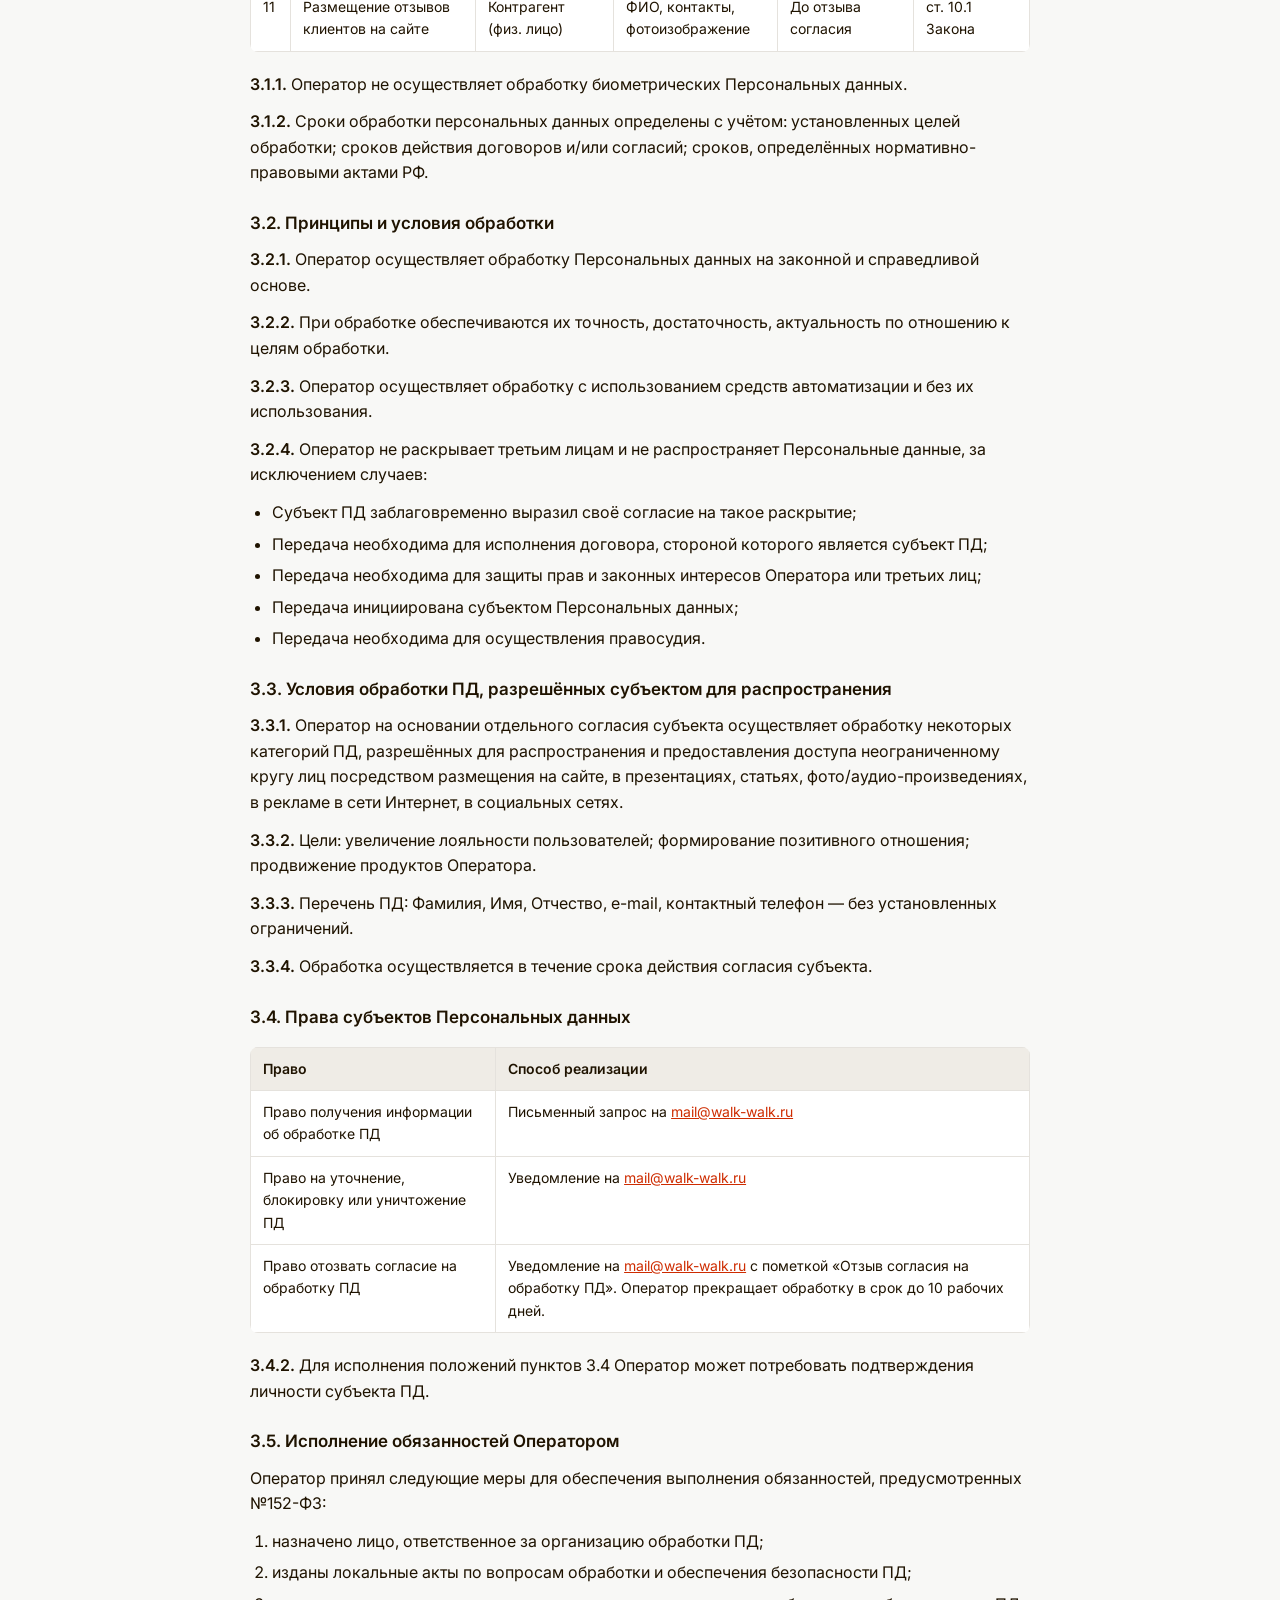
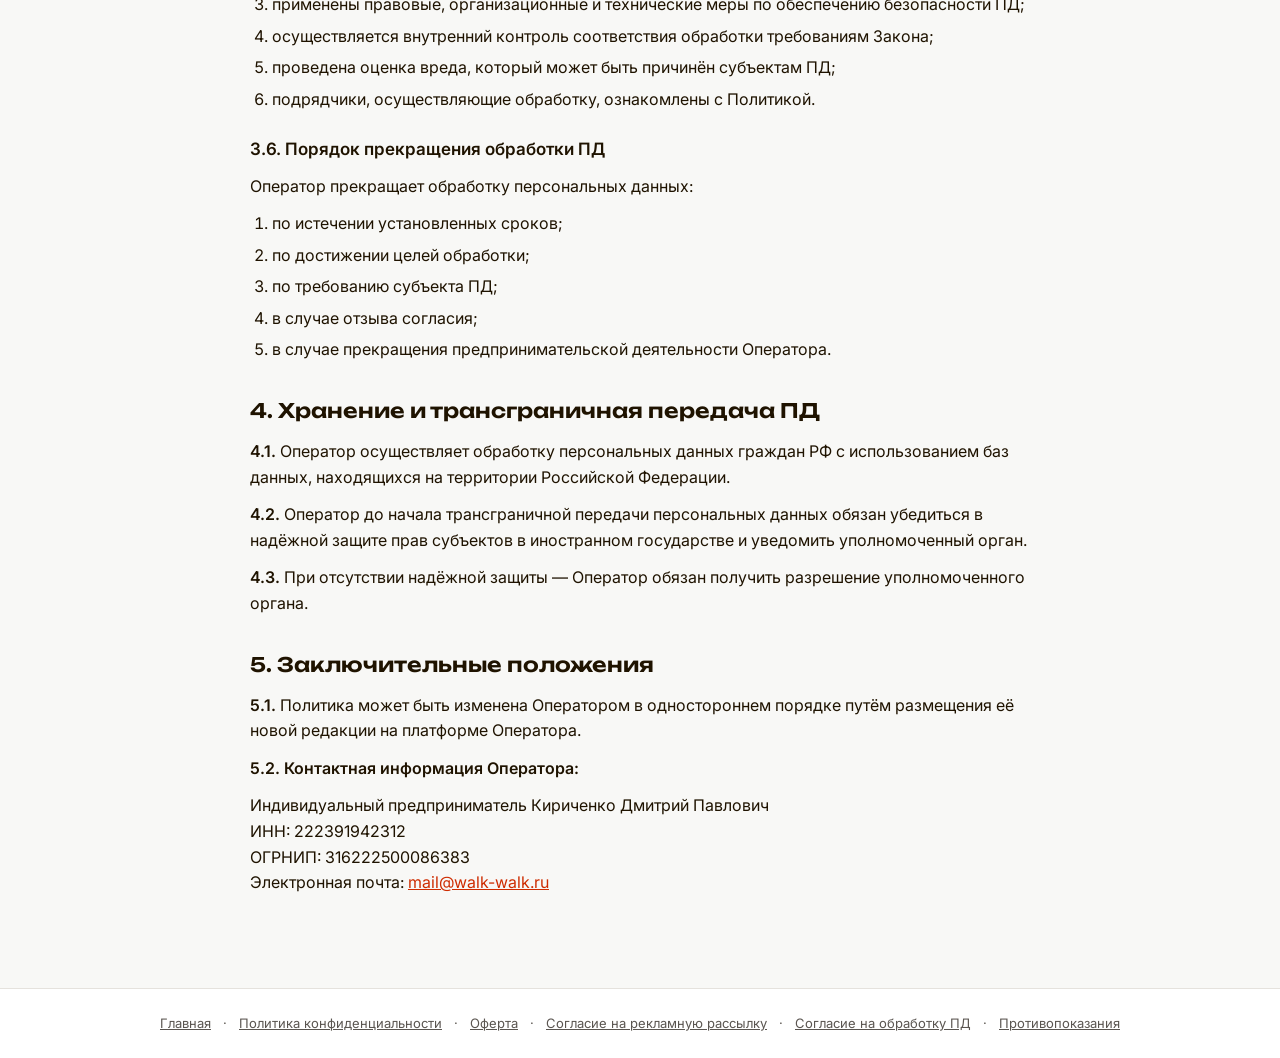
<file: privacy.html>
<!DOCTYPE html>
<html lang="ru">
<head>
  <meta charset="UTF-8">
  <meta name="viewport" content="width=device-width, initial-scale=1.0">
  <meta name="theme-color" content="#ffffff">
  <title>Политика конфиденциальности | ШАГАЙ ДОМА</title>
  <meta name="description" content="Политика конфиденциальности и обработки персональных данных клуба ШАГАЙ ДОМА.">
  <meta name="robots" content="noindex,follow">
  <link rel="icon" type="image/svg+xml" href="./favicon.svg">

  <!-- Yandex.Metrika counter -->
  <script type="text/javascript">
      (function(m,e,t,r,i,k,a){m[i]=m[i]||function(){(m[i].a=m[i].a||[]).push(arguments)};m[i].l=1*new Date();for (var j = 0; j < document.scripts.length; j++) {if (document.scripts[j].src === r) { return; }}k=e.createElement(t),a=e.getElementsByTagName(t)[0],k.async=1,k.src=r,a.parentNode.insertBefore(k,a)})(window, document,'script','https://mc.yandex.ru/metrika/tag.js?id=108598378', 'ym');
      ym(108598378, 'init', {ssr:true, webvisor:true, clickmap:true, ecommerce:"dataLayer", accurateTrackBounce:true, trackLinks:true});
  </script>
  <noscript><div><img src="https://mc.yandex.ru/watch/108598378" style="position:absolute; left:-9999px;" alt="" /></div></noscript>

  <link rel="preconnect" href="https://fonts.googleapis.com">
  <link rel="preconnect" href="https://fonts.gstatic.com" crossorigin>
  <link href="https://fonts.googleapis.com/css2?family=Unbounded:wght@600;700&family=Inter:wght@400;500;600;700&display=swap" rel="stylesheet">
  <link rel="stylesheet" href="./legal.css">
</head>
<body>

<header class="legal-header">
  <div class="legal-header__inner">
    <a href="./plan.html" class="legal-header__logo" aria-label="Шагай Дома">
      <svg xmlns="http://www.w3.org/2000/svg" viewBox="0 0 106.01 49.13" fill="none"><path d="M27.36 36.85l-5.17.56V20.22l-7.92.38v17.66l-5.59.6V20.87L0 21.28v24.53l34.6-4.4V19.62l-7.24.35zM45.94 19.08L37.8 41.01l6.87-.87 1.03-3.58 7.18-.82.99 3.23 6.24-.79-7.28-19.43zm1.16 12.82l2.26-7.63 2.24 7.2zM76.12 17.63L62.29 18.29v19.6l5.57-.71V22.73l8.25-.56zM87 34.76l4.75-.6L86.22 17.15l-5.21.25-6.1 18.9 5.14-.65.77-3.09 5.42-.62zm-5.12-6.23l1.7-6.61 1.69 6.28zM102.2 23.79v9.03l3.72-.47V16.2l-3.69.18-5.01 9.56V16.62l-4.05.19v17.16l4.05-.52zM99.07 18.22l4.75-11.47-3.16.01L101.32 0l-4.84 11.33 3.1-.08z" fill="#CF2C02"/></svg>
    </a>
    <a href="./plan.html" class="legal-header__back">← Назад</a>
  </div>
</header>

<main class="legal">
  <h1>Политика конфиденциальности и обработки персональных данных</h1>

  <h2>1. Общие положения</h2>
  <p>Настоящий документ определяет политику Индивидуального предпринимателя <strong>Кириченко Дмитрия Павловича</strong>, ИНН: 222391942312, ОГРНИП: 316222500086383 (далее — Оператор) в отношении обработки и конфиденциальности персональных данных и информации.</p>
  <p>Политика регулирует отношения между Оператором и любым физическим лицом (клиентом, представителем клиента, пользователем Сайтов, Анкет) по адресам:</p>
  <ul>
    <li>https://my.walk-walk.ru/anketa-first</li>
    <li>https://my.walk-walk.ru/gaid1</li>
    <li>https://walk-walk.ru/motivation</li>
    <li>https://walk-walk.ru</li>
    <li>https://walk-walk.ru/marathon</li>
    <li>https://walk-walk.ru/woman</li>
    <li>https://walk-walk.ru/anti</li>
    <li>https://walk-walk.ru/blog/</li>
    <li>https://walk-walk.ru/medal</li>
    <li>https://walk-walk.ru/ozon</li>
    <li>https://walk-walk.ru/programs</li>
    <li>https://walk-walk.ru/2-months</li>
    <li>https://walk-walk.ru/6-months-nik</li>
    <li>https://npopko55-cmd.github.io/walk-walk/</li>
  </ul>
  <p>и иных лиц по обработке персональных данных указанных лиц, предоставленных ими Оператору.</p>
  <p>Действие Политики распространяется на все операции по обработке Персональных данных, совершаемые Оператором, а также на всю информацию, которую Оператор и/или иные уполномоченные лица, действующие от имени Оператора, могут получить о Пользователе во время использования им любого из Продуктов Оператора.</p>
  <p>Политика подлежит актуализации в случаях:</p>
  <ul>
    <li>изменения законодательства РФ о персональных данных;</li>
    <li>выявления несоответствий, затрагивающих обработку и (или) защиту персональных данных;</li>
    <li>по решению Оператора.</li>
  </ul>

  <h2>2. Основные термины</h2>
  <p><strong>Персональные данные (ПД)</strong> — любая информация, относящаяся к прямо или косвенно определенному или определяемому физическому лицу (субъекту персональных данных).</p>
  <p><strong>Оператор персональных данных</strong> — лицо, самостоятельно или совместно с другими лицами организующее и (или) осуществляющее обработку персональных данных, а также определяющее цели обработки персональных данных, состав персональных данных, подлежащих обработке, действия (операции), совершаемые с персональными данными.</p>
  <p><strong>Обработка персональных данных</strong> — любое действие (операция) или совокупность действий (операций) с персональными данными, совершаемых с использованием средств автоматизации или без их использования.</p>
  <p><strong>Автоматизированная обработка</strong> — обработка персональных данных с помощью средств вычислительной техники.</p>
  <p><strong>Веб-сайт</strong> — совокупность графических и информационных материалов, а также программ для ЭВМ и баз данных, обеспечивающих их доступность в сети интернет.</p>
  <p><strong>Распространение ПД</strong> — действия, направленные на раскрытие персональных данных неопределенному кругу лиц.</p>
  <p><strong>Предоставление ПД</strong> — действия, направленные на раскрытие персональных данных определенному лицу или определенному кругу лиц.</p>
  <p><strong>Уничтожение ПД</strong> — действия, в результате которых становится невозможным восстановить содержание персональных данных в информационной системе.</p>
  <p><strong>Обезличивание ПД</strong> — действия, в результате которых становится невозможным без использования дополнительной информации определить принадлежность персональных данных конкретному субъекту.</p>
  <p><strong>Трансграничная передача ПД</strong> — передача персональных данных на территорию иностранного государства.</p>
  <p>Используемые термины применяются в значении, определённом Федеральным законом от 27 июля 2006 г. №152-ФЗ «О персональных данных» (далее — Закон).</p>

  <h2>3. Обработка персональных данных Оператором</h2>

  <h3>3.1. Цели, правовые основания и сроки обработки</h3>
  <p>Оператор осуществляет обработку Персональных данных в следующих целях:</p>
  <table>
    <thead>
      <tr>
        <th>№</th>
        <th>Цель обработки</th>
        <th>Категория субъектов</th>
        <th>Перечень ПД</th>
        <th>Сроки</th>
        <th>Основание</th>
      </tr>
    </thead>
    <tbody>
      <tr><td>1</td><td>Формирование установленной законом отчётности, уплата налогов и взносов</td><td>Контрагент (физ. лицо)</td><td>ФИО, ИНН, телефон, e-mail</td><td>Период договора + 5 лет</td><td>п. 2 ч. 1 ст. 6 Закона</td></tr>
      <tr><td>2</td><td>Исполнение обязанностей перед уполномоченными органами</td><td>Представители органов</td><td>ФИО, должность, место работы, контакты</td><td>До прекращения деятельности Оператора</td><td>п. 2 ч. 1 ст. 6 Закона</td></tr>
      <tr><td>3</td><td>Заключение, исполнение, изменение и расторжение договора</td><td>Контрагент (физ. лицо)</td><td>ФИО, ИНН, телефон, e-mail, реквизиты</td><td>Период договора + 5 лет</td><td>п. 5 ч. 1 ст. 6; п. 1 ч. 2 ст. 10 Закона</td></tr>
      <tr><td>4</td><td>Заключение, исполнение договора</td><td>Представитель контрагента</td><td>ФИО, телефон, e-mail, реквизиты доверенности</td><td>Период договора + 5 лет</td><td>п. 5 ч. 1 ст. 6 Закона</td></tr>
      <tr><td>5</td><td>Техническая поддержка и консультации</td><td>Клиент/Партнёр (физ. лицо)</td><td>ФИО, телефон, e-mail</td><td>Период договора</td><td>п. 5 ч. 1 ст. 6 Закона</td></tr>
      <tr><td>6</td><td>Техническая поддержка и консультации</td><td>Представитель контрагента</td><td>ФИО, телефон, e-mail, реквизиты доверенности</td><td>Период договора</td><td>п. 5 ч. 1 ст. 6 Закона</td></tr>
      <tr><td>7</td><td>Проверка контрагентов</td><td>Контрагент (физ. лицо)</td><td>ФИО, ИНН, телефон, e-mail, реквизиты</td><td>До прекращения деятельности</td><td>п. 2 ч. 1 ст. 6; п. 7 ч. 1 ст. 6 Закона</td></tr>
      <tr><td>8</td><td>Проверка контрагентов</td><td>Представитель контрагента</td><td>ФИО, телефон, e-mail, доверенность</td><td>До прекращения деятельности</td><td>п. 2 ч. 1 ст. 6; п. 7 ч. 1 ст. 6 Закона</td></tr>
      <tr><td>9</td><td>Информационные и рекламные рассылки</td><td>Клиент/Партнёр (физ. лицо)</td><td>Адрес e-mail</td><td>До отзыва согласия</td><td>п. 1 ч. 1 ст. 6 Закона</td></tr>
      <tr><td>10</td><td>Информационные и рекламные рассылки</td><td>Участник вебинара</td><td>Адрес e-mail</td><td>До отзыва согласия</td><td>п. 1 ч. 1 ст. 6 Закона</td></tr>
      <tr><td>11</td><td>Размещение отзывов клиентов на сайте</td><td>Контрагент (физ. лицо)</td><td>ФИО, контакты, фотоизображение</td><td>До отзыва согласия</td><td>ст. 10.1 Закона</td></tr>
    </tbody>
  </table>
  <p><strong>3.1.1.</strong> Оператор не осуществляет обработку биометрических Персональных данных.</p>
  <p><strong>3.1.2.</strong> Сроки обработки персональных данных определены с учётом: установленных целей обработки; сроков действия договоров и/или согласий; сроков, определённых нормативно-правовыми актами РФ.</p>

  <h3>3.2. Принципы и условия обработки</h3>
  <p><strong>3.2.1.</strong> Оператор осуществляет обработку Персональных данных на законной и справедливой основе.</p>
  <p><strong>3.2.2.</strong> При обработке обеспечиваются их точность, достаточность, актуальность по отношению к целям обработки.</p>
  <p><strong>3.2.3.</strong> Оператор осуществляет обработку с использованием средств автоматизации и без их использования.</p>
  <p><strong>3.2.4.</strong> Оператор не раскрывает третьим лицам и не распространяет Персональные данные, за исключением случаев:</p>
  <ul>
    <li>Субъект ПД заблаговременно выразил своё согласие на такое раскрытие;</li>
    <li>Передача необходима для исполнения договора, стороной которого является субъект ПД;</li>
    <li>Передача необходима для защиты прав и законных интересов Оператора или третьих лиц;</li>
    <li>Передача инициирована субъектом Персональных данных;</li>
    <li>Передача необходима для осуществления правосудия.</li>
  </ul>

  <h3>3.3. Условия обработки ПД, разрешённых субъектом для распространения</h3>
  <p><strong>3.3.1.</strong> Оператор на основании отдельного согласия субъекта осуществляет обработку некоторых категорий ПД, разрешённых для распространения и предоставления доступа неограниченному кругу лиц посредством размещения на сайте, в презентациях, статьях, фото/аудио-произведениях, в рекламе в сети Интернет, в социальных сетях.</p>
  <p><strong>3.3.2.</strong> Цели: увеличение лояльности пользователей; формирование позитивного отношения; продвижение продуктов Оператора.</p>
  <p><strong>3.3.3.</strong> Перечень ПД: Фамилия, Имя, Отчество, e-mail, контактный телефон — без установленных ограничений.</p>
  <p><strong>3.3.4.</strong> Обработка осуществляется в течение срока действия согласия субъекта.</p>

  <h3>3.4. Права субъектов Персональных данных</h3>
  <table>
    <thead>
      <tr><th>Право</th><th>Способ реализации</th></tr>
    </thead>
    <tbody>
      <tr><td>Право получения информации об обработке ПД</td><td>Письменный запрос на <a href="mailto:mail@walk-walk.ru">mail@walk-walk.ru</a></td></tr>
      <tr><td>Право на уточнение, блокировку или уничтожение ПД</td><td>Уведомление на <a href="mailto:mail@walk-walk.ru">mail@walk-walk.ru</a></td></tr>
      <tr><td>Право отозвать согласие на обработку ПД</td><td>Уведомление на <a href="mailto:mail@walk-walk.ru">mail@walk-walk.ru</a> с пометкой «Отзыв согласия на обработку ПД». Оператор прекращает обработку в срок до 10 рабочих дней.</td></tr>
    </tbody>
  </table>
  <p><strong>3.4.2.</strong> Для исполнения положений пунктов 3.4 Оператор может потребовать подтверждения личности субъекта ПД.</p>

  <h3>3.5. Исполнение обязанностей Оператором</h3>
  <p>Оператор принял следующие меры для обеспечения выполнения обязанностей, предусмотренных №152-ФЗ:</p>
  <ol>
    <li>назначено лицо, ответственное за организацию обработки ПД;</li>
    <li>изданы локальные акты по вопросам обработки и обеспечения безопасности ПД;</li>
    <li>применены правовые, организационные и технические меры по обеспечению безопасности ПД;</li>
    <li>осуществляется внутренний контроль соответствия обработки требованиям Закона;</li>
    <li>проведена оценка вреда, который может быть причинён субъектам ПД;</li>
    <li>подрядчики, осуществляющие обработку, ознакомлены с Политикой.</li>
  </ol>

  <h3>3.6. Порядок прекращения обработки ПД</h3>
  <p>Оператор прекращает обработку персональных данных:</p>
  <ol>
    <li>по истечении установленных сроков;</li>
    <li>по достижении целей обработки;</li>
    <li>по требованию субъекта ПД;</li>
    <li>в случае отзыва согласия;</li>
    <li>в случае прекращения предпринимательской деятельности Оператора.</li>
  </ol>

  <h2>4. Хранение и трансграничная передача ПД</h2>
  <p><strong>4.1.</strong> Оператор осуществляет обработку персональных данных граждан РФ с использованием баз данных, находящихся на территории Российской Федерации.</p>
  <p><strong>4.2.</strong> Оператор до начала трансграничной передачи персональных данных обязан убедиться в надёжной защите прав субъектов в иностранном государстве и уведомить уполномоченный орган.</p>
  <p><strong>4.3.</strong> При отсутствии надёжной защиты — Оператор обязан получить разрешение уполномоченного органа.</p>

  <h2>5. Заключительные положения</h2>
  <p><strong>5.1.</strong> Политика может быть изменена Оператором в одностороннем порядке путём размещения её новой редакции на платформе Оператора.</p>
  <p><strong>5.2. Контактная информация Оператора:</strong></p>
  <p>
    Индивидуальный предприниматель Кириченко Дмитрий Павлович<br>
    ИНН: 222391942312<br>
    ОГРНИП: 316222500086383<br>
    Электронная почта: <a href="mailto:mail@walk-walk.ru">mail@walk-walk.ru</a>
  </p>
</main>

<footer class="legal-footer">
  <a href="./plan.html">Главная</a> ·
  <a href="./privacy.html">Политика конфиденциальности</a> ·
  <a href="./offer.html">Оферта</a> ·
  <a href="./ad.html">Согласие на рекламную рассылку</a> ·
  <a href="./approval.html">Согласие на обработку ПД</a> ·
  <a href="./safe.html">Противопоказания</a>
</footer>

</body>
</html>
</file>
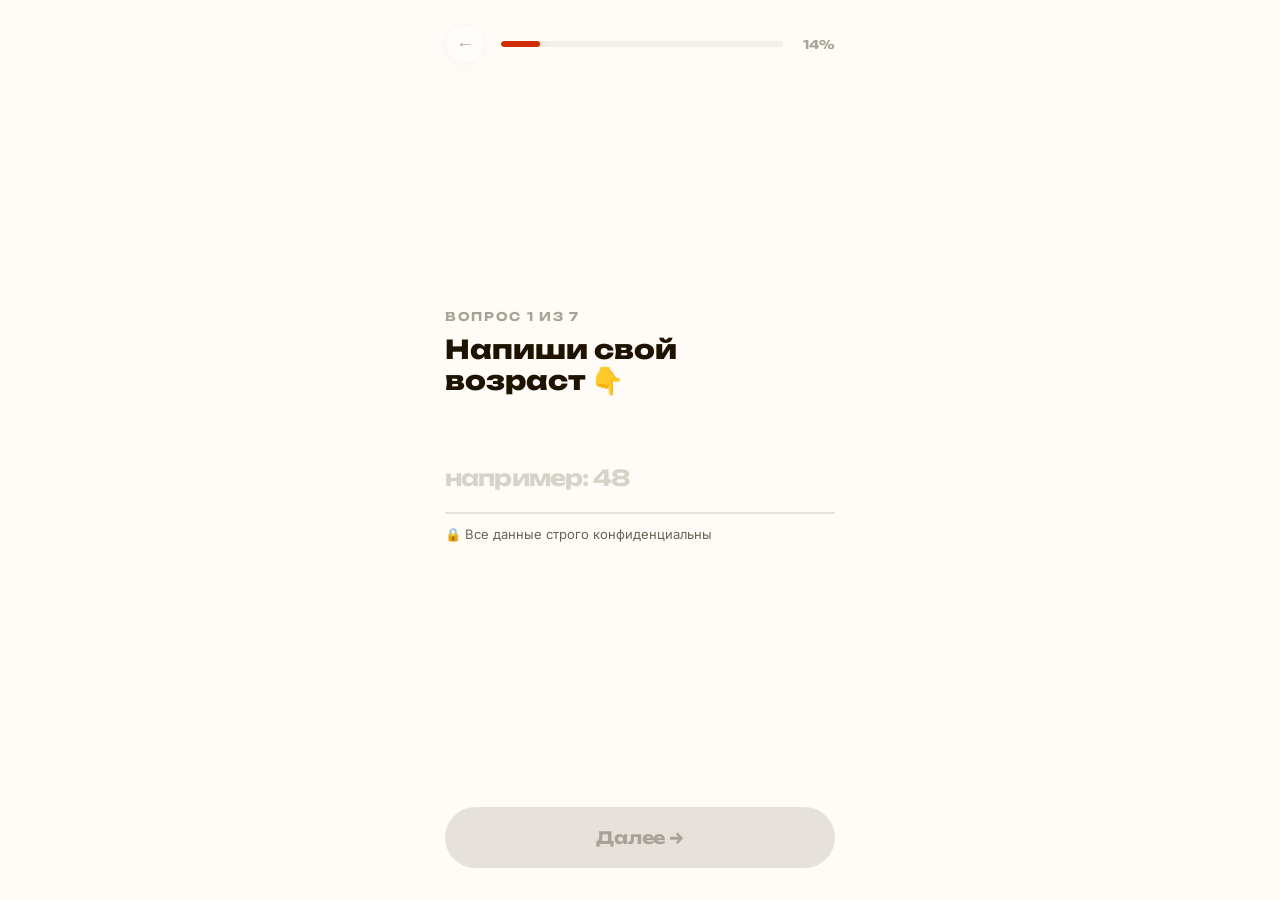
<file: quiz.html>
<!DOCTYPE html>
<html lang="ru">
<head>
  <meta charset="UTF-8">
  <!-- Pixel-fallback для гарантированного pageview-хита в TG/VK/MAX WebView -->
  <link rel="preconnect" href="https://mc.yandex.ru">
  <script>new Image().src = 'https://mc.yandex.ru/watch/108598378?rn=' + Date.now();</script>

  <meta name="viewport" content="width=device-width, initial-scale=1.0, viewport-fit=cover">
  <meta name="theme-color" content="#fffcf7">
  <meta http-equiv="Cache-Control" content="no-cache, no-store, must-revalidate">
  <meta http-equiv="Pragma" content="no-cache">
  <title>Квиз похудения | ШАГАЙ ДОМА</title>
  <meta name="description" content="Ответь на 7 коротких вопросов и получи персональную программу похудения.">
  <meta name="robots" content="noindex,follow">

  <link rel="icon" type="image/svg+xml" href="./favicon.svg">
  <link rel="apple-touch-icon" href="./favicon.svg">

  <!-- Yandex.Metrika -->
  <script type="text/javascript">
    (function(m,e,t,r,i,k,a){m[i]=m[i]||function(){(m[i].a=m[i].a||[]).push(arguments)};m[i].l=1*new Date();for (var j=0;j<document.scripts.length;j++){if (document.scripts[j].src===r){return;}}k=e.createElement(t),a=e.getElementsByTagName(t)[0],k.async=1,k.src=r,a.parentNode.insertBefore(k,a)})(window,document,'script','https://mc.yandex.ru/metrika/tag.js?id=108598378','ym');
    ym(108598378,'init',{ssr:true,webvisor:true,clickmap:true,ecommerce:"dataLayer",accurateTrackBounce:true,trackLinks:true});

    // ── Парные цели (источник × мессенджер) ── см. index.html
    (function () {
      // Декодер base64-payload из startapp (формат go.html: u<base64>).
      // Возвращает {utm_source, utm_campaign, erid, source_key} или null если не u-формат.
      window.__decodeStartappUtm = function (sp) {
        if (!sp || sp.charAt(0) !== 'u' || sp.length < 4) return null;
        try {
          var b64 = sp.slice(1).replace(/-/g, '+').replace(/_/g, '/');
          while (b64.length % 4) b64 += '=';
          var decoded = atob(b64);
          var parts = decoded.split('&');
          var out = {};
          parts.forEach(function (kv) {
            var ix = kv.indexOf('=');
            if (ix > 0) {
              var k = kv.slice(0, ix);
              var v = decodeURIComponent(kv.slice(ix + 1));
              if (k === 'f') {
                out.source_key = (v === 's') ? 'seed' : 'yad';
                out.utm_source = (v === 's') ? 'tg_seed' : 'yandex';
              } else if (k === 'c') {
                out.utm_campaign = v;
              } else if (k === 'e') {
                out.erid = v;
              }
            }
          });
          return out.source_key ? out : null;
        } catch (e) { return null; }
      };

      var BL = /^(retake|reset|test|debug|dev)$/i;
      function srcKey(){
        var src='', sp='';
        try { src = (new URLSearchParams(location.search).get('utm_source') || '').toLowerCase(); } catch(e){}
        try { sp  = ((window.Telegram&&Telegram.WebApp&&Telegram.WebApp.initDataUnsafe&&Telegram.WebApp.initDataUnsafe.start_param) || '').toLowerCase(); } catch(e){}
        if (!sp) { try { sp = ((window.max&&max.initDataUnsafe&&max.initDataUnsafe.start_param) || '').toLowerCase(); } catch(e){} }
        if (!sp && window.__vkParams) sp = String(window.__vkParams.startapp || window.__vkParams.start_param || '').toLowerCase();
        // Если startapp в формате u<base64> — декодируем
        var dec = window.__decodeStartappUtm(sp);
        if (dec && dec.source_key) return dec.source_key;
        if (src === 'yandex' || sp.indexOf('yad') === 0) return 'yad';
        if (src === 'vk_ads' || src === 'vk_target' || src === 'vk_targ' || /^cpc_vk|^cpm_vk/.test(src)) return 'targ';
        if (sp && !BL.test(sp) && sp.indexOf('yad') !== 0) return 'seed';
        if (src.indexOf('seed') === 0) return 'seed';
        return null;
      }
      function msgKey(){
        try {
          var med = (new URLSearchParams(location.search).get('utm_medium') || '').toLowerCase();
          if (med === 'vk_miniapp')  return 'vk';
          if (med === 'max_miniapp') return 'max';
          if (med === 'tg_miniapp')  return 'tg';
        } catch(e){}
        if (window.__msgPlatform) return window.__msgPlatform;
        if (window.__vkParams || (window.vkBridge && window.vkBridge.send)) return 'vk';
        if (window.max && window.max.initDataUnsafe) return 'max';
        if (window.Telegram && window.Telegram.WebApp) return 'tg';
        return null;
      }
      window.__pairGoal = function (event, params) {
        try {
          if (typeof ym !== 'function') return;
          var s = srcKey(), m = msgKey();
          if (!s || !m) return;
          ym(108598378, 'reachGoal', s + '_' + m + '_' + event, params || {});
        } catch(e){}
      };
    })();
  </script>
  <noscript><div><img src="https://mc.yandex.ru/watch/108598378" style="position:absolute;left:-9999px;" alt=""/></div></noscript>

  <!-- Telegram Mini App SDK -->
  <script src="https://telegram.org/js/telegram-web-app.js"></script>

  <link rel="preconnect" href="https://fonts.googleapis.com">
  <link rel="preconnect" href="https://fonts.gstatic.com" crossorigin>
  <link href="https://fonts.googleapis.com/css2?family=Unbounded:wght@400;700;800;900&family=Inter:wght@400;500;600;700&display=swap" rel="stylesheet">

  <style>
    *, *::before, *::after { margin: 0; padding: 0; box-sizing: border-box; }

    :root {
      --red: #ce2c01;
      --red-hover: #b52700;
      --orange: #ffb600;
      --dark: #1f1300;
      --cream: #fffcf7;
      --gray-100: #f3f0ea;
      --gray-200: #e6e2db;
      --gray-400: #a8a396;
      --text-soft: #6b6456;
    }

    html, body {
      font-family: 'Inter', -apple-system, BlinkMacSystemFont, 'Segoe UI', sans-serif;
      -webkit-font-smoothing: antialiased;
      background: var(--cream);
      color: var(--dark);
      min-height: 100svh;
      overflow-x: hidden;
    }
    .font-head { font-family: 'Unbounded', sans-serif; letter-spacing: -0.02em; }

    .shell {
      min-height: 100svh;
      max-width: 430px;
      margin: 0 auto;
      display: flex;
      flex-direction: column;
      padding: 16px 20px 24px;
    }

    /* ── Top nav (back + progress) ── */
    .top-nav {
      display: flex;
      align-items: center;
      gap: 16px;
      padding-top: 8px;
      margin-bottom: 32px;
    }
    .back-btn {
      flex-shrink: 0;
      width: 40px;
      height: 40px;
      display: flex;
      align-items: center;
      justify-content: center;
      border: 1px solid var(--gray-100);
      background: #fff;
      color: var(--dark);
      border-radius: 50%;
      box-shadow: 0 2px 8px rgba(0,0,0,.04);
      cursor: pointer;
      transition: opacity .15s ease, transform .15s ease;
      font-size: 18px;
      line-height: 1;
    }
    .back-btn:disabled {
      opacity: 0.35;
      cursor: not-allowed;
    }
    .back-btn:not(:disabled):active { transform: scale(0.95); }

    .progress-wrap {
      flex: 1;
      height: 6px;
      background: var(--gray-100);
      border-radius: 999px;
      overflow: hidden;
    }
    .progress-bar {
      height: 100%;
      background: var(--red);
      border-radius: 999px;
      transition: width .5s cubic-bezier(.4,.0,.2,1);
      box-shadow: 0 0 12px rgba(206,44,1,.35);
    }
    .progress-pct {
      flex-shrink: 0;
      font-family: 'Unbounded', sans-serif;
      font-weight: 700;
      font-size: 12px;
      color: var(--gray-400);
      min-width: 36px;
      text-align: right;
    }

    /* ── Question area ── */
    .steps { flex: 1; display: flex; flex-direction: column; }
    .step {
      display: none;
      flex: 1;
      flex-direction: column;
    }
    .step.active {
      display: flex;
      animation: stepIn .35s cubic-bezier(.25,.1,.25,1);
    }
    @keyframes stepIn {
      from { opacity: 0; transform: translateY(8px); }
      to   { opacity: 1; transform: translateY(0); }
    }

    .step__inner {
      flex: 1;
      display: flex;
      flex-direction: column;
      justify-content: center;
    }

    .step__label {
      font-family: 'Unbounded', sans-serif;
      font-size: 12px;
      font-weight: 700;
      color: var(--gray-400);
      text-transform: uppercase;
      letter-spacing: 0.14em;
      margin-bottom: 10px;
    }

    .step__title {
      font-family: 'Unbounded', sans-serif;
      font-weight: 800;
      font-size: 26px;
      line-height: 1.2;
      color: var(--dark);
      text-wrap: balance;
      margin-bottom: 32px;
    }

    /* ── Numeric input ── */
    .num-input {
      width: 100%;
      padding: 16px 0;
      background: transparent;
      border: none;
      border-bottom: 2px solid var(--gray-200);
      font-family: 'Unbounded', sans-serif;
      font-weight: 800;
      font-size: 42px;
      color: var(--red);
      outline: none;
      text-align: left;
      transition: border-color .2s ease;
      letter-spacing: -0.02em;
      -moz-appearance: textfield;
    }
    .num-input::-webkit-outer-spin-button,
    .num-input::-webkit-inner-spin-button {
      -webkit-appearance: none;
      margin: 0;
    }
    .num-input::placeholder { color: #d8d3c8; font-weight: 700; font-size: 22px; }
    .num-input:focus { border-bottom-color: var(--orange); }

    .num-hint {
      margin-top: 12px;
      font-size: 13px;
      color: var(--text-soft);
    }
    .num-error {
      margin-top: 12px;
      font-size: 13px;
      color: var(--red);
      font-weight: 600;
      min-height: 16px;
      opacity: 0;
      transition: opacity .2s ease;
    }
    .num-error.show { opacity: 1; }

    /* ── Multi-choice options ── */
    .options {
      display: flex;
      flex-direction: column;
      gap: 12px;
    }
    .option {
      display: flex;
      align-items: center;
      gap: 16px;
      width: 100%;
      padding: 20px 22px;
      background: #fff;
      border: 2px solid transparent;
      border-radius: 24px;
      box-shadow: 0 2px 8px rgba(0,0,0,.04);
      text-align: left;
      cursor: pointer;
      transition: border-color .15s ease, box-shadow .2s ease, transform .1s ease;
      font-family: 'Inter', sans-serif;
    }
    .option:hover { border-color: rgba(255,182,0,.4); }
    .option:active { transform: scale(.98); }
    .option.selected {
      border-color: var(--red);
      box-shadow: 0 8px 24px rgba(206,44,1,.15);
    }
    .option__emoji {
      font-size: 28px;
      line-height: 1;
      flex-shrink: 0;
      transition: transform .2s ease;
    }
    .option:hover .option__emoji { transform: scale(1.1); }
    .option__text {
      font-size: 16px;
      font-weight: 600;
      color: var(--dark);
      line-height: 1.3;
    }

    /* ── CTA button ── */
    .cta-wrap {
      padding-top: 24px;
      padding-bottom: 8px;
    }
    .btn-primary {
      display: flex;
      width: 100%;
      align-items: center;
      justify-content: center;
      gap: 10px;
      background: var(--red);
      color: #fff;
      font-family: 'Unbounded', sans-serif;
      font-weight: 700;
      font-size: 17px;
      letter-spacing: -0.01em;
      padding: 20px 18px;
      border: none;
      border-radius: 999px;
      cursor: pointer;
      box-shadow: 0 10px 32px rgba(206,44,1,.28);
      transition: background .2s ease, transform .1s ease, opacity .2s ease;
    }
    .btn-primary:hover { background: var(--red-hover); }
    .btn-primary:active { transform: scale(.98); }
    .btn-primary:disabled {
      background: var(--gray-200);
      color: var(--gray-400);
      box-shadow: none;
      cursor: not-allowed;
    }

    .hint {
      margin-top: 16px;
      text-align: center;
      font-size: 13px;
      color: var(--gray-400);
      line-height: 1.45;
    }

    /* ── Small screens ── */
    @media (max-width: 360px) {
      .step__title { font-size: 22px; }
      .num-input { font-size: 34px; }
      .option { padding: 16px 18px; }
      .option__emoji { font-size: 24px; }
      .option__text { font-size: 15px; }
    }

  </style>
</head>
<body>
  <main class="shell">
    <!-- Top nav: back + progress -->
    <nav class="top-nav">
      <button type="button" class="back-btn" id="backBtn" aria-label="Назад" disabled>←</button>
      <div class="progress-wrap">
        <div class="progress-bar" id="progressBar" style="width: 14%"></div>
      </div>
      <span class="progress-pct" id="progressPct">14%</span>
    </nav>

    <!-- Steps -->
    <div class="steps" id="steps">
      <!-- Q1: Age -->
      <section class="step active" data-step="1" data-type="number" data-key="age" data-min="16" data-max="90">
        <div class="step__inner">
          <p class="step__label">Вопрос 1 из 7</p>
          <h1 class="step__title">Напиши свой возраст 👇</h1>
          <input class="num-input" type="number" inputmode="numeric" pattern="[0-9]*" placeholder="например: 48" data-input autocomplete="off">
          <p class="num-hint">🔒 Все данные строго конфиденциальны</p>
          <p class="num-error" data-error></p>
        </div>
        <div class="cta-wrap">
          <button type="button" class="btn-primary" data-next disabled>Далее →</button>
        </div>
      </section>

      <!-- Q2: Height -->
      <section class="step" data-step="2" data-type="number" data-key="height" data-min="130" data-max="220">
        <div class="step__inner">
          <p class="step__label">Вопрос 2 из 7</p>
          <h1 class="step__title">Укажи свой рост в&nbsp;сантиметрах 👇</h1>
          <input class="num-input" type="number" inputmode="numeric" pattern="[0-9]*" placeholder="например: 163" data-input autocomplete="off">
          <p class="num-hint">🔒 Все данные строго конфиденциальны</p>
          <p class="num-error" data-error></p>
        </div>
        <div class="cta-wrap">
          <button type="button" class="btn-primary" data-next disabled>Далее →</button>
        </div>
      </section>

      <!-- Q3: Weight -->
      <section class="step" data-step="3" data-type="number" data-key="weight" data-min="35" data-max="250">
        <div class="step__inner">
          <p class="step__label">Вопрос 3 из 7</p>
          <h1 class="step__title">Укажи свой текущий вес в&nbsp;килограммах 👇</h1>
          <input class="num-input" type="number" inputmode="numeric" pattern="[0-9]*" placeholder="например: 84" data-input autocomplete="off">
          <p class="num-hint">🔒 Все данные строго конфиденциальны</p>
          <p class="num-error" data-error></p>
        </div>
        <div class="cta-wrap">
          <button type="button" class="btn-primary" data-next disabled>Далее →</button>
        </div>
      </section>

      <!-- Q4: Goal -->
      <section class="step" data-step="4" data-type="choice" data-key="goal">
        <div class="step__inner">
          <p class="step__label">Вопрос 4 из 7</p>
          <h1 class="step__title">Что для тебя сейчас важнее всего?</h1>
          <div class="options">
            <button type="button" class="option" data-option data-value="влезть в одежду">
              <span class="option__emoji">👗</span>
              <span class="option__text">Хочу влезть в любимую одежду</span>
            </button>
            <button type="button" class="option" data-option data-value="полюбить себя">
              <span class="option__emoji">🪞</span>
              <span class="option__text">Хочу нравиться себе в зеркале</span>
            </button>
            <button type="button" class="option" data-option data-value="больше энергии">
              <span class="option__emoji">⚡</span>
              <span class="option__text">Хочу энергию и лёгкость</span>
            </button>
            <button type="button" class="option" data-option data-value="укрепить здоровье">
              <span class="option__emoji">💚</span>
              <span class="option__text">Хочу улучшить здоровье</span>
            </button>
          </div>
          <p class="hint">Твой выбор поможет нам составить идеальный план ✨</p>
        </div>
      </section>

      <!-- Q5: Tries -->
      <section class="step" data-step="5" data-type="choice" data-key="tries">
        <div class="step__inner">
          <p class="step__label">Вопрос 5 из 7</p>
          <h1 class="step__title">Сколько раз ты пробовала похудеть?</h1>
          <div class="options">
            <button type="button" class="option" data-option data-value="first">
              <span class="option__emoji">🙋‍♀️</span>
              <span class="option__text">Это будет первый раз</span>
            </button>
            <button type="button" class="option" data-option data-value="2-5">
              <span class="option__emoji">🔄</span>
              <span class="option__text">2–5 раз</span>
            </button>
            <button type="button" class="option" data-option data-value="lost">
              <span class="option__emoji">♾️</span>
              <span class="option__text">Сбилась со счёта</span>
            </button>
          </div>
        </div>
      </section>

      <!-- Q6: Lifestyle -->
      <section class="step" data-step="6" data-type="choice" data-key="lifestyle">
        <div class="step__inner">
          <p class="step__label">Вопрос 6 из 7</p>
          <h1 class="step__title">Как проходит твой обычный день?</h1>
          <div class="options">
            <button type="button" class="option" data-option data-value="sedentary">
              <span class="option__emoji">💻</span>
              <span class="option__text">Сижу целый день (офис / дом)</span>
            </button>
            <button type="button" class="option" data-option data-value="light">
              <span class="option__emoji">🚶‍♀️</span>
              <span class="option__text">Двигаюсь, но мало</span>
            </button>
            <button type="button" class="option" data-option data-value="home">
              <span class="option__emoji">🛋️</span>
              <span class="option__text">В основном дом и дети</span>
            </button>
          </div>
        </div>
      </section>

      <!-- Q7: Readiness -->
      <section class="step" data-step="7" data-type="choice" data-key="readiness" data-final>
        <div class="step__inner">
          <p class="step__label">Последний вопрос · 7 из 7</p>
          <h1 class="step__title">Если бы существовал способ похудеть за&nbsp;15 минут в&nbsp;день, дома, без диет — ты&nbsp;бы попробовала?</h1>
          <div class="options">
            <button type="button" class="option" data-option data-value="yes">
              <span class="option__emoji">🔥</span>
              <span class="option__text">Конечно!</span>
            </button>
            <button type="button" class="option" data-option data-value="doubt">
              <span class="option__emoji">🤔</span>
              <span class="option__text">Звучит нереально</span>
            </button>
            <button type="button" class="option" data-option data-value="nope">
              <span class="option__emoji">😅</span>
              <span class="option__text">Уже ни во что не верю</span>
            </button>
          </div>
        </div>
      </section>
    </div>
  </main>

  <script>
    // Telegram Mini App: early init
    var tg = window.Telegram && window.Telegram.WebApp;
    if (tg) {
      try {
        tg.ready();
        tg.expand();
        if (tg.disableVerticalSwipes) tg.disableVerticalSwipes();
        if (tg.setHeaderColor) tg.setHeaderColor('#fffcf7');
        if (tg.setBackgroundColor) tg.setBackgroundColor('#fffcf7');
      } catch (e) {}
    }

    // Если юзер уже проходил квиз — сразу на plan.html с сохранёнными ответами
    (function () {
      try {
        var incoming = new URLSearchParams(window.location.search);
        var startParam = tg && tg.initDataUnsafe && tg.initDataUnsafe.start_param;

        // Retake-триггер: очищаем localStorage и проходим квиз заново
        if (incoming.get('retake') === '1' || startParam === 'retake' || startParam === 'reset') {
          try {
            localStorage.removeItem('shagay_quiz_v1');
            Object.keys(localStorage).forEach(function (k) {
              if (k.indexOf('shagay_quiz_v1_') === 0) localStorage.removeItem(k);
            });
          } catch (_) {}
          return;
        }

        var tgId = (tg && tg.initDataUnsafe && tg.initDataUnsafe.user && tg.initDataUnsafe.user.id) || '';
        var saved = null;
        if (tgId) {
          var a = localStorage.getItem('shagay_quiz_v1_' + tgId);
          if (a) saved = JSON.parse(a);
        }
        if (!saved) {
          var b = localStorage.getItem('shagay_quiz_v1');
          if (b) saved = JSON.parse(b);
        }
        if (!saved || saved.age == null) return;

        var params = new URLSearchParams();
        ['age','height','weight','goal','tries','lifestyle','readiness'].forEach(function (k) {
          if (saved[k] != null) params.set(k, saved[k]);
        });
        if (tg && tg.initDataUnsafe && tg.initDataUnsafe.user) {
          var u = tg.initDataUnsafe.user;
          if (u.id) params.set('tg_id', u.id);
          if (u.first_name) params.set('name', u.first_name);
        }
        incoming.forEach(function (val, key) {
          if (!params.has(key)) params.set(key, val);
        });
        if (!params.has('sb_id')) params.set('sb_id', 'site');
        params.set('returning', '1');

        try { if (typeof ym === 'function') ym(108598378, 'reachGoal', 'returning_user'); } catch (e) {}

        window.location.replace('./plan.html?' + params.toString());
      } catch (e) {}
    })();
    function haptic(type) {
      try {
        if (tg && tg.HapticFeedback) {
          if (type === 'selection') tg.HapticFeedback.selectionChanged();
          else tg.HapticFeedback.impactOccurred(type || 'light');
        }
      } catch (e) {}
    }

    (function () {
      var state = {
        currentStep: 1,
        totalSteps: 7,
        answers: {}
      };

      var stepsEl = document.getElementById('steps');
      var steps = stepsEl.querySelectorAll('.step');
      var progressBar = document.getElementById('progressBar');
      var progressPct = document.getElementById('progressPct');
      var backBtn = document.getElementById('backBtn');

      function getStepEl(n) {
        return stepsEl.querySelector('[data-step="' + n + '"]');
      }

      function setProgress(n) {
        var pct = Math.round((n / state.totalSteps) * 100);
        progressBar.style.width = pct + '%';
        progressPct.textContent = pct + '%';
      }

      function show(n) {
        steps.forEach(function (s) { s.classList.remove('active'); });
        var el = getStepEl(n);
        if (!el) return;
        el.classList.add('active');
        state.currentStep = n;
        setProgress(n);
        backBtn.disabled = n === 1;
        // Telegram native back button
        if (tg && tg.BackButton) {
          if (n === 1) tg.BackButton.hide();
          else tg.BackButton.show();
        }
        // Auto-focus numeric inputs
        var inp = el.querySelector('input.num-input');
        if (inp) { setTimeout(function () { inp.focus({ preventScroll: true }); }, 220); }
        window.scrollTo({ top: 0, behavior: 'instant' });
      }

      function validateNumber(input, min, max) {
        var v = parseInt(input.value, 10);
        if (isNaN(v)) return { ok: false, msg: 'Введи число' };
        if (v < min) return { ok: false, msg: 'Минимум ' + min };
        if (v > max) return { ok: false, msg: 'Максимум ' + max };
        return { ok: true, value: v };
      }

      function goNext() {
        var el = getStepEl(state.currentStep);
        var type = el.dataset.type;
        var key = el.dataset.key;

        if (type === 'number') {
          var input = el.querySelector('[data-input]');
          var err = el.querySelector('[data-error]');
          var res = validateNumber(
            input,
            parseInt(el.dataset.min, 10),
            parseInt(el.dataset.max, 10)
          );
          if (!res.ok) {
            err.textContent = res.msg;
            err.classList.add('show');
            return;
          }
          err.classList.remove('show');
          state.answers[key] = res.value;
        }

        if (el.hasAttribute('data-final')) {
          submit();
          return;
        }

        show(state.currentStep + 1);
      }

      function goBack() {
        if (state.currentStep === 1) return;
        show(state.currentStep - 1);
      }

      function buildPlanUrl() {
        var incoming = new URLSearchParams(window.location.search);
        var params = new URLSearchParams();

        params.set('age', state.answers.age);
        params.set('height', state.answers.height);
        params.set('weight', state.answers.weight);
        params.set('goal', state.answers.goal);
        params.set('tries', state.answers.tries);
        params.set('lifestyle', state.answers.lifestyle);
        params.set('readiness', state.answers.readiness);

        if (!incoming.has('sb_id')) params.set('sb_id', 'site');
        if (!incoming.has('utm_source')) params.set('utm_source', 'site_quiz');

        // TG user id — если открыто как Mini App, протащим в plan.html
        try {
          if (tg && tg.initDataUnsafe && tg.initDataUnsafe.user && tg.initDataUnsafe.user.id) {
            params.set('tg_id', tg.initDataUnsafe.user.id);
            if (tg.initDataUnsafe.user.first_name) {
              params.set('name', tg.initDataUnsafe.user.first_name);
            }
          }
        } catch (e) {}

        incoming.forEach(function (val, key) {
          if (!params.has(key)) params.set(key, val);
        });

        return './plan.html?' + params.toString();
      }

      function doRedirectWithTgAccess(url) {
        // Попап requestWriteAccess убран — юзер уже в Salebot базе через welcome.
        // Просто переходим на план.
        window.location.href = url;
      }

      function saveAnswersLocal() {
        try {
          var tgId = (tg && tg.initDataUnsafe && tg.initDataUnsafe.user && tg.initDataUnsafe.user.id) || '';
          var key = 'shagay_quiz_v1' + (tgId ? ('_' + tgId) : '');
          var toSave = {};
          ['age','height','weight','goal','tries','lifestyle','readiness'].forEach(function (k) {
            if (state.answers[k] != null) toSave[k] = state.answers[k];
          });
          toSave.completed_at = Date.now();
          localStorage.setItem(key, JSON.stringify(toSave));
          // дубль под общим ключом — если юзер откроет без TG-контекста
          if (tgId) localStorage.setItem('shagay_quiz_v1', JSON.stringify(toSave));
        } catch (e) {}
      }

      function submit() {
        haptic('medium');

        // Metrika
        try {
          if (typeof ym === 'function') {
            ym(108598378, 'reachGoal', 'quiz_complete', state.answers);
            if (window.__pairGoal) window.__pairGoal('quiz_complete', state.answers);
          }
        } catch (e) {}

        // Сохраняем ответы локально — чтобы при повторном заходе сразу
        // редиректить на plan.html без квиза
        saveAnswersLocal();

        var url = buildPlanUrl();

        // Без preframe и без попапа разрешения — сразу на план
        doRedirectWithTgAccess(url);
      }

      // Bind events
      steps.forEach(function (step) {
        var type = step.dataset.type;

        if (type === 'number') {
          var input = step.querySelector('[data-input]');
          var btn = step.querySelector('[data-next]');
          var err = step.querySelector('[data-error]');
          input.addEventListener('input', function () {
            err.classList.remove('show');
            btn.disabled = input.value.trim() === '';
          });
          input.addEventListener('keydown', function (e) {
            if (e.key === 'Enter') { e.preventDefault(); goNext(); }
          });
          btn.addEventListener('click', goNext);
        }

        if (type === 'choice') {
          var opts = step.querySelectorAll('[data-option]');
          opts.forEach(function (opt) {
            opt.addEventListener('click', function () {
              opts.forEach(function (o) { o.classList.remove('selected'); });
              opt.classList.add('selected');
              state.answers[step.dataset.key] = opt.dataset.value;
              // Slight delay for feedback, then advance
              setTimeout(goNext, 180);
            });
          });
        }
      });

      backBtn.addEventListener('click', goBack);

      // Initial progress
      setProgress(1);

      // Metrika: quiz start
      try {
        if (typeof ym === 'function') {
          ym(108598378, 'reachGoal', 'quiz_start');
          if (window.__pairGoal) window.__pairGoal('quiz_start');
        }
      } catch (e) {}
    })();
  </script>
</body>
</html>
</file>
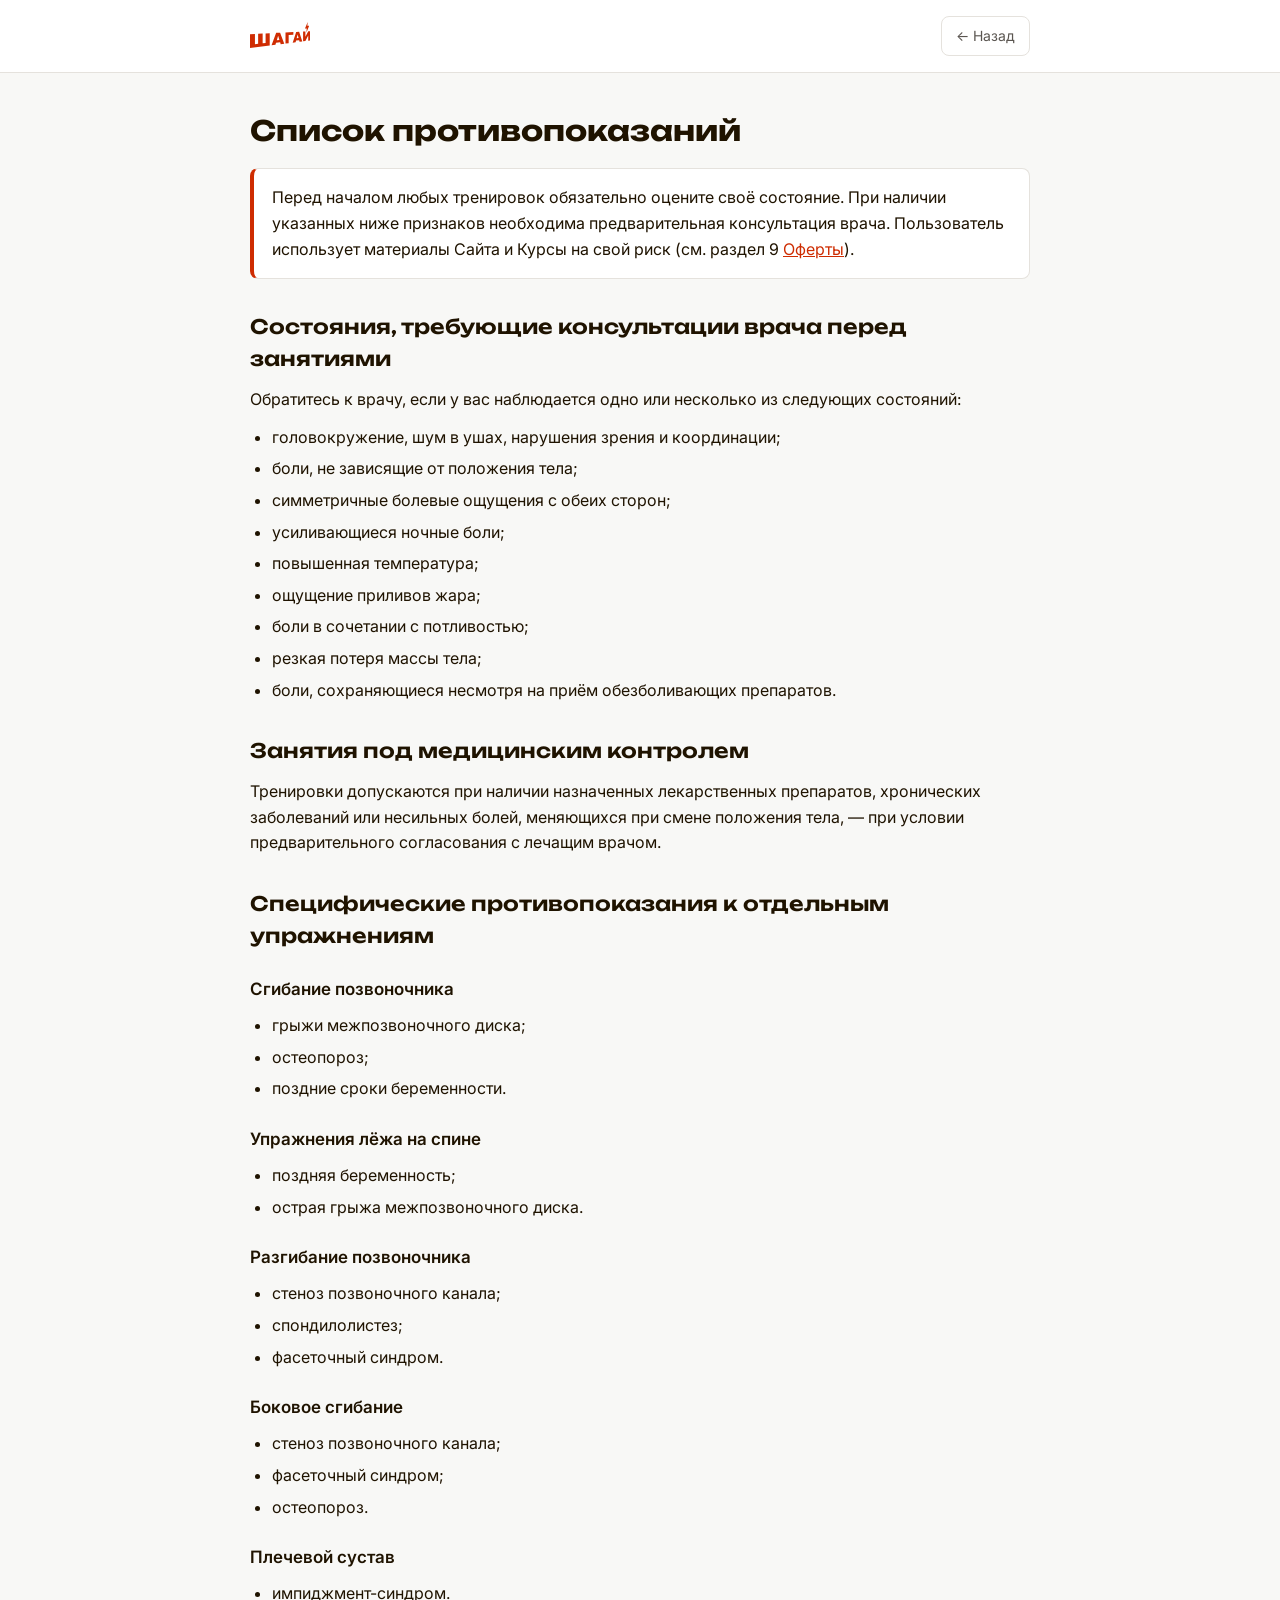
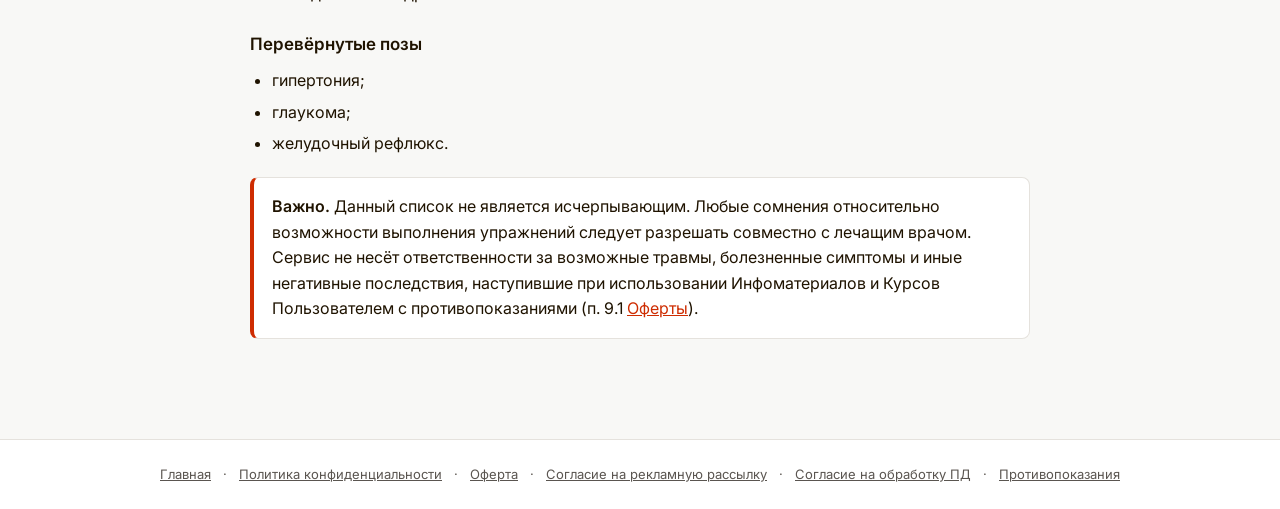
<file: safe.html>
<!DOCTYPE html>
<html lang="ru">
<head>
  <meta charset="UTF-8">
  <meta name="viewport" content="width=device-width, initial-scale=1.0">
  <meta name="theme-color" content="#ffffff">
  <title>Список противопоказаний | ШАГАЙ ДОМА</title>
  <meta name="description" content="Список противопоказаний к занятиям по программам клуба ШАГАЙ ДОМА.">
  <meta name="robots" content="noindex,follow">
  <link rel="icon" type="image/svg+xml" href="./favicon.svg">

  <script type="text/javascript">
      (function(m,e,t,r,i,k,a){m[i]=m[i]||function(){(m[i].a=m[i].a||[]).push(arguments)};m[i].l=1*new Date();for (var j = 0; j < document.scripts.length; j++) {if (document.scripts[j].src === r) { return; }}k=e.createElement(t),a=e.getElementsByTagName(t)[0],k.async=1,k.src=r,a.parentNode.insertBefore(k,a)})(window, document,'script','https://mc.yandex.ru/metrika/tag.js?id=108598378', 'ym');
      ym(108598378, 'init', {ssr:true, webvisor:true, clickmap:true, ecommerce:"dataLayer", accurateTrackBounce:true, trackLinks:true});
  </script>
  <noscript><div><img src="https://mc.yandex.ru/watch/108598378" style="position:absolute; left:-9999px;" alt="" /></div></noscript>

  <link rel="preconnect" href="https://fonts.googleapis.com">
  <link rel="preconnect" href="https://fonts.gstatic.com" crossorigin>
  <link href="https://fonts.googleapis.com/css2?family=Unbounded:wght@600;700&family=Inter:wght@400;500;600;700&display=swap" rel="stylesheet">
  <link rel="stylesheet" href="./legal.css">
</head>
<body>

<header class="legal-header">
  <div class="legal-header__inner">
    <a href="./plan.html" class="legal-header__logo" aria-label="Шагай Дома">
      <svg xmlns="http://www.w3.org/2000/svg" viewBox="0 0 106.01 49.13" fill="none"><path d="M27.36 36.85l-5.17.56V20.22l-7.92.38v17.66l-5.59.6V20.87L0 21.28v24.53l34.6-4.4V19.62l-7.24.35zM45.94 19.08L37.8 41.01l6.87-.87 1.03-3.58 7.18-.82.99 3.23 6.24-.79-7.28-19.43zm1.16 12.82l2.26-7.63 2.24 7.2zM76.12 17.63L62.29 18.29v19.6l5.57-.71V22.73l8.25-.56zM87 34.76l4.75-.6L86.22 17.15l-5.21.25-6.1 18.9 5.14-.65.77-3.09 5.42-.62zm-5.12-6.23l1.7-6.61 1.69 6.28zM102.2 23.79v9.03l3.72-.47V16.2l-3.69.18-5.01 9.56V16.62l-4.05.19v17.16l4.05-.52zM99.07 18.22l4.75-11.47-3.16.01L101.32 0l-4.84 11.33 3.1-.08z" fill="#CF2C02"/></svg>
    </a>
    <a href="./plan.html" class="legal-header__back">← Назад</a>
  </div>
</header>

<main class="legal">
  <h1>Список противопоказаний</h1>

  <div class="callout">
    <p>Перед началом любых тренировок обязательно оцените своё состояние. При наличии указанных ниже признаков необходима предварительная консультация врача. Пользователь использует материалы Сайта и Курсы на свой риск (см. раздел 9 <a href="./offer.html">Оферты</a>).</p>
  </div>

  <h2>Состояния, требующие консультации врача перед занятиями</h2>
  <p>Обратитесь к врачу, если у вас наблюдается одно или несколько из следующих состояний:</p>
  <ul>
    <li>головокружение, шум в ушах, нарушения зрения и координации;</li>
    <li>боли, не зависящие от положения тела;</li>
    <li>симметричные болевые ощущения с обеих сторон;</li>
    <li>усиливающиеся ночные боли;</li>
    <li>повышенная температура;</li>
    <li>ощущение приливов жара;</li>
    <li>боли в сочетании с потливостью;</li>
    <li>резкая потеря массы тела;</li>
    <li>боли, сохраняющиеся несмотря на приём обезболивающих препаратов.</li>
  </ul>

  <h2>Занятия под медицинским контролем</h2>
  <p>Тренировки допускаются при наличии назначенных лекарственных препаратов, хронических заболеваний или несильных болей, меняющихся при смене положения тела, — при условии предварительного согласования с лечащим врачом.</p>

  <h2>Специфические противопоказания к отдельным упражнениям</h2>

  <h3>Сгибание позвоночника</h3>
  <ul>
    <li>грыжи межпозвоночного диска;</li>
    <li>остеопороз;</li>
    <li>поздние сроки беременности.</li>
  </ul>

  <h3>Упражнения лёжа на спине</h3>
  <ul>
    <li>поздняя беременность;</li>
    <li>острая грыжа межпозвоночного диска.</li>
  </ul>

  <h3>Разгибание позвоночника</h3>
  <ul>
    <li>стеноз позвоночного канала;</li>
    <li>спондилолистез;</li>
    <li>фасеточный синдром.</li>
  </ul>

  <h3>Боковое сгибание</h3>
  <ul>
    <li>стеноз позвоночного канала;</li>
    <li>фасеточный синдром;</li>
    <li>остеопороз.</li>
  </ul>

  <h3>Плечевой сустав</h3>
  <ul>
    <li>импиджмент-синдром.</li>
  </ul>

  <h3>Перевёрнутые позы</h3>
  <ul>
    <li>гипертония;</li>
    <li>глаукома;</li>
    <li>желудочный рефлюкс.</li>
  </ul>

  <div class="callout">
    <p><strong>Важно.</strong> Данный список не является исчерпывающим. Любые сомнения относительно возможности выполнения упражнений следует разрешать совместно с лечащим врачом. Сервис не несёт ответственности за возможные травмы, болезненные симптомы и иные негативные последствия, наступившие при использовании Инфоматериалов и Курсов Пользователем с противопоказаниями (п. 9.1 <a href="./offer.html">Оферты</a>).</p>
  </div>
</main>

<footer class="legal-footer">
  <a href="./plan.html">Главная</a> ·
  <a href="./privacy.html">Политика конфиденциальности</a> ·
  <a href="./offer.html">Оферта</a> ·
  <a href="./ad.html">Согласие на рекламную рассылку</a> ·
  <a href="./approval.html">Согласие на обработку ПД</a> ·
  <a href="./safe.html">Противопоказания</a>
</footer>

</body>
</html>
</file>
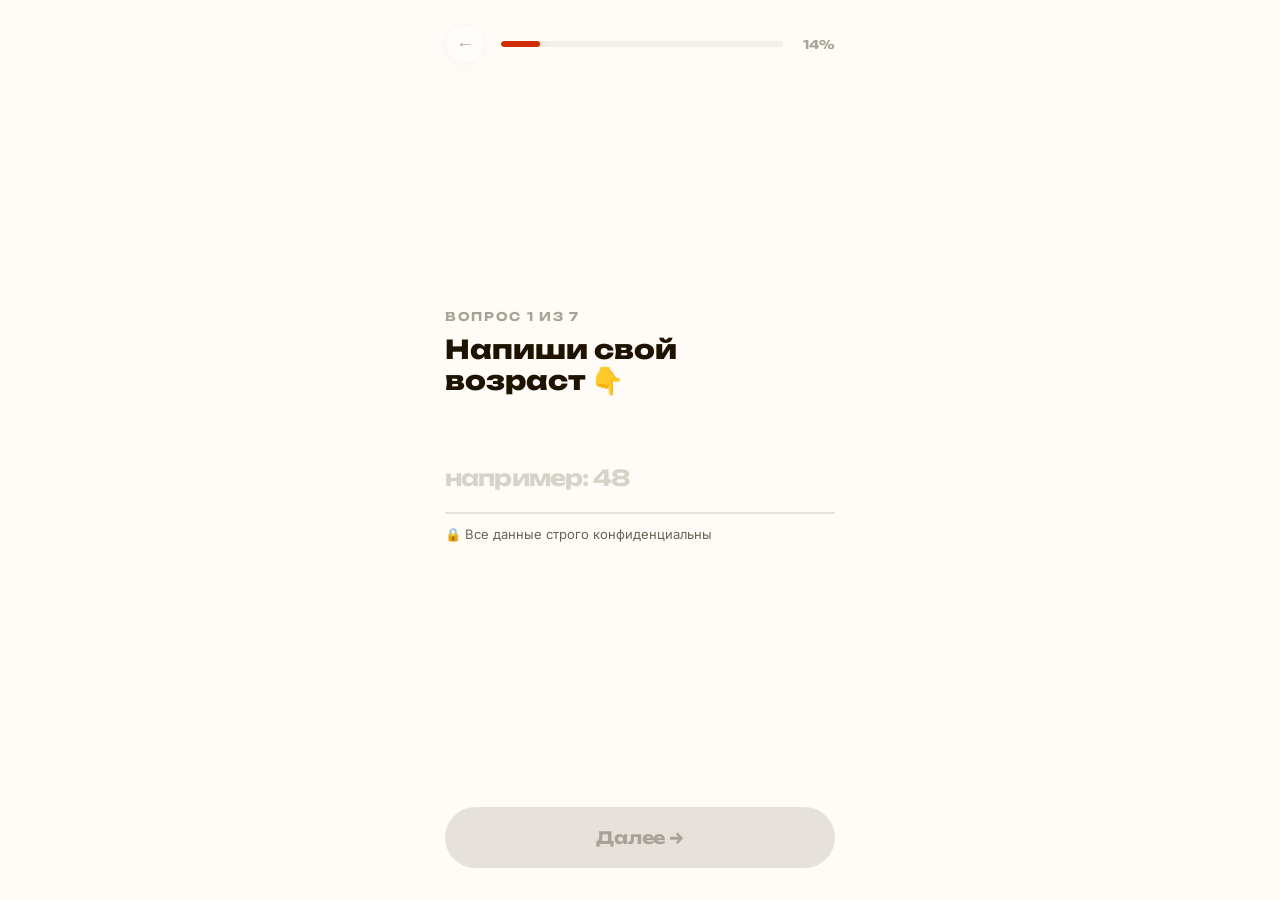
<file: max/quiz.html>
<!DOCTYPE html>
<html lang="ru">
<head>
  <meta charset="UTF-8">
  <!-- Pixel-fallback для гарантированного pageview-хита в TG/VK/MAX WebView -->
  <link rel="preconnect" href="https://mc.yandex.ru">
  <script>new Image().src = 'https://mc.yandex.ru/watch/108598378?rn=' + Date.now();</script>

  <meta name="viewport" content="width=device-width, initial-scale=1.0, viewport-fit=cover">
  <meta name="theme-color" content="#fffcf7">
  <meta http-equiv="Cache-Control" content="no-cache, no-store, must-revalidate">
  <meta http-equiv="Pragma" content="no-cache">
  <title>Квиз похудения | ШАГАЙ ДОМА</title>
  <meta name="description" content="Ответь на 7 коротких вопросов и получи персональную программу похудения.">
  <meta name="robots" content="noindex,follow">

  <link rel="icon" type="image/svg+xml" href="../favicon.svg">
  <link rel="apple-touch-icon" href="../favicon.svg">

  <!-- Yandex.Metrika -->
  <script type="text/javascript">
    (function(m,e,t,r,i,k,a){m[i]=m[i]||function(){(m[i].a=m[i].a||[]).push(arguments)};m[i].l=1*new Date();for (var j=0;j<document.scripts.length;j++){if (document.scripts[j].src===r){return;}}k=e.createElement(t),a=e.getElementsByTagName(t)[0],k.async=1,k.src=r,a.parentNode.insertBefore(k,a)})(window,document,'script','https://mc.yandex.ru/metrika/tag.js?id=108598378','ym');
    ym(108598378,'init',{ssr:true,webvisor:true,clickmap:true,ecommerce:"dataLayer",accurateTrackBounce:true,trackLinks:true});

    // ── Парные цели (источник × мессенджер) ── см. /index.html
    window.__msgPlatform = 'max';
    (function () {
      // Декодер base64-payload из startapp (формат go.html: u<base64>).
      // Возвращает {utm_source, utm_campaign, erid, source_key} или null если не u-формат.
      window.__decodeStartappUtm = function (sp) {
        if (!sp || sp.charAt(0) !== 'u' || sp.length < 4) return null;
        try {
          var b64 = sp.slice(1).replace(/-/g, '+').replace(/_/g, '/');
          while (b64.length % 4) b64 += '=';
          var decoded = atob(b64);
          var parts = decoded.split('&');
          var out = {};
          parts.forEach(function (kv) {
            var ix = kv.indexOf('=');
            if (ix > 0) {
              var k = kv.slice(0, ix);
              var v = decodeURIComponent(kv.slice(ix + 1));
              if (k === 'f') {
                out.source_key = (v === 's') ? 'seed' : 'yad';
                out.utm_source = (v === 's') ? 'tg_seed' : 'yandex';
              } else if (k === 'c') {
                out.utm_campaign = v;
              } else if (k === 'e') {
                out.erid = v;
              }
            }
          });
          return out.source_key ? out : null;
        } catch (e) { return null; }
      };

      var BL = /^(retake|reset|test|debug|dev)$/i;
      function srcKey(){
        var src='', sp='';
        try { src = (new URLSearchParams(location.search).get('utm_source') || '').toLowerCase(); } catch(e){}
        try { sp  = ((window.Telegram&&Telegram.WebApp&&Telegram.WebApp.initDataUnsafe&&Telegram.WebApp.initDataUnsafe.start_param) || '').toLowerCase(); } catch(e){}
        if (!sp) { try { sp = ((window.max&&max.initDataUnsafe&&max.initDataUnsafe.start_param) || '').toLowerCase(); } catch(e){} }
        if (!sp && window.__vkParams) sp = String(window.__vkParams.startapp || window.__vkParams.start_param || '').toLowerCase();
        // Если startapp в формате u<base64> — декодируем
        var dec = window.__decodeStartappUtm(sp);
        if (dec && dec.source_key) return dec.source_key;
        if (src === 'yandex' || sp.indexOf('yad') === 0) return 'yad';
        if (src === 'vk_ads' || src === 'vk_target' || src === 'vk_targ' || /^cpc_vk|^cpm_vk/.test(src)) return 'targ';
        if (sp && !BL.test(sp) && sp.indexOf('yad') !== 0) return 'seed';
        if (src.indexOf('seed') === 0) return 'seed';
        return null;
      }
      function msgKey(){
        try {
          var med = (new URLSearchParams(location.search).get('utm_medium') || '').toLowerCase();
          if (med === 'vk_miniapp')  return 'vk';
          if (med === 'max_miniapp') return 'max';
          if (med === 'tg_miniapp')  return 'tg';
        } catch(e){}
        if (window.__msgPlatform) return window.__msgPlatform;
        if (window.__vkParams || (window.vkBridge && window.vkBridge.send)) return 'vk';
        if (window.max && window.max.initDataUnsafe) return 'max';
        if (window.Telegram && window.Telegram.WebApp) return 'tg';
        return null;
      }
      window.__pairGoal = function (event, params) {
        try {
          if (typeof ym !== 'function') return;
          var s = srcKey(), m = msgKey();
          if (!s || !m) return;
          ym(108598378, 'reachGoal', s + '_' + m + '_' + event, params || {});
        } catch(e){}
      };
    })();
  </script>
  <noscript><div><img src="https://mc.yandex.ru/watch/108598378" style="position:absolute;left:-9999px;" alt=""/></div></noscript>

  <link rel="preconnect" href="https://fonts.googleapis.com">
  <link rel="preconnect" href="https://fonts.gstatic.com" crossorigin>
  <link href="https://fonts.googleapis.com/css2?family=Unbounded:wght@400;700;800;900&family=Inter:wght@400;500;600;700&display=swap" rel="stylesheet">

  <style>
    *, *::before, *::after { margin: 0; padding: 0; box-sizing: border-box; }

    :root {
      --red: #ce2c01;
      --red-hover: #b52700;
      --orange: #ffb600;
      --dark: #1f1300;
      --cream: #fffcf7;
      --gray-100: #f3f0ea;
      --gray-200: #e6e2db;
      --gray-400: #a8a396;
      --text-soft: #6b6456;
    }

    html, body {
      font-family: 'Inter', -apple-system, BlinkMacSystemFont, 'Segoe UI', sans-serif;
      -webkit-font-smoothing: antialiased;
      background: var(--cream);
      color: var(--dark);
      min-height: 100svh;
      overflow-x: hidden;
    }
    .font-head { font-family: 'Unbounded', sans-serif; letter-spacing: -0.02em; }

    .shell {
      min-height: 100svh;
      max-width: 430px;
      margin: 0 auto;
      display: flex;
      flex-direction: column;
      padding: 16px 20px 24px;
    }

    .top-nav {
      display: flex;
      align-items: center;
      gap: 16px;
      padding-top: 8px;
      margin-bottom: 32px;
    }
    .back-btn {
      flex-shrink: 0;
      width: 40px;
      height: 40px;
      display: flex;
      align-items: center;
      justify-content: center;
      border: 1px solid var(--gray-100);
      background: #fff;
      color: var(--dark);
      border-radius: 50%;
      box-shadow: 0 2px 8px rgba(0,0,0,.04);
      cursor: pointer;
      transition: opacity .15s ease, transform .15s ease;
      font-size: 18px;
      line-height: 1;
    }
    .back-btn:disabled { opacity: 0.35; cursor: not-allowed; }
    .back-btn:not(:disabled):active { transform: scale(0.95); }

    .progress-wrap {
      flex: 1;
      height: 6px;
      background: var(--gray-100);
      border-radius: 999px;
      overflow: hidden;
    }
    .progress-bar {
      height: 100%;
      background: var(--red);
      border-radius: 999px;
      transition: width .5s cubic-bezier(.4,.0,.2,1);
      box-shadow: 0 0 12px rgba(206,44,1,.35);
    }
    .progress-pct {
      flex-shrink: 0;
      font-family: 'Unbounded', sans-serif;
      font-weight: 700;
      font-size: 12px;
      color: var(--gray-400);
      min-width: 36px;
      text-align: right;
    }

    .steps { flex: 1; display: flex; flex-direction: column; }
    .step { display: none; flex: 1; flex-direction: column; }
    .step.active { display: flex; animation: stepIn .35s cubic-bezier(.25,.1,.25,1); }
    @keyframes stepIn {
      from { opacity: 0; transform: translateY(8px); }
      to   { opacity: 1; transform: translateY(0); }
    }

    .step__inner { flex: 1; display: flex; flex-direction: column; justify-content: center; }

    .step__label {
      font-family: 'Unbounded', sans-serif;
      font-size: 12px;
      font-weight: 700;
      color: var(--gray-400);
      text-transform: uppercase;
      letter-spacing: 0.14em;
      margin-bottom: 10px;
    }

    .step__title {
      font-family: 'Unbounded', sans-serif;
      font-weight: 800;
      font-size: 26px;
      line-height: 1.2;
      color: var(--dark);
      text-wrap: balance;
      margin-bottom: 32px;
    }

    .num-input {
      width: 100%;
      padding: 16px 0;
      background: transparent;
      border: none;
      border-bottom: 2px solid var(--gray-200);
      font-family: 'Unbounded', sans-serif;
      font-weight: 800;
      font-size: 42px;
      color: var(--red);
      outline: none;
      text-align: left;
      transition: border-color .2s ease;
      letter-spacing: -0.02em;
      -moz-appearance: textfield;
    }
    .num-input::-webkit-outer-spin-button,
    .num-input::-webkit-inner-spin-button {
      -webkit-appearance: none;
      margin: 0;
    }
    .num-input::placeholder { color: #d8d3c8; font-weight: 700; font-size: 22px; }
    .num-input:focus { border-bottom-color: var(--orange); }

    .num-hint { margin-top: 12px; font-size: 13px; color: var(--text-soft); }
    .num-error {
      margin-top: 12px;
      font-size: 13px;
      color: var(--red);
      font-weight: 600;
      min-height: 16px;
      opacity: 0;
      transition: opacity .2s ease;
    }
    .num-error.show { opacity: 1; }

    .options { display: flex; flex-direction: column; gap: 12px; }
    .option {
      display: flex;
      align-items: center;
      gap: 16px;
      width: 100%;
      padding: 20px 22px;
      background: #fff;
      border: 2px solid transparent;
      border-radius: 24px;
      box-shadow: 0 2px 8px rgba(0,0,0,.04);
      text-align: left;
      cursor: pointer;
      transition: border-color .15s ease, box-shadow .2s ease, transform .1s ease;
      font-family: 'Inter', sans-serif;
    }
    .option:hover { border-color: rgba(255,182,0,.4); }
    .option:active { transform: scale(.98); }
    .option.selected {
      border-color: var(--red);
      box-shadow: 0 8px 24px rgba(206,44,1,.15);
    }
    .option__emoji { font-size: 28px; line-height: 1; flex-shrink: 0; transition: transform .2s ease; }
    .option:hover .option__emoji { transform: scale(1.1); }
    .option__text { font-size: 16px; font-weight: 600; color: var(--dark); line-height: 1.3; }

    .cta-wrap { padding-top: 24px; padding-bottom: 8px; }
    .btn-primary {
      display: flex;
      width: 100%;
      align-items: center;
      justify-content: center;
      gap: 10px;
      background: var(--red);
      color: #fff;
      font-family: 'Unbounded', sans-serif;
      font-weight: 700;
      font-size: 17px;
      letter-spacing: -0.01em;
      padding: 20px 18px;
      border: none;
      border-radius: 999px;
      cursor: pointer;
      box-shadow: 0 10px 32px rgba(206,44,1,.28);
      transition: background .2s ease, transform .1s ease, opacity .2s ease;
    }
    .btn-primary:hover { background: var(--red-hover); }
    .btn-primary:active { transform: scale(.98); }
    .btn-primary:disabled {
      background: var(--gray-200);
      color: var(--gray-400);
      box-shadow: none;
      cursor: not-allowed;
    }

    .hint { margin-top: 16px; text-align: center; font-size: 13px; color: var(--gray-400); line-height: 1.45; }

    @media (max-width: 360px) {
      .step__title { font-size: 22px; }
      .num-input { font-size: 34px; }
      .option { padding: 16px 18px; }
      .option__emoji { font-size: 24px; }
      .option__text { font-size: 15px; }
    }

    /* ─── Loading screen (вместо preframe) ─── */
    .loader {
      position: fixed;
      inset: 0;
      background: var(--cream);
      z-index: 1000;
      display: flex;
      flex-direction: column;
      justify-content: center;
      align-items: center;
      padding: 24px 24px 48px;
      opacity: 0;
      visibility: hidden;
      transition: opacity .35s ease, visibility .35s ease;
    }
    .loader.show { opacity: 1; visibility: visible; }
    .loader__inner {
      max-width: 380px;
      width: 100%;
      text-align: center;
    }
    .loader__circle {
      width: 80px;
      height: 80px;
      border-radius: 50%;
      border: 4px solid var(--gray-100);
      border-top-color: var(--red);
      margin: 0 auto 28px;
      animation: spin 1s linear infinite;
    }
    @keyframes spin { to { transform: rotate(360deg); } }

    .loader__title {
      font-family: 'Unbounded', sans-serif;
      font-weight: 800;
      font-size: 22px;
      line-height: 1.25;
      letter-spacing: -0.02em;
      color: var(--dark);
      margin-bottom: 24px;
      text-wrap: balance;
    }
    .loader__title .accent { color: var(--red); }

    .loader__steps {
      display: flex;
      flex-direction: column;
      gap: 12px;
      text-align: left;
      margin: 0 auto;
      max-width: 280px;
    }
    .loader__step {
      display: flex;
      align-items: center;
      gap: 12px;
      font-size: 14px;
      color: var(--gray-400);
      transition: color .25s ease, opacity .25s ease;
      opacity: .55;
    }
    .loader__step.is-active { color: var(--dark); opacity: 1; font-weight: 600; }
    .loader__step.is-done { color: var(--text-soft); opacity: 1; }
    .loader__step__icon {
      flex-shrink: 0;
      width: 22px;
      height: 22px;
      border-radius: 50%;
      background: var(--gray-100);
      display: inline-flex;
      align-items: center;
      justify-content: center;
      font-size: 12px;
      color: transparent;
      transition: background .25s ease, color .25s ease;
    }
    .loader__step.is-active .loader__step__icon {
      background: var(--orange);
      color: transparent;
      animation: pulse 1s ease-in-out infinite;
    }
    .loader__step.is-done .loader__step__icon {
      background: var(--red);
      color: #fff;
    }
    .loader__step.is-done .loader__step__icon::before {
      content: '✓';
      font-size: 12px;
      font-weight: 700;
    }
    @keyframes pulse {
      0%, 100% { transform: scale(1); }
      50% { transform: scale(1.15); }
    }

    @media (max-width: 360px) {
      .loader__title { font-size: 19px; }
      .loader__circle { width: 64px; height: 64px; }
    }
  </style>
</head>
<body>
  <main class="shell">
    <nav class="top-nav">
      <button type="button" class="back-btn" id="backBtn" aria-label="Назад" disabled>←</button>
      <div class="progress-wrap">
        <div class="progress-bar" id="progressBar" style="width: 14%"></div>
      </div>
      <span class="progress-pct" id="progressPct">14%</span>
    </nav>

    <div class="steps" id="steps">
      <!-- Q1: Age -->
      <section class="step active" data-step="1" data-type="number" data-key="age" data-min="16" data-max="90">
        <div class="step__inner">
          <p class="step__label">Вопрос 1 из 7</p>
          <h1 class="step__title">Напиши свой возраст 👇</h1>
          <input class="num-input" type="number" inputmode="numeric" pattern="[0-9]*" placeholder="например: 48" data-input autocomplete="off">
          <p class="num-hint">🔒 Все данные строго конфиденциальны</p>
          <p class="num-error" data-error></p>
        </div>
        <div class="cta-wrap">
          <button type="button" class="btn-primary" data-next disabled>Далее →</button>
        </div>
      </section>

      <!-- Q2: Height -->
      <section class="step" data-step="2" data-type="number" data-key="height" data-min="130" data-max="220">
        <div class="step__inner">
          <p class="step__label">Вопрос 2 из 7</p>
          <h1 class="step__title">Укажи свой рост в&nbsp;сантиметрах 👇</h1>
          <input class="num-input" type="number" inputmode="numeric" pattern="[0-9]*" placeholder="например: 163" data-input autocomplete="off">
          <p class="num-hint">🔒 Все данные строго конфиденциальны</p>
          <p class="num-error" data-error></p>
        </div>
        <div class="cta-wrap">
          <button type="button" class="btn-primary" data-next disabled>Далее →</button>
        </div>
      </section>

      <!-- Q3: Weight -->
      <section class="step" data-step="3" data-type="number" data-key="weight" data-min="35" data-max="250">
        <div class="step__inner">
          <p class="step__label">Вопрос 3 из 7</p>
          <h1 class="step__title">Укажи свой текущий вес в&nbsp;килограммах 👇</h1>
          <input class="num-input" type="number" inputmode="numeric" pattern="[0-9]*" placeholder="например: 84" data-input autocomplete="off">
          <p class="num-hint">🔒 Все данные строго конфиденциальны</p>
          <p class="num-error" data-error></p>
        </div>
        <div class="cta-wrap">
          <button type="button" class="btn-primary" data-next disabled>Далее →</button>
        </div>
      </section>

      <!-- Q4: Goal -->
      <section class="step" data-step="4" data-type="choice" data-key="goal">
        <div class="step__inner">
          <p class="step__label">Вопрос 4 из 7</p>
          <h1 class="step__title">Что для тебя сейчас важнее всего?</h1>
          <div class="options">
            <button type="button" class="option" data-option data-value="влезть в одежду">
              <span class="option__emoji">👗</span>
              <span class="option__text">Хочу влезть в любимую одежду</span>
            </button>
            <button type="button" class="option" data-option data-value="полюбить себя">
              <span class="option__emoji">🪞</span>
              <span class="option__text">Хочу нравиться себе в зеркале</span>
            </button>
            <button type="button" class="option" data-option data-value="больше энергии">
              <span class="option__emoji">⚡</span>
              <span class="option__text">Хочу энергию и лёгкость</span>
            </button>
            <button type="button" class="option" data-option data-value="укрепить здоровье">
              <span class="option__emoji">💚</span>
              <span class="option__text">Хочу улучшить здоровье</span>
            </button>
          </div>
          <p class="hint">Твой выбор поможет нам составить идеальный план ✨</p>
        </div>
      </section>

      <!-- Q5: Tries -->
      <section class="step" data-step="5" data-type="choice" data-key="tries">
        <div class="step__inner">
          <p class="step__label">Вопрос 5 из 7</p>
          <h1 class="step__title">Сколько раз ты пробовала похудеть?</h1>
          <div class="options">
            <button type="button" class="option" data-option data-value="first">
              <span class="option__emoji">🙋‍♀️</span>
              <span class="option__text">Это будет первый раз</span>
            </button>
            <button type="button" class="option" data-option data-value="2-5">
              <span class="option__emoji">🔄</span>
              <span class="option__text">2–5 раз</span>
            </button>
            <button type="button" class="option" data-option data-value="lost">
              <span class="option__emoji">♾️</span>
              <span class="option__text">Сбилась со счёта</span>
            </button>
          </div>
        </div>
      </section>

      <!-- Q6: Lifestyle -->
      <section class="step" data-step="6" data-type="choice" data-key="lifestyle">
        <div class="step__inner">
          <p class="step__label">Вопрос 6 из 7</p>
          <h1 class="step__title">Как проходит твой обычный день?</h1>
          <div class="options">
            <button type="button" class="option" data-option data-value="sedentary">
              <span class="option__emoji">💻</span>
              <span class="option__text">Сижу целый день (офис / дом)</span>
            </button>
            <button type="button" class="option" data-option data-value="light">
              <span class="option__emoji">🚶‍♀️</span>
              <span class="option__text">Двигаюсь, но мало</span>
            </button>
            <button type="button" class="option" data-option data-value="home">
              <span class="option__emoji">🛋️</span>
              <span class="option__text">В основном дом и дети</span>
            </button>
          </div>
        </div>
      </section>

      <!-- Q7: Readiness -->
      <section class="step" data-step="7" data-type="choice" data-key="readiness" data-final>
        <div class="step__inner">
          <p class="step__label">Последний вопрос · 7 из 7</p>
          <h1 class="step__title">Если бы существовал способ похудеть за&nbsp;15 минут в&nbsp;день, дома, без диет — ты&nbsp;бы попробовала?</h1>
          <div class="options">
            <button type="button" class="option" data-option data-value="yes">
              <span class="option__emoji">🔥</span>
              <span class="option__text">Конечно!</span>
            </button>
            <button type="button" class="option" data-option data-value="doubt">
              <span class="option__emoji">🤔</span>
              <span class="option__text">Звучит нереально</span>
            </button>
            <button type="button" class="option" data-option data-value="nope">
              <span class="option__emoji">😅</span>
              <span class="option__text">Уже ни во что не верю</span>
            </button>
          </div>
        </div>
      </section>
    </div>
  </main>

  <!-- Loader: показывается после 7-го вопроса -->
  <div class="loader" id="loader" aria-hidden="true">
    <div class="loader__inner">
      <div class="loader__circle" aria-hidden="true"></div>
      <h2 class="loader__title">Готовим твой <span class="accent">персональный план</span></h2>
      <ul class="loader__steps" id="loaderSteps">
        <li class="loader__step is-active" data-l-step="1">
          <span class="loader__step__icon" aria-hidden="true"></span>
          <span>Анализируем твои ответы</span>
        </li>
        <li class="loader__step" data-l-step="2">
          <span class="loader__step__icon" aria-hidden="true"></span>
          <span>Подбираем программу тренировок</span>
        </li>
        <li class="loader__step" data-l-step="3">
          <span class="loader__step__icon" aria-hidden="true"></span>
          <span>Считаем калории и питание</span>
        </li>
        <li class="loader__step" data-l-step="4">
          <span class="loader__step__icon" aria-hidden="true"></span>
          <span>Открываем доступ к плану</span>
        </li>
      </ul>
    </div>
  </div>

  <script>
    // MAX Mini App: early init
    var max = window.WebApp || null;
    if (max) {
      try {
        if (typeof max.ready === 'function') max.ready();
        if (typeof max.expand === 'function') max.expand();
        if (typeof max.setHeaderColor === 'function') max.setHeaderColor('#fffcf7');
        if (typeof max.setBackgroundColor === 'function') max.setBackgroundColor('#fffcf7');
      } catch (e) {}
    }

    // Возвращенцы — сразу на plan.html
    (function () {
      try {
        var incoming = new URLSearchParams(window.location.search);
        var startParam = max && max.initDataUnsafe && max.initDataUnsafe.start_param;

        if (incoming.get('retake') === '1' || startParam === 'retake' || startParam === 'reset') {
          try {
            localStorage.removeItem('shagay_quiz_v1');
            Object.keys(localStorage).forEach(function (k) {
              if (k.indexOf('shagay_quiz_v1_') === 0) localStorage.removeItem(k);
            });
          } catch (_) {}
          return;
        }

        var maxId = (max && max.initDataUnsafe && max.initDataUnsafe.user && max.initDataUnsafe.user.id) || '';
        var saved = null;
        if (maxId) {
          var a = localStorage.getItem('shagay_quiz_v1_' + maxId);
          if (a) saved = JSON.parse(a);
        }
        if (!saved) {
          var b = localStorage.getItem('shagay_quiz_v1');
          if (b) saved = JSON.parse(b);
        }
        if (!saved || saved.age == null) return;

        var params = new URLSearchParams();
        ['age','height','weight','goal','tries','lifestyle','readiness'].forEach(function (k) {
          if (saved[k] != null) params.set(k, saved[k]);
        });
        if (max && max.initDataUnsafe && max.initDataUnsafe.user) {
          var u = max.initDataUnsafe.user;
          if (u.id) params.set('max_id', u.id);
          if (u.first_name) params.set('name', u.first_name);
        }
        if (!incoming.has('utm_medium')) params.set('utm_medium', 'max_miniapp');
        incoming.forEach(function (val, key) {
          if (!params.has(key)) params.set(key, val);
        });
        if (!params.has('sb_id')) params.set('sb_id', 'max');
        params.set('returning', '1');
        params.set('platform', 'max');

        try { if (typeof ym === 'function') ym(108598378, 'reachGoal', 'max_returning_user'); } catch (e) {}

        window.location.replace('../plan.html?' + params.toString());
      } catch (e) {}
    })();

    (function () {
      var state = {
        currentStep: 1,
        totalSteps: 7,
        answers: {}
      };

      var stepsEl = document.getElementById('steps');
      var steps = stepsEl.querySelectorAll('.step');
      var progressBar = document.getElementById('progressBar');
      var progressPct = document.getElementById('progressPct');
      var backBtn = document.getElementById('backBtn');

      function getStepEl(n) { return stepsEl.querySelector('[data-step="' + n + '"]'); }
      function setProgress(n) {
        var pct = Math.round((n / state.totalSteps) * 100);
        progressBar.style.width = pct + '%';
        progressPct.textContent = pct + '%';
      }

      function show(n) {
        steps.forEach(function (s) { s.classList.remove('active'); });
        var el = getStepEl(n);
        if (!el) return;
        el.classList.add('active');
        state.currentStep = n;
        setProgress(n);
        backBtn.disabled = n === 1;
        var inp = el.querySelector('input.num-input');
        if (inp) { setTimeout(function () { inp.focus({ preventScroll: true }); }, 220); }
        window.scrollTo({ top: 0, behavior: 'instant' });
      }

      function validateNumber(input, min, max) {
        var v = parseInt(input.value, 10);
        if (isNaN(v)) return { ok: false, msg: 'Введи число' };
        if (v < min) return { ok: false, msg: 'Минимум ' + min };
        if (v > max) return { ok: false, msg: 'Максимум ' + max };
        return { ok: true, value: v };
      }

      function goNext() {
        var el = getStepEl(state.currentStep);
        var type = el.dataset.type;
        var key = el.dataset.key;

        if (type === 'number') {
          var input = el.querySelector('[data-input]');
          var err = el.querySelector('[data-error]');
          var res = validateNumber(input, parseInt(el.dataset.min, 10), parseInt(el.dataset.max, 10));
          if (!res.ok) { err.textContent = res.msg; err.classList.add('show'); return; }
          err.classList.remove('show');
          state.answers[key] = res.value;
        }

        if (el.hasAttribute('data-final')) { submit(); return; }
        show(state.currentStep + 1);
      }

      function goBack() {
        if (state.currentStep === 1) return;
        show(state.currentStep - 1);
      }

      function buildPlanUrl() {
        var incoming = new URLSearchParams(window.location.search);
        var params = new URLSearchParams();

        params.set('age', state.answers.age);
        params.set('height', state.answers.height);
        params.set('weight', state.answers.weight);
        params.set('goal', state.answers.goal);
        params.set('tries', state.answers.tries);
        params.set('lifestyle', state.answers.lifestyle);
        params.set('readiness', state.answers.readiness);

        if (!incoming.has('sb_id')) params.set('sb_id', 'max');
        if (!incoming.has('utm_source')) params.set('utm_source', 'max_quiz');
        if (!incoming.has('utm_medium')) params.set('utm_medium', 'max_miniapp');

        try {
          if (max && max.initDataUnsafe && max.initDataUnsafe.user && max.initDataUnsafe.user.id) {
            params.set('max_id', max.initDataUnsafe.user.id);
            if (max.initDataUnsafe.user.first_name) {
              params.set('name', max.initDataUnsafe.user.first_name);
            }
          }
        } catch (e) {}

        incoming.forEach(function (val, key) {
          if (!params.has(key)) params.set(key, val);
        });
        params.set('platform', 'max');

        return '../plan.html?' + params.toString();
      }

      function saveAnswersLocal() {
        try {
          var maxId = (max && max.initDataUnsafe && max.initDataUnsafe.user && max.initDataUnsafe.user.id) || '';
          var key = 'shagay_quiz_v1' + (maxId ? ('_' + maxId) : '');
          var toSave = {};
          ['age','height','weight','goal','tries','lifestyle','readiness'].forEach(function (k) {
            if (state.answers[k] != null) toSave[k] = state.answers[k];
          });
          toSave.completed_at = Date.now();
          localStorage.setItem(key, JSON.stringify(toSave));
          if (maxId) localStorage.setItem('shagay_quiz_v1', JSON.stringify(toSave));
        } catch (e) {}
      }

      // Loader: 4 этапа по ~700 мс + параллельный prefetch plan.html
      function runLoader(targetUrl) {
        var loader = document.getElementById('loader');
        if (!loader) { window.location.href = targetUrl; return; }

        loader.setAttribute('aria-hidden', 'false');
        loader.classList.add('show');

        try { if (typeof ym === 'function') ym(108598378, 'reachGoal', 'max_loader_shown'); } catch (e) {}

        // ─── Prefetch plan.html в фоне ───
        // Чтобы при редиректе HTML уже был в HTTP-кэше — нет белого экрана
        var planReady = false;
        try {
          var prefLink = document.createElement('link');
          prefLink.rel = 'prefetch';
          prefLink.href = targetUrl;
          prefLink.as = 'document';
          document.head.appendChild(prefLink);
        } catch (_) {}
        try {
          fetch(targetUrl, { credentials: 'same-origin', cache: 'force-cache' })
            .then(function () { planReady = true; })
            .catch(function () { planReady = true; }); // ошибка fetch — всё равно пускаем
        } catch (_) { planReady = true; }

        var stepEls = loader.querySelectorAll('.loader__step');
        var idx = 0;
        var interval = 700;
        var loaderDoneAt = null;
        var maxWaitMs = 6000; // hard timeout

        function activate(n) {
          stepEls.forEach(function (s, i) {
            s.classList.remove('is-active', 'is-done');
            if (i < n) s.classList.add('is-done');
            else if (i === n) s.classList.add('is-active');
          });
        }

        function tryRedirect() {
          if (planReady || (Date.now() - loaderDoneAt) >= maxWaitMs) {
            try { if (typeof ym === 'function') ym(108598378, 'reachGoal', 'max_loader_complete'); } catch (e) {}
            window.location.href = targetUrl;
          } else {
            setTimeout(tryRedirect, 150);
          }
        }

        var timer = setInterval(function () {
          idx++;
          if (idx >= stepEls.length) {
            clearInterval(timer);
            stepEls.forEach(function (s) { s.classList.remove('is-active'); s.classList.add('is-done'); });
            loaderDoneAt = Date.now();
            // Если plan.html ещё не догрузился — ждём (но не дольше maxWaitMs)
            setTimeout(tryRedirect, 400);
            return;
          }
          activate(idx);
        }, interval);
      }

      function submit() {
        try {
          if (typeof ym === 'function') {
            ym(108598378, 'reachGoal', 'max_quiz_complete', state.answers);
            if (window.__pairGoal) window.__pairGoal('quiz_complete', state.answers);
          }
        } catch (e) {}

        saveAnswersLocal();
        var url = buildPlanUrl();
        runLoader(url);
      }

      // Bind events
      steps.forEach(function (step) {
        var type = step.dataset.type;
        if (type === 'number') {
          var input = step.querySelector('[data-input]');
          var btn = step.querySelector('[data-next]');
          var err = step.querySelector('[data-error]');
          input.addEventListener('input', function () {
            err.classList.remove('show');
            btn.disabled = input.value.trim() === '';
          });
          input.addEventListener('keydown', function (e) {
            if (e.key === 'Enter') { e.preventDefault(); goNext(); }
          });
          btn.addEventListener('click', goNext);
        }
        if (type === 'choice') {
          var opts = step.querySelectorAll('[data-option]');
          opts.forEach(function (opt) {
            opt.addEventListener('click', function () {
              opts.forEach(function (o) { o.classList.remove('selected'); });
              opt.classList.add('selected');
              state.answers[step.dataset.key] = opt.dataset.value;
              setTimeout(goNext, 180);
            });
          });
        }
      });

      backBtn.addEventListener('click', goBack);
      setProgress(1);

      try {
        if (typeof ym === 'function') ym(108598378, 'reachGoal', 'max_quiz_start');
        if (window.__pairGoal) window.__pairGoal('quiz_start');
      } catch (e) {}
    })();
  </script>
</body>
</html>
</file>
<file: legal.css>
/* Legal pages shared styles */
*, *::before, *::after { margin: 0; padding: 0; box-sizing: border-box; }
:root { --red:#ce2c01; --dark:#1f1300; --muted:#5a5550; --bg:#f8f8f6; --border:#e5e2dd; }
html { -webkit-text-size-adjust: 100%; }
body {
  font-family: 'Inter', -apple-system, BlinkMacSystemFont, 'Segoe UI', sans-serif;
  color: var(--dark);
  background: var(--bg);
  line-height: 1.6;
  font-size: 16px;
  -webkit-font-smoothing: antialiased;
}
.legal-header {
  background: #fff;
  border-bottom: 1px solid var(--border);
  padding: 16px 0;
  position: sticky;
  top: 0;
  z-index: 10;
}
.legal-header__inner {
  max-width: 820px;
  margin: 0 auto;
  padding: 0 20px;
  display: flex;
  align-items: center;
  justify-content: space-between;
  gap: 16px;
}
.legal-header__logo svg { height: 28px; width: auto; display:block; }
.legal-header__back {
  font-size: 14px;
  color: var(--muted);
  text-decoration: none;
  border: 1px solid var(--border);
  padding: 8px 14px;
  border-radius: 8px;
  transition: all .15s;
}
.legal-header__back:hover { color: var(--red); border-color: var(--red); }
.legal {
  max-width: 820px;
  margin: 0 auto;
  padding: 40px 20px 80px;
}
.legal h1 {
  font-family: 'Unbounded', sans-serif;
  font-size: 28px;
  font-weight: 700;
  line-height: 1.25;
  margin-bottom: 8px;
  color: var(--dark);
}
.legal .legal__subtitle {
  color: var(--muted);
  font-size: 14px;
  margin-bottom: 32px;
}
.legal h2 {
  font-family: 'Unbounded', sans-serif;
  font-size: 20px;
  font-weight: 600;
  margin: 32px 0 12px;
  color: var(--dark);
}
.legal h3 {
  font-size: 17px;
  font-weight: 600;
  margin: 24px 0 10px;
}
.legal h4 {
  font-size: 15px;
  font-weight: 600;
  margin: 20px 0 8px;
}
.legal p { margin-bottom: 12px; }
.legal ul, .legal ol { margin: 8px 0 16px 22px; }
.legal li { margin-bottom: 6px; }
.legal strong { font-weight: 600; }
.legal a { color: var(--red); text-decoration: underline; }
.legal a:hover { color: #b52700; }
.legal .callout {
  background: #fff;
  border: 1px solid var(--border);
  border-left: 4px solid var(--red);
  padding: 16px 18px;
  border-radius: 8px;
  margin: 20px 0;
}
.legal .callout p:last-child { margin-bottom: 0; }
.legal table {
  width: 100%;
  border-collapse: collapse;
  margin: 16px 0 20px;
  font-size: 14px;
  background: #fff;
  border-radius: 8px;
  overflow: hidden;
}
.legal th, .legal td {
  padding: 10px 12px;
  border: 1px solid var(--border);
  text-align: left;
  vertical-align: top;
}
.legal th { background: #efece6; font-weight: 600; }
.legal .muted { color: var(--muted); font-size: 14px; }
.legal hr { border: 0; border-top: 1px solid var(--border); margin: 28px 0; }
.legal-footer {
  border-top: 1px solid var(--border);
  padding: 24px 20px;
  text-align: center;
  color: var(--muted);
  font-size: 13px;
  background: #fff;
}
.legal-footer a { color: var(--muted); margin: 0 8px; }
@media (max-width: 640px) {
  .legal h1 { font-size: 22px; }
  .legal h2 { font-size: 17px; }
  .legal { padding: 24px 16px 60px; }
  .legal table { font-size: 13px; display: block; overflow-x: auto; white-space: nowrap; }
}
</file>
